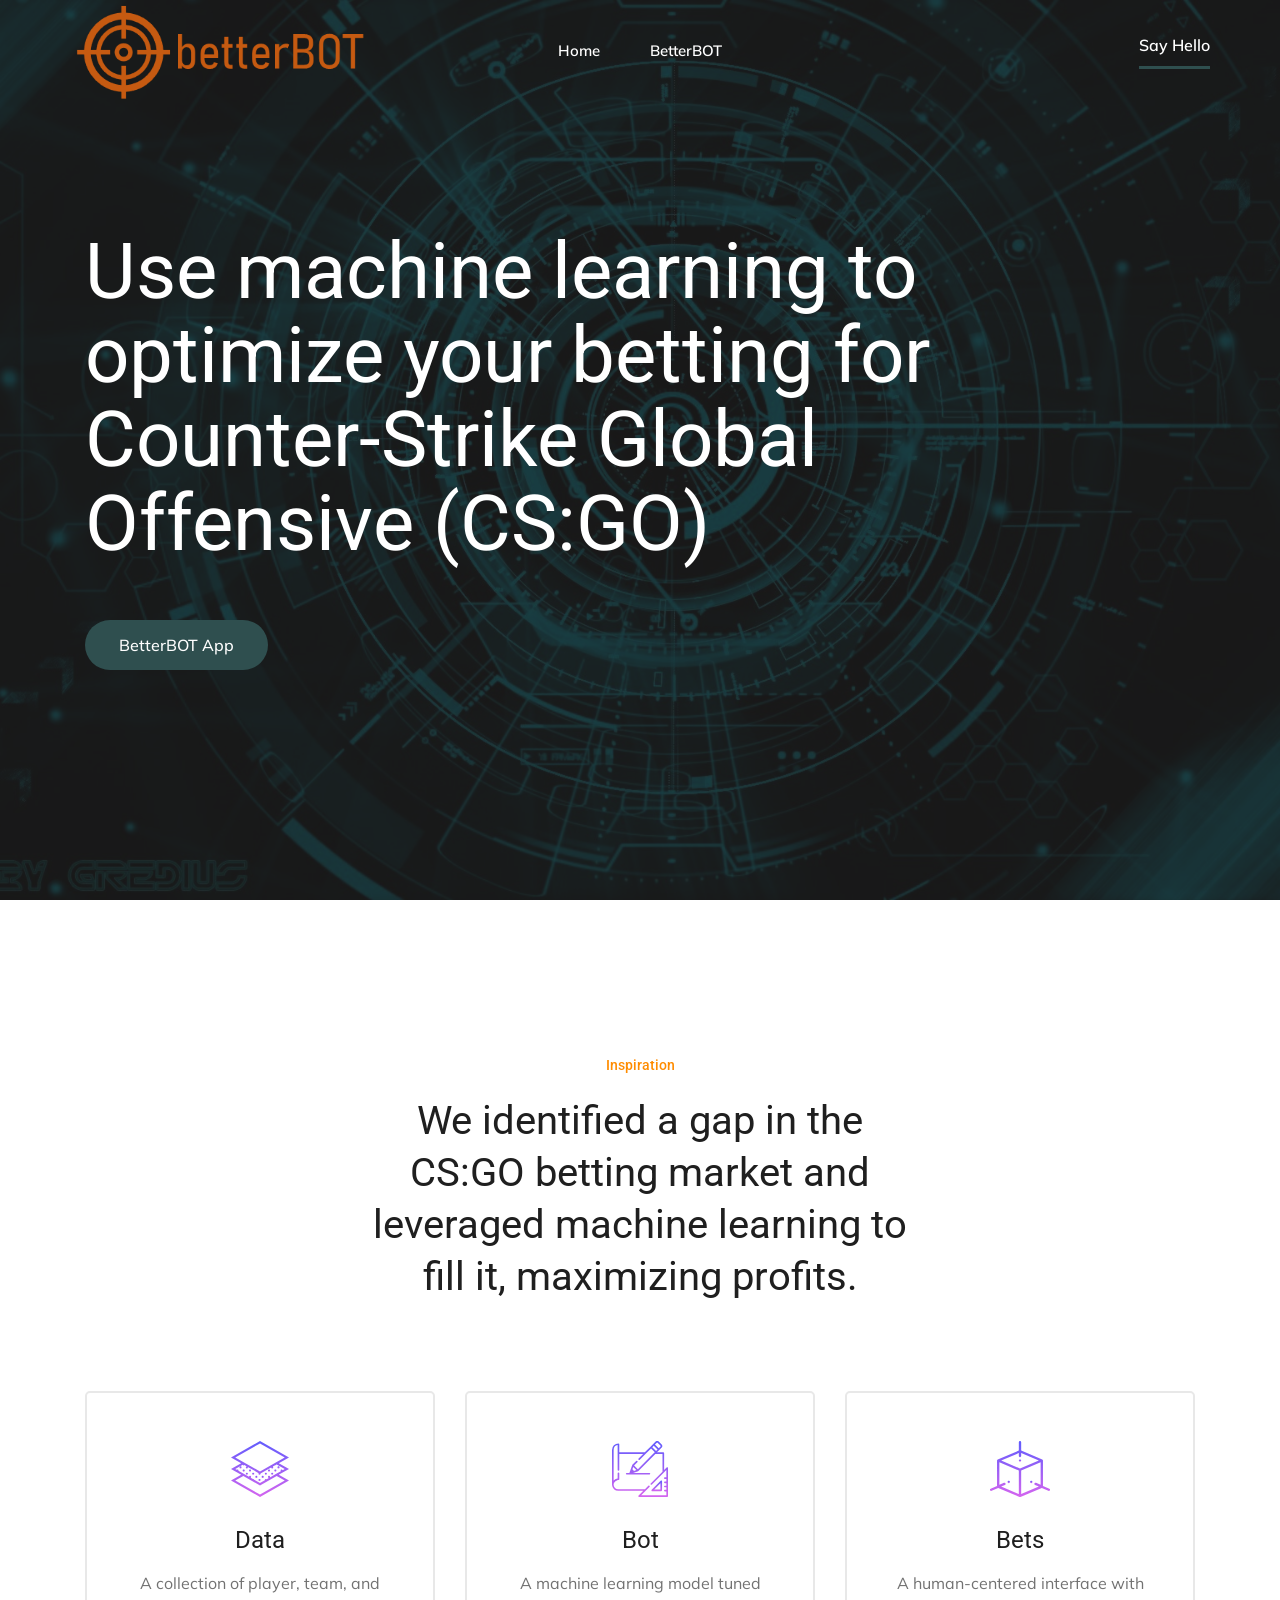
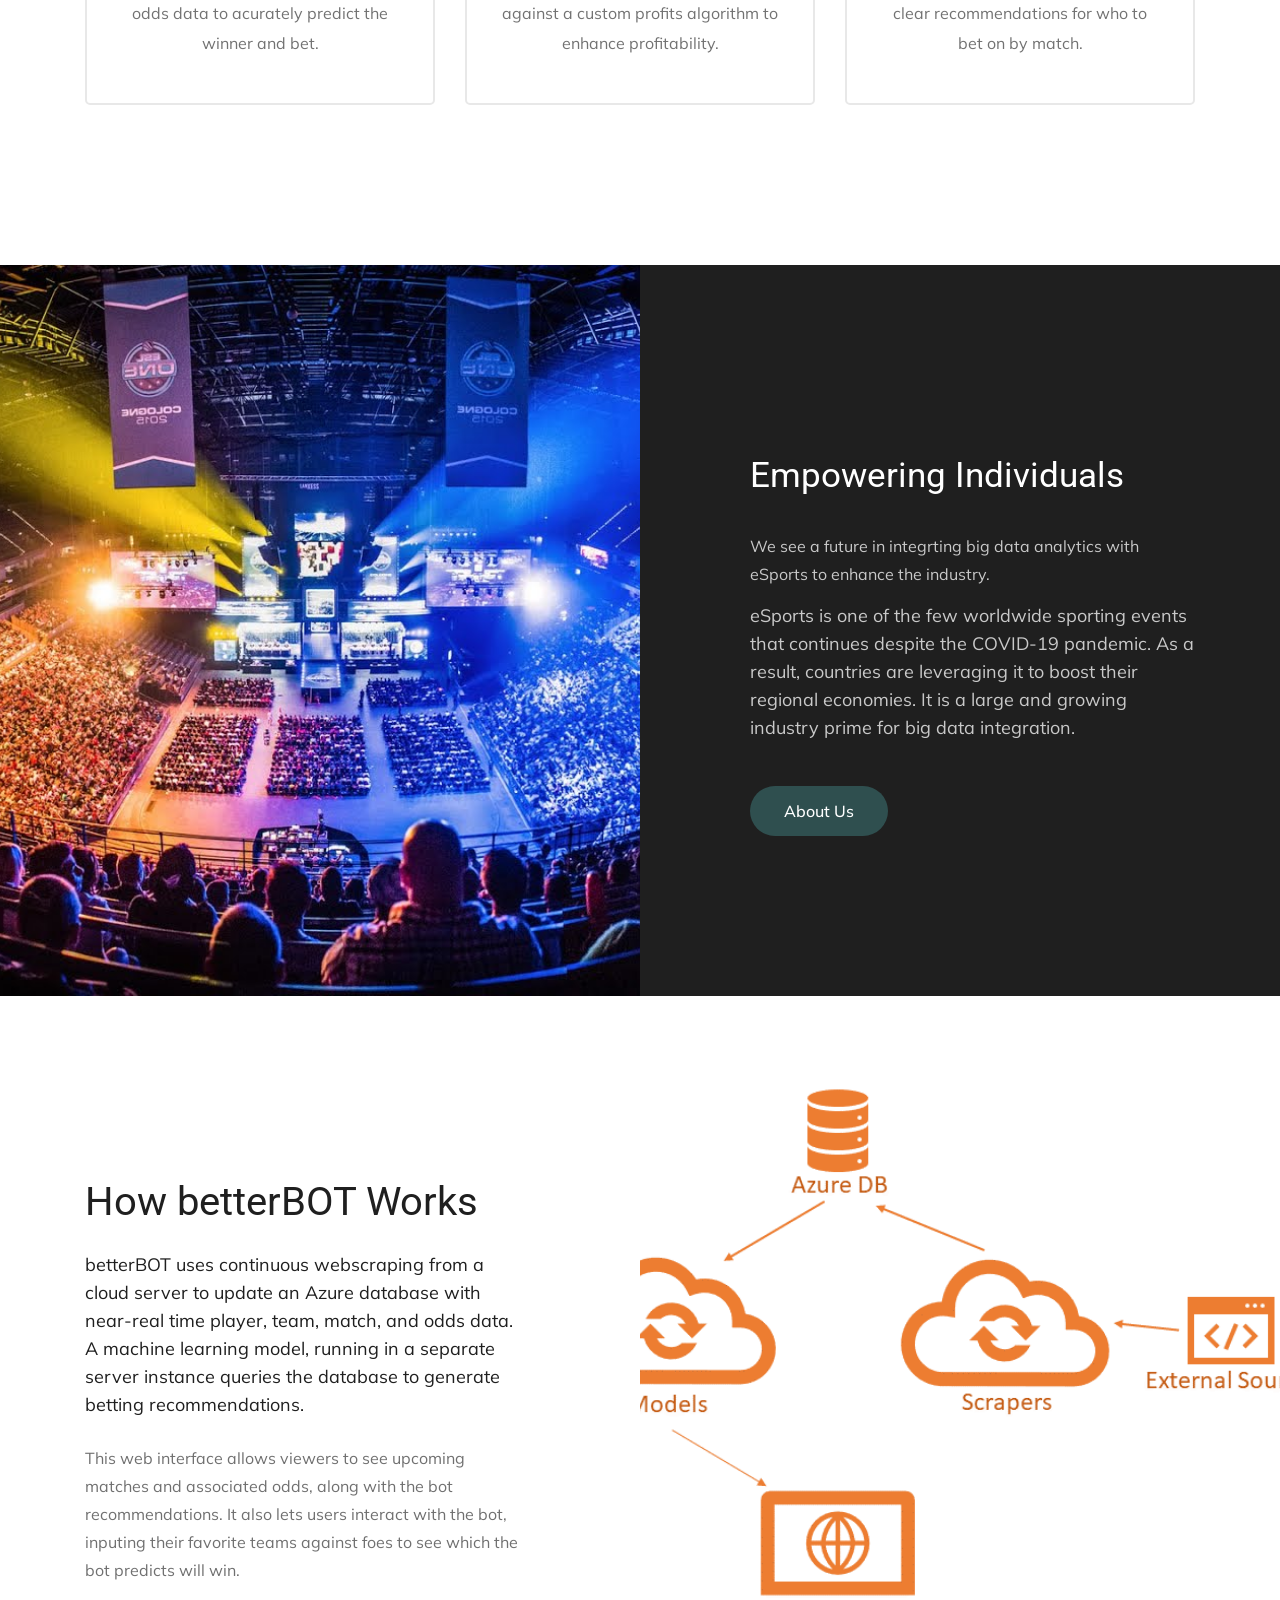
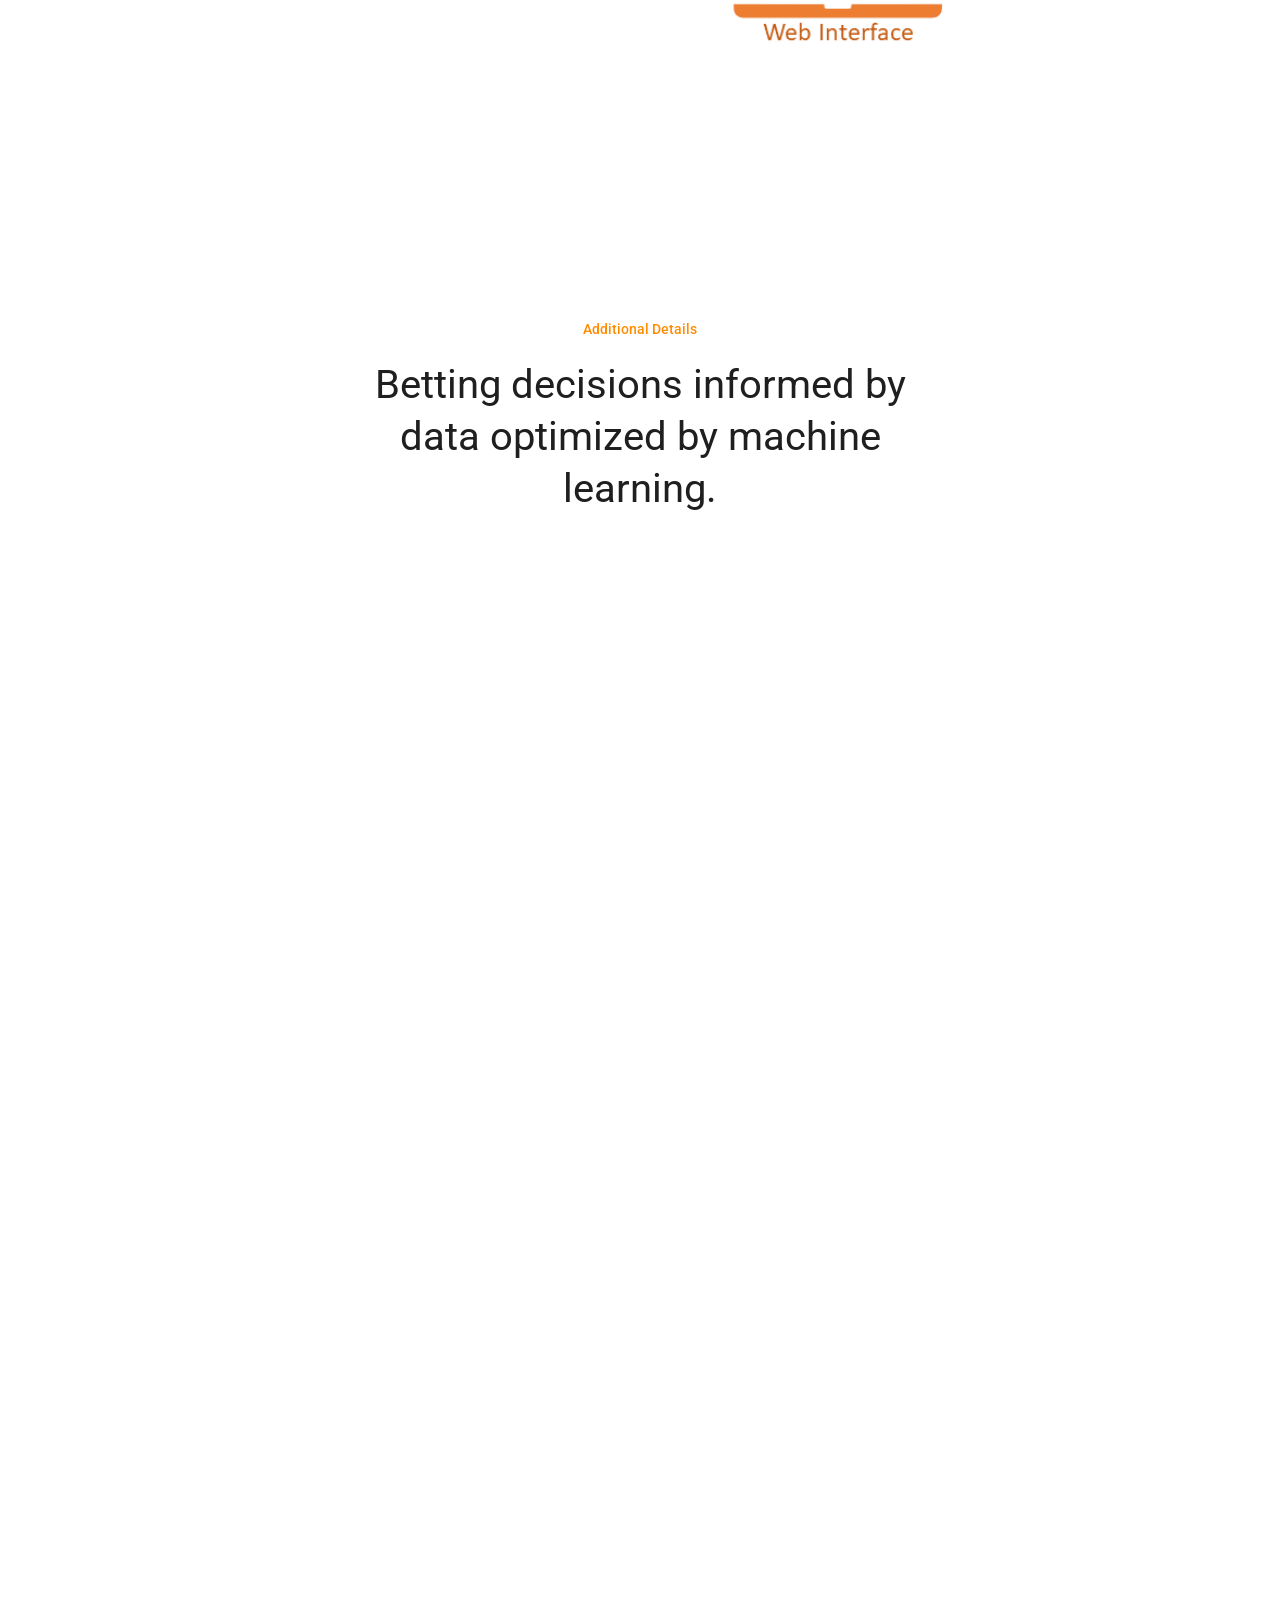
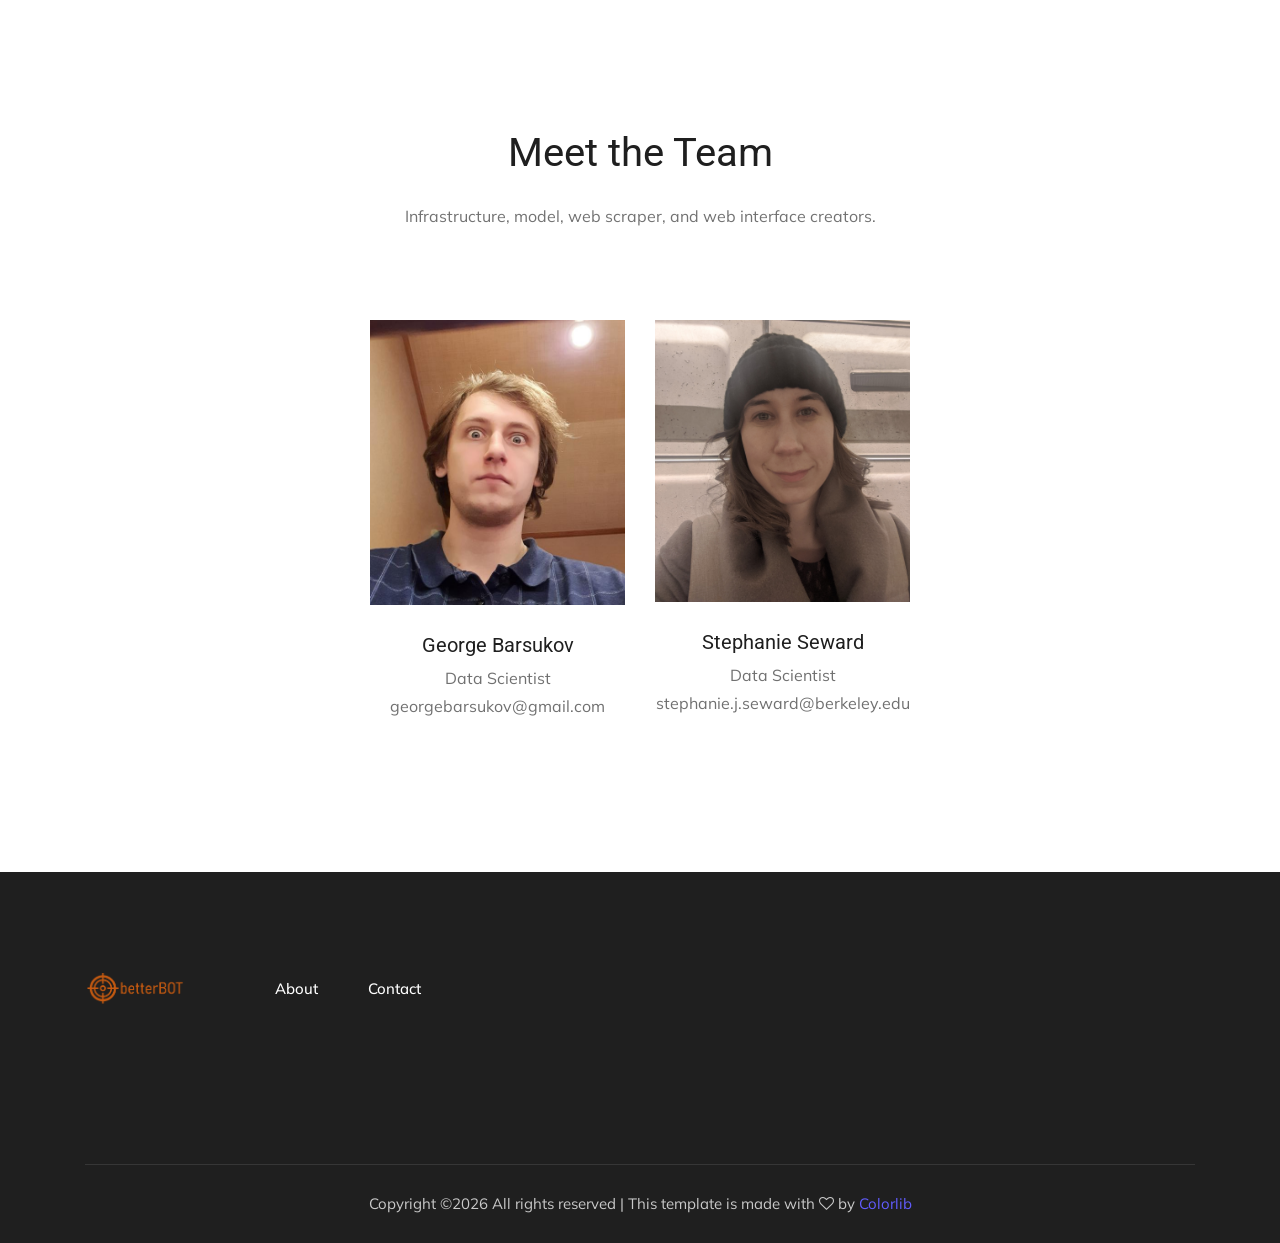
<file: DataViz/CapstoneStory_eSportsBetting/index.html>
<!doctype html>
<html class="no-js" lang="zxx">

<head>
    <meta charset="utf-8">
    <meta http-equiv="x-ua-compatible" content="ie=edge">
    <title>home</title>
    <meta name="description" content="">
    <meta name="viewport" content="width=device-width, initial-scale=1">

    <!-- <link rel="manifest" href="site.webmanifest"> -->
    <!-- Place favicon.ico in the root directory -->

    <!-- CSS here -->
    <link rel="stylesheet" href="css/bootstrap.min.css">
    <link rel="stylesheet" href="css/owl.carousel.min.css">
    <link rel="stylesheet" href="css/magnific-popup.css">
    <link rel="stylesheet" href="css/font-awesome.min.css">
    <link rel="stylesheet" href="css/themify-icons.css">
    <link rel="stylesheet" href="css/nice-select.css">
    <link rel="stylesheet" href="css/flaticon.css">
    <link rel="stylesheet" href="css/gijgo.css">
    <link rel="stylesheet" href="css/animate.min.css">
    <link rel="stylesheet" href="css/slick.css">
    <link rel="stylesheet" href="css/slicknav.css">
    <link rel="stylesheet" href="css/style.css">
    <!-- <link rel="stylesheet" href="css/responsive.css"> -->
</head>

<body>
    <!--[if lte IE 9]>
            <p class="browserupgrade">You are using an <strong>outdated</strong> browser. Please <a href="https://browsehappy.com/">upgrade your browser</a> to improve your experience and security.</p>
        <![endif]-->

    <!-- header-start -->
    <header>
        <div class="header-area ">
            <div id="sticky-header" class="main-header-area">
                <div class="container-fluid p-0">
                    <div class="row align-items-center no-gutters">
                        <div class="col-xl-2 col-lg-2">
                            <div class="logo-img">
                                <a href="index.html">
                                    <img src="img/logo.png" alt="" style="width: 300px">
                                </a>
                            </div>
                        </div>
                        <div class="col-xl-8 col-lg-8">
                            <div class="main-menu  d-none d-lg-block text-center">
                                <nav>
                                    <ul id="navigation">
                                        <li><a class="active" href="index.html">home</a></li>
                                        <li><a href="http://www.demo-betterbot.com/home/">betterBOT</a>
                                         
                                        </li>

                        
                                </nav>
                            </div>
                        </div>
                        <div class="col-lg-2 d-none d-lg-block">
                            <div class="log_chat_area d-flex align-items-end">
                                <a href="#contact_us"  class="say_hi">Say Hello</a>
                            </div>
                        </div>
                        <div class="col-12">
                            <div class="mobile_menu d-block d-lg-none"></div>
                        </div>
                    </div>
                </div>
            </div>
        </div>
    </header>
    <!-- header-end -->

    <!-- slider_area_start -->
    <div class="slider_area">
        <div class="single_slider  d-flex align-items-center slider_bg_1 overlay">
            <div class="container">
                <div class="row align-items-center justify-content-start">
                    <div class="col-lg-10 col-md-10">
                        <div class="slider_text">
                            <h3 class="wow fadeInLeft" data-wow-duration="1s" data-wow-delay=".1s">
                                Use machine learning to optimize your betting for Counter-Strike Global Offensive (CS:GO)

                            </h3>
                            <a class="boxed-btn3 wow fadeInLeft"  data-wow-duration="1s" data-wow-delay=".2s" href="http://www.demo-betterbot.com/home/">betterBOT App</a>
                        </div>
                    </div>
                </div>
            </div>
        </div>
    </div>
    <!-- slider_area_end -->

    <!-- service_area  -->
    <div class="service_area">
        <div class="container">
            <div class="row justify-content-center">
                <div class="col-lg-6">
                    <div class="section_title text-center mb-70">
                        <span class="wow fadeInUp" data-wow-duration="1s" data-wow-delay=".1s" >Inspiration</span>
                        <h3 class="wow fadeInUp" data-wow-duration="1.2s" data-wow-delay=".2s">We identified a gap in the CS:GO betting market and leveraged machine learning to fill it, maximizing profits.</h3>
                    </div>
                </div>
            </div>
            <div class="row">
                <div class="col-xl-4 col-md-4">
                    <div class="single_service text-center wow fadeInLeft" data-wow-duration="1.2s" data-wow-delay=".4s">
                        <div class="icon">
                            <img src="img/svg_icon/1.svg" alt="">
                        </div>
                        <h3>Data</h3>
                        <p>A collection of player, team, and odds data to acurately predict the winner and bet.</p>
                    </div>
                </div>
                <div class="col-xl-4 col-md-4">
                    <div class="single_service text-center wow fadeInUp" data-wow-duration="1s" data-wow-delay=".3s">
                        <div class="icon">
                            <img src="img/svg_icon/2.svg" alt="">
                        </div>
                        <h3>Bot</h3>
                        <p>A machine learning model tuned against a custom profits algorithm to enhance profitability.</p>
                    </div>
                </div>
                <div class="col-xl-4 col-md-4">
                    <div class="single_service text-center wow fadeInRight" data-wow-duration="1.2s" data-wow-delay=".4s">
                        <div class="icon">
                            <img src="img/svg_icon/3.svg" alt="">
                        </div>
                        <h3>Bets</h3>
                        <p>A human-centered interface with clear recommendations for who to bet on by match.</p>

                    </div>

                </div>
            </div>
        </div>
    </div>
    <!--/ service_area  -->
    <a name = 'about'></a>
    <div class="about_area">
        <div class="container">
            <div class="row justify-content-end">
                <div class="col-lg-5 offset-lg-1">
                    <div class="about_info">
                        <div class="section_title white_text">
                            
                            <h3 class="wow fadeInUp" data-wow-duration="1s" data-wow-delay=".4s">Empowering Individuals </h3>
                            <p class="mid_text wow fadeInUp" data-wow-duration="1s" data-wow-delay=".5s">We see a future in integrting big data analytics with eSports to enhance the industry.</p>
                            <p class="last_text wow fadeInUp" data-wow-duration="1s" data-wow-delay=".6s">eSports is one of the few worldwide sporting events that continues despite the COVID-19 pandemic. As a result, countries are leveraging it to boost their regional economies. It is a large and growing industry prime for big data integration.</p>
                            <a href="#" class="boxed-btn3 wow fadeInUp" data-wow-duration="1s" data-wow-delay=".7s">About Us</a>
                        </div>
                    </div>
                </div>
            </div>
        </div>
    </div>

   

    <div class="how_we_work_area">
        <div class="container">
            <div class="row">
                <div class="col-lg-5">
                    <div class="work_info">
                        <div class="section_title">
                            <h3 class="wow fadeInLeft" data-wow-duration="1s" data-wow-delay=".3s">How betterBOT Works</h3>
                            <p class="mid_text wow fadeInLeft" data-wow-duration="1s" data-wow-delay=".4s">betterBOT uses continuous webscraping from a cloud server to update an Azure database with near-real time player, team, match, and odds data. A machine learning model, running in a separate server instance queries the database to generate betting recommendations.</p>
                            <p class="last_p wow fadeInRight" data-wow-duration="1s" data-wow-delay=".5s">This web interface allows viewers to see upcoming matches and associated odds, along with the bot recommendations. It also lets users interact with the bot, inputing their favorite teams against foes to see which the bot predicts will win.</p>
                        </div>
                       
                           
                        </div>
                    </div>
                </div>
            </div>
        </div>

    </div>


    <!-- service_area  -->
    <div class="service_area">
        <div class="container">
            <div class="row justify-content-center">
                <div class="col-lg-6">
                    <div class="section_title text-center mb-70">
                        <span class="wow fadeInUp" data-wow-duration="1s" data-wow-delay=".1s" >Additional Details</span>
                        <h3 class="wow fadeInUp" data-wow-duration="1.2s" data-wow-delay=".2s">Betting decisions informed by data optimized by machine learning.</h3>
                    </div>
                </div>
            </div>
            <div class="row">
             <iframe src="https://docs.google.com/presentation/d/e/2PACX-1vR4RLeYkhO1Kbz8gFvRKHo7CrFOT2-aoZ_9g2Umi8-pqT7TdYdBlSFfY5HuIpTl_thK4xszQiEogYjL/embed?start=false&loop=false&delayms=60000" frameborder="0" width="1440" height="839" allowfullscreen="true" mozallowfullscreen="true" webkitallowfullscreen="true"></iframe>

    
            </div>
        </div>
    </div>
    <!--/ service_area  -->

    <!-- team_member_start -->
    
    
    <a name = contact_us>
    <div class="team_area ">
        
        <div class="container">
            <div class="row justify-content-center">
                <div class="col-lg-6">
                    <div class="section_title text-center mb-90">
                    	

                        <h3 class="wow fadeInUp" data-wow-duration="1s" data-wow-delay=".3s">Meet the Team</h3><a>
                        		
                        <p class="wow fadeInUp" data-wow-duration="1s" data-wow-delay=".6s">Infrastructure, model, web scraper, and web interface creators.</p>
                        
                    </div>
                </div>
            </div>
            <div class="row">
                <div class="col-lg-3 col-md-6">
                    <div class="single_team wow fadeInUp" data-wow-duration="1s" data-wow-delay=".2s">
                        <div class="team_thumb">
                            
                            <div class="team_hover">
                                <div class="hover_inner text-center">
                                    <ul>
                                        <li><a href="#"> <i class="fa fa-facebook"></i> </a></li>
                                        <li><a href="#"> <i class="fa fa-twitter"></i> </a></li>
                                        <li><a href="#"> <i class="fa fa-instagram"></i> </a></li>
                                    </ul>
                                </div>
                            </div>
                        </div>
                        <div class="team_title text-center">
                         
                        </div>
                    </div>
                </div>
                <div class="col-lg-3 col-md-6">
                    <div class="single_team wow fadeInUp" data-wow-duration="1s" data-wow-delay=".4s">
                        <div class="team_thumb">
                            <img src="img/team/2.png" alt="">
                            <div class="team_hover">
                                <div class="hover_inner text-center">
                                    <ul>
                                        
                                        <li><a href="https://www.linkedin.com/in/georgebarsukov/"> <i class="fa fa-linkedin"></i> </a></li>
                                        
                                    </ul>
                                </div>
                            </div>
                        </div>
                        <div class="team_title text-center">
                            <h3>George Barsukov</h3>
                            <p>Data Scientist</p>
                            <p>georgebarsukov@gmail.com</p>
                        </div>
                    </div>
                </div>
                <div class="col-lg-3 col-md-6">
                    <div class="single_team wow fadeInUp" data-wow-duration="1s" data-wow-delay=".6s">
                        <div class="team_thumb">
                            <img src="img/team/3.png" alt="">
                            <div class="team_hover">
                                <div class="hover_inner text-center">
                                    <ul>
                                       
                                        <li><a href="https://www.linkedin.com/in/stephanie-seward/"> <i class="fa fa-linkedin"></i> </a></li>
                                        
                                    </ul>
                                </div>
                            </div>
                        </div>
                        <div class="team_title text-center">
                            <h3>Stephanie Seward</h3>
                            <p>Data Scientist</p>
                            <p>stephanie.j.seward@berkeley.edu</p>
                        </div>
                    </div>
                </div>
               
            </div>

        </div>
    </div>
    <!--/ team_member_end -->

   

    


    <!-- footer start -->
    <footer class="footer">
        <div class="footer_top">
            <div class="container">
                <div class="row align-items-center">
                    <div class="col-lg-2 col-md-3">
                        <div class="footer_logo wow fadeInRight" data-wow-duration="1s" data-wow-delay=".3s">
                            <a href="index.html">
                                <img src="img/logo.png" alt="" style='width:100px'>
                            </a>
                        </div>
                    </div>
                    <div class="col-xl-7 col-lg-7 col-md-9">
                        <div class="menu_links">
                            <ul>
                                <li><a class="wow fadeInDown" data-wow-duration="1s" data-wow-delay=".2s" href="#about">About</a class="wow fadeInUp" data-wow-duration="1s" data-wow-delay=".3s"></li>
                                
                                <li><a class="wow fadeInDown" data-wow-duration="1s" data-wow-delay="1.1s" href="#contact_us">Contact</a></li>
                            </ul>
                        </div>
                    </div>
                    <div class="col-lg-3 col-md-12">
                        
                    </div>
                </div>
            </div>
        </div>
        <div class="copy-right_text">
            <div class="container">
                <div class="footer_border"></div>
                <div class="row">
                    <div class="col-xl-12">
                        <p class="copy_right text-center wow fadeInUp" data-wow-duration="1s" data-wow-delay="1.3s">
                            <!-- Link back to Colorlib can't be removed. Template is licensed under CC BY 3.0. -->
Copyright &copy;<script>document.write(new Date().getFullYear());</script> All rights reserved | This template is made with <i class="fa fa-heart-o" aria-hidden="true"></i> by <a href="https://colorlib.com" target="_blank">Colorlib</a>
<!-- Link back to Colorlib can't be removed. Template is licensed under CC BY 3.0. -->
                        </p>
                    </div>
                </div>
            </div>
        </div>
    </footer>
    <!--/ footer end  -->

    <!-- JS here -->
    <script src="js/vendor/modernizr-3.5.0.min.js"></script>
    <script src="js/vendor/jquery-1.12.4.min.js"></script>
    <script src="js/popper.min.js"></script>
    <script src="js/bootstrap.min.js"></script>
    <script src="js/owl.carousel.min.js"></script>
    <script src="js/isotope.pkgd.min.js"></script>
    <script src="js/ajax-form.js"></script>
    <script src="js/waypoints.min.js"></script>
    <script src="js/jquery.counterup.min.js"></script>
    <script src="js/imagesloaded.pkgd.min.js"></script>
    <script src="js/scrollIt.js"></script>
    <script src="js/jquery.scrollUp.min.js"></script>
    <script src="js/wow.min.js"></script>
    <script src="js/nice-select.min.js"></script>
    <script src="js/jquery.slicknav.min.js"></script>
    <script src="js/jquery.magnific-popup.min.js"></script>
    <script src="js/plugins.js"></script>
    <script src="js/gijgo.min.js"></script>

    <!--contact js-->
    <script src="js/contact.js"></script>
    <script src="js/jquery.ajaxchimp.min.js"></script>
    <script src="js/jquery.form.js"></script>
    <script src="js/jquery.validate.min.js"></script>
    <script src="js/mail-script.js"></script>

    <script src="js/main.js"></script>
</body>

</html>
</file>
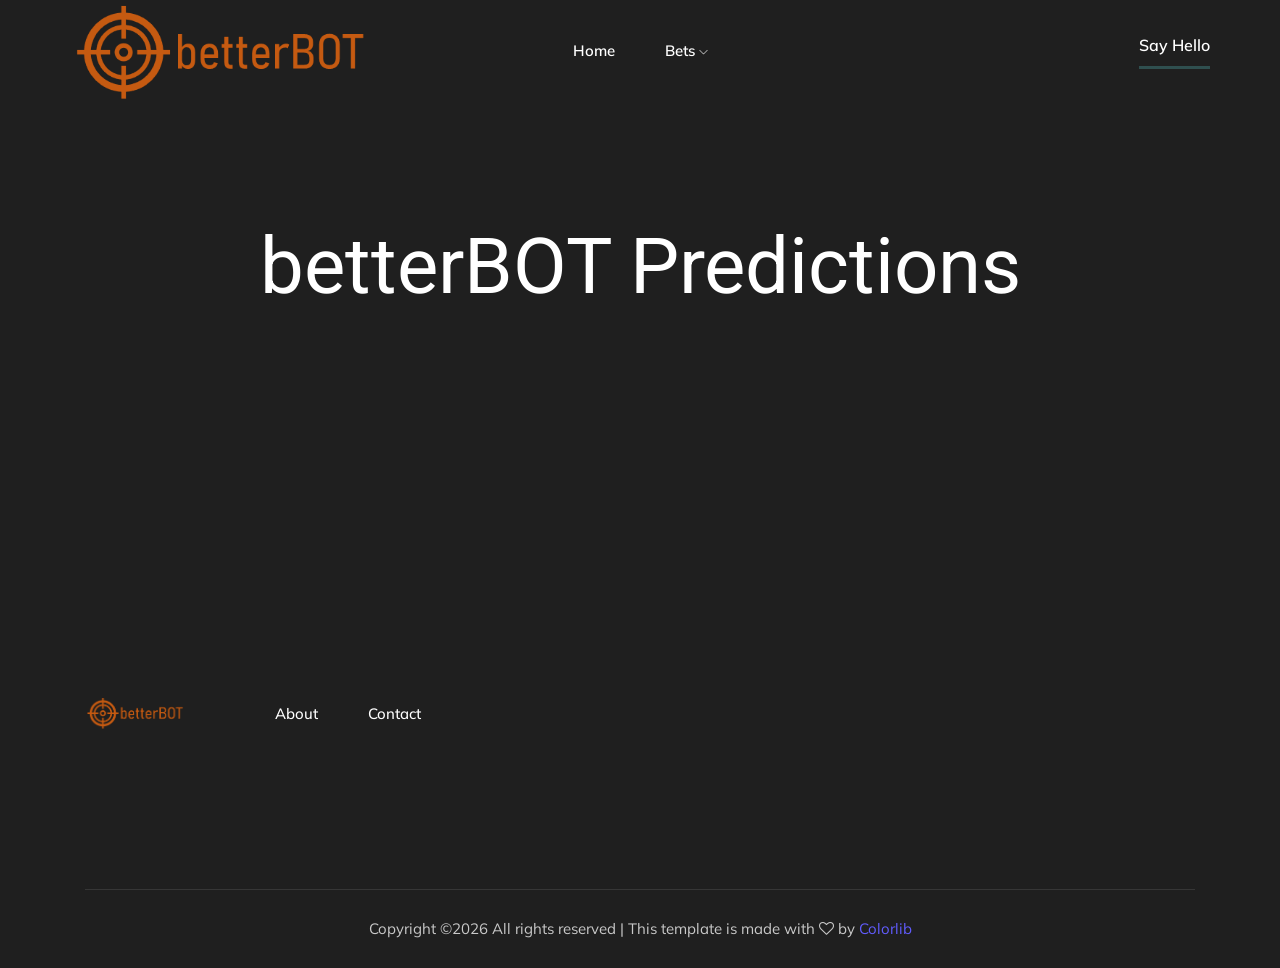
<file: DataViz/CapstoneStory_eSportsBetting/about.html>
<!doctype html>
<html class="no-js" lang="zxx">

<head>
    <meta charset="utf-8">
    <meta http-equiv="x-ua-compatible" content="ie=edge">
    <title>wildBOT</title>
    <meta name="description" content="">
    <meta name="viewport" content="width=device-width, initial-scale=1">

    <!-- <link rel="manifest" href="site.webmanifest"> -->
    <!-- Place favicon.ico in the root directory -->

    <!-- CSS here -->
    <link rel="stylesheet" href="css/bootstrap.min.css">
    <link rel="stylesheet" href="css/owl.carousel.min.css">
    <link rel="stylesheet" href="css/magnific-popup.css">
    <link rel="stylesheet" href="css/font-awesome.min.css">
    <link rel="stylesheet" href="css/themify-icons.css">
    <link rel="stylesheet" href="css/nice-select.css">
    <link rel="stylesheet" href="css/flaticon.css">
    <link rel="stylesheet" href="css/gijgo.css">
    <link rel="stylesheet" href="css/animate.min.css">
    <link rel="stylesheet" href="css/slick.css">
    <link rel="stylesheet" href="css/slicknav.css">
    <link rel="stylesheet" href="css/style.css">
    <!-- <link rel="stylesheet" href="css/responsive.css"> -->
</head>

<body>
    <!--[if lte IE 9]>
            <p class="browserupgrade">You are using an <strong>outdated</strong> browser. Please <a href="https://browsehappy.com/">upgrade your browser</a> to improve your experience and security.</p>
        <![endif]-->

    <!-- header-start -->
    <header>
        <div class="header-area ">
            <div id="sticky-header" class="main-header-area">
                <div class="container-fluid p-0">
                    <div class="row align-items-center no-gutters">
                        <div class="col-xl-2 col-lg-2">
                            <div class="logo-img">
                                <a href="index.html">
                                    <img src="img/logo.png" alt="" style="width: 300px">
                                </a>
                            </div>
                        </div>
                        <div class="col-xl-8 col-lg-8">
                            <div class="main-menu  d-none d-lg-block text-center">
                                <nav>
                                    <ul id="navigation">
                                        <li><a class="active" href="index.html">home</a></li>
                                        <li><a href="portfolio_details.html">Bets <i class="ti-angle-down"></i></a>
                                            <ul class="submenu">
                                                <li><a href="portfolio_details.html">Upcoming Matches</a></li>
                                                <li><a href="about.html">wildBOT-select your teams</a></li>
                                            </ul>
                                        </li>

                        
                                </nav>
                            </div>
                        </div>
                        <div class="col-lg-2 d-none d-lg-block">
                            <div class="log_chat_area d-flex align-items-end">
                                <a href="#" target="_black" class="say_hi">Say Hello</a>
                            </div>
                        </div>
                        <div class="col-12">
                            <div class="mobile_menu d-block d-lg-none"></div>
                        </div>
                    </div>
                </div>
            </div>
        </div>
    </header>
    <!-- header-end -->

    <!-- portfolio_details_banner_start  -->
    <div class="portfolio_details_banner">
        <div class="container">
            <div class="row justify-content-center">
                <div class="col-lg-10">
                    <div class="details_info ">
                        <h3 class="wow fadeInDown" data-wow-duration="1s" data-wow-delay=".3s">betterBOT Predictions</h3>
                        

                        </div>
                    </div>
                </div>
            </div>
        </div>
    </div>
    <!-- portfolio_details_banner_end  -->

    <div class="portfolio_details_wrap">
        <div class="container">
            <div class="row justify-content-center">
                <div class="col-lg-10">
                    <div class="banner wow fadeInUp" data-wow-duration="1.5s" data-wow-delay=".3s">
                        
                        </div>
                    </div>
                </div>
            </div>
        </div>
    </div>



    
                        </div>
                    </div>
                </div>
            </div>
        </div>
    </div>
    
    <!-- footer start -->
    <footer class="footer">
        <div class="footer_top">
            <div class="container">
                <div class="row align-items-center">
                    <div class="col-lg-2 col-md-3">
                        <div class="footer_logo wow fadeInRight" data-wow-duration="1s" data-wow-delay=".3s">
                            <a href="index.html">
                                <img src="img/logo.png" alt="" style='width:100px'>
                            </a>
                        </div>
                    </div>
                    <div class="col-xl-7 col-lg-7 col-md-9">
                        <div class="menu_links">
                            <ul>
                                <li><a class="wow fadeInDown" data-wow-duration="1s" data-wow-delay=".2s" href="#about">About</a class="wow fadeInUp" data-wow-duration="1s" data-wow-delay=".3s"></li>
                                
                                <li><a class="wow fadeInDown" data-wow-duration="1s" data-wow-delay="1.1s" href="#contact_us">Contact</a></li>
                            </ul>
                        </div>
                    </div>
                    <div class="col-lg-3 col-md-12">
                        
                    </div>
                </div>
            </div>
        </div>
        <div class="copy-right_text">
            <div class="container">
                <div class="footer_border"></div>
                <div class="row">
                    <div class="col-xl-12">
                        <p class="copy_right text-center wow fadeInUp" data-wow-duration="1s" data-wow-delay="1.3s">
                            <!-- Link back to Colorlib can't be removed. Template is licensed under CC BY 3.0. -->
Copyright &copy;<script>document.write(new Date().getFullYear());</script> All rights reserved | This template is made with <i class="fa fa-heart-o" aria-hidden="true"></i> by <a href="https://colorlib.com" target="_blank">Colorlib</a>
<!-- Link back to Colorlib can't be removed. Template is licensed under CC BY 3.0. -->
                        </p>
                    </div>
                </div>
            </div>
        </div>
    </footer>
    <!--/ footer end  -->

    <!-- JS here -->
    <script src="js/vendor/modernizr-3.5.0.min.js"></script>
    <script src="js/vendor/jquery-1.12.4.min.js"></script>
    <script src="js/popper.min.js"></script>
    <script src="js/bootstrap.min.js"></script>
    <script src="js/owl.carousel.min.js"></script>
    <script src="js/isotope.pkgd.min.js"></script>
    <script src="js/ajax-form.js"></script>
    <script src="js/waypoints.min.js"></script>
    <script src="js/jquery.counterup.min.js"></script>
    <script src="js/imagesloaded.pkgd.min.js"></script>
    <script src="js/scrollIt.js"></script>
    <script src="js/jquery.scrollUp.min.js"></script>
    <script src="js/wow.min.js"></script>
    <script src="js/nice-select.min.js"></script>
    <script src="js/jquery.slicknav.min.js"></script>
    <script src="js/jquery.magnific-popup.min.js"></script>
    <script src="js/plugins.js"></script>
    <script src="js/gijgo.min.js"></script>

    <!--contact js-->
    <script src="js/contact.js"></script>
    <script src="js/jquery.ajaxchimp.min.js"></script>
    <script src="js/jquery.form.js"></script>
    <script src="js/jquery.validate.min.js"></script>
    <script src="js/mail-script.js"></script>

    <script src="js/main.js"></script>
</body>

</html>
</file>
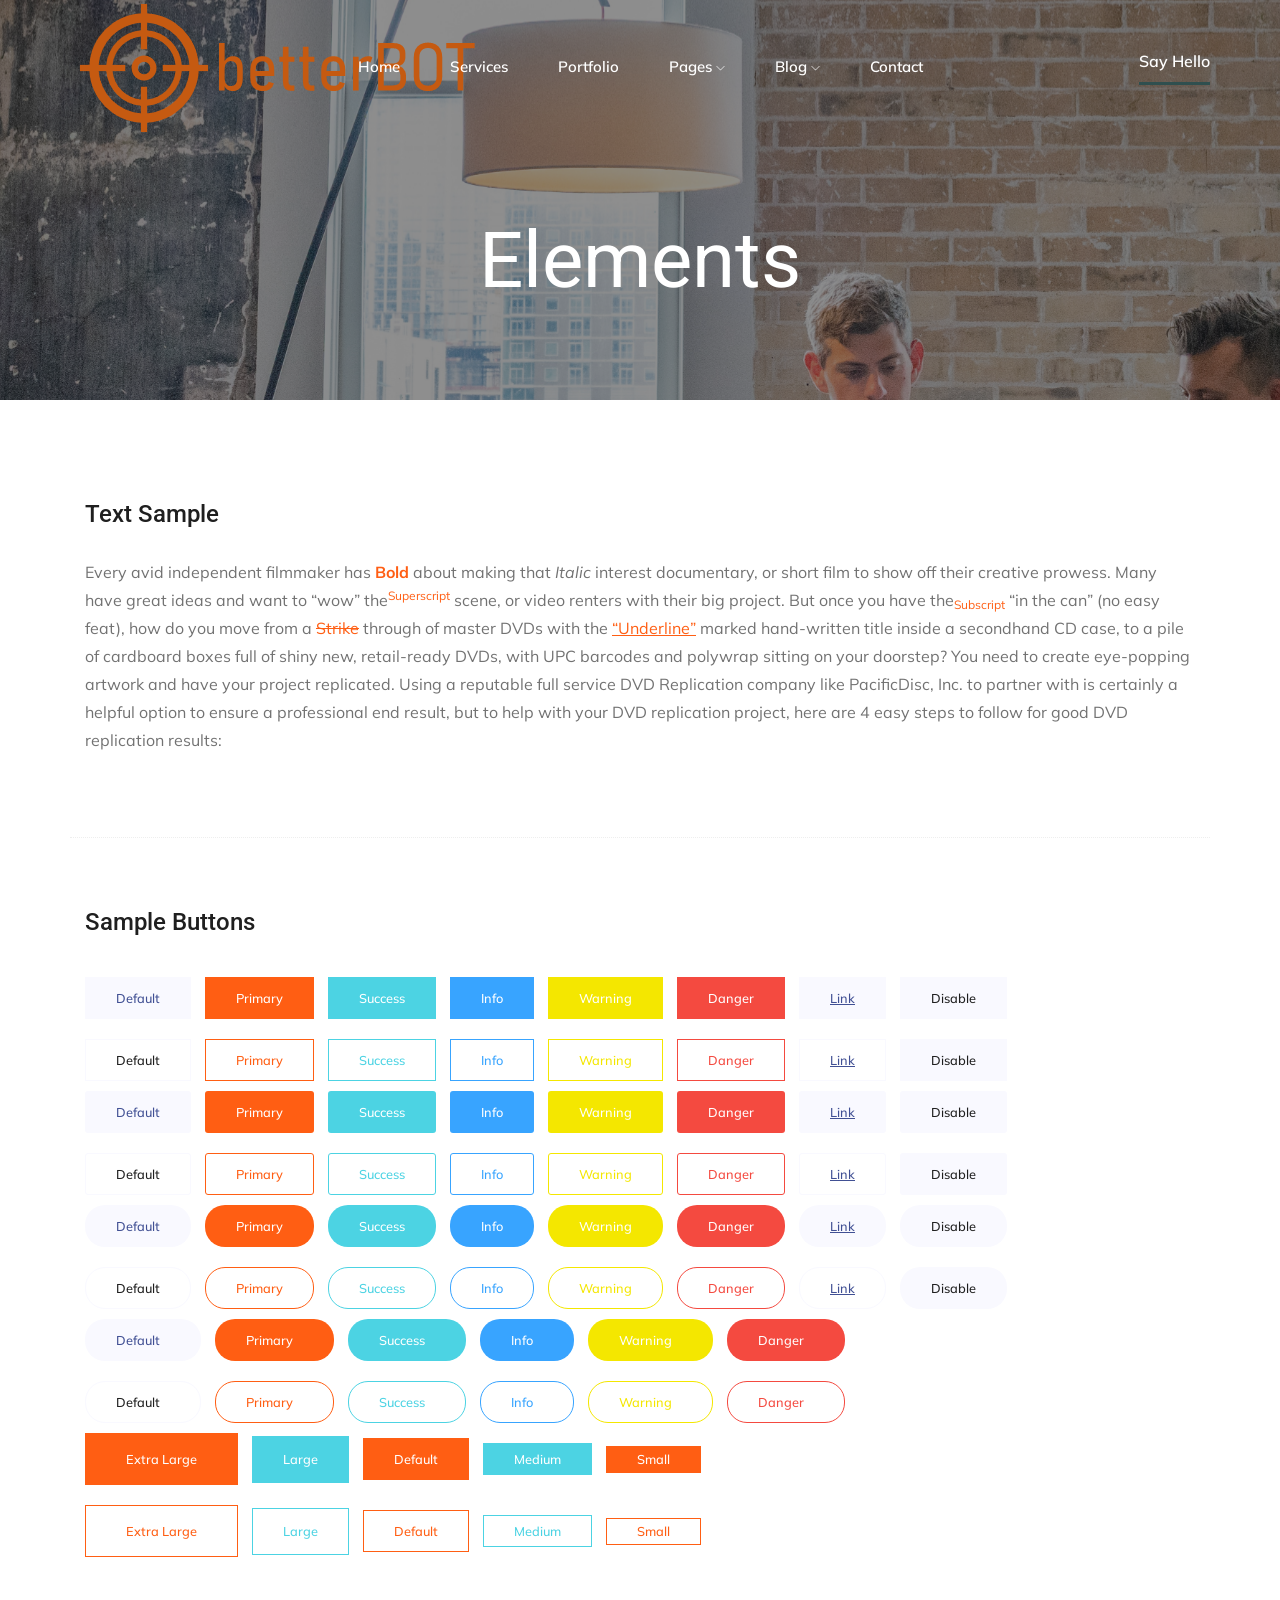
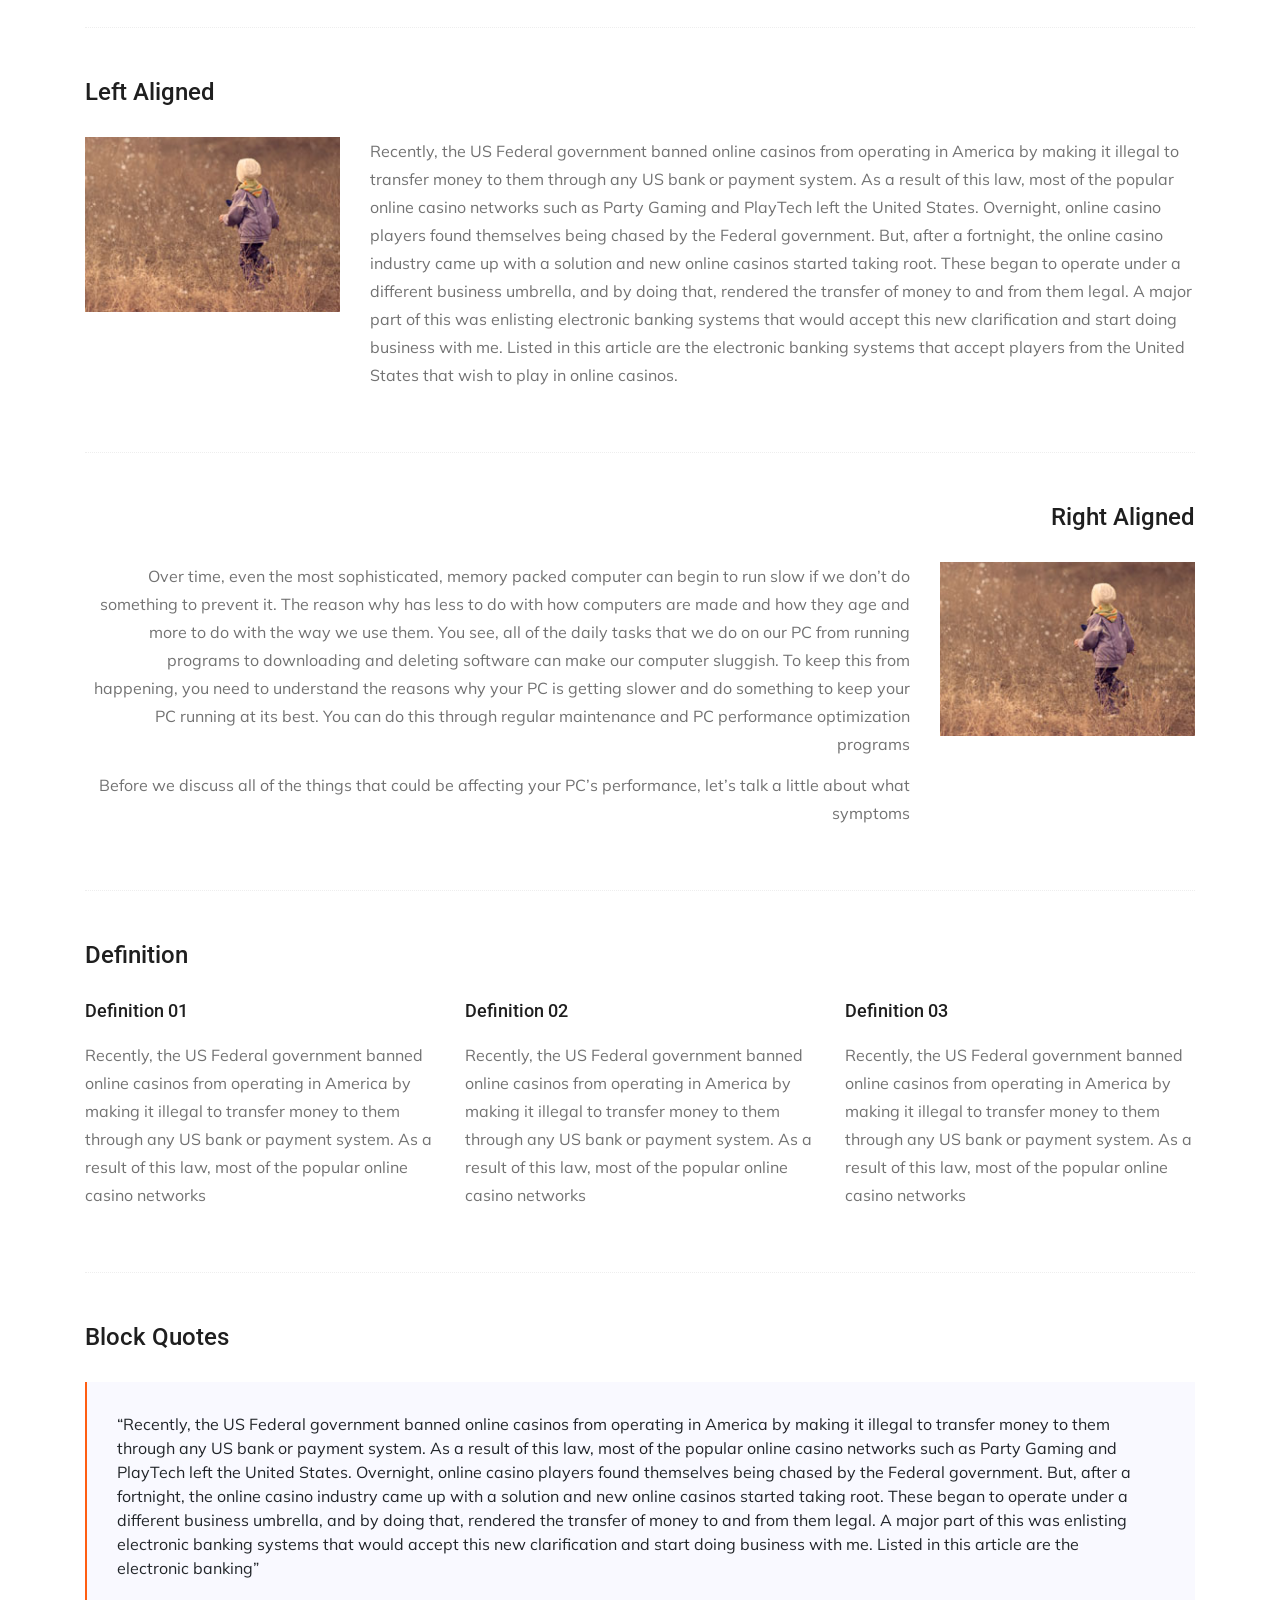
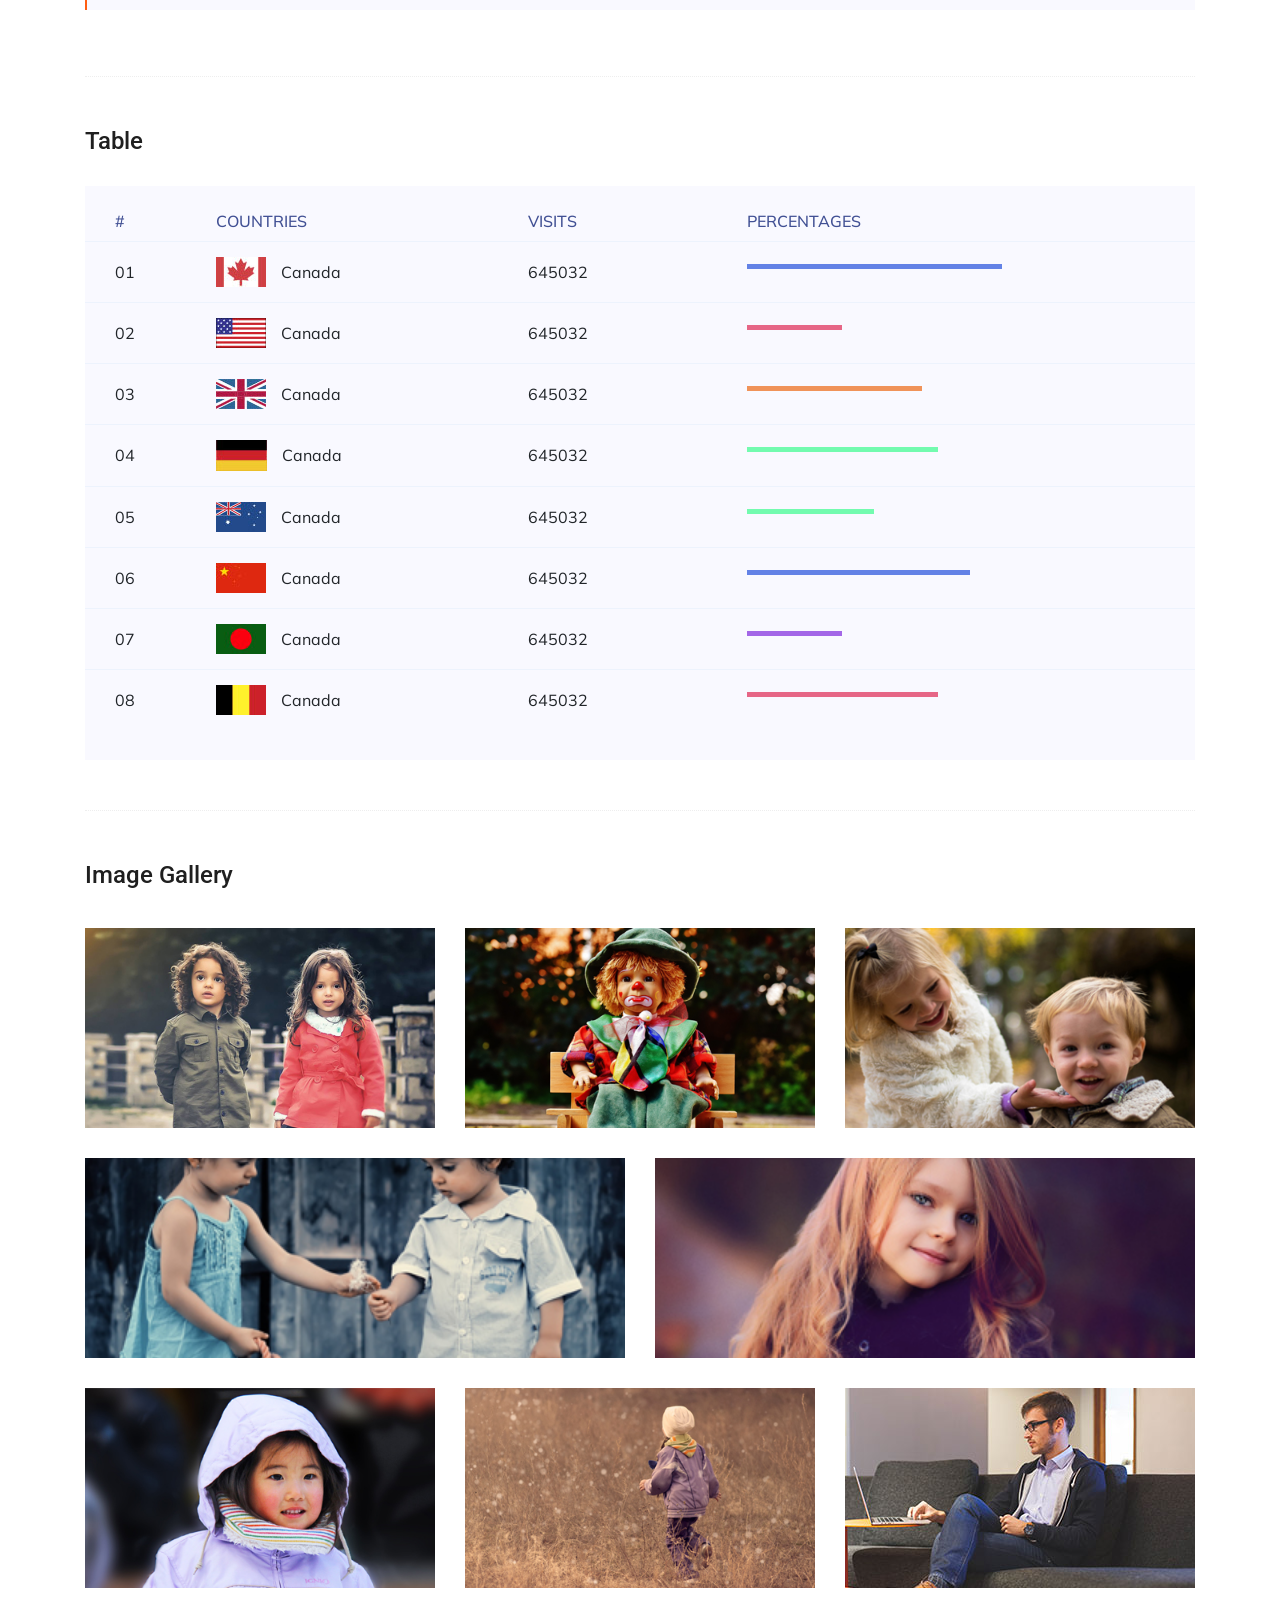
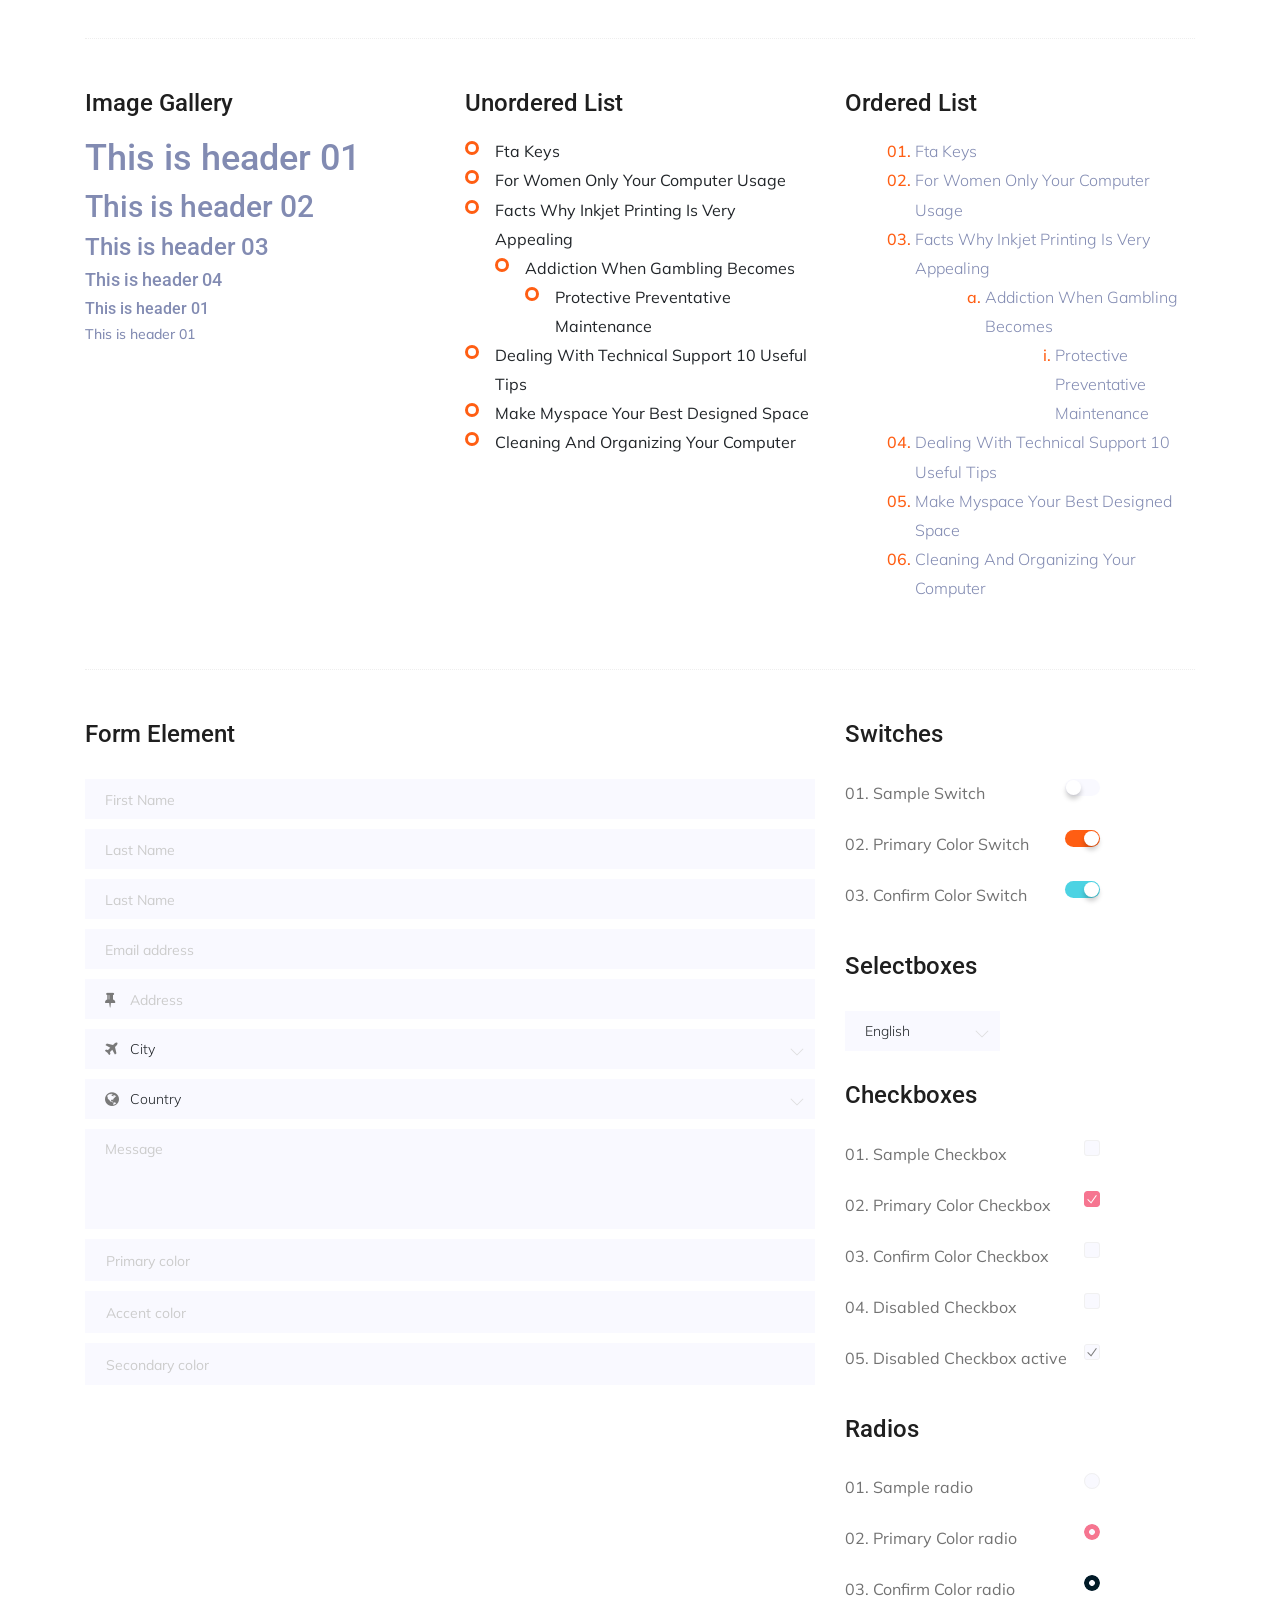
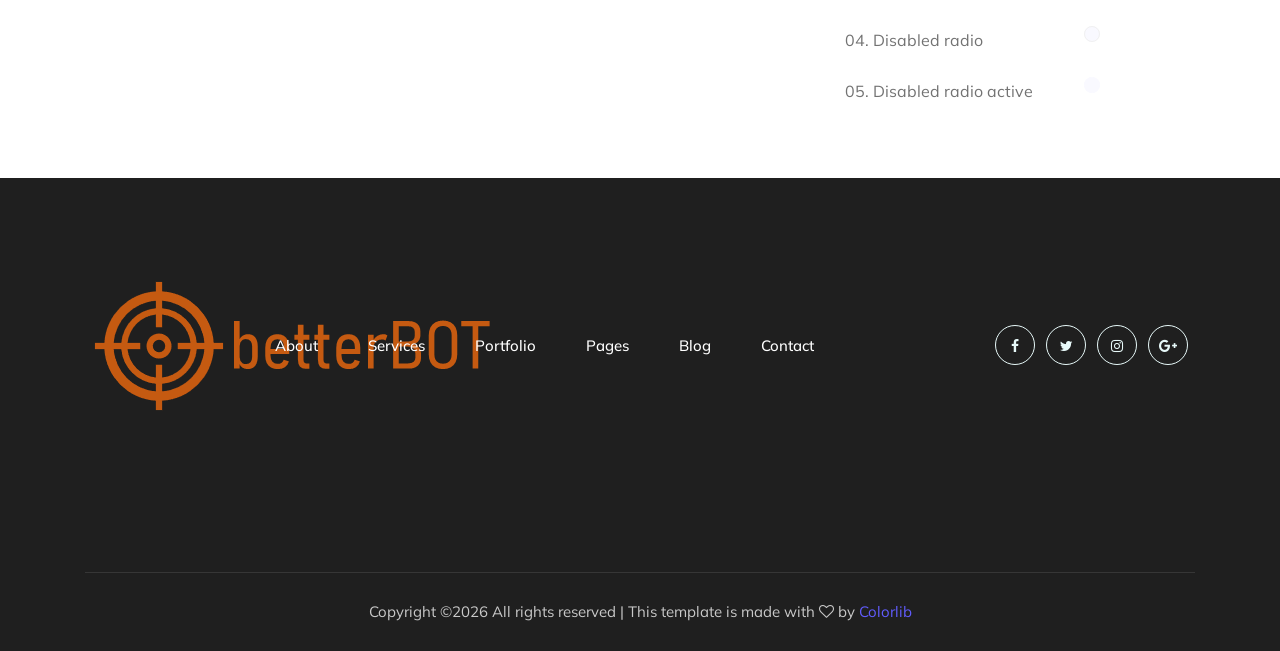
<file: DataViz/CapstoneStory_eSportsBetting/elements.html>
<!doctype html>
<html class="no-js" lang="zxx">

<head>
	<meta charset="utf-8">
	<meta http-equiv="x-ua-compatible" content="ie=edge">
	<title>StartUp</title>
	<meta name="description" content="">
	<meta name="viewport" content="width=device-width, initial-scale=1">

	<!-- <link rel="manifest" href="site.webmanifest"> -->
	<!-- Place favicon.ico in the root directory -->

	<!-- CSS here -->
	<link rel="stylesheet" href="css/bootstrap.min.css">
	<link rel="stylesheet" href="css/owl.carousel.min.css">
	<link rel="stylesheet" href="css/magnific-popup.css">
	<link rel="stylesheet" href="css/font-awesome.min.css">
	<link rel="stylesheet" href="css/themify-icons.css">
	<link rel="stylesheet" href="css/nice-select.css">
	<link rel="stylesheet" href="css/flaticon.css">
	<link rel="stylesheet" href="css/gijgo.css">
	<link rel="stylesheet" href="css/animate.min.css">
	<link rel="stylesheet" href="css/slicknav.css">
	<link rel="stylesheet" href="css/style.css">
	<!-- <link rel="stylesheet" href="css/responsive.css"> -->
</head>

<body>
	<!--[if lte IE 9]>
            <p class="browserupgrade">You are using an <strong>outdated</strong> browser. Please <a href="https://browsehappy.com/">upgrade your browser</a> to improve your experience and security.</p>
        <![endif]-->

    <!-- header-start -->
    <header>
        <div class="header-area ">
            <div id="sticky-header" class="main-header-area">
                <div class="container-fluid p-0">
                    <div class="row align-items-center no-gutters">
                        <div class="col-xl-2 col-lg-2">
                            <div class="logo-img">
                                <a href="index.html">
                                    <img src="img/logo.png" alt="">
                                </a>
                            </div>
                        </div>
                        <div class="col-xl-8 col-lg-8">
                            <div class="main-menu  d-none d-lg-block text-center">
                                <nav>
                                    <ul id="navigation">
                                        <li><a class="active" href="index.html">home</a></li>
                                        <li><a href="service.html">services</a></li>
                                        <li><a href="Portfolio.html">Portfolio</a></li>
                                        <li><a href="#">pages <i class="ti-angle-down"></i></a>
                                            <ul class="submenu">
                                                <li><a href="portfolio_details.html">Portfolio details</a></li>
                                                <li><a href="about.html">about</a></li>
                                                <li><a href="elements.html">elements</a></li>
                                            </ul>
                                        </li>

                                        <li><a href="#">blog <i class="ti-angle-down"></i></a>
                                            <ul class="submenu">
                                                <li><a href="blog.html">blog</a></li>
                                                <li><a href="single-blog.html">single-blog</a></li>
                                            </ul>
                                        </li>
                                        <li><a href="contact.html">Contact</a></li>
                                    </ul>
                                </nav>
                            </div>
                        </div>
                        <div class="col-lg-2 d-none d-lg-block">
                            <div class="log_chat_area d-flex align-items-end">
                                <a href="#" target="_black" class="say_hi">Say Hello</a>
                            </div>
                        </div>
                        <div class="col-12">
                            <div class="mobile_menu d-block d-lg-none"></div>
                        </div>
                    </div>
                </div>
            </div>
        </div>
    </header>
    <!-- header-end -->
	
		<!-- bradcam_area  -->
		<div class="bradcam_area bradcam_bg_1">
			<div class="container">
				<div class="row">
					<div class="col-xl-12">
						<div class="bradcam_text text-center">
							<h3>Elements</h3>
						</div>
					</div>
				</div>
			</div>
		</div>
		<!-- /bradcam_area  -->

	<!-- Start Sample Area -->
	<section class="sample-text-area">
		<div class="container box_1170">
			<h3 class="text-heading">Text Sample</h3>
			<p class="sample-text">
				Every avid independent filmmaker has <b>Bold</b> about making that <i>Italic</i> interest documentary,
				or short
				film to show off their creative prowess. Many have great ideas and want to “wow”
				the<sup>Superscript</sup> scene,
				or video renters with their big project. But once you have the<sub>Subscript</sub> “in the can” (no easy
				feat), how
				do you move from a <del>Strike</del> through of master DVDs with the <u>“Underline”</u> marked
				hand-written title
				inside a secondhand CD case, to a pile of cardboard boxes full of shiny new, retail-ready DVDs, with UPC
				barcodes
				and polywrap sitting on your doorstep? You need to create eye-popping artwork and have your project
				replicated.
				Using a reputable full service DVD Replication company like PacificDisc, Inc. to partner with is
				certainly a
				helpful option to ensure a professional end result, but to help with your DVD replication project, here
				are 4 easy
				steps to follow for good DVD replication results:

			</p>
		</div>
	</section>
	<!-- End Sample Area -->

	<!-- Start Button -->
	<section class="button-area">
		<div class="container box_1170 border-top-generic">
			<h3 class="text-heading">Sample Buttons</h3>
			<div class="button-group-area">
				<a href="#" class="genric-btn default">Default</a>
				<a href="#" class="genric-btn primary">Primary</a>
				<a href="#" class="genric-btn success">Success</a>
				<a href="#" class="genric-btn info">Info</a>
				<a href="#" class="genric-btn warning">Warning</a>
				<a href="#" class="genric-btn danger">Danger</a>
				<a href="#" class="genric-btn link">Link</a>
				<a href="#" class="genric-btn disable">Disable</a>
			</div>
			<div class="button-group-area mt-10">
				<a href="#" class="genric-btn default-border">Default</a>
				<a href="#" class="genric-btn primary-border">Primary</a>
				<a href="#" class="genric-btn success-border">Success</a>
				<a href="#" class="genric-btn info-border">Info</a>
				<a href="#" class="genric-btn warning-border">Warning</a>
				<a href="#" class="genric-btn danger-border">Danger</a>
				<a href="#" class="genric-btn link-border">Link</a>
				<a href="#" class="genric-btn disable">Disable</a>
			</div>
			<div class="button-group-area mt-40">
				<a href="#" class="genric-btn default radius">Default</a>
				<a href="#" class="genric-btn primary radius">Primary</a>
				<a href="#" class="genric-btn success radius">Success</a>
				<a href="#" class="genric-btn info radius">Info</a>
				<a href="#" class="genric-btn warning radius">Warning</a>
				<a href="#" class="genric-btn danger radius">Danger</a>
				<a href="#" class="genric-btn link radius">Link</a>
				<a href="#" class="genric-btn disable radius">Disable</a>
			</div>
			<div class="button-group-area mt-10">
				<a href="#" class="genric-btn default-border radius">Default</a>
				<a href="#" class="genric-btn primary-border radius">Primary</a>
				<a href="#" class="genric-btn success-border radius">Success</a>
				<a href="#" class="genric-btn info-border radius">Info</a>
				<a href="#" class="genric-btn warning-border radius">Warning</a>
				<a href="#" class="genric-btn danger-border radius">Danger</a>
				<a href="#" class="genric-btn link-border radius">Link</a>
				<a href="#" class="genric-btn disable radius">Disable</a>
			</div>
			<div class="button-group-area mt-40">
				<a href="#" class="genric-btn default circle">Default</a>
				<a href="#" class="genric-btn primary circle">Primary</a>
				<a href="#" class="genric-btn success circle">Success</a>
				<a href="#" class="genric-btn info circle">Info</a>
				<a href="#" class="genric-btn warning circle">Warning</a>
				<a href="#" class="genric-btn danger circle">Danger</a>
				<a href="#" class="genric-btn link circle">Link</a>
				<a href="#" class="genric-btn disable circle">Disable</a>
			</div>
			<div class="button-group-area mt-10">
				<a href="#" class="genric-btn default-border circle">Default</a>
				<a href="#" class="genric-btn primary-border circle">Primary</a>
				<a href="#" class="genric-btn success-border circle">Success</a>
				<a href="#" class="genric-btn info-border circle">Info</a>
				<a href="#" class="genric-btn warning-border circle">Warning</a>
				<a href="#" class="genric-btn danger-border circle">Danger</a>
				<a href="#" class="genric-btn link-border circle">Link</a>
				<a href="#" class="genric-btn disable circle">Disable</a>
			</div>
			<div class="button-group-area mt-40">
				<a href="#" class="genric-btn default circle arrow">Default<span class="lnr lnr-arrow-right"></span></a>
				<a href="#" class="genric-btn primary circle arrow">Primary<span class="lnr lnr-arrow-right"></span></a>
				<a href="#" class="genric-btn success circle arrow">Success<span class="lnr lnr-arrow-right"></span></a>
				<a href="#" class="genric-btn info circle arrow">Info<span class="lnr lnr-arrow-right"></span></a>
				<a href="#" class="genric-btn warning circle arrow">Warning<span class="lnr lnr-arrow-right"></span></a>
				<a href="#" class="genric-btn danger circle arrow">Danger<span class="lnr lnr-arrow-right"></span></a>
			</div>
			<div class="button-group-area mt-10">
				<a href="#" class="genric-btn default-border circle arrow">Default<span
						class="lnr lnr-arrow-right"></span></a>
				<a href="#" class="genric-btn primary-border circle arrow">Primary<span
						class="lnr lnr-arrow-right"></span></a>
				<a href="#" class="genric-btn success-border circle arrow">Success<span
						class="lnr lnr-arrow-right"></span></a>
				<a href="#" class="genric-btn info-border circle arrow">Info<span
						class="lnr lnr-arrow-right"></span></a>
				<a href="#" class="genric-btn warning-border circle arrow">Warning<span
						class="lnr lnr-arrow-right"></span></a>
				<a href="#" class="genric-btn danger-border circle arrow">Danger<span
						class="lnr lnr-arrow-right"></span></a>
			</div>
			<div class="button-group-area mt-40">
				<a href="#" class="genric-btn primary e-large">Extra Large</a>
				<a href="#" class="genric-btn success large">Large</a>
				<a href="#" class="genric-btn primary">Default</a>
				<a href="#" class="genric-btn success medium">Medium</a>
				<a href="#" class="genric-btn primary small">Small</a>
			</div>
			<div class="button-group-area mt-10">
				<a href="#" class="genric-btn primary-border e-large">Extra Large</a>
				<a href="#" class="genric-btn success-border large">Large</a>
				<a href="#" class="genric-btn primary-border">Default</a>
				<a href="#" class="genric-btn success-border medium">Medium</a>
				<a href="#" class="genric-btn primary-border small">Small</a>
			</div>
		</div>
	</section>
	<!-- End Button -->

	<!-- Start Align Area -->
	<div class="whole-wrap">
		<div class="container box_1170">
			<div class="section-top-border">
				<h3 class="mb-30">Left Aligned</h3>
				<div class="row">
					<div class="col-md-3">
						<img src="img/elements/d.jpg" alt="" class="img-fluid">
					</div>
					<div class="col-md-9 mt-sm-20">
						<p>Recently, the US Federal government banned online casinos from operating in America by making
							it illegal to
							transfer money to them through any US bank or payment system. As a result of this law, most
							of the popular
							online casino networks such as Party Gaming and PlayTech left the United States. Overnight,
							online casino
							players found themselves being chased by the Federal government. But, after a fortnight, the
							online casino
							industry came up with a solution and new online casinos started taking root. These began to
							operate under a
							different business umbrella, and by doing that, rendered the transfer of money to and from
							them legal. A major
							part of this was enlisting electronic banking systems that would accept this new
							clarification and start doing
							business with me. Listed in this article are the electronic banking systems that accept
							players from the United
							States that wish to play in online casinos.</p>
					</div>
				</div>
			</div>
			<div class="section-top-border text-right">
				<h3 class="mb-30">Right Aligned</h3>
				<div class="row">
					<div class="col-md-9">
						<p class="text-right">Over time, even the most sophisticated, memory packed computer can begin
							to run slow if we
							don’t do something to prevent it. The reason why has less to do with how computers are made
							and how they age and
							more to do with the way we use them. You see, all of the daily tasks that we do on our PC
							from running programs
							to downloading and deleting software can make our computer sluggish. To keep this from
							happening, you need to
							understand the reasons why your PC is getting slower and do something to keep your PC
							running at its best. You
							can do this through regular maintenance and PC performance optimization programs</p>
						<p class="text-right">Before we discuss all of the things that could be affecting your PC’s
							performance, let’s
							talk a little about what symptoms</p>
					</div>
					<div class="col-md-3">
						<img src="img/elements/d.jpg" alt="" class="img-fluid">
					</div>
				</div>
			</div>
			<div class="section-top-border">
				<h3 class="mb-30">Definition</h3>
				<div class="row">
					<div class="col-md-4">
						<div class="single-defination">
							<h4 class="mb-20">Definition 01</h4>
							<p>Recently, the US Federal government banned online casinos from operating in America by
								making it illegal to
								transfer money to them through any US bank or payment system. As a result of this law,
								most of the popular
								online casino networks</p>
						</div>
					</div>
					<div class="col-md-4">
						<div class="single-defination">
							<h4 class="mb-20">Definition 02</h4>
							<p>Recently, the US Federal government banned online casinos from operating in America by
								making it illegal to
								transfer money to them through any US bank or payment system. As a result of this law,
								most of the popular
								online casino networks</p>
						</div>
					</div>
					<div class="col-md-4">
						<div class="single-defination">
							<h4 class="mb-20">Definition 03</h4>
							<p>Recently, the US Federal government banned online casinos from operating in America by
								making it illegal to
								transfer money to them through any US bank or payment system. As a result of this law,
								most of the popular
								online casino networks</p>
						</div>
					</div>
				</div>
			</div>
			<div class="section-top-border">
				<h3 class="mb-30">Block Quotes</h3>
				<div class="row">
					<div class="col-lg-12">
						<blockquote class="generic-blockquote">
							“Recently, the US Federal government banned online casinos from operating in America by
							making it illegal to
							transfer money to them through any US bank or payment system. As a result of this law, most
							of the popular
							online casino networks such as Party Gaming and PlayTech left the United States. Overnight,
							online casino
							players found themselves being chased by the Federal government. But, after a fortnight, the
							online casino
							industry came up with a solution and new online casinos started taking root. These began to
							operate under a
							different business umbrella, and by doing that, rendered the transfer of money to and from
							them legal. A major
							part of this was enlisting electronic banking systems that would accept this new
							clarification and start doing
							business with me. Listed in this article are the electronic banking”
						</blockquote>
					</div>
				</div>
			</div>
			<div class="section-top-border">
				<h3 class="mb-30">Table</h3>
				<div class="progress-table-wrap">
					<div class="progress-table">
						<div class="table-head">
							<div class="serial">#</div>
							<div class="country">Countries</div>
							<div class="visit">Visits</div>
							<div class="percentage">Percentages</div>
						</div>
						<div class="table-row">
							<div class="serial">01</div>
							<div class="country"> <img src="img/elements/f1.jpg" alt="flag">Canada</div>
							<div class="visit">645032</div>
							<div class="percentage">
								<div class="progress">
									<div class="progress-bar color-1" role="progressbar" style="width: 80%"
										aria-valuenow="80" aria-valuemin="0" aria-valuemax="100"></div>
								</div>
							</div>
						</div>
						<div class="table-row">
							<div class="serial">02</div>
							<div class="country"> <img src="img/elements/f2.jpg" alt="flag">Canada</div>
							<div class="visit">645032</div>
							<div class="percentage">
								<div class="progress">
									<div class="progress-bar color-2" role="progressbar" style="width: 30%"
										aria-valuenow="30" aria-valuemin="0" aria-valuemax="100"></div>
								</div>
							</div>
						</div>
						<div class="table-row">
							<div class="serial">03</div>
							<div class="country"> <img src="img/elements/f3.jpg" alt="flag">Canada</div>
							<div class="visit">645032</div>
							<div class="percentage">
								<div class="progress">
									<div class="progress-bar color-3" role="progressbar" style="width: 55%"
										aria-valuenow="55" aria-valuemin="0" aria-valuemax="100"></div>
								</div>
							</div>
						</div>
						<div class="table-row">
							<div class="serial">04</div>
							<div class="country"> <img src="img/elements/f4.jpg" alt="flag">Canada</div>
							<div class="visit">645032</div>
							<div class="percentage">
								<div class="progress">
									<div class="progress-bar color-4" role="progressbar" style="width: 60%"
										aria-valuenow="60" aria-valuemin="0" aria-valuemax="100"></div>
								</div>
							</div>
						</div>
						<div class="table-row">
							<div class="serial">05</div>
							<div class="country"> <img src="img/elements/f5.jpg" alt="flag">Canada</div>
							<div class="visit">645032</div>
							<div class="percentage">
								<div class="progress">
									<div class="progress-bar color-5" role="progressbar" style="width: 40%"
										aria-valuenow="40" aria-valuemin="0" aria-valuemax="100"></div>
								</div>
							</div>
						</div>
						<div class="table-row">
							<div class="serial">06</div>
							<div class="country"> <img src="img/elements/f6.jpg" alt="flag">Canada</div>
							<div class="visit">645032</div>
							<div class="percentage">
								<div class="progress">
									<div class="progress-bar color-6" role="progressbar" style="width: 70%"
										aria-valuenow="70" aria-valuemin="0" aria-valuemax="100"></div>
								</div>
							</div>
						</div>
						<div class="table-row">
							<div class="serial">07</div>
							<div class="country"> <img src="img/elements/f7.jpg" alt="flag">Canada</div>
							<div class="visit">645032</div>
							<div class="percentage">
								<div class="progress">
									<div class="progress-bar color-7" role="progressbar" style="width: 30%"
										aria-valuenow="30" aria-valuemin="0" aria-valuemax="100"></div>
								</div>
							</div>
						</div>
						<div class="table-row">
							<div class="serial">08</div>
							<div class="country"> <img src="img/elements/f8.jpg" alt="flag">Canada</div>
							<div class="visit">645032</div>
							<div class="percentage">
								<div class="progress">
									<div class="progress-bar color-8" role="progressbar" style="width: 60%"
										aria-valuenow="60" aria-valuemin="0" aria-valuemax="100"></div>
								</div>
							</div>
						</div>
					</div>
				</div>
			</div>
			<div class="section-top-border">
				<h3>Image Gallery</h3>
				<div class="row gallery-item">
					<div class="col-md-4">
						<a href="img/elements/g1.jpg" class="img-pop-up">
							<div class="single-gallery-image" style="background: url(img/elements/g1.jpg);"></div>
						</a>
					</div>
					<div class="col-md-4">
						<a href="img/elements/g2.jpg" class="img-pop-up">
							<div class="single-gallery-image" style="background: url(img/elements/g2.jpg);"></div>
						</a>
					</div>
					<div class="col-md-4">
						<a href="img/elements/g3.jpg" class="img-pop-up">
							<div class="single-gallery-image" style="background: url(img/elements/g3.jpg);"></div>
						</a>
					</div>
					<div class="col-md-6">
						<a href="img/elements/g4.jpg" class="img-pop-up">
							<div class="single-gallery-image" style="background: url(img/elements/g4.jpg);"></div>
						</a>
					</div>
					<div class="col-md-6">
						<a href="img/elements/g5.jpg" class="img-pop-up">
							<div class="single-gallery-image" style="background: url(img/elements/g5.jpg);"></div>
						</a>
					</div>
					<div class="col-md-4">
						<a href="img/elements/g6.jpg" class="img-pop-up">
							<div class="single-gallery-image" style="background: url(img/elements/g6.jpg);"></div>
						</a>
					</div>
					<div class="col-md-4">
						<a href="img/elements/g7.jpg" class="img-pop-up">
							<div class="single-gallery-image" style="background: url(img/elements/g7.jpg);"></div>
						</a>
					</div>
					<div class="col-md-4">
						<a href="img/elements/g8.jpg" class="img-pop-up">
							<div class="single-gallery-image" style="background: url(img/elements/g8.jpg);"></div>
						</a>
					</div>
				</div>
			</div>
			<div class="section-top-border">
				<div class="row">
					<div class="col-md-4">
						<h3 class="mb-20">Image Gallery</h3>
						<div class="typography">
							<h1>This is header 01</h1>
							<h2>This is header 02</h2>
							<h3>This is header 03</h3>
							<h4>This is header 04</h4>
							<h5>This is header 01</h5>
							<h6>This is header 01</h6>
						</div>
					</div>
					<div class="col-md-4 mt-sm-30">
						<h3 class="mb-20">Unordered List</h3>
						<div class="">
							<ul class="unordered-list">
								<li>Fta Keys</li>
								<li>For Women Only Your Computer Usage</li>
								<li>Facts Why Inkjet Printing Is Very Appealing
									<ul>
										<li>Addiction When Gambling Becomes
											<ul>
												<li>Protective Preventative Maintenance</li>
											</ul>
										</li>
									</ul>
								</li>
								<li>Dealing With Technical Support 10 Useful Tips</li>
								<li>Make Myspace Your Best Designed Space</li>
								<li>Cleaning And Organizing Your Computer</li>
							</ul>
						</div>
					</div>
					<div class="col-md-4 mt-sm-30">
						<h3 class="mb-20">Ordered List</h3>
						<div class="">
							<ol class="ordered-list">
								<li><span>Fta Keys</span></li>
								<li><span>For Women Only Your Computer Usage</span></li>
								<li><span>Facts Why Inkjet Printing Is Very Appealing</span>
									<ol class="ordered-list-alpha">
										<li><span>Addiction When Gambling Becomes</span>
											<ol class="ordered-list-roman">
												<li><span>Protective Preventative Maintenance</span></li>
											</ol>
										</li>
									</ol>
								</li>
								<li><span>Dealing With Technical Support 10 Useful Tips</span></li>
								<li><span>Make Myspace Your Best Designed Space</span></li>
								<li><span>Cleaning And Organizing Your Computer</span></li>
							</ol>
						</div>
					</div>
				</div>
			</div>
			<div class="section-top-border">
				<div class="row">
					<div class="col-lg-8 col-md-8">
						<h3 class="mb-30">Form Element</h3>
						<form action="#">
							<div class="mt-10">
								<input type="text" name="first_name" placeholder="First Name"
									onfocus="this.placeholder = ''" onblur="this.placeholder = 'First Name'" required
									class="single-input">
							</div>
							<div class="mt-10">
								<input type="text" name="last_name" placeholder="Last Name"
									onfocus="this.placeholder = ''" onblur="this.placeholder = 'Last Name'" required
									class="single-input">
							</div>
							<div class="mt-10">
								<input type="text" name="last_name" placeholder="Last Name"
									onfocus="this.placeholder = ''" onblur="this.placeholder = 'Last Name'" required
									class="single-input">
							</div>
							<div class="mt-10">
								<input type="email" name="EMAIL" placeholder="Email address"
									onfocus="this.placeholder = ''" onblur="this.placeholder = 'Email address'" required
									class="single-input">
							</div>
							<div class="input-group-icon mt-10">
								<div class="icon"><i class="fa fa-thumb-tack" aria-hidden="true"></i></div>
								<input type="text" name="address" placeholder="Address" onfocus="this.placeholder = ''"
									onblur="this.placeholder = 'Address'" required class="single-input">
							</div>
							<div class="input-group-icon mt-10">
								<div class="icon"><i class="fa fa-plane" aria-hidden="true"></i></div>
								<div class="form-select" id="default-select"">
											<select>
												<option value=" 1">City</option>
									<option value="1">Dhaka</option>
									<option value="1">Dilli</option>
									<option value="1">Newyork</option>
									<option value="1">Islamabad</option>
									</select>
								</div>
							</div>
							<div class="input-group-icon mt-10">
								<div class="icon"><i class="fa fa-globe" aria-hidden="true"></i></div>
								<div class="form-select" id="default-select"">
											<select>
												<option value=" 1">Country</option>
									<option value="1">Bangladesh</option>
									<option value="1">India</option>
									<option value="1">England</option>
									<option value="1">Srilanka</option>
									</select>
								</div>
							</div>

							<div class="mt-10">
								<textarea class="single-textarea" placeholder="Message" onfocus="this.placeholder = ''"
									onblur="this.placeholder = 'Message'" required></textarea>
							</div>
							<!-- For Gradient Border Use -->
							<!-- <div class="mt-10">
										<div class="primary-input">
											<input id="primary-input" type="text" name="first_name" placeholder="Primary color" onfocus="this.placeholder = ''" onblur="this.placeholder = 'Primary color'">
											<label for="primary-input"></label>
										</div>
									</div> -->
							<div class="mt-10">
								<input type="text" name="first_name" placeholder="Primary color"
									onfocus="this.placeholder = ''" onblur="this.placeholder = 'Primary color'" required
									class="single-input-primary">
							</div>
							<div class="mt-10">
								<input type="text" name="first_name" placeholder="Accent color"
									onfocus="this.placeholder = ''" onblur="this.placeholder = 'Accent color'" required
									class="single-input-accent">
							</div>
							<div class="mt-10">
								<input type="text" name="first_name" placeholder="Secondary color"
									onfocus="this.placeholder = ''" onblur="this.placeholder = 'Secondary color'"
									required class="single-input-secondary">
							</div>
						</form>
					</div>
					<div class="col-lg-3 col-md-4 mt-sm-30">
						<div class="single-element-widget">
							<h3 class="mb-30">Switches</h3>
							<div class="switch-wrap d-flex justify-content-between">
								<p>01. Sample Switch</p>
								<div class="primary-switch">
									<input type="checkbox" id="default-switch">
									<label for="default-switch"></label>
								</div>
							</div>
							<div class="switch-wrap d-flex justify-content-between">
								<p>02. Primary Color Switch</p>
								<div class="primary-switch">
									<input type="checkbox" id="primary-switch" checked>
									<label for="primary-switch"></label>
								</div>
							</div>
							<div class="switch-wrap d-flex justify-content-between">
								<p>03. Confirm Color Switch</p>
								<div class="confirm-switch">
									<input type="checkbox" id="confirm-switch" checked>
									<label for="confirm-switch"></label>
								</div>
							</div>
						</div>
						<div class="single-element-widget mt-30">
							<h3 class="mb-30">Selectboxes</h3>
							<div class="default-select" id="default-select"">
										<select>
											<option value=" 1">English</option>
								<option value="1">Spanish</option>
								<option value="1">Arabic</option>
								<option value="1">Portuguise</option>
								<option value="1">Bengali</option>
								</select>
							</div>
						</div>
						<div class="single-element-widget mt-30">
							<h3 class="mb-30">Checkboxes</h3>
							<div class="switch-wrap d-flex justify-content-between">
								<p>01. Sample Checkbox</p>
								<div class="primary-checkbox">
									<input type="checkbox" id="default-checkbox">
									<label for="default-checkbox"></label>
								</div>
							</div>
							<div class="switch-wrap d-flex justify-content-between">
								<p>02. Primary Color Checkbox</p>
								<div class="primary-checkbox">
									<input type="checkbox" id="primary-checkbox" checked>
									<label for="primary-checkbox"></label>
								</div>
							</div>
							<div class="switch-wrap d-flex justify-content-between">
								<p>03. Confirm Color Checkbox</p>
								<div class="confirm-checkbox">
									<input type="checkbox" id="confirm-checkbox">
									<label for="confirm-checkbox"></label>
								</div>
							</div>
							<div class="switch-wrap d-flex justify-content-between">
								<p>04. Disabled Checkbox</p>
								<div class="disabled-checkbox">
									<input type="checkbox" id="disabled-checkbox" disabled>
									<label for="disabled-checkbox"></label>
								</div>
							</div>
							<div class="switch-wrap d-flex justify-content-between">
								<p>05. Disabled Checkbox active</p>
								<div class="disabled-checkbox">
									<input type="checkbox" id="disabled-checkbox-active" checked disabled>
									<label for="disabled-checkbox-active"></label>
								</div>
							</div>
						</div>
						<div class="single-element-widget mt-30">
							<h3 class="mb-30">Radios</h3>
							<div class="switch-wrap d-flex justify-content-between">
								<p>01. Sample radio</p>
								<div class="primary-radio">
									<input type="checkbox" id="default-radio">
									<label for="default-radio"></label>
								</div>
							</div>
							<div class="switch-wrap d-flex justify-content-between">
								<p>02. Primary Color radio</p>
								<div class="primary-radio">
									<input type="checkbox" id="primary-radio" checked>
									<label for="primary-radio"></label>
								</div>
							</div>
							<div class="switch-wrap d-flex justify-content-between">
								<p>03. Confirm Color radio</p>
								<div class="confirm-radio">
									<input type="checkbox" id="confirm-radio" checked>
									<label for="confirm-radio"></label>
								</div>
							</div>
							<div class="switch-wrap d-flex justify-content-between">
								<p>04. Disabled radio</p>
								<div class="disabled-radio">
									<input type="checkbox" id="disabled-radio" disabled>
									<label for="disabled-radio"></label>
								</div>
							</div>
							<div class="switch-wrap d-flex justify-content-between">
								<p>05. Disabled radio active</p>
								<div class="disabled-radio">
									<input type="checkbox" id="disabled-radio-active" checked disabled>
									<label for="disabled-radio-active"></label>
								</div>
							</div>
						</div>
					</div>
				</div>
			</div>
		</div>
	</div>
	<!-- End Align Area -->

    <!-- footer start -->
    <footer class="footer">
        <div class="footer_top">
            <div class="container">
                <div class="row align-items-center">
                    <div class="col-lg-2 col-md-3">
                        <div class="footer_logo wow fadeInRight" data-wow-duration="1s" data-wow-delay=".3s">
                            <a href="index.html">
                                <img src="img/logo.png" alt="">
                            </a>
                        </div>
                    </div>
                    <div class="col-xl-7 col-lg-7 col-md-9">
                        <div class="menu_links">
                            <ul>
                                <li><a class="wow fadeInDown" data-wow-duration="1s" data-wow-delay=".2s" href="#">About</a class="wow fadeInUp" data-wow-duration="1s" data-wow-delay=".3s"></li>
                                <li><a class="wow fadeInDown" data-wow-duration="1s" data-wow-delay=".4s" href="#">Services</a></li>
                                <li><a class="wow fadeInDown" data-wow-duration="1s" data-wow-delay=".6s" href="#">Portfolio</a></li>
                                <li><a class="wow fadeInDown" data-wow-duration="1s" data-wow-delay=".8s" href="#">Pages</a></li>
                                <li><a class="wow fadeInDown" data-wow-duration="1s" data-wow-delay="1s" href="#">Blog</a></li>
                                <li><a class="wow fadeInDown" data-wow-duration="1s" data-wow-delay="1.1s" href="#">Contact</a></li>
                            </ul>
                        </div>
                    </div>
                    <div class="col-lg-3 col-md-12">
                        <div class="socail_links">
                            <ul>
                                <li><a class="wow fadeInUp" data-wow-duration="1s" data-wow-delay=".3s" href="#"> <i class="fa fa-facebook"></i> </a></li>
                                <li><a class="wow fadeInUp" data-wow-duration="1s" data-wow-delay=".4s" href="#"> <i class="fa fa-twitter"></i> </a></li>
                                <li><a class="wow fadeInUp" data-wow-duration="1s" data-wow-delay=".5s" href="#"> <i class="fa fa-instagram"></i> </a></li>
                                <li><a class="wow fadeInUp" data-wow-duration="1s" data-wow-delay=".6s" href="#"> <i class="fa fa-google-plus"></i> </a></li>
                            </ul>
                        </div>
                    </div>
                </div>
            </div>
        </div>
        <div class="copy-right_text">
            <div class="container">
                <div class="footer_border"></div>
                <div class="row">
                    <div class="col-xl-12">
                        <p class="copy_right text-center wow fadeInUp" data-wow-duration="1s" data-wow-delay="1.3s">
                            <!-- Link back to Colorlib can't be removed. Template is licensed under CC BY 3.0. -->
Copyright &copy;<script>document.write(new Date().getFullYear());</script> All rights reserved | This template is made with <i class="fa fa-heart-o" aria-hidden="true"></i> by <a href="https://colorlib.com" target="_blank">Colorlib</a>
<!-- Link back to Colorlib can't be removed. Template is licensed under CC BY 3.0. -->
                        </p>
                    </div>
                </div>
            </div>
        </div>
    </footer>
    <!--/ footer end  -->

	<!-- JS here -->
	<script src="js/vendor/modernizr-3.5.0.min.js"></script>
	<script src="js/vendor/jquery-1.12.4.min.js"></script>
	<script src="js/popper.min.js"></script>
	<script src="js/bootstrap.min.js"></script>
	<script src="js/owl.carousel.min.js"></script>
	<script src="js/isotope.pkgd.min.js"></script>
	<script src="js/ajax-form.js"></script>
	<script src="js/waypoints.min.js"></script>
	<script src="js/jquery.counterup.min.js"></script>
	<script src="js/imagesloaded.pkgd.min.js"></script>
	<script src="js/scrollIt.js"></script>
	<script src="js/jquery.scrollUp.min.js"></script>
	<script src="js/wow.min.js"></script>
	<script src="js/nice-select.min.js"></script>
	<script src="js/jquery.slicknav.min.js"></script>
	<script src="js/jquery.magnific-popup.min.js"></script>
	<script src="js/plugins.js"></script>
	<script src="js/gijgo.min.js"></script>

	<!--contact js-->
	<script src="js/contact.js"></script>
	<script src="js/jquery.ajaxchimp.min.js"></script>
	<script src="js/jquery.form.js"></script>
	<script src="js/jquery.validate.min.js"></script>
	<script src="js/mail-script.js"></script>

	<script src="js/main.js"></script>
    <script>
        $('#datepicker').datepicker({
            iconsLibrary: 'fontawesome',
            icons: {
             rightIcon: '<span class="fa fa-caret-down"></span>'
         }
        });
        $('#datepicker2').datepicker({
            iconsLibrary: 'fontawesome',
            icons: {
             rightIcon: '<span class="fa fa-caret-down"></span>'
         }

        });
    </script>
</body>
</html>
</file>
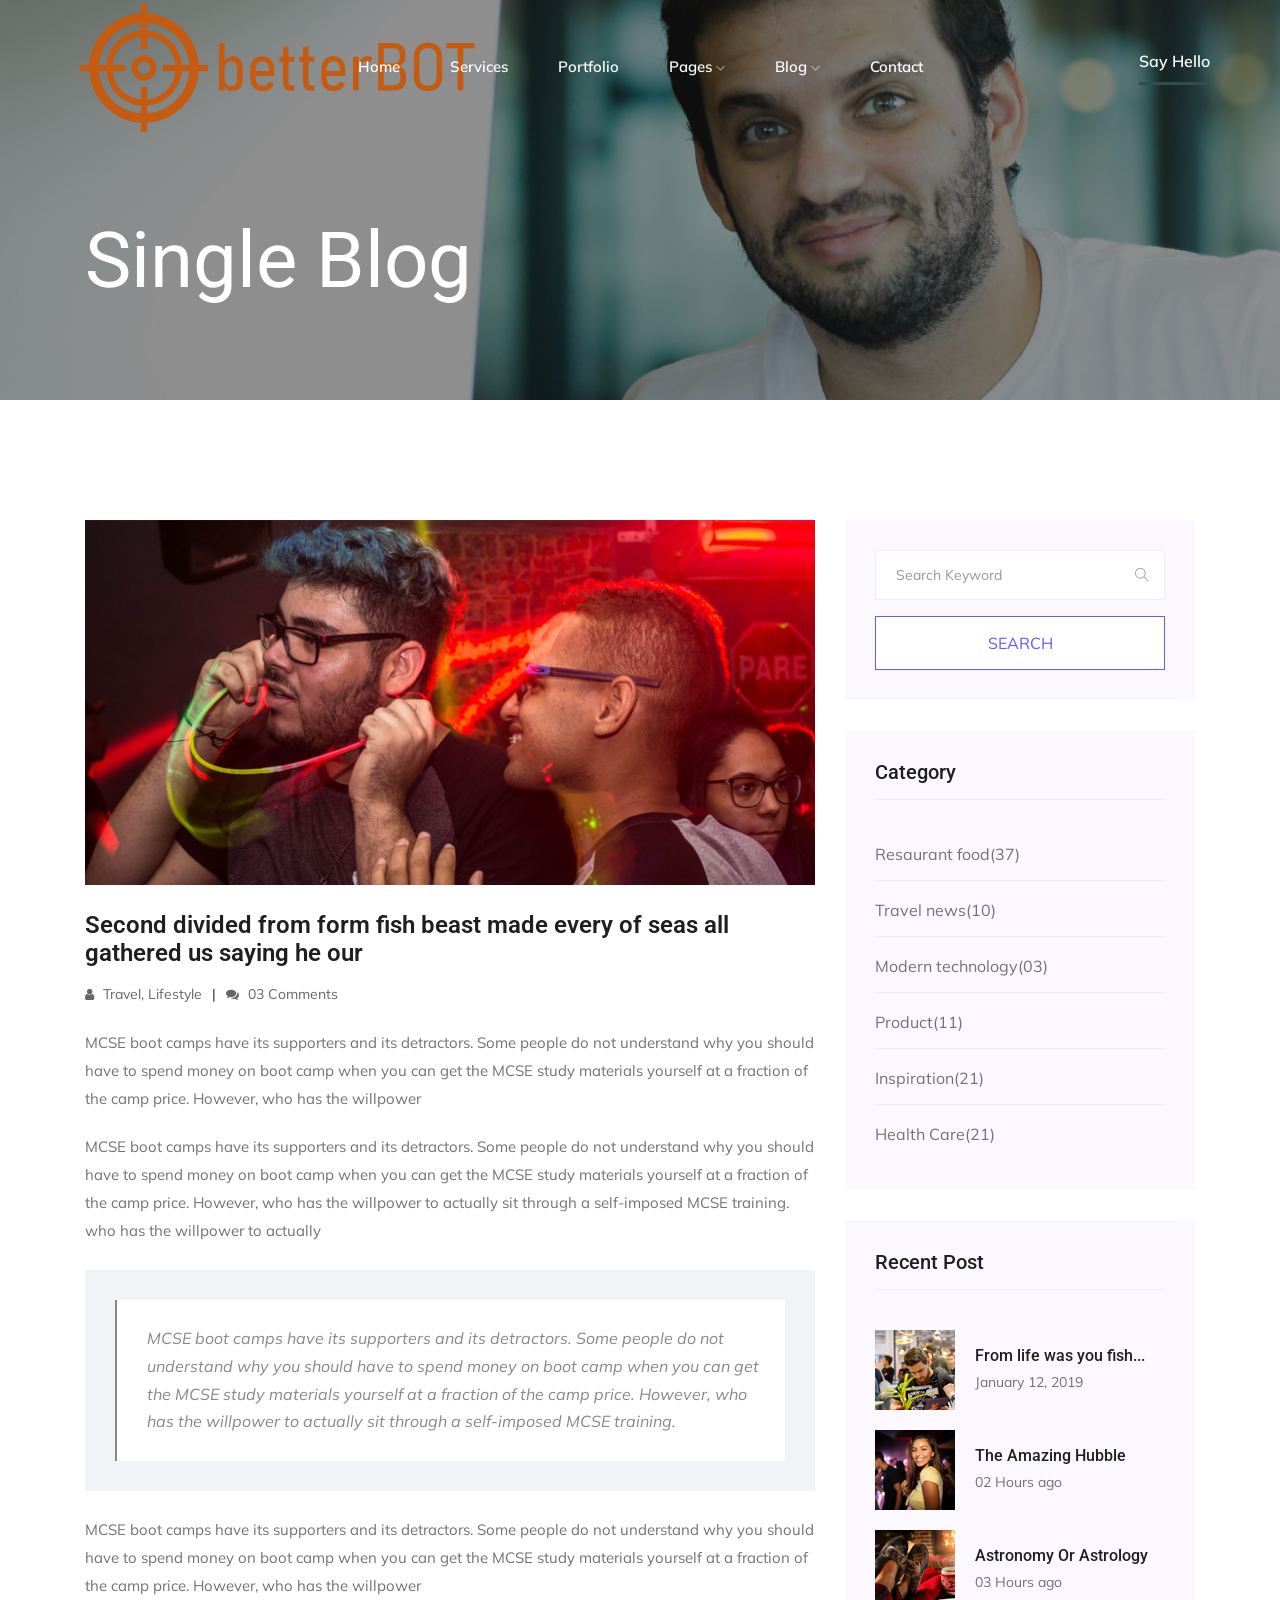
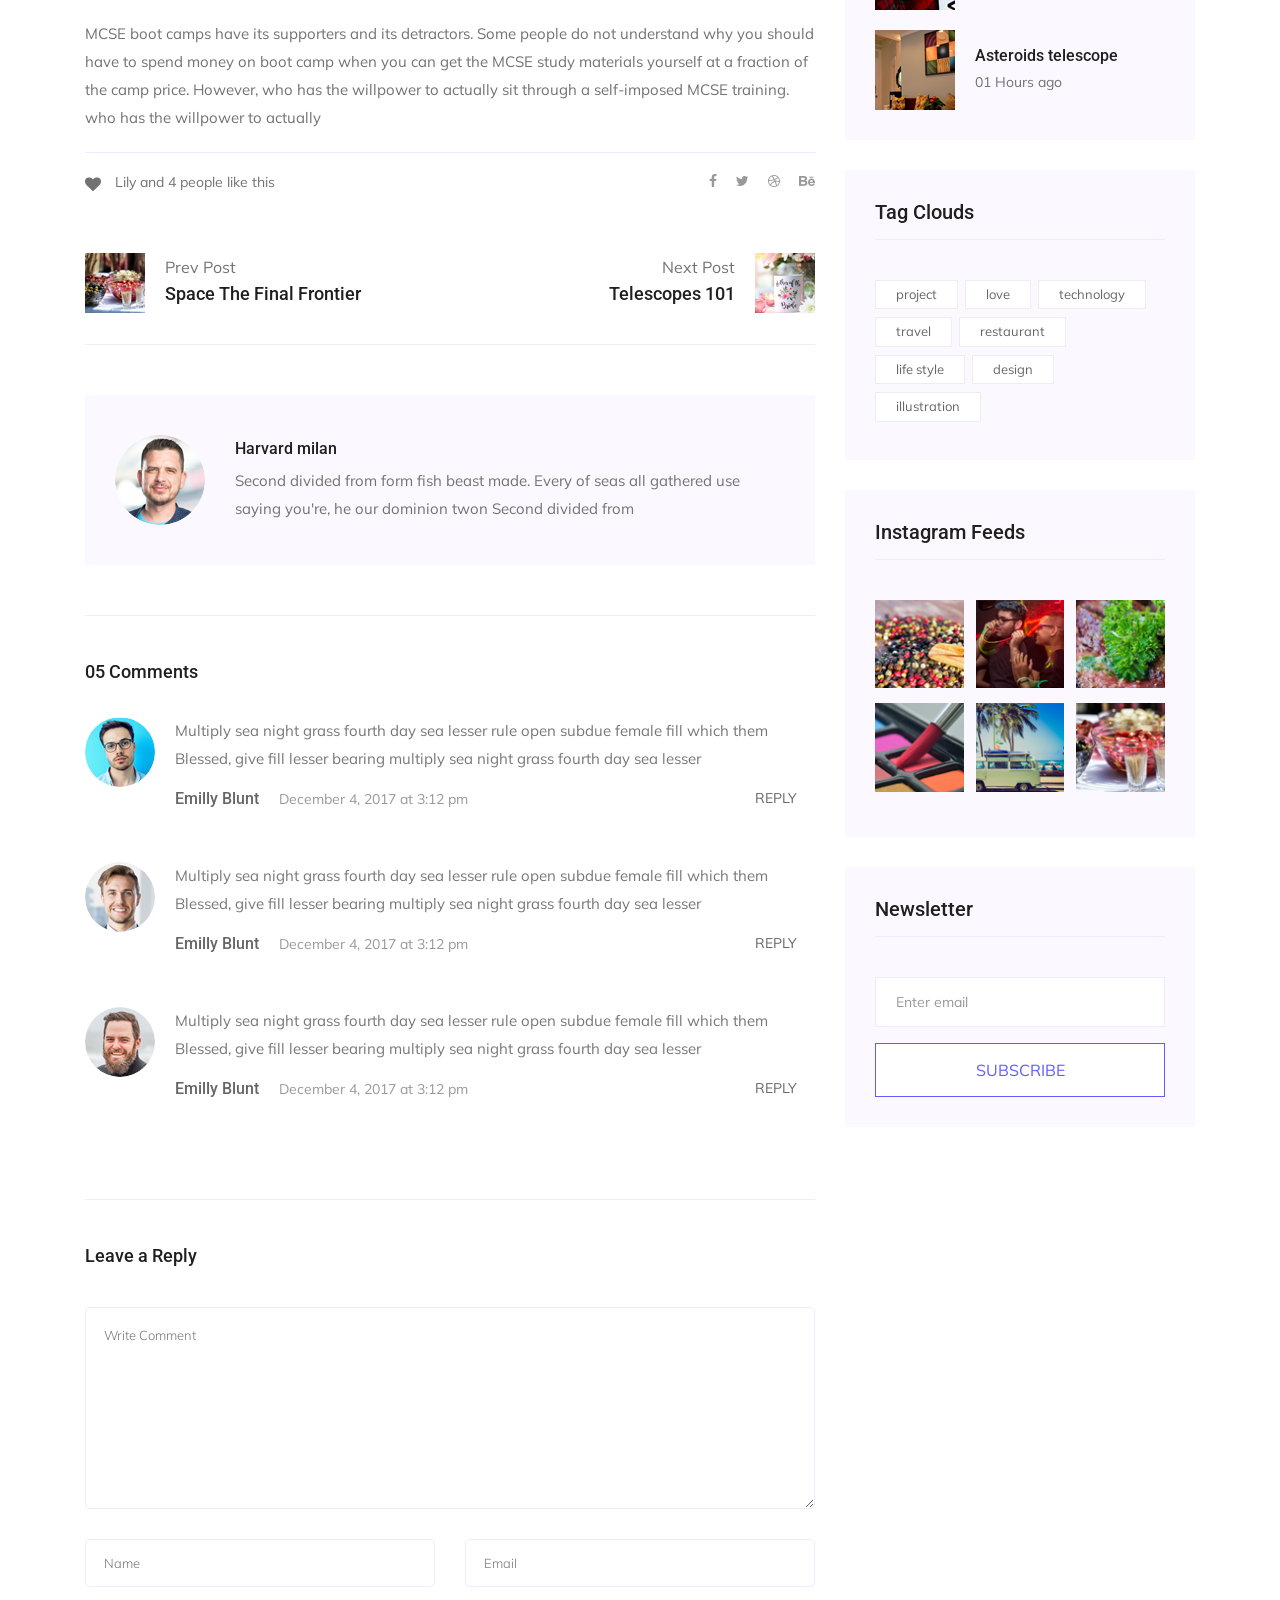
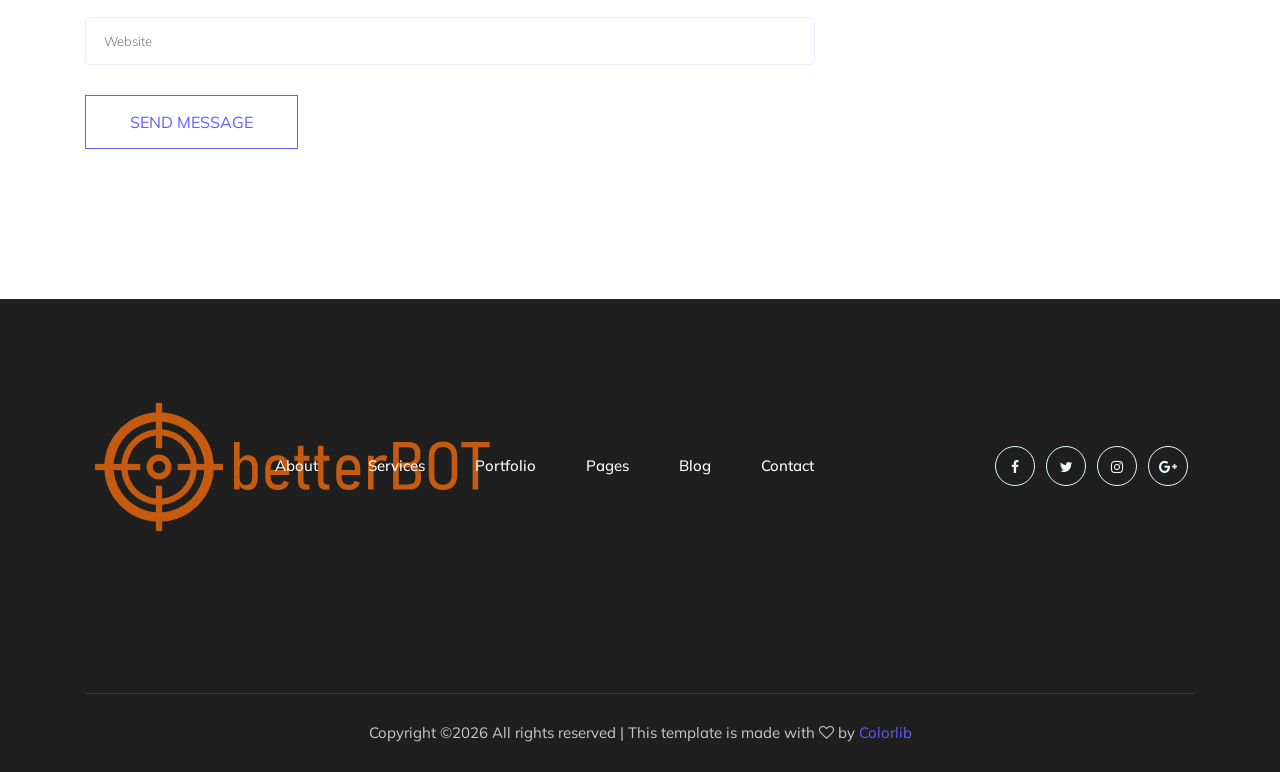
<file: DataViz/CapstoneStory_eSportsBetting/single-blog.html>
<!doctype html>
<html class="no-js" lang="zxx">

<head>
   <meta charset="utf-8">
   <meta http-equiv="x-ua-compatible" content="ie=edge">
   <title>StartUp</title>
   <meta name="description" content="">
   <meta name="viewport" content="width=device-width, initial-scale=1">

   <!-- <link rel="manifest" href="site.webmanifest"> -->
   <!-- Place favicon.ico in the root directory -->

   <!-- CSS here -->
   <link rel="stylesheet" href="css/bootstrap.min.css">
   <link rel="stylesheet" href="css/owl.carousel.min.css">
   <link rel="stylesheet" href="css/magnific-popup.css">
   <link rel="stylesheet" href="css/font-awesome.min.css">
   <link rel="stylesheet" href="css/themify-icons.css">
   <link rel="stylesheet" href="css/nice-select.css">
   <link rel="stylesheet" href="css/flaticon.css">
   <link rel="stylesheet" href="css/gijgo.css">
   <link rel="stylesheet" href="css/animate.min.css">
   <link rel="stylesheet" href="css/slicknav.css">
   <link rel="stylesheet" href="css/style.css">
   <!-- <link rel="stylesheet" href="css/responsive.css"> -->
</head>

<body>
   <!--[if lte IE 9]>
            <p class="browserupgrade">You are using an <strong>outdated</strong> browser. Please <a href="https://browsehappy.com/">upgrade your browser</a> to improve your experience and security.</p>
        <![endif]-->
    <!-- header-start -->
    <header>
      <div class="header-area ">
          <div id="sticky-header" class="main-header-area">
              <div class="container-fluid p-0">
                  <div class="row align-items-center no-gutters">
                      <div class="col-xl-2 col-lg-2">
                          <div class="logo-img">
                              <a href="index.html">
                                  <img src="img/logo.png" alt="">
                              </a>
                          </div>
                      </div>
                      <div class="col-xl-8 col-lg-8">
                          <div class="main-menu  d-none d-lg-block text-center">
                              <nav>
                                  <ul id="navigation">
                                      <li><a class="active" href="index.html">home</a></li>
                                      <li><a href="service.html">services</a></li>
                                      <li><a href="Portfolio.html">Portfolio</a></li>
                                      <li><a href="#">pages <i class="ti-angle-down"></i></a>
                                          <ul class="submenu">
                                              <li><a href="portfolio_details.html">Portfolio details</a></li>
                                              <li><a href="about.html">about</a></li>
                                              <li><a href="elements.html">elements</a></li>
                                          </ul>
                                      </li>

                                      <li><a href="#">blog <i class="ti-angle-down"></i></a>
                                          <ul class="submenu">
                                              <li><a href="blog.html">blog</a></li>
                                              <li><a href="single-blog.html">single-blog</a></li>
                                          </ul>
                                      </li>
                                      <li><a href="contact.html">Contact</a></li>
                                  </ul>
                              </nav>
                          </div>
                      </div>
                      <div class="col-lg-2 d-none d-lg-block">
                          <div class="log_chat_area d-flex align-items-end">
                              <a href="#" target="_black" class="say_hi">Say Hello</a>
                          </div>
                      </div>
                      <div class="col-12">
                          <div class="mobile_menu d-block d-lg-none"></div>
                      </div>
                  </div>
              </div>
          </div>
      </div>
  </header>
  <!-- header-end -->
 
  <!-- bradcam_area  -->
  <div class="bradcam_area breadcam_bg_3">
   <div class="container">
     <div class="row">
         <div class="col-xl-12">
             <div class="bradcam_text">
                 <h3>single blog</h3>
             </div>
         </div>
     </div>
   </div>
 </div>
 <!-- /bradcam_area  -->

   <!--================Blog Area =================-->
   <section class="blog_area single-post-area section-padding">
      <div class="container">
         <div class="row">
            <div class="col-lg-8 posts-list">
               <div class="single-post">
                  <div class="feature-img">
                     <img class="img-fluid" src="img/blog/single_blog_1.png" alt="">
                  </div>
                  <div class="blog_details">
                     <h2>Second divided from form fish beast made every of seas
                        all gathered us saying he our
                     </h2>
                     <ul class="blog-info-link mt-3 mb-4">
                        <li><a href="#"><i class="fa fa-user"></i> Travel, Lifestyle</a></li>
                        <li><a href="#"><i class="fa fa-comments"></i> 03 Comments</a></li>
                     </ul>
                     <p class="excert">
                        MCSE boot camps have its supporters and its detractors. Some people do not understand why you
                        should have to spend money on boot camp when you can get the MCSE study materials yourself at a
                        fraction of the camp price. However, who has the willpower
                     </p>
                     <p>
                        MCSE boot camps have its supporters and its detractors. Some people do not understand why you
                        should have to spend money on boot camp when you can get the MCSE study materials yourself at a
                        fraction of the camp price. However, who has the willpower to actually sit through a
                        self-imposed MCSE training. who has the willpower to actually
                     </p>
                     <div class="quote-wrapper">
                        <div class="quotes">
                           MCSE boot camps have its supporters and its detractors. Some people do not understand why you
                           should have to spend money on boot camp when you can get the MCSE study materials yourself at
                           a fraction of the camp price. However, who has the willpower to actually sit through a
                           self-imposed MCSE training.
                        </div>
                     </div>
                     <p>
                        MCSE boot camps have its supporters and its detractors. Some people do not understand why you
                        should have to spend money on boot camp when you can get the MCSE study materials yourself at a
                        fraction of the camp price. However, who has the willpower
                     </p>
                     <p>
                        MCSE boot camps have its supporters and its detractors. Some people do not understand why you
                        should have to spend money on boot camp when you can get the MCSE study materials yourself at a
                        fraction of the camp price. However, who has the willpower to actually sit through a
                        self-imposed MCSE training. who has the willpower to actually
                     </p>
                  </div>
               </div>
               <div class="navigation-top">
                  <div class="d-sm-flex justify-content-between text-center">
                     <p class="like-info"><span class="align-middle"><i class="fa fa-heart"></i></span> Lily and 4
                        people like this</p>
                     <div class="col-sm-4 text-center my-2 my-sm-0">
                        <!-- <p class="comment-count"><span class="align-middle"><i class="fa fa-comment"></i></span> 06 Comments</p> -->
                     </div>
                     <ul class="social-icons">
                        <li><a href="#"><i class="fa fa-facebook-f"></i></a></li>
                        <li><a href="#"><i class="fa fa-twitter"></i></a></li>
                        <li><a href="#"><i class="fa fa-dribbble"></i></a></li>
                        <li><a href="#"><i class="fa fa-behance"></i></a></li>
                     </ul>
                  </div>
                  <div class="navigation-area">
                     <div class="row">
                        <div
                           class="col-lg-6 col-md-6 col-12 nav-left flex-row d-flex justify-content-start align-items-center">
                           <div class="thumb">
                              <a href="#">
                                 <img class="img-fluid" src="img/post/preview.png" alt="">
                              </a>
                           </div>
                           <div class="arrow">
                              <a href="#">
                                 <span class="lnr text-white ti-arrow-left"></span>
                              </a>
                           </div>
                           <div class="detials">
                              <p>Prev Post</p>
                              <a href="#">
                                 <h4>Space The Final Frontier</h4>
                              </a>
                           </div>
                        </div>
                        <div
                           class="col-lg-6 col-md-6 col-12 nav-right flex-row d-flex justify-content-end align-items-center">
                           <div class="detials">
                              <p>Next Post</p>
                              <a href="#">
                                 <h4>Telescopes 101</h4>
                              </a>
                           </div>
                           <div class="arrow">
                              <a href="#">
                                 <span class="lnr text-white ti-arrow-right"></span>
                              </a>
                           </div>
                           <div class="thumb">
                              <a href="#">
                                 <img class="img-fluid" src="img/post/next.png" alt="">
                              </a>
                           </div>
                        </div>
                     </div>
                  </div>
               </div>
               <div class="blog-author">
                  <div class="media align-items-center">
                     <img src="img/blog/author.png" alt="">
                     <div class="media-body">
                        <a href="#">
                           <h4>Harvard milan</h4>
                        </a>
                        <p>Second divided from form fish beast made. Every of seas all gathered use saying you're, he
                           our dominion twon Second divided from</p>
                     </div>
                  </div>
               </div>
               <div class="comments-area">
                  <h4>05 Comments</h4>
                  <div class="comment-list">
                     <div class="single-comment justify-content-between d-flex">
                        <div class="user justify-content-between d-flex">
                           <div class="thumb">
                              <img src="img/comment/comment_1.png" alt="">
                           </div>
                           <div class="desc">
                              <p class="comment">
                                 Multiply sea night grass fourth day sea lesser rule open subdue female fill which them
                                 Blessed, give fill lesser bearing multiply sea night grass fourth day sea lesser
                              </p>
                              <div class="d-flex justify-content-between">
                                 <div class="d-flex align-items-center">
                                    <h5>
                                       <a href="#">Emilly Blunt</a>
                                    </h5>
                                    <p class="date">December 4, 2017 at 3:12 pm </p>
                                 </div>
                                 <div class="reply-btn">
                                    <a href="#" class="btn-reply text-uppercase">reply</a>
                                 </div>
                              </div>
                           </div>
                        </div>
                     </div>
                  </div>
                  <div class="comment-list">
                     <div class="single-comment justify-content-between d-flex">
                        <div class="user justify-content-between d-flex">
                           <div class="thumb">
                              <img src="img/comment/comment_2.png" alt="">
                           </div>
                           <div class="desc">
                              <p class="comment">
                                 Multiply sea night grass fourth day sea lesser rule open subdue female fill which them
                                 Blessed, give fill lesser bearing multiply sea night grass fourth day sea lesser
                              </p>
                              <div class="d-flex justify-content-between">
                                 <div class="d-flex align-items-center">
                                    <h5>
                                       <a href="#">Emilly Blunt</a>
                                    </h5>
                                    <p class="date">December 4, 2017 at 3:12 pm </p>
                                 </div>
                                 <div class="reply-btn">
                                    <a href="#" class="btn-reply text-uppercase">reply</a>
                                 </div>
                              </div>
                           </div>
                        </div>
                     </div>
                  </div>
                  <div class="comment-list">
                     <div class="single-comment justify-content-between d-flex">
                        <div class="user justify-content-between d-flex">
                           <div class="thumb">
                              <img src="img/comment/comment_3.png" alt="">
                           </div>
                           <div class="desc">
                              <p class="comment">
                                 Multiply sea night grass fourth day sea lesser rule open subdue female fill which them
                                 Blessed, give fill lesser bearing multiply sea night grass fourth day sea lesser
                              </p>
                              <div class="d-flex justify-content-between">
                                 <div class="d-flex align-items-center">
                                    <h5>
                                       <a href="#">Emilly Blunt</a>
                                    </h5>
                                    <p class="date">December 4, 2017 at 3:12 pm </p>
                                 </div>
                                 <div class="reply-btn">
                                    <a href="#" class="btn-reply text-uppercase">reply</a>
                                 </div>
                              </div>
                           </div>
                        </div>
                     </div>
                  </div>
               </div>
               <div class="comment-form">
                  <h4>Leave a Reply</h4>
                  <form class="form-contact comment_form" action="#" id="commentForm">
                     <div class="row">
                        <div class="col-12">
                           <div class="form-group">
                              <textarea class="form-control w-100" name="comment" id="comment" cols="30" rows="9"
                                 placeholder="Write Comment"></textarea>
                           </div>
                        </div>
                        <div class="col-sm-6">
                           <div class="form-group">
                              <input class="form-control" name="name" id="name" type="text" placeholder="Name">
                           </div>
                        </div>
                        <div class="col-sm-6">
                           <div class="form-group">
                              <input class="form-control" name="email" id="email" type="email" placeholder="Email">
                           </div>
                        </div>
                        <div class="col-12">
                           <div class="form-group">
                              <input class="form-control" name="website" id="website" type="text" placeholder="Website">
                           </div>
                        </div>
                     </div>
                     <div class="form-group">
                        <button type="submit" class="button button-contactForm btn_1 boxed-btn">Send Message</button>
                     </div>
                  </form>
               </div>
            </div>
            <div class="col-lg-4">
               <div class="blog_right_sidebar">
                  <aside class="single_sidebar_widget search_widget">
                     <form action="#">
                        <div class="form-group">
                           <div class="input-group mb-3">
                              <input type="text" class="form-control" placeholder='Search Keyword'
                                 onfocus="this.placeholder = ''" onblur="this.placeholder = 'Search Keyword'">
                              <div class="input-group-append">
                                 <button class="btn" type="button"><i class="ti-search"></i></button>
                              </div>
                           </div>
                        </div>
                        <button class="button rounded-0 primary-bg text-white w-100 btn_1 boxed-btn"
                           type="submit">Search</button>
                     </form>
                  </aside>
                  <aside class="single_sidebar_widget post_category_widget">
                     <h4 class="widget_title">Category</h4>
                     <ul class="list cat-list">
                        <li>
                           <a href="#" class="d-flex">
                              <p>Resaurant food</p>
                              <p>(37)</p>
                           </a>
                        </li>
                        <li>
                           <a href="#" class="d-flex">
                              <p>Travel news</p>
                              <p>(10)</p>
                           </a>
                        </li>
                        <li>
                           <a href="#" class="d-flex">
                              <p>Modern technology</p>
                              <p>(03)</p>
                           </a>
                        </li>
                        <li>
                           <a href="#" class="d-flex">
                              <p>Product</p>
                              <p>(11)</p>
                           </a>
                        </li>
                        <li>
                           <a href="#" class="d-flex">
                              <p>Inspiration</p>
                              <p>(21)</p>
                           </a>
                        </li>
                        <li>
                           <a href="#" class="d-flex">
                              <p>Health Care</p>
                              <p>(21)</p>
                           </a>
                        </li>
                     </ul>
                  </aside>
                  <aside class="single_sidebar_widget popular_post_widget">
                     <h3 class="widget_title">Recent Post</h3>
                     <div class="media post_item">
                        <img src="img/post/post_1.png" alt="post">
                        <div class="media-body">
                           <a href="single-blog.html">
                              <h3>From life was you fish...</h3>
                           </a>
                           <p>January 12, 2019</p>
                        </div>
                     </div>
                     <div class="media post_item">
                        <img src="img/post/post_2.png" alt="post">
                        <div class="media-body">
                           <a href="single-blog.html">
                              <h3>The Amazing Hubble</h3>
                           </a>
                           <p>02 Hours ago</p>
                        </div>
                     </div>
                     <div class="media post_item">
                        <img src="img/post/post_3.png" alt="post">
                        <div class="media-body">
                           <a href="single-blog.html">
                              <h3>Astronomy Or Astrology</h3>
                           </a>
                           <p>03 Hours ago</p>
                        </div>
                     </div>
                     <div class="media post_item">
                        <img src="img/post/post_4.png" alt="post">
                        <div class="media-body">
                           <a href="single-blog.html">
                              <h3>Asteroids telescope</h3>
                           </a>
                           <p>01 Hours ago</p>
                        </div>
                     </div>
                  </aside>
                  <aside class="single_sidebar_widget tag_cloud_widget">
                     <h4 class="widget_title">Tag Clouds</h4>
                     <ul class="list">
                        <li>
                           <a href="#">project</a>
                        </li>
                        <li>
                           <a href="#">love</a>
                        </li>
                        <li>
                           <a href="#">technology</a>
                        </li>
                        <li>
                           <a href="#">travel</a>
                        </li>
                        <li>
                           <a href="#">restaurant</a>
                        </li>
                        <li>
                           <a href="#">life style</a>
                        </li>
                        <li>
                           <a href="#">design</a>
                        </li>
                        <li>
                           <a href="#">illustration</a>
                        </li>
                     </ul>
                  </aside>
                  <aside class="single_sidebar_widget instagram_feeds">
                     <h4 class="widget_title">Instagram Feeds</h4>
                     <ul class="instagram_row flex-wrap">
                        <li>
                           <a href="#">
                              <img class="img-fluid" src="img/post/post_5.png" alt="">
                           </a>
                        </li>
                        <li>
                           <a href="#">
                              <img class="img-fluid" src="img/post/post_6.png" alt="">
                           </a>
                        </li>
                        <li>
                           <a href="#">
                              <img class="img-fluid" src="img/post/post_7.png" alt="">
                           </a>
                        </li>
                        <li>
                           <a href="#">
                              <img class="img-fluid" src="img/post/post_8.png" alt="">
                           </a>
                        </li>
                        <li>
                           <a href="#">
                              <img class="img-fluid" src="img/post/post_9.png" alt="">
                           </a>
                        </li>
                        <li>
                           <a href="#">
                              <img class="img-fluid" src="img/post/post_10.png" alt="">
                           </a>
                        </li>
                     </ul>
                  </aside>
                  <aside class="single_sidebar_widget newsletter_widget">
                     <h4 class="widget_title">Newsletter</h4>
                     <form action="#">
                        <div class="form-group">
                           <input type="email" class="form-control" onfocus="this.placeholder = ''"
                              onblur="this.placeholder = 'Enter email'" placeholder='Enter email' required>
                        </div>
                        <button class="button rounded-0 primary-bg text-white w-100 btn_1 boxed-btn"
                           type="submit">Subscribe</button>
                     </form>
                  </aside>
               </div>
            </div>
         </div>
      </div>
   </section>
   <!--================ Blog Area end =================-->

 
    <!-- footer start -->
    <footer class="footer">
      <div class="footer_top">
          <div class="container">
              <div class="row align-items-center">
                  <div class="col-lg-2 col-md-3">
                      <div class="footer_logo wow fadeInRight" data-wow-duration="1s" data-wow-delay=".3s">
                          <a href="index.html">
                              <img src="img/logo.png" alt="">
                          </a>
                      </div>
                  </div>
                  <div class="col-xl-7 col-lg-7 col-md-9">
                      <div class="menu_links">
                          <ul>
                              <li><a class="wow fadeInDown" data-wow-duration="1s" data-wow-delay=".2s" href="#">About</a class="wow fadeInUp" data-wow-duration="1s" data-wow-delay=".3s"></li>
                              <li><a class="wow fadeInDown" data-wow-duration="1s" data-wow-delay=".4s" href="#">Services</a></li>
                              <li><a class="wow fadeInDown" data-wow-duration="1s" data-wow-delay=".6s" href="#">Portfolio</a></li>
                              <li><a class="wow fadeInDown" data-wow-duration="1s" data-wow-delay=".8s" href="#">Pages</a></li>
                              <li><a class="wow fadeInDown" data-wow-duration="1s" data-wow-delay="1s" href="#">Blog</a></li>
                              <li><a class="wow fadeInDown" data-wow-duration="1s" data-wow-delay="1.1s" href="#">Contact</a></li>
                          </ul>
                      </div>
                  </div>
                  <div class="col-lg-3 col-md-12">
                      <div class="socail_links">
                          <ul>
                              <li><a class="wow fadeInUp" data-wow-duration="1s" data-wow-delay=".3s" href="#"> <i class="fa fa-facebook"></i> </a></li>
                              <li><a class="wow fadeInUp" data-wow-duration="1s" data-wow-delay=".4s" href="#"> <i class="fa fa-twitter"></i> </a></li>
                              <li><a class="wow fadeInUp" data-wow-duration="1s" data-wow-delay=".5s" href="#"> <i class="fa fa-instagram"></i> </a></li>
                              <li><a class="wow fadeInUp" data-wow-duration="1s" data-wow-delay=".6s" href="#"> <i class="fa fa-google-plus"></i> </a></li>
                          </ul>
                      </div>
                  </div>
              </div>
          </div>
      </div>
      <div class="copy-right_text">
          <div class="container">
              <div class="footer_border"></div>
              <div class="row">
                  <div class="col-xl-12">
                      <p class="copy_right text-center wow fadeInUp" data-wow-duration="1s" data-wow-delay="1.3s">
                          <!-- Link back to Colorlib can't be removed. Template is licensed under CC BY 3.0. -->
Copyright &copy;<script>document.write(new Date().getFullYear());</script> All rights reserved | This template is made with <i class="fa fa-heart-o" aria-hidden="true"></i> by <a href="https://colorlib.com" target="_blank">Colorlib</a>
<!-- Link back to Colorlib can't be removed. Template is licensed under CC BY 3.0. -->
                      </p>
                  </div>
              </div>
          </div>
      </div>
  </footer>
  <!--/ footer end  -->


   <!-- JS here -->
   <script src="js/vendor/modernizr-3.5.0.min.js"></script>
   <script src="js/vendor/jquery-1.12.4.min.js"></script>
   <script src="js/popper.min.js"></script>
   <script src="js/bootstrap.min.js"></script>
   <script src="js/owl.carousel.min.js"></script>
   <script src="js/isotope.pkgd.min.js"></script>
   <script src="js/ajax-form.js"></script>
   <script src="js/waypoints.min.js"></script>
   <script src="js/jquery.counterup.min.js"></script>
   <script src="js/imagesloaded.pkgd.min.js"></script>
   <script src="js/scrollIt.js"></script>
   <script src="js/jquery.scrollUp.min.js"></script>
   <script src="js/wow.min.js"></script>
   <script src="js/nice-select.min.js"></script>
   <script src="js/jquery.slicknav.min.js"></script>
   <script src="js/jquery.magnific-popup.min.js"></script>
   <script src="js/plugins.js"></script>
   <script src="js/gijgo.min.js"></script>

   <!--contact js-->
   <script src="js/contact.js"></script>
   <script src="js/jquery.ajaxchimp.min.js"></script>
   <script src="js/jquery.form.js"></script>
   <script src="js/jquery.validate.min.js"></script>
   <script src="js/mail-script.js"></script>

   <script src="js/main.js"></script>
</body>

</html>
</file>
<file: DataViz/CapstoneStory_eSportsBetting/css/themify-icons.css>
@font-face {
	font-family: 'themify';
	src:url('../fonts/themify.eot?-fvbane');
	src:url('../fonts/themify.eot?#iefix-fvbane') format('embedded-opentype'),
		url('../fonts/themify.woff?-fvbane') format('woff'),
		url('../fonts/themify.ttf?-fvbane') format('truetype'),
		url('../fonts/themify.svg?-fvbane#themify') format('svg');
	font-weight: normal;
	font-style: normal;
}

[class^="ti-"], [class*=" ti-"] {
	font-family: 'themify';
	/* speak: none; */
	font-style: normal;
	font-weight: normal;
	font-variant: normal;
	text-transform: none;
	line-height: 1;

	/* Better Font Rendering =========== */
	-webkit-font-smoothing: antialiased;
	-moz-osx-font-smoothing: grayscale;
}

.ti-wand:before {
	content: "\e600";
}
.ti-volume:before {
	content: "\e601";
}
.ti-user:before {
	content: "\e602";
}
.ti-unlock:before {
	content: "\e603";
}
.ti-unlink:before {
	content: "\e604";
}
.ti-trash:before {
	content: "\e605";
}
.ti-thought:before {
	content: "\e606";
}
.ti-target:before {
	content: "\e607";
}
.ti-tag:before {
	content: "\e608";
}
.ti-tablet:before {
	content: "\e609";
}
.ti-star:before {
	content: "\e60a";
}
.ti-spray:before {
	content: "\e60b";
}
.ti-signal:before {
	content: "\e60c";
}
.ti-shopping-cart:before {
	content: "\e60d";
}
.ti-shopping-cart-full:before {
	content: "\e60e";
}
.ti-settings:before {
	content: "\e60f";
}
.ti-search:before {
	content: "\e610";
}
.ti-zoom-in:before {
	content: "\e611";
}
.ti-zoom-out:before {
	content: "\e612";
}
.ti-cut:before {
	content: "\e613";
}
.ti-ruler:before {
	content: "\e614";
}
.ti-ruler-pencil:before {
	content: "\e615";
}
.ti-ruler-alt:before {
	content: "\e616";
}
.ti-bookmark:before {
	content: "\e617";
}
.ti-bookmark-alt:before {
	content: "\e618";
}
.ti-reload:before {
	content: "\e619";
}
.ti-plus:before {
	content: "\e61a";
}
.ti-pin:before {
	content: "\e61b";
}
.ti-pencil:before {
	content: "\e61c";
}
.ti-pencil-alt:before {
	content: "\e61d";
}
.ti-paint-roller:before {
	content: "\e61e";
}
.ti-paint-bucket:before {
	content: "\e61f";
}
.ti-na:before {
	content: "\e620";
}
.ti-mobile:before {
	content: "\e621";
}
.ti-minus:before {
	content: "\e622";
}
.ti-medall:before {
	content: "\e623";
}
.ti-medall-alt:before {
	content: "\e624";
}
.ti-marker:before {
	content: "\e625";
}
.ti-marker-alt:before {
	content: "\e626";
}
.ti-arrow-up:before {
	content: "\e627";
}
.ti-arrow-right:before {
	content: "\e628";
}
.ti-arrow-left:before {
	content: "\e629";
}
.ti-arrow-down:before {
	content: "\e62a";
}
.ti-lock:before {
	content: "\e62b";
}
.ti-location-arrow:before {
	content: "\e62c";
}
.ti-link:before {
	content: "\e62d";
}
.ti-layout:before {
	content: "\e62e";
}
.ti-layers:before {
	content: "\e62f";
}
.ti-layers-alt:before {
	content: "\e630";
}
.ti-key:before {
	content: "\e631";
}
.ti-import:before {
	content: "\e632";
}
.ti-image:before {
	content: "\e633";
}
.ti-heart:before {
	content: "\e634";
}
.ti-heart-broken:before {
	content: "\e635";
}
.ti-hand-stop:before {
	content: "\e636";
}
.ti-hand-open:before {
	content: "\e637";
}
.ti-hand-drag:before {
	content: "\e638";
}
.ti-folder:before {
	content: "\e639";
}
.ti-flag:before {
	content: "\e63a";
}
.ti-flag-alt:before {
	content: "\e63b";
}
.ti-flag-alt-2:before {
	content: "\e63c";
}
.ti-eye:before {
	content: "\e63d";
}
.ti-export:before {
	content: "\e63e";
}
.ti-exchange-vertical:before {
	content: "\e63f";
}
.ti-desktop:before {
	content: "\e640";
}
.ti-cup:before {
	content: "\e641";
}
.ti-crown:before {
	content: "\e642";
}
.ti-comments:before {
	content: "\e643";
}
.ti-comment:before {
	content: "\e644";
}
.ti-comment-alt:before {
	content: "\e645";
}
.ti-close:before {
	content: "\e646";
}
.ti-clip:before {
	content: "\e647";
}
.ti-angle-up:before {
	content: "\e648";
}
.ti-angle-right:before {
	content: "\e649";
}
.ti-angle-left:before {
	content: "\e64a";
}
.ti-angle-down:before {
	content: "\e64b";
}
.ti-check:before {
	content: "\e64c";
}
.ti-check-box:before {
	content: "\e64d";
}
.ti-camera:before {
	content: "\e64e";
}
.ti-announcement:before {
	content: "\e64f";
}
.ti-brush:before {
	content: "\e650";
}
.ti-briefcase:before {
	content: "\e651";
}
.ti-bolt:before {
	content: "\e652";
}
.ti-bolt-alt:before {
	content: "\e653";
}
.ti-blackboard:before {
	content: "\e654";
}
.ti-bag:before {
	content: "\e655";
}
.ti-move:before {
	content: "\e656";
}
.ti-arrows-vertical:before {
	content: "\e657";
}
.ti-arrows-horizontal:before {
	content: "\e658";
}
.ti-fullscreen:before {
	content: "\e659";
}
.ti-arrow-top-right:before {
	content: "\e65a";
}
.ti-arrow-top-left:before {
	content: "\e65b";
}
.ti-arrow-circle-up:before {
	content: "\e65c";
}
.ti-arrow-circle-right:before {
	content: "\e65d";
}
.ti-arrow-circle-left:before {
	content: "\e65e";
}
.ti-arrow-circle-down:before {
	content: "\e65f";
}
.ti-angle-double-up:before {
	content: "\e660";
}
.ti-angle-double-right:before {
	content: "\e661";
}
.ti-angle-double-left:before {
	content: "\e662";
}
.ti-angle-double-down:before {
	content: "\e663";
}
.ti-zip:before {
	content: "\e664";
}
.ti-world:before {
	content: "\e665";
}
.ti-wheelchair:before {
	content: "\e666";
}
.ti-view-list:before {
	content: "\e667";
}
.ti-view-list-alt:before {
	content: "\e668";
}
.ti-view-grid:before {
	content: "\e669";
}
.ti-uppercase:before {
	content: "\e66a";
}
.ti-upload:before {
	content: "\e66b";
}
.ti-underline:before {
	content: "\e66c";
}
.ti-truck:before {
	content: "\e66d";
}
.ti-timer:before {
	content: "\e66e";
}
.ti-ticket:before {
	content: "\e66f";
}
.ti-thumb-up:before {
	content: "\e670";
}
.ti-thumb-down:before {
	content: "\e671";
}
.ti-text:before {
	content: "\e672";
}
.ti-stats-up:before {
	content: "\e673";
}
.ti-stats-down:before {
	content: "\e674";
}
.ti-split-v:before {
	content: "\e675";
}
.ti-split-h:before {
	content: "\e676";
}
.ti-smallcap:before {
	content: "\e677";
}
.ti-shine:before {
	content: "\e678";
}
.ti-shift-right:before {
	content: "\e679";
}
.ti-shift-left:before {
	content: "\e67a";
}
.ti-shield:before {
	content: "\e67b";
}
.ti-notepad:before {
	content: "\e67c";
}
.ti-server:before {
	content: "\e67d";
}
.ti-quote-right:before {
	content: "\e67e";
}
.ti-quote-left:before {
	content: "\e67f";
}
.ti-pulse:before {
	content: "\e680";
}
.ti-printer:before {
	content: "\e681";
}
.ti-power-off:before {
	content: "\e682";
}
.ti-plug:before {
	content: "\e683";
}
.ti-pie-chart:before {
	content: "\e684";
}
.ti-paragraph:before {
	content: "\e685";
}
.ti-panel:before {
	content: "\e686";
}
.ti-package:before {
	content: "\e687";
}
.ti-music:before {
	content: "\e688";
}
.ti-music-alt:before {
	content: "\e689";
}
.ti-mouse:before {
	content: "\e68a";
}
.ti-mouse-alt:before {
	content: "\e68b";
}
.ti-money:before {
	content: "\e68c";
}
.ti-microphone:before {
	content: "\e68d";
}
.ti-menu:before {
	content: "\e68e";
}
.ti-menu-alt:before {
	content: "\e68f";
}
.ti-map:before {
	content: "\e690";
}
.ti-map-alt:before {
	content: "\e691";
}
.ti-loop:before {
	content: "\e692";
}
.ti-location-pin:before {
	content: "\e693";
}
.ti-list:before {
	content: "\e694";
}
.ti-light-bulb:before {
	content: "\e695";
}
.ti-Italic:before {
	content: "\e696";
}
.ti-info:before {
	content: "\e697";
}
.ti-infinite:before {
	content: "\e698";
}
.ti-id-badge:before {
	content: "\e699";
}
.ti-hummer:before {
	content: "\e69a";
}
.ti-home:before {
	content: "\e69b";
}
.ti-help:before {
	content: "\e69c";
}
.ti-headphone:before {
	content: "\e69d";
}
.ti-harddrives:before {
	content: "\e69e";
}
.ti-harddrive:before {
	content: "\e69f";
}
.ti-gift:before {
	content: "\e6a0";
}
.ti-game:before {
	content: "\e6a1";
}
.ti-filter:before {
	content: "\e6a2";
}
.ti-files:before {
	content: "\e6a3";
}
.ti-file:before {
	content: "\e6a4";
}
.ti-eraser:before {
	content: "\e6a5";
}
.ti-envelope:before {
	content: "\e6a6";
}
.ti-download:before {
	content: "\e6a7";
}
.ti-direction:before {
	content: "\e6a8";
}
.ti-direction-alt:before {
	content: "\e6a9";
}
.ti-dashboard:before {
	content: "\e6aa";
}
.ti-control-stop:before {
	content: "\e6ab";
}
.ti-control-shuffle:before {
	content: "\e6ac";
}
.ti-control-play:before {
	content: "\e6ad";
}
.ti-control-pause:before {
	content: "\e6ae";
}
.ti-control-forward:before {
	content: "\e6af";
}
.ti-control-backward:before {
	content: "\e6b0";
}
.ti-cloud:before {
	content: "\e6b1";
}
.ti-cloud-up:before {
	content: "\e6b2";
}
.ti-cloud-down:before {
	content: "\e6b3";
}
.ti-clipboard:before {
	content: "\e6b4";
}
.ti-car:before {
	content: "\e6b5";
}
.ti-calendar:before {
	content: "\e6b6";
}
.ti-book:before {
	content: "\e6b7";
}
.ti-bell:before {
	content: "\e6b8";
}
.ti-basketball:before {
	content: "\e6b9";
}
.ti-bar-chart:before {
	content: "\e6ba";
}
.ti-bar-chart-alt:before {
	content: "\e6bb";
}
.ti-back-right:before {
	content: "\e6bc";
}
.ti-back-left:before {
	content: "\e6bd";
}
.ti-arrows-corner:before {
	content: "\e6be";
}
.ti-archive:before {
	content: "\e6bf";
}
.ti-anchor:before {
	content: "\e6c0";
}
.ti-align-right:before {
	content: "\e6c1";
}
.ti-align-left:before {
	content: "\e6c2";
}
.ti-align-justify:before {
	content: "\e6c3";
}
.ti-align-center:before {
	content: "\e6c4";
}
.ti-alert:before {
	content: "\e6c5";
}
.ti-alarm-clock:before {
	content: "\e6c6";
}
.ti-agenda:before {
	content: "\e6c7";
}
.ti-write:before {
	content: "\e6c8";
}
.ti-window:before {
	content: "\e6c9";
}
.ti-widgetized:before {
	content: "\e6ca";
}
.ti-widget:before {
	content: "\e6cb";
}
.ti-widget-alt:before {
	content: "\e6cc";
}
.ti-wallet:before {
	content: "\e6cd";
}
.ti-video-clapper:before {
	content: "\e6ce";
}
.ti-video-camera:before {
	content: "\e6cf";
}
.ti-vector:before {
	content: "\e6d0";
}
.ti-themify-logo:before {
	content: "\e6d1";
}
.ti-themify-favicon:before {
	content: "\e6d2";
}
.ti-themify-favicon-alt:before {
	content: "\e6d3";
}
.ti-support:before {
	content: "\e6d4";
}
.ti-stamp:before {
	content: "\e6d5";
}
.ti-split-v-alt:before {
	content: "\e6d6";
}
.ti-slice:before {
	content: "\e6d7";
}
.ti-shortcode:before {
	content: "\e6d8";
}
.ti-shift-right-alt:before {
	content: "\e6d9";
}
.ti-shift-left-alt:before {
	content: "\e6da";
}
.ti-ruler-alt-2:before {
	content: "\e6db";
}
.ti-receipt:before {
	content: "\e6dc";
}
.ti-pin2:before {
	content: "\e6dd";
}
.ti-pin-alt:before {
	content: "\e6de";
}
.ti-pencil-alt2:before {
	content: "\e6df";
}
.ti-palette:before {
	content: "\e6e0";
}
.ti-more:before {
	content: "\e6e1";
}
.ti-more-alt:before {
	content: "\e6e2";
}
.ti-microphone-alt:before {
	content: "\e6e3";
}
.ti-magnet:before {
	content: "\e6e4";
}
.ti-line-double:before {
	content: "\e6e5";
}
.ti-line-dotted:before {
	content: "\e6e6";
}
.ti-line-dashed:before {
	content: "\e6e7";
}
.ti-layout-width-full:before {
	content: "\e6e8";
}
.ti-layout-width-default:before {
	content: "\e6e9";
}
.ti-layout-width-default-alt:before {
	content: "\e6ea";
}
.ti-layout-tab:before {
	content: "\e6eb";
}
.ti-layout-tab-window:before {
	content: "\e6ec";
}
.ti-layout-tab-v:before {
	content: "\e6ed";
}
.ti-layout-tab-min:before {
	content: "\e6ee";
}
.ti-layout-slider:before {
	content: "\e6ef";
}
.ti-layout-slider-alt:before {
	content: "\e6f0";
}
.ti-layout-sidebar-right:before {
	content: "\e6f1";
}
.ti-layout-sidebar-none:before {
	content: "\e6f2";
}
.ti-layout-sidebar-left:before {
	content: "\e6f3";
}
.ti-layout-placeholder:before {
	content: "\e6f4";
}
.ti-layout-menu:before {
	content: "\e6f5";
}
.ti-layout-menu-v:before {
	content: "\e6f6";
}
.ti-layout-menu-separated:before {
	content: "\e6f7";
}
.ti-layout-menu-full:before {
	content: "\e6f8";
}
.ti-layout-media-right-alt:before {
	content: "\e6f9";
}
.ti-layout-media-right:before {
	content: "\e6fa";
}
.ti-layout-media-overlay:before {
	content: "\e6fb";
}
.ti-layout-media-overlay-alt:before {
	content: "\e6fc";
}
.ti-layout-media-overlay-alt-2:before {
	content: "\e6fd";
}
.ti-layout-media-left-alt:before {
	content: "\e6fe";
}
.ti-layout-media-left:before {
	content: "\e6ff";
}
.ti-layout-media-center-alt:before {
	content: "\e700";
}
.ti-layout-media-center:before {
	content: "\e701";
}
.ti-layout-list-thumb:before {
	content: "\e702";
}
.ti-layout-list-thumb-alt:before {
	content: "\e703";
}
.ti-layout-list-post:before {
	content: "\e704";
}
.ti-layout-list-large-image:before {
	content: "\e705";
}
.ti-layout-line-solid:before {
	content: "\e706";
}
.ti-layout-grid4:before {
	content: "\e707";
}
.ti-layout-grid3:before {
	content: "\e708";
}
.ti-layout-grid2:before {
	content: "\e709";
}
.ti-layout-grid2-thumb:before {
	content: "\e70a";
}
.ti-layout-cta-right:before {
	content: "\e70b";
}
.ti-layout-cta-left:before {
	content: "\e70c";
}
.ti-layout-cta-center:before {
	content: "\e70d";
}
.ti-layout-cta-btn-right:before {
	content: "\e70e";
}
.ti-layout-cta-btn-left:before {
	content: "\e70f";
}
.ti-layout-column4:before {
	content: "\e710";
}
.ti-layout-column3:before {
	content: "\e711";
}
.ti-layout-column2:before {
	content: "\e712";
}
.ti-layout-accordion-separated:before {
	content: "\e713";
}
.ti-layout-accordion-merged:before {
	content: "\e714";
}
.ti-layout-accordion-list:before {
	content: "\e715";
}
.ti-ink-pen:before {
	content: "\e716";
}
.ti-info-alt:before {
	content: "\e717";
}
.ti-help-alt:before {
	content: "\e718";
}
.ti-headphone-alt:before {
	content: "\e719";
}
.ti-hand-point-up:before {
	content: "\e71a";
}
.ti-hand-point-right:before {
	content: "\e71b";
}
.ti-hand-point-left:before {
	content: "\e71c";
}
.ti-hand-point-down:before {
	content: "\e71d";
}
.ti-gallery:before {
	content: "\e71e";
}
.ti-face-smile:before {
	content: "\e71f";
}
.ti-face-sad:before {
	content: "\e720";
}
.ti-credit-card:before {
	content: "\e721";
}
.ti-control-skip-forward:before {
	content: "\e722";
}
.ti-control-skip-backward:before {
	content: "\e723";
}
.ti-control-record:before {
	content: "\e724";
}
.ti-control-eject:before {
	content: "\e725";
}
.ti-comments-smiley:before {
	content: "\e726";
}
.ti-brush-alt:before {
	content: "\e727";
}
.ti-youtube:before {
	content: "\e728";
}
.ti-vimeo:before {
	content: "\e729";
}
.ti-twitter:before {
	content: "\e72a";
}
.ti-time:before {
	content: "\e72b";
}
.ti-tumblr:before {
	content: "\e72c";
}
.ti-skype:before {
	content: "\e72d";
}
.ti-share:before {
	content: "\e72e";
}
.ti-share-alt:before {
	content: "\e72f";
}
.ti-rocket:before {
	content: "\e730";
}
.ti-pinterest:before {
	content: "\e731";
}
.ti-new-window:before {
	content: "\e732";
}
.ti-microsoft:before {
	content: "\e733";
}
.ti-list-ol:before {
	content: "\e734";
}
.ti-linkedin:before {
	content: "\e735";
}
.ti-layout-sidebar-2:before {
	content: "\e736";
}
.ti-layout-grid4-alt:before {
	content: "\e737";
}
.ti-layout-grid3-alt:before {
	content: "\e738";
}
.ti-layout-grid2-alt:before {
	content: "\e739";
}
.ti-layout-column4-alt:before {
	content: "\e73a";
}
.ti-layout-column3-alt:before {
	content: "\e73b";
}
.ti-layout-column2-alt:before {
	content: "\e73c";
}
.ti-instagram:before {
	content: "\e73d";
}
.ti-google:before {
	content: "\e73e";
}
.ti-github:before {
	content: "\e73f";
}
.ti-flickr:before {
	content: "\e740";
}
.ti-facebook:before {
	content: "\e741";
}
.ti-dropbox:before {
	content: "\e742";
}
.ti-dribbble:before {
	content: "\e743";
}
.ti-apple:before {
	content: "\e744";
}
.ti-android:before {
	content: "\e745";
}
.ti-save:before {
	content: "\e746";
}
.ti-save-alt:before {
	content: "\e747";
}
.ti-yahoo:before {
	content: "\e748";
}
.ti-wordpress:before {
	content: "\e749";
}
.ti-vimeo-alt:before {
	content: "\e74a";
}
.ti-twitter-alt:before {
	content: "\e74b";
}
.ti-tumblr-alt:before {
	content: "\e74c";
}
.ti-trello:before {
	content: "\e74d";
}
.ti-stack-overflow:before {
	content: "\e74e";
}
.ti-soundcloud:before {
	content: "\e74f";
}
.ti-sharethis:before {
	content: "\e750";
}
.ti-sharethis-alt:before {
	content: "\e751";
}
.ti-reddit:before {
	content: "\e752";
}
.ti-pinterest-alt:before {
	content: "\e753";
}
.ti-microsoft-alt:before {
	content: "\e754";
}
.ti-linux:before {
	content: "\e755";
}
.ti-jsfiddle:before {
	content: "\e756";
}
.ti-joomla:before {
	content: "\e757";
}
.ti-html5:before {
	content: "\e758";
}
.ti-flickr-alt:before {
	content: "\e759";
}
.ti-email:before {
	content: "\e75a";
}
.ti-drupal:before {
	content: "\e75b";
}
.ti-dropbox-alt:before {
	content: "\e75c";
}
.ti-css3:before {
	content: "\e75d";
}
.ti-rss:before {
	content: "\e75e";
}
.ti-rss-alt:before {
	content: "\e75f";
}
</file>
<file: DataViz/CapstoneStory_eSportsBetting/css/nice-select.css>
.nice-select {
  -webkit-tap-highlight-color: transparent;
  background-color: #fff;
  border-radius: 5px;
  border: solid 1px #e8e8e8;
  box-sizing: border-box;
  clear: both;
  cursor: pointer;
  display: block;
  float: left;
  font-family: inherit;
  font-size: 14px;
  font-weight: normal;
  height: 42px;
  line-height: 40px;
  outline: none;
  padding-left: 18px;
  padding-right: 30px;
  position: relative;
  text-align: left !important;
  -webkit-transition: all 0.2s ease-in-out;
  transition: all 0.2s ease-in-out;
  -webkit-user-select: none;
     -moz-user-select: none;
      -ms-user-select: none;
          user-select: none;
  white-space: nowrap;
  width: auto; }
  .nice-select:hover {
    border-color: #dbdbdb; }
  .nice-select:active, .nice-select.open, .nice-select:focus {
    border-color: #999; }


  .nice-select.disabled {
    border-color: #ededed;
    color: #999;
    pointer-events: none; }
    .nice-select.disabled:after {
      border-color: #cccccc; }
  .nice-select.wide {
    width: 100%; }
    .nice-select.wide .list {
      left: 0 !important;
      right: 0 !important; }
  .nice-select.right {
    float: right; }
    .nice-select.right .list {
      left: auto;
      right: 0; }
  .nice-select.small {
    font-size: 12px;
    height: 36px;
    line-height: 34px; }
    .nice-select.small:after {
      height: 4px;
      width: 4px; }
    .nice-select.small .option {
      line-height: 34px;
      min-height: 34px; }
  .nice-select .list {
    background-color: #fff;
    border-radius: 5px;
    box-shadow: 0 0 0 1px rgba(68, 68, 68, 0.11);
    box-sizing: border-box;
    margin-top: 4px;
    opacity: 0;
    overflow: hidden;
    padding: 0;
    pointer-events: none;
    position: absolute;
    top: 100%;
    left: 0;
    -webkit-transform-origin: 50% 0;
        -ms-transform-origin: 50% 0;
            transform-origin: 50% 0;
    -webkit-transform: scale(0.75) translateY(-21px);
        -ms-transform: scale(0.75) translateY(-21px);
            transform: scale(0.75) translateY(-21px);
    -webkit-transition: all 0.2s cubic-bezier(0.5, 0, 0, 1.25), opacity 0.15s ease-out;
    transition: all 0.2s cubic-bezier(0.5, 0, 0, 1.25), opacity 0.15s ease-out;
    z-index: 9; }
    .nice-select .list:hover .option:not(:hover) {
      background-color: transparent !important; }
  .nice-select .option {
    cursor: pointer;
    font-weight: 400;
    line-height: 40px;
    list-style: none;
    min-height: 40px;
    outline: none;
    padding-left: 18px;
    padding-right: 29px;
    text-align: left;
    -webkit-transition: all 0.2s;
    transition: all 0.2s; }
    .nice-select .option:hover, .nice-select .option.focus, .nice-select .option.selected.focus {
      background-color: #f6f6f6; }
    .nice-select .option.selected {
      font-weight: bold; }
    .nice-select .option.disabled {
      background-color: transparent;
      color: #999;
      cursor: default; }

.no-csspointerevents .nice-select .list {
  display: none; }

.no-csspointerevents .nice-select.open .list {
  display: block; }





  /* ,,,,,,,,,,,,,,,, */


  .nice-select:after {
    content: "\e64b";
    display: block;
    height: 5px;
    margin-top: -5px;
    pointer-events: none;
    position: absolute;
    right: 30px;
    top: 8px;
    transition: all 0.15s ease-in-out;
    width: 5px;
    font-family: 'themify';
    color: #ddd; }

    .nice-select.open:after {
 }
    .nice-select.open .list {
      opacity: 1;
      pointer-events: auto;
      -webkit-transform: scale(1) translateY(0);
          -ms-transform: scale(1) translateY(0);
              transform: scale(1) translateY(0); }
</file>
<file: DataViz/CapstoneStory_eSportsBetting/css/flaticon.css>
/*
  	Flaticon icon font: Flaticon
  	Creation date: 07/09/2019 08:07
  	*/

	  @font-face {
		font-family: "Flaticon";
		src: url("../fonts/Flaticon.eot");
		src: url("../fonts/Flaticon.eot");
		src: url("../fonts/Flaticon.eot?#iefix") format("embedded-opentype"),
			 url("../fonts/Flaticon.woff2") format("woff2"),
			 url("../fonts/Flaticon.woff") format("woff"),
			 url("../fonts/Flaticon.ttf") format("truetype"),
			 url("../fonts/Flaticon.svg#Flaticon") format("svg");
		font-weight: normal;
		font-style: normal;
	  }
	  
	  @media screen and (-webkit-min-device-pixel-ratio:0) {
		@font-face {
		  font-family: "Flaticon";
		  src: url("./Flaticon.svg#Flaticon") format("svg");
		}
	  }
	  
	  [class^="flaticon-"]:before, [class*=" flaticon-"]:before,
	  [class^="flaticon-"]:after, [class*=" flaticon-"]:after {   
		font-family: Flaticon;
			  font-size: 20px;
	  font-style: normal;
	  margin-left: 20px;
	  }
	  
	.flaticon-legal-paper:before {
		content: "\e001";
	}
	.flaticon-case:before {
		content: "\e002";
	}
	.flaticon-survey:before {
		content: "\e003";
	}
	.flaticon-bar-chart:before {
		content: "\e004";
	}
	.flaticon-controls:before {
		content: "\e005";
	}
	.flaticon-puzzle:before {
		content: "\e006";
	}
	.flaticon-right:before {
		content: "\e007";
	}
</file>
<file: DataViz/CapstoneStory_eSportsBetting/css/gijgo.css>
.gj-button {
    background-color: #f5f5f5;
    border: 1px solid #ddd;
    color: #000;
    border-radius: 3px;
    padding: 6px 10px;
    cursor: pointer;
}

.gj-unselectable {
    -webkit-touch-callout: none;
    -webkit-user-select: none;
    -khtml-user-select: none;
    -moz-user-select: none;
    -ms-user-select: none;
    user-select: none;
}

.gj-row {
    display: -webkit-box;
    display: -ms-flexbox;
    display: flex;
    -ms-flex-wrap: wrap;
    flex-wrap: wrap;
}

.gj-margin-left-5 {
    margin-left: 5px;
}

.gj-margin-left-10 {
    margin-left: 10px;
}

.gj-width-full {
    width: 100%;
}

.gj-cursor-pointer {
    cursor: pointer;
}

.gj-text-align-center {
    text-align: center;
}

.gj-font-size-16 {
    font-size: 16px;
}

.gj-hidden {
    display: none;
}

/** Material Design */
.gj-button-md {
    background: 0 0;
    border: none;
    border-radius: 2px;
    color: rgba(0, 0, 0, 0.87);
    position: relative;
    height: 36px;
    margin: 0;
    min-width: 64px;
    padding: 0 16px;
    display: inline-block;
    font-family: "Roboto","Helvetica","Arial",sans-serif;
    font-size: 1rem;
    font-weight: 500;
    text-transform: uppercase;
    letter-spacing: 0;
    overflow: hidden;
    will-change: box-shadow;
    transition: box-shadow .2s cubic-bezier(.4,0,1,1),background-color .2s cubic-bezier(.4,0,.2,1),color .2s cubic-bezier(.4,0,.2,1);
    outline: none;
    cursor: pointer;
    text-decoration: none;
    text-align: center;
    line-height: 36px;
    vertical-align: middle;
    overflow: hidden;
    -webkit-user-select: none;
    -moz-user-select: none;
    -ms-user-select: none;
    user-select: none;
}

.gj-button-md:hover {
    background-color: rgba(158,158,158,.2);
}

.gj-button-md:disabled {
    color: rgba(0,0,0,.26);
    background: 0 0;
}

.gj-button-md .material-icons,
.gj-button-md .gj-icon {
    vertical-align: middle;
    /*font-size: 1.3rem;
    margin-right: 4px;*/
}

.gj-button-md.gj-button-md-icon {
    width: 24px;
    height: 31px;
    min-width: 24px;
    padding: 0px;
    display: table;
}

.gj-button-md.gj-button-md-icon .material-icons,
.gj-button-md.gj-button-md-icon .gj-icon {
    display: table-cell;
    margin-right: 0px;
    width: 24px;
    height: 24px;
}

.gj-button-md.active {
    background-color: rgba(158,158,158,.4);
}

.gj-button-md-group {
    position: relative;
    display: inline-block;
    vertical-align: middle;
}

.gj-textbox-md {
    border: none;
    border-bottom: 1px solid rgba(0,0,0,.42);
    display: block;
    font-family: "Helvetica","Arial",sans-serif;
    font-size: 16px;
    line-height: 16px;
    padding: 4px 0px;
    margin: 0;
    width: 100%;
    background: 0 0;
    text-align: left;
    color: rgba(0,0,0,.87);
}

.gj-textbox-md:focus,
.gj-textbox-md:active {
    border-bottom: 2px solid rgba(0,0,0,.42);
    outline: none;
}

.gj-textbox-md::placeholder {
    color: #8e8e8e;
}

.gj-textbox-md:-ms-input-placeholder {
    color: #8e8e8e;
}

.gj-textbox-md::-ms-input-placeholder {
    color: #8e8e8e;
}

.gj-md-spacer-24 {
    min-width: 24px;
    width: 24px;
    display: inline-block;
}

.gj-md-spacer-32 {
    min-width: 32px;
    width: 32px;
    display: inline-block;
}

.gj-modal {
    position: fixed;
    top: 0;
    right: 0;
    bottom: 0;
    left: 0;
    z-index: 1203;
    display: none;
    overflow: hidden;
    -webkit-overflow-scrolling: touch;
    outline: 0;
    background-color: rgba(0, 0, 0, 0.54118);
    transition: 200ms ease opacity;
    will-change: opacity;
}

/* List */
ul.gj-list li [data-role="wrapper"] {
    display: table;
    width: 100%;
}

ul.gj-list li [data-role="checkbox"] {
    display: table-cell;
    vertical-align:middle;
    text-align:center;
}

ul.gj-list li [data-role="image"] {
    display: table-cell;
    vertical-align:middle;
    text-align:center;
}

ul.gj-list li [data-role="display"] {
    display: table-cell;
    vertical-align:middle;
    cursor: pointer;
}

ul.gj-list li [data-role="display"]:empty:before {
  content: "\200b"; /* unicode zero width space character */
}

/* List - Bootstrap */
ul.gj-list-bootstrap {
    padding-left: 0px;
    margin-bottom: 0px;
}

ul.gj-list-bootstrap li {
    padding: 0px;
}

ul.gj-list-bootstrap li [data-role="wrapper"] {
    padding: 0px 10px;
}

ul.gj-list-bootstrap li [data-role="checkbox"] {
    width: 24px;
    padding: 3px;
}

ul.gj-list-bootstrap li [data-role="image"] {
    width: 24px;
    height: 24px;
}

ul.gj-list-bootstrap li [data-role="display"] {
    padding: 8px 0px 8px 4px;
}

.list-group-item.active ul li, .list-group-item.active:focus ul li, .list-group-item.active:hover ul li {
    text-shadow: none;
    color:initial;
}

/* List - Material Design */
ul.gj-list-md {
    padding: 0px;
    list-style: none;
    list-style-type: none;
    line-height: 24px;
    letter-spacing: 0;
    color: #616161; /* Gray 700 */
}

ul.gj-list-md li {
    display: list-item;
    list-style-type: none;
    padding: 0px;
    min-height: unset;
    box-sizing: border-box;
    align-items: center;
    cursor: default;
    overflow: hidden;

    font-family: "Roboto","Helvetica","Arial",sans-serif;
    font-size: 16px;
    font-weight: 400;
    letter-spacing: .04em;
    line-height: 1;
    
    -webkit-flex-direction: row;
    -ms-flex-direction: row;
    flex-direction: row;
    -webkit-flex-wrap: nowrap;
    -ms-flex-wrap: nowrap;
    flex-wrap: nowrap;
}

ul.gj-list-md li [data-role="checkbox"] {
    height: 24px;
    width: 24px;
}

ul.gj-list-md li [data-role="image"] {
    height: 24px;
    width: 24px;
}

ul.gj-list-md li [data-role="display"] {
    padding: 8px 0px 8px 5px;
    order: 0;
    flex-grow: 2;
    text-decoration: none;
    box-sizing: border-box;
    align-items: center;
    text-align: left;
    color: rgba(0,0,0,.87);
}

ul.gj-list-md li.disabled>[data-role="wrapper"]>[data-role="display"] {
    color: #9E9E9E; /* Gray 500 */
}

.gj-list-md-active {
    background: #e0e0e0;
    color: #3f51b5;
}


/* Picker */
.gj-picker {
    position: absolute;
    z-index: 1203;
    background-color: #fff;
}

.gj-picker .selected {
    color: #fff;
}

/* Material Design */
.gj-picker-md {
    font-family: "Roboto","Helvetica","Arial",sans-serif;
    font-size: 16px;
    font-weight: 400;
    letter-spacing: .04em;
    line-height: 1;
    color: rgba(0,0,0,.87);
    border: 1px solid #E0E0E0;
}

.gj-modal .gj-picker-md {
    border: 0px;
}

.gj-picker-md [role="header"] {
    color: rgba(255, 255, 255, 0.54);
    display: flex;
    background: #2196f3;
    align-items: baseline;
    user-select: none;
    justify-content: center;
}

.gj-picker-md [role="footer"] {
    float: right;
    padding: 10px;
}

.gj-picker-md [role="footer"] button.gj-button-md {
    color: #2196f3;
    font-weight: bold;
    font-size: 13px;
}

/* Bootstrap */
.gj-picker-bootstrap {
    border-radius: 4px;
    border: 1px solid #E0E0E0;
}

.gj-picker-bootstrap .selected {
    color: #888;
}

.gj-picker-bootstrap [role="header"] {
    background: #eee;
    color: #AAA;
}
@font-face {
    font-family: 'gijgo-material';
    src: url('../fonts/gijgo-material.eot?235541');
    src: url('../fonts/gijgo-material.eot?235541#iefix') format('embedded-opentype'), url('../fonts/gijgo-material.ttf?235541') format('truetype'), url('../fonts/gijgo-material.woff?235541') format('woff'), url('../fonts/gijgo-material.svg?235541#gijgo-material') format('svg');
    font-weight: normal;
    font-style: normal;
}

.gj-icon {
    /* use !important to prevent issues with browser extensions that change fonts */
    font-family: 'gijgo-material' !important;
    font-size: 24px;
    speak: none;
    font-style: normal;
    font-weight: normal;
    font-variant: normal;
    text-transform: none;
    line-height: 1;
    /* Enable Ligatures ================ */
    letter-spacing: 0;
    -webkit-font-feature-settings: "liga";
    -moz-font-feature-settings: "liga=1";
    -moz-font-feature-settings: "liga";
    -ms-font-feature-settings: "liga" 1;
    font-feature-settings: "liga";
    -webkit-font-variant-ligatures: discretionary-ligatures;
    font-variant-ligatures: discretionary-ligatures;
    /* Better Font Rendering =========== */
    -webkit-font-smoothing: antialiased;
    -moz-osx-font-smoothing: grayscale;
}

.gj-icon.undo:before {
    content: "\e900";
}

.gj-icon.vertical-align-top:before {
    content: "\e901";
}

.gj-icon.vertical-align-center:before {
    content: "\e902";
}

.gj-icon.vertical-align-bottom:before {
    content: "\e903";
}

.gj-icon.arrow-dropup:before {
    content: "\e904";
}

.gj-icon.clock:before {
    content: "\e905";
}

.gj-icon.refresh:before {
    content: "\e906";
}

.gj-icon.last-page:before {
    content: "\e907";
}

.gj-icon.first-page:before {
    content: "\e908";
}

.gj-icon.cancel:before {
    content: "\e909";
}

.gj-icon.clear:before {
    content: "\e90a";
}

.gj-icon.check-circle:before {
    content: "\e90b";
}

.gj-icon.delete:before {
    content: "\e90c";
}

.gj-icon.arrow-upward:before {
    content: "\e90d";
}

.gj-icon.arrow-forward:before {
    content: "\e90e";
}

.gj-icon.arrow-downward:before {
    content: "\e90f";
}

.gj-icon.arrow-back:before {
    content: "\e910";
}

.gj-icon.list-numbered:before {
    content: "\e911";
}

.gj-icon.list-bulleted:before {
    content: "\e912";
}

.gj-icon.indent-increase:before {
    content: "\e913";
}

.gj-icon.indent-decrease:before {
    content: "\e914";
}

.gj-icon.redo:before {
    content: "\e915";
}

.gj-icon.align-right:before {
    content: "\e916";
}

.gj-icon.align-left:before {
    content: "\e917";
}

.gj-icon.align-justify:before {
    content: "\e918";
}

.gj-icon.align-center:before {
    content: "\e919";
}

.gj-icon.strikethrough:before {
    content: "\e91a";
}

.gj-icon.italic:before {
    content: "\e91b";
}

.gj-icon.underlined:before {
    content: "\e91c";
}

.gj-icon.bold:before {
    content: "\e91d";
}

.gj-icon.arrow-dropdown:before {
    content: "\e91e";
}

.gj-icon.done:before {
    content: "\e91f";
}

.gj-icon.pencil:before {
    content: "\e920";
}

.gj-icon.minus:before {
    content: "\e921";
}

.gj-icon.plus:before {
    content: "\e922";
}

.gj-icon.chevron-up:before {
    content: "\e923";
}

.gj-icon.chevron-right:before {
    content: "\e924";
}

.gj-icon.chevron-down:before {
    content: "\e925";
}

.gj-icon.chevron-left:before {
    content: "\e926";
}

.gj-icon.event:before {
    content: "\e927";
}
.gj-draggable {
    cursor: move;
}
.gj-resizable-handle {
    position: absolute;
    font-size: 0.1px;
    display: block;
    -ms-touch-action: none;
    touch-action: none;
    z-index: 1203;
}

.gj-resizable-n {
    cursor: n-resize;
    height: 7px;
    width: 100%;
    top: -5px;
    left: 0;
}
.gj-resizable-e {
    cursor: e-resize;
    width: 7px;
    right: -5px;
    top: 0;
    height: 100%;
}
.gj-resizable-s {
    cursor: s-resize;
    height: 7px;
    width: 100%;
    bottom: -5px;
    left: 0;
}
.gj-resizable-w {
	cursor: w-resize;
	width: 7px;
	left: -5px;
	top: 0;
	height: 100%;
}
.gj-resizable-se {
	cursor: se-resize;
	width: 12px;
	height: 12px;
	right: 1px;
	bottom: 1px;
}
.gj-resizable-sw {
	cursor: sw-resize;
	width: 9px;
	height: 9px;
	left: -5px;
	bottom: -5px;
}
.gj-resizable-nw {
	cursor: nw-resize;
	width: 9px;
	height: 9px;
	left: -5px;
	top: -5px;
}
.gj-resizable-ne {
	cursor: ne-resize;
	width: 9px;
	height: 9px;
	right: -5px;
	top: -5px;
}

.gj-dialog-footer {
    position: absolute;
    bottom: 0px;
    width: 100%;
    margin-top: 0px;
}

.gj-dialog-scrollable [data-role="body"] {
    overflow-x: hidden;
    overflow-y: scroll;
}

/** Bootstrap 3 **/
.gj-dialog-bootstrap {
    overflow: hidden;
    z-index: 1202;
}

.gj-dialog-bootstrap [data-role="title"] {
    display: inline;
}
.gj-dialog-bootstrap [data-role="close"] {
    line-height: 1.42857143;
}

/** Bootstrap 4 **/
.gj-dialog-bootstrap4 {
    overflow: hidden;
    z-index: 1202;
}

.gj-dialog-bootstrap4 [data-role="title"] {
    display: inline;
}
.gj-dialog-bootstrap4 [data-role="close"] {
    line-height: 1.5;
}

/** Material Design **/
.gj-dialog-md {
    background-color: #FFF;
    overflow: hidden;
    border: none;
    box-shadow: 0 11px 15px -7px rgba(0,0,0,.2), 0 24px 38px 3px rgba(0,0,0,.14), 0 9px 46px 8px rgba(0,0,0,.12);
    box-sizing: border-box;
    position: relative;
    display: -webkit-box;
    display: -webkit-flex;
    display: -ms-flexbox;
    display: flex;
    -webkit-box-orient: vertical;
    -webkit-box-direction: normal;
    -webkit-flex-direction: column;
    -ms-flex-direction: column;
    flex-direction: column;
    -webkit-background-clip: padding-box;
    background-clip: padding-box;
    outline: 0;
    z-index: 1202;
}

.gj-dialog-md-header {
    padding: 24px 24px 0px 24px;
    font-family: "Roboto","Helvetica","Arial",sans-serif;
}

.gj-dialog-md-title {
    margin: 0;
    font-weight: 400;
    display: inline;
    line-height: 28px;
    font-size: 20px;
}

.gj-dialog-md-close {
    -webkit-appearance: none;
    padding: 0;
    cursor: pointer;
    background: 0 0;
    border: 0;
    float: right;
    line-height: 28px;
    font-size: 28px;
}

.gj-dialog-md-body {
    padding: 20px 24px 24px 24px;
    color: rgba(0,0,0,.54);
    font-family: "Helvetica","Arial",sans-serif;
    font-size: 14px;
    font-weight: 400;
    line-height: 20px;
}

.gj-dialog-md-footer {
    padding: 8px 8px 8px 24px;
    display: -webkit-flex;
    display: -ms-flexbox;
    display: flex;
    -webkit-flex-direction: row-reverse;
    -ms-flex-direction: row-reverse;
    flex-direction: row-reverse;
    -webkit-flex-wrap: wrap;
    -ms-flex-wrap: wrap;
    flex-wrap: wrap;

    box-sizing: border-box;
}

.gj-dialog-md-footer>*:first-child {
    margin-right: 0;
}

.gj-dialog-md-footer>* {
    margin-right: 8px;
    height: 36px;
}
DIV.gj-grid-wrapper {
    margin: auto;
    position: relative;
    clear:both;
    z-index: 1;
}

TABLE.gj-grid {
    margin: auto;    
    border-collapse: collapse;
    width: 100%;
    table-layout: fixed;
}

TABLE.gj-grid THEAD TH [data-role="selectAll"] {
    margin: auto;
}

TABLE.gj-grid THEAD TH [data-role="title"] {
    display: inline-block;
}

TABLE.gj-grid THEAD TH [data-role="sorticon"] {
    display: inline-block;
}

TABLE.gj-grid THEAD TH {
    overflow: hidden;
    text-overflow: ellipsis;
}

TABLE.gj-grid.autogrow-header-row THEAD TH {
    overflow: auto;
    text-overflow: initial;
    white-space: pre-wrap;
    -ms-word-break: break-word;
    word-break: break-word;
}

TABLE.gj-grid > tbody > tr > td {
    overflow: hidden;
    position: relative;
}

table.gj-grid tbody div[data-role="display"] {
    vertical-align: middle;
    text-indent: 0;
    white-space: pre-wrap;
    -ms-word-break: break-word;
    word-break: break-word;
}

table.gj-grid.fixed-body-rows tbody div[data-role="display"] {
    overflow: hidden;
    text-overflow: ellipsis;
    white-space: nowrap;
    -ms-word-break: initial;
    word-break: initial;
}

table.gj-grid tfoot DIV[data-role="display"] {
    vertical-align: middle;
    text-indent: 0;
    display: flex;
}

TABLE.gj-grid .fa {
    padding: 2px;
}

TABLE.gj-grid > tbody > tr > td > div {
    padding: 2px;
    overflow: hidden;
}

DIV.gj-grid-wrapper DIV.gj-grid-loading-cover
{
    background: #BBBBBB;
    opacity: 0.5;
    position: absolute;
    vertical-align: middle;
}

DIV.gj-grid-wrapper DIV.gj-grid-loading-text
{
    position: absolute;
    font-weight: bold;
}

/* Bootstrap Theme */
table.gj-grid-bootstrap thead th {
    background-color: #f5f5f5;
    vertical-align:middle;
}

table.gj-grid-bootstrap thead th [data-role="sorticon"] {
    margin-left: 5px;
}

table.gj-grid-bootstrap thead th [data-role="sorticon"] i.gj-icon,
table.gj-grid-bootstrap thead th [data-role="sorticon"] i.material-icons {
    position: absolute;
    font-size: 20px;
    top: 15px;
}

table.gj-grid-bootstrap tbody tr td div[data-role="display"] {
    padding: 0px;
}

.gj-grid-bootstrap-4 .gj-checkbox-bootstrap {
    display: inline-block;
    padding-top: 2px;
}

.gj-grid-bootstrap-4 tbody tr.active {
    background-color: rgba(0,0,0,.075);
}

/* Material Design Theme */
.gj-grid-md {
    position: relative;
    border: 1px solid #e0e0e0;
    border-collapse: collapse;
    white-space: nowrap;
    font-size: 13px;
    font-family: "Roboto","Helvetica","Arial",sans-serif;
    background-color: #fff;
}

.gj-grid-md td:first-of-type, .gj-grid-md th:first-of-type {
    padding-left: 24px;
}

.gj-grid-md th {
    position: relative;
    vertical-align: bottom;
    font-weight: 700;
    line-height: 31px;
    letter-spacing: 0;
    height: 56px;
    font-size: 12px;
    color: rgba(0,0,0,.54);
    padding-bottom: 8px;
    box-sizing: border-box;
    padding: 12px 18px;
    text-align: right;
}

.gj-grid-md td {
    position: relative;
    height: 48px;
    border-top: 1px solid #e0e0e0;
    border-bottom: 1px solid #e0e0e0;
    padding: 12px 18px;
    box-sizing: border-box;
    text-align: left;
    color: rgba(0,0,0,.87);
}

.gj-grid-md tbody tr {
    position: relative;
    height: 48px;
    transition-duration: .28s;
    transition-timing-function: cubic-bezier(.4,0,.2,1);
    transition-property: background-color;
}

.gj-grid-md tbody tr:hover {
    background-color: #EEEEEE; /* Gray 200 */
}

.gj-grid-md tbody tr.gj-grid-md-select {
    background-color: #F5F5F5; /* Grey 100 */
}


table.gj-grid-md thead th [data-role="sorticon"] {
    margin-left: 5px;
}

table.gj-grid-md thead th [data-role="sorticon"] i.gj-icon,
table.gj-grid-md thead th [data-role="sorticon"] i.material-icons {
    position: absolute;
    font-size: 16px;
    top: 19px;
}

table.gj-grid-md thead th.gj-grid-select-all {
    padding-bottom: 3px;
}
/* Hide all prioritized columns by default */
@media only all {
	th.display-1120,
	td.display-1120,
	th.display-960,
	td.display-960,
	th.display-800,
	td.display-800,
	th.display-640,
	td.display-640,
	th.display-480,
	td.display-480,
	th.display-320,
	td.display-320 {
		display: none;
	}
}

/* Show at 320px (20em x 16px) */
@media screen and (min-width: 20em) {
	TABLE.gj-grid-bootstrap th.display-320,
	TABLE.gj-grid-bootstrap td.display-320 {
		display: table-cell;
	}
}
/* Show at 480px (30em x 16px) */
@media screen and (min-width: 30em) {
	TABLE.gj-grid-bootstrap th.display-480,
	TABLE.gj-grid-bootstrap td.display-480 {
		display: table-cell;
	}
}
/* Show at 640px (40em x 16px) */
@media screen and (min-width: 40em) {
	TABLE.gj-grid-bootstrap th.display-640,
	TABLE.gj-grid-bootstrap td.display-640 {
		display: table-cell;
	}
}
/* Show at 800px (50em x 16px) */
@media screen and (min-width: 50em) {
	TABLE.gj-grid-bootstrap th.display-800,
	TABLE.gj-grid-bootstrap td.display-800 {
		display: table-cell;
	}
}
/* Show at 960px (60em x 16px) */
@media screen and (min-width: 60em) {
	TABLE.gj-grid-bootstrap th.display-960,
	TABLE.gj-grid-bootstrap td.display-960 {
		display: table-cell;
	}
}
/* Show at 1,120px (70em x 16px) */
@media screen and (min-width: 70em) {
	TABLE.gj-grid-bootstrap th.display-1120,
	TABLE.gj-grid-bootstrap td.display-1120 {
		display: table-cell;
	}
}

/* Material Design Theme */
.gj-grid-md tfoot tr th {
    padding-right: 14px;
}

.gj-grid-md tfoot tr[data-role="pager"] .gj-grid-mdl-pager-label {
    padding-left: 5px;
    padding-right: 5px;
}

.gj-grid-md tfoot tr[data-role="pager"] .gj-dropdown-md {
    margin-left: 12px;
}

.gj-grid-md tfoot tr[data-role="pager"] .gj-dropdown-md [role="presenter"] {
    font-size: 12px;
    font-weight: bold;
    color: rgba(0,0,0,.54);
}

.gj-grid-md tfoot tr[data-role="pager"] .gj-dropdown-md [role="presenter"] [role="display"] {
    text-align: right;
}

.gj-grid-md tfoot tr[data-role="pager"] .gj-grid-md-limit-select {
    margin-left: 10px;
    font-size: 12px;
    font-weight: bold;
    color: rgba(0,0,0,.54);
}

/* Bootstrap */
.gj-grid-bootstrap tfoot tr[data-role="pager"] th {
    line-height: 30px;
    background-color: #f5f5f5;
}

.gj-grid-bootstrap tfoot tr[data-role="pager"] th > div > div {
    margin-right: 5px;
}

.gj-grid-bootstrap tfoot tr[data-role="pager"] th > div > button {
    margin-right: 5px;
}

.gj-grid-bootstrap-4 tfoot tr[data-role="pager"] th > div button {
    height: 34px;
}

.gj-grid-bootstrap-4 tfoot tr[data-role="pager"] th div .gj-dropdown-bootstrap-4 .gj-dropdown-expander-mi .gj-icon {
    top: 5px;
}

.gj-grid-bootstrap-3 tfoot tr[data-role="pager"] th > div > input {
    margin-right: 5px;
    width: 40px;
    text-align: right;
    display: inline-block;
    font-weight: bold;
}

.gj-grid-bootstrap-4 tfoot tr[data-role="pager"] th > div > div.input-group {
    width: 40px;
}

.gj-grid-bootstrap-4 tfoot tr[data-role="pager"] th > div > div.input-group input {
    text-align: right;
    font-weight: bold;
    height: 34px;
    padding-top: 2px;
    padding-bottom: 6px;
}

.gj-grid-bootstrap tfoot tr[data-role="pager"] th > div > select {
    display: inline-block;
    margin-right: 5px;
    width: 60px;
}

.gj-grid-bootstrap tfoot tr[data-role="pager"] th .gj-dropdown-bootstrap .gj-list-bootstrap [data-role="display"] {
    line-height: 14px;
}

.gj-grid-bootstrap tfoot tr[data-role="pager"] th .gj-dropdown-bootstrap [role="presenter"] [role="display"] {
    font-weight: bold;
}

.gj-grid-bootstrap tfoot tr[data-role="pager"] th .gj-dropdown-bootstrap-3 [role="presenter"] {
    padding: 2px 8px;
}

.gj-grid-bootstrap tfoot tr[data-role="pager"] th .gj-dropdown-bootstrap-4 [role="presenter"] {
    padding: 1px 8px;
}
.gj-grid thead tr th div.gj-grid-column-resizer-wrapper {
    position: relative;
    width: 100%;
    height: 0px; 
    top: 0px; 
    left: 0px; 
    padding: 0px;
}

span.gj-grid-column-resizer {
    position: absolute;
    right: 0px;
    width: 10px;
    top: -100px;
    height: 300px;
    z-index: 1203;
    cursor: e-resize;
}

.gj-grid-resize-cursor {
    cursor: e-resize;
}
.gj-grid-md tbody tr.gj-grid-top-border td {
  border-top: 2px solid #777;
}
.gj-grid-md tbody tr.gj-grid-bottom-border td {
  border-bottom: 2px solid #777;
}

.gj-grid-bootstrap tbody tr.gj-grid-top-border td {
  border-top: 2px solid #777;
}
.gj-grid-bootstrap tbody tr.gj-grid-bottom-border td {
  border-bottom: 2px solid #777;
}
.gj-grid-md thead tr th.gj-grid-left-border,
.gj-grid-md tbody tr td.gj-grid-left-border
{
    border-left: 3px solid #777;
}
.gj-grid-md thead tr th.gj-grid-right-border,
.gj-grid-md tbody tr td.gj-grid-right-border
{
    border-right: 3px solid #777;
}

.gj-grid-bootstrap thead tr th.gj-grid-left-border,
.gj-grid-bootstrap tbody tr td.gj-grid-left-border
{
    border-left: 5px solid #ddd;
}
.gj-grid-bootstrap thead tr th.gj-grid-right-border,
.gj-grid-bootstrap tbody tr td.gj-grid-right-border
{
    border-right: 5px solid #ddd;
}
.gj-dirty {
    position: absolute;
    top: 0px;
    left: 0px;
    border-style: solid;
    border-width: 3px;
    border-color: #f00 transparent transparent #f00;
    padding: 0;
    overflow: hidden;
    vertical-align: top;
}

/* Material Design */
.gj-grid-md tbody tr td.gj-grid-management-column {
    padding: 3px;
}

.gj-grid-md tbody tr td[data-mode="edit"] {
    padding: 0px 18px;
}

.gj-grid-md tbody .gj-dropdown-md [role="presenter"] [role="display"] {
    padding: 0px;
}

/* Bootstrap */
.gj-grid-bootstrap tbody tr td[data-mode="edit"] {
    padding: 0px;
}

.gj-grid-bootstrap tbody tr td[data-mode="edit"] [data-role="edit"] {
    padding: 0px;
}

/* Bootstrap 3 */
.gj-grid-bootstrap-3 tbody tr td.gj-grid-management-column {
    padding: 3px;
}

.gj-grid-bootstrap-3 tbody tr td[data-mode="edit"] {
    height: 38px;
}

.gj-grid-bootstrap-3 tbody tr td[data-mode="edit"] [data-role="edit"] input[type="text"] {
    height: 37px;
    padding: 8px;
}

.gj-grid-bootstrap-3 tbody tr td[data-mode="edit"] .gj-dropdown-bootstrap [role="presenter"] {
    border: 0px;
    border-radius: 0px;
    height: 37px;
    padding-left: 8px;
}

.gj-grid-bootstrap-3 tbody tr td[data-mode="edit"] .gj-datepicker-bootstrap {
    height: 37px;
}

.gj-grid-bootstrap-3 tbody tr td[data-mode="edit"] .gj-datepicker-bootstrap [role="input"] {
    height: 37px;
    border:0px;
    border-radius: 0px;
}

.gj-grid-bootstrap-3 tbody tr td[data-mode="edit"] .gj-datepicker-bootstrap [role="right-icon"] {
    border:0px;
    border-radius: 0px;
}

.gj-grid-bootstrap-3 tbody tr td[data-mode="edit"] .gj-checkbox-bootstrap {
    display: inline-block;
    padding-top: 10px;
    height: 32px;
}

/* Bootstrap 4 */
.gj-grid-bootstrap-4 tbody tr td.gj-grid-management-column {
    padding: 6px;
}

.gj-grid-bootstrap-4 tbody tr td[data-mode="edit"] [data-role="edit"] input[type="text"] {
    height: 48px;
    padding-left: 12px;
}

.gj-grid-bootstrap-4 tbody tr td[data-mode="edit"] .gj-dropdown-bootstrap [role="presenter"] {
    border: 0px;
    border-radius: 0px;
    height: 48px;
    padding-left: 12px;
    font-family: -apple-system,system-ui,BlinkMacSystemFont,"Segoe UI",Roboto,"Helvetica Neue",Arial,sans-serif;
}

.gj-grid-bootstrap-4 tbody tr td[data-mode="edit"] .gj-dropdown-bootstrap-4 [role="expander"].gj-dropdown-expander-mi .gj-icon,
.gj-grid-bootstrap-4 tbody tr td[data-mode="edit"] .gj-dropdown-bootstrap-4 [role="expander"].gj-dropdown-expander-mi .material-icons {
    top: 13px;
}

.gj-grid-bootstrap-4 tbody tr td[data-mode="edit"] .gj-datepicker-bootstrap {
    height: 48px;
}

.gj-grid-bootstrap-4 tbody tr td[data-mode="edit"] .gj-datepicker-bootstrap [role="input"] {
    height: 48px;
    border:0px;
    border-radius: 0px;
}

.gj-grid-bootstrap-4 tbody tr td[data-mode="edit"] .gj-datepicker-bootstrap [role="right-icon"] {
    background-color: #fff;
}

.gj-grid-bootstrap-4 tbody tr td[data-mode="edit"] .gj-datepicker-bootstrap [role="right-icon"] button {
    border: 0px;
    border-radius: 0px;
    width: 43px;
    position: relative;
}

.gj-grid-bootstrap-4 tbody tr td[data-mode="edit"] .gj-datepicker-bootstrap [role="right-icon"] .gj-icon,
.gj-grid-bootstrap-4 tbody tr td[data-mode="edit"] .gj-datepicker-bootstrap [role="right-icon"] .material-icons {
    top: 13px;
    left: 10px;
    font-size: 24px;
}

.gj-grid-bootstrap-4 tbody tr td[data-mode="edit"] .gj-checkbox-bootstrap {
    display: inline-block;
    padding-top: 15px;
    height: 42px;
}
.gj-grid-md thead tr[data-role="filter"] th {
    border-top: 1px solid #e0e0e0;
}

div.gj-grid-wrapper div.gj-grid-bootstrap-toolbar {
    background-color: #f5f5f5;
    padding: 8px;
    font-weight: bold;
    border: 1px solid #ddd;
}

div.gj-grid-wrapper div.gj-grid-bootstrap-4-toolbar {
    background-color: #f5f5f5;
    padding: 12px;
    font-weight: bold;
    border: 1px solid #ddd;
}

div.gj-grid-wrapper div.gj-grid-md-toolbar {
    font-weight: bold;
    font-size: 24px;
    font-family: "Helvetica","Arial",sans-serif;
    background-color: rgb(255, 255, 255);
    
    border-top: 1px solid #e0e0e0;
    border-left: 1px solid #e0e0e0;
    border-right: 1px solid #e0e0e0;
    border-bottom: 0px;
    border-collapse: collapse;

    padding: 0 18px 0px 18px;
    line-height: 56px;
}
table.gj-grid-scrollable tbody {
    overflow-y: auto;
    overflow-x: hidden;
    display: block;
}

/* Material Design */
table.gj-grid-md.gj-grid-scrollable {
    border-bottom: 0px;
}

table.gj-grid-md.gj-grid-scrollable tbody {
    border-right: 1px solid #e0e0e0;
    border-bottom: 1px solid #e0e0e0;
}

table.gj-grid-md.gj-grid-scrollable tfoot {
    border-bottom: 1px solid #e0e0e0;
}

/* Bootstrap 3 */
table.gj-grid-bootstrap.gj-grid-scrollable {
    border-bottom: 0px;
}

table.gj-grid-bootstrap.gj-grid-scrollable tbody {
    border-right: 1px solid #ddd;
    border-bottom: 1px solid #ddd;
}

table.gj-grid-bootstrap.gj-grid-scrollable tbody tr[data-role="row"]:first-child td {
    border-top: 0px;
}

table.gj-grid-bootstrap.gj-grid-scrollable tbody tr[data-role="row"] td:first-child {
    border-left: 0px;
}

table.gj-grid-bootstrap.gj-grid-scrollable tbody tr[data-role="row"] td:last-child {
    border-right: 0px;
}

table.gj-grid-bootstrap.gj-grid-scrollable tfoot {
    border-bottom: 1px solid #ddd;
}

ul.gj-list li [data-role="spacer"] {
    display: table-cell;
}

ul.gj-list li [data-role="expander"] {
    display: table-cell;
    vertical-align:middle;
    text-align:center;
    cursor: pointer;
}

[data-type="tree"] ul li [data-role="expander"].gj-tree-material-icons-expander {
    width: 24px;
}

[data-type="tree"] ul li [data-role="expander"].gj-tree-font-awesome-expander {
    width: 24px;
}

[data-type="tree"] ul li [data-role="expander"].gj-tree-glyphicons-expander {
    width: 24px;
}

[data-type="tree"] ul li [data-role="expander"].gj-tree-glyphicons-expander .glyphicon {
    top: 4px;
    height: 24px;
}

/* Bootstrap Theme */
.gj-tree-bootstrap-3 ul.gj-list-bootstrap li {
    border: 0px;
    border-radius: 0px;
    color: #333;
}

.gj-tree-bootstrap-3 ul.gj-list-bootstrap li.active {
    color: #fff;
}

.gj-tree-bootstrap-3 ul.gj-list-bootstrap li.disabled {
    color: #777;
    background-color: #eee;
}

.gj-tree-bootstrap-4 ul.gj-list-bootstrap li {
    border: 0px;
    border-radius: 0px;
    color: #212529;
}

.gj-tree-bootstrap-4 ul.gj-list-bootstrap li.active {
    color: #fff;
}

.gj-tree-bootstrap-4 ul.gj-list-bootstrap li.disabled {
    color: #868e96;
}

.gj-tree-bootstrap-4 ul.gj-list-bootstrap li ul.gj-list-bootstrap {
    width: 100%;
}

.gj-tree-bootstrap-border ul.gj-list-bootstrap li {
    border: 1px solid #ddd;
}

.gj-tree-bootstrap-border ul.gj-list-bootstrap li ul.gj-list-bootstrap li {
    border-left: 0px;
    border-right: 0px;
}

.gj-tree-bootstrap-border ul.gj-list-bootstrap li:first-child {
    border-top-left-radius: 4px;
    border-top-right-radius: 4px;
}

.gj-tree-bootstrap-border ul.gj-list-bootstrap li:last-child {
    border-bottom-left-radius: 4px;
    border-bottom-right-radius: 4px;
}

.gj-tree-bootstrap-border ul.gj-list-bootstrap li ul.gj-list-bootstrap li:first-child {
    border-top-left-radius: 0px;
    border-top-right-radius: 0px;
}

.gj-tree-bootstrap-border ul.gj-list-bootstrap li ul.gj-list-bootstrap li:last-child {
    border-bottom: 0px;
    border-bottom-left-radius: 0px;
    border-bottom-right-radius: 0px;
}

ul.gj-list-bootstrap li [data-role="expander"].gj-tree-material-icons-expander {
    padding-top: 8px;
    padding-bottom: 4px;
}

ul.gj-list-bootstrap li [data-role="expander"].gj-tree-material-icons-expander .gj-icon {
    width: 24px;
    height: 24px;
}

/* Material Design Theme */
ul.gj-list-md li.disabled > [data-role="wrapper"] > [data-role="expander"] {
    color: #9E9E9E; /* Gray 500 */
}

.gj-tree-md-border ul.gj-list-md li {
    border: 1px solid #616161; /* Gray 700 */
    margin-bottom: -1px;
}

.gj-tree-md-border ul.gj-list-md li ul.gj-list-md li {
    border-left: 0px;
    border-right: 0px;
}

.gj-tree-md-border ul.gj-list-md li ul.gj-list-md li:last-child {
    border-bottom: 0px;
}
.gj-tree-drop-above {    
    border-top: 1px solid #000;
}

.gj-tree-drop-below {
    border-bottom: 1px solid #000;
}

.gj-tree-bootstrap-3 ul.gj-list-bootstrap li [data-role="wrapper"].drop-above {
    border-top: 2px solid #000;
}

.gj-tree-bootstrap-3 ul.gj-list-bootstrap li [data-role="wrapper"].drop-below {
    border-bottom: 2px solid #000;
}

.gj-tree-bootstrap-4 ul.gj-list-bootstrap li [data-role="wrapper"].drop-above {
    border-top: 2px solid #000;
}

.gj-tree-bootstrap-4 ul.gj-list-bootstrap li [data-role="wrapper"].drop-below {
    border-bottom: 2px solid #000;
}

.gj-tree-drag-el {
    padding: 0px;
    margin: 0px;
    z-index: 1203;
}

.gj-tree-drag-el li {
    padding: 0px;
    margin: 0px;
}

.gj-tree-drag-el [data-role="wrapper"] {
    cursor: move;
    display: table;
}

.gj-tree-drag-el [data-role="indicator"] {
    width: 14px;
    padding: 0px 3px;
    display: table-cell;
    vertical-align: middle;
    text-align: center;
}

.gj-tree-bootstrap-drag-el li.list-group-item {
    border: 0px;
    background: unset;
}

.gj-tree-bootstrap-drag-el [data-role="indicator"] {
    width: 24px;
    height: 24px;
    padding: 0px;
}

.gj-tree-md-drag-el [data-role="indicator"] {
    width: 24px;
    height: 24px;
    padding: 0px;
}
/* Bootstrap */
.gj-checkbox-bootstrap {
    min-width: 0;
    font-size: 0;
    font-weight: normal;
    margin: 0px;
    text-align: center;
    width: 18px;
    height: 18px;
    position: relative;
    display: inline;
}

.gj-checkbox-bootstrap input[type="checkbox"] {
    display: none;
    margin-bottom: -12px;
}

.gj-checkbox-bootstrap span {
    background: #fff;
    display: block;
    content: " ";
    width: 18px;
    height: 18px;
    line-height: 11px;
    font-size: 11px;
    padding: 2px;
    color: #555555;
    border: 1px solid #CCCCCC;
    border-radius: 3px;
    transition: box-shadow 0.2s linear, border-color 0.2s linear;
    cursor: pointer;
    margin: auto;
}

.gj-checkbox-bootstrap input[type="checkbox"]:focus + span:before {
    outline: 0;
    box-shadow: 0 0 0 0 #66afe9, 0 0 6px rgba(102, 175, 233, .6);
    border-color: #66afe9;
}

.gj-checkbox-bootstrap input[type="checkbox"][disabled] + span {
    opacity: 0.6;
    cursor: not-allowed;
}

/* Bootstrap 4 */
.gj-checkbox-bootstrap.gj-checkbox-bootstrap-4 span {
    line-height: 16px;
    padding: 0px;
}

.gj-checkbox-bootstrap-4.gj-checkbox-material-icons input[type="checkbox"]:checked + span:after {
    font-size: 16px;
}

.gj-checkbox-bootstrap-4.gj-checkbox-material-icons input[type="checkbox"]:indeterminate + span:after {
    font-size: 16px;
}

/* Material Design */
.gj-checkbox-md {
    min-width: 0;
    font-size: 0;
    font-weight: normal;
    margin: 0px;
    text-align: center;
    width: 16px;
    height: 16px;
    position: relative;
}

.gj-checkbox-md input[type="checkbox"] {
    display: none;
    margin-bottom: -12px;
}

.gj-checkbox-md span {
    display: inline-block;
    box-sizing: border-box;
    width: 16px;
    height: 16px;
    margin: 0;
    cursor: pointer;
    overflow: hidden;
    border: 2px solid #616161; /* Gray 700 */
    border-radius: 2px;
    z-index: 2;
}

.gj-checkbox-md input[type="checkbox"]:checked + span {
    border: 2px solid #536DFE; /* Indigo A200 */
}

.gj-checkbox-md input[type="checkbox"]:checked + span:after {
    color: #FFF;
    background-color: #536DFE; /* Indigo A200 */
    position: absolute;
    left: 1px;
    top: -15px;
}

.gj-checkbox-md input[type="checkbox"]:indeterminate + span {
    border: 2px solid #616161; /* Gray 700 */
}

.gj-checkbox-md input[type="checkbox"]:indeterminate + span:after {    
    color: #616161;/*color: rgba(0, 0, 0, 1);*/
    position: absolute;
    left: 1px;
    top: -15px;
}

.gj-checkbox-md input[type="checkbox"][disabled] + span {
    border: 2px solid #9E9E9E;
}

.gj-checkbox-md input[type="checkbox"][disabled] + span:after {
    background-color: #9E9E9E;
}

.gj-checkbox-md input[type="checkbox"][disabled]:indeterminate + span:after {
    color: #FFFFFF;
}

/* Material Icons */
.gj-checkbox-material-icons input[type="checkbox"]:checked + span:after {
    content: "\e91f";
    font-size: 14px;
    font-weight: bold;
    white-space: pre;
}

.gj-checkbox-material-icons input[type="checkbox"]:indeterminate + span:after {
    content: "\e921";
    font-size: 14px;
    font-weight: bold;
    white-space: pre;
}

/* Glyphicons */
.gj-checkbox-glyphicons input[type="checkbox"]:checked + span:after {
    display: inline-block;
    font-family: 'Glyphicons Halflings';
    content: "\e013 ";
}

.gj-checkbox-glyphicons input[type="checkbox"]:indeterminate + span:after {
    display: inline-block;
    font-family: 'Glyphicons Halflings';
    content: "\2212 ";
    padding-right: 1px;
}

/* fontawesome */
.gj-checkbox-fontawesome .fa {
    font-size: 14px;
}
.gj-checkbox-bootstrap.gj-checkbox-fontawesome .fa {
    line-height: 18px;
}

.gj-checkbox-fontawesome input[type="checkbox"]:checked + span:before {
    content: "\f00c ";
}

.gj-checkbox-fontawesome input[type="checkbox"]:indeterminate + span:before {
    content: "\f068 ";
}
.gj-editor [role="body"] {
    overflow: auto;
    outline: 0px solid transparent;
    box-sizing: border-box;
}

/* Material Design */
.gj-editor-md {
    padding: 7px;
    font-family: "Roboto","Helvetica","Arial",sans-serif;
    font-size: 14px;
    font-weight: 500;
    letter-spacing: 0;
    border: 1px solid rgba(158,158,158,.2);
}

.gj-editor-md [role="toolbar"] {
    margin-bottom: 7px;
}

.gj-editor-md [role="toolbar"] .gj-button-md {
    min-width: 54px;
    margin-right: 5px;
}

.gj-editor-md [role="toolbar"] .gj-button-md .gj-icon {
    width: 24px;
    height: 24px;
}

.gj-editor-md [role="body"] {
    border: 1px solid rgba(158,158,158,.2);
}

.gj-editor-md p {
    margin: 0;
    padding: 0;
}

.gj-editor-md blockquote {
    font-size: 14px;
}

/* Bootstrap */
.gj-editor-bootstrap {
    padding: 7px;
    border: 1px solid #eceeef;
}

.gj-editor-bootstrap [role="toolbar"] {
    margin-bottom: 7px;
}

.gj-editor-bootstrap [role="toolbar"] .btn-group {
    margin-right: 10px;
}

.gj-editor-bootstrap [role="toolbar"] button {
    height: 36px;
}

.gj-editor-bootstrap [role="body"] {
    border: 1px solid #eceeef;
}

.gj-editor-bootstrap p {
    margin: 0;
    padding: 0;
}

.gj-editor-bootstrap blockquote {
    font-size: 14px;
}
.gj-dropdown {
    position: relative;
    border-collapse: separate;
}

.gj-dropdown [role="presenter"] {
    display: table;
    cursor: pointer;
    outline: none;
    position: relative;
}

.gj-dropdown [role="presenter"] [role="display"] {
    display: table-cell;
    text-align: left;
    width: 100%;
}

.gj-dropdown [role="presenter"] [role="expander"] {
    display: table-cell;
    vertical-align:middle;
    text-align:center;
    width: 24px;
    height: 24px;
}

/* Material Design */
.gj-dropdown-md [role="presenter"] {
    font-family: "Roboto","Helvetica","Arial",sans-serif;
    font-size: 16px;
    font-weight: 400;
    letter-spacing: .04em;
    line-height: 1;
    color: rgba(0,0,0,.87);
    padding: 0px;
    border: 0px;
    border-bottom: 1px solid rgba(0,0,0,.42);
    background: transparent;
}

.gj-dropdown-md [role="presenter"]:focus,
.gj-dropdown-md [role="presenter"]:active {
    border-bottom: 2px solid rgba(0,0,0,.42);
}

.gj-dropdown-md [role="presenter"] [role="display"] {
    padding: 4px 0px;
    line-height: 18px;
}

.gj-dropdown-md [role="presenter"] [role="display"] .placeholder {
    color: #8e8e8e;
}

.gj-dropdown-list-md {
    position: absolute;
    top: 0px;
    left: 0px;
    background-color: #f5f5f5;
    color: #000;
    margin: 0px;
    z-index: 1203;
}

.gj-dropdown-list-md li:hover, .gj-dropdown-list-md li.active {
    background-color: #eee;
}

/* Bootstrap */
.gj-dropdown-bootstrap [role="presenter"] [role="display"] {
    padding-right: 5px;
}

.gj-dropdown-bootstrap [role="presenter"] [role="expander"] {
    padding-left: 5px;
}

.gj-dropdown-bootstrap [role="presenter"] [role="expander"].gj-dropdown-expander-mi {
    width: 24px;
}

.gj-dropdown-bootstrap-3 [role="presenter"] [role="display"] {
    line-height: 20px;
}

.gj-dropdown-bootstrap-3 [role="presenter"] [role="display"] .placeholder {
    color: #9999b3;
}

.gj-dropdown-bootstrap-3 [role="presenter"] [role="expander"] {
    width: 20px;
    height: 20px;
}

.gj-dropdown-bootstrap-3 [role="presenter"] [role="expander"].gj-dropdown-expander-mi .gj-icon,
.gj-dropdown-bootstrap-3 [role="presenter"] [role="expander"].gj-dropdown-expander-mi .material-icons {
    top: 5px;
    right: 10px;
    position: absolute;
}

.gj-dropdown-bootstrap-4 [role="presenter"] {
    border: 1px solid #ced4da;
}

.gj-dropdown-bootstrap-4 [role="presenter"] [role="display"] {
    line-height: 24px;
}

.gj-dropdown-bootstrap-4 [role="presenter"] [role="expander"].gj-dropdown-expander-mi .gj-icon,
.gj-dropdown-bootstrap-4 [role="presenter"] [role="expander"].gj-dropdown-expander-mi .material-icons {
    top: 7px;
    right: 10px;
    position: absolute;
}

.gj-dropdown-list-bootstrap {
    position: absolute;
    top: 32px;
    left: 0px;
    margin: 0px;
    z-index: 1203;
}
.gj-datepicker [role="input"]::-ms-clear {
    display: none;
}

.gj-datepicker [role="right-icon"] {
    cursor: pointer;
}

.gj-picker div[role="navigator"] {
    display: -webkit-box;
    display: -ms-flexbox;
    display: flex;
    -ms-flex-wrap: wrap;
    flex-wrap: wrap;
}

.gj-picker div[role="navigator"] div {
    cursor: pointer;
    position: relative;
    flex-basis: 0;
    -webkit-box-flex: 1;
    -ms-flex-positive: 1;
    flex-grow: 1;
    max-width: 100%;
}

.gj-picker div[role="navigator"] div[role="period"] {
    width: 100%;
    text-align: center;
}

/* Material Design */
.gj-datepicker-md {
    font-family: "Roboto","Helvetica","Arial",sans-serif;
    font-size: 16px;
    font-weight: 400;
    letter-spacing: .04em;
    line-height: 1;
    color: rgba(0,0,0,.87);
    position: relative;
}

.gj-datepicker-md [role="right-icon"] {
    position: absolute;
    right: 0px;
    top: 0px;
    font-size: 24px;
}

.gj-datepicker-md.small .gj-textbox-md {
    font-size: 14px;
}

.gj-datepicker-md.small .gj-icon {
    font-size: 22px;
}

.gj-datepicker-md.large .gj-textbox-md {
    font-size: 18px;
}

.gj-datepicker-md.large .gj-icon {
    font-size: 28px;
}

.gj-picker-md.datepicker [role="header"] {
    padding: 20px 20px;
    display: block;
}

.gj-picker-md.datepicker [role="header"] [role="year"] {
    font-size: 17px;
    padding-bottom: 5px;
    cursor: pointer;
}

.gj-picker-md.datepicker [role="header"] [role="date"] {
    font-size: 36px;
    cursor: pointer;
}

.gj-picker-md div[role="navigator"] {
    height: 42px;
    line-height: 42px;
}

.gj-picker div[role="navigator"] div[role="period"] {
    font-weight: bold;
    font-size: 15px;
}

.gj-picker-md div[role="navigator"] div:first-child {
    max-width: 42px;
}

.gj-picker-md div[role="navigator"] div:last-child {
    max-width: 42px;
}

.gj-picker-md div[role="navigator"] div i.gj-icon,
.gj-picker-md div[role="navigator"] div i.material-icons {
    position: absolute;
    top: 8px;
}

.gj-picker-md div[role="navigator"] div:first-child i.gj-icon,
.gj-picker-md div[role="navigator"] div:first-child i.material-icons {
    left: 10px;
}

.gj-picker-md div[role="navigator"] div:last-child i.gj-icon,
.gj-picker-md div[role="navigator"] div:last-child i.material-icons {
    right: 11px;
}

.gj-picker-md table thead {
    color: #9E9E9E; /* Gray 500 */
}

.gj-picker-md table tr th div,
.gj-picker-md table tr td div {
    display: block;
    width: 40px;
    height: 40px;
    line-height: 40px;
    font-size: 13px;
    text-align: center;
    vertical-align: middle;
}

[type="year"].gj-picker-md table tr td div,
[type="decade"].gj-picker-md table tr td div,
[type="century"].gj-picker-md table tr td div {
    width: 73px;
    height: 73px;
    line-height: 73px;
    cursor: pointer;
}

.gj-picker-md table tr td.gj-cursor-pointer div:hover {
    background: #EEEEEE;
    border-radius: 50%;
    color: rgba(0,0,0,.87);
}

.gj-picker-md table tr td.other-month div,
.gj-picker-md table tr td.disabled div {
    color: #BDBDBD; /* Gray 400 */
}

.gj-picker-md table tr td.focused div {
    background: #E0E0E0; /* Gray 300 */
    border-radius: 50%;
}

.gj-picker-md table tr td.today div {
    color: #1976D2;
}

.gj-picker-md table tr td.selected.gj-cursor-pointer div {
    color: #FFFFFF;
    background: #1976D2; /* Blue 700 */
    border-radius: 50%;
}

.gj-picker-md table tr td.calendar-week div {
    font-weight: bold;
}

/* Bootstrap */
.gj-datepicker-bootstrap :focus,
.gj-datepicker-bootstrap :active {
    box-shadow: none;
}

.gj-picker-bootstrap {
    border: 1px solid rgba(0,0,0,0.15);
    border-radius: 4px;
    padding: 4px;
}

.gj-modal .gj-picker-bootstrap {
    padding: 0px;
}

.gj-picker-bootstrap.datepicker [role="header"] {
    padding: 10px 20px;
    display: block;
}

.gj-picker-bootstrap.datepicker [role="header"] [role="year"] {
    font-size: 15px;
    cursor: pointer;
}

.gj-picker-bootstrap [role="header"] [role="date"] {
    font-size: 24px;
    cursor: pointer;
}

.gj-modal .gj-picker-bootstrap.datepicker [role="body"] {
    padding: 15px;
}

.gj-picker-bootstrap div[role="navigator"] {
    height: 30px;
    line-height: 30px;
    text-align: center;
}

.gj-picker-bootstrap div[role="navigator"] div:first-child {
    max-width: 30px;
}

.gj-picker-bootstrap div[role="navigator"] div:last-child {
    max-width: 30px;
}

.gj-picker-bootstrap table tr td div,
.gj-picker-bootstrap table tr th div {
    display: block;
    width: 30px;
    height: 30px;
    line-height: 30px;
    text-align: center;
    vertical-align: middle;
}

[type="year"].gj-picker-bootstrap table tr td div,
[type="decade"].gj-picker-bootstrap table tr td div,
[type="century"].gj-picker-bootstrap table tr td div {
    width: 53px;
    height: 53px;
    line-height: 53px;
    cursor: pointer;
}

.gj-picker-bootstrap table tr th div i,
.gj-picker-bootstrap table tr th div span {
    line-height: 30px;
}

.gj-picker-bootstrap div[role="navigator"] .gj-icon,
.gj-picker-bootstrap div[role="navigator"] .material-icons {
    margin: 3px;
}

.gj-picker-bootstrap table tr td.focused div,
.gj-picker-bootstrap table tr td.gj-cursor-pointer div:hover {
    background: #EEEEEE;
    border-radius: 4px;
    color: #212529;
}

.gj-picker-bootstrap table tr td.today div {
    color: #204d74;
    font-weight: bold;
}

.gj-picker-bootstrap table tr td.selected.gj-cursor-pointer div {
    color: #fff;
    background-color: #204d74;
    border-color: #122b40;
    border-radius: 4px;
}

.gj-picker-bootstrap table tr td.other-month div,
.gj-picker-bootstrap table tr td.disabled div {
    color: #777;
}

/* Bootstrap 3 */
.gj-datepicker-bootstrap span[role="right-icon"].input-group-addon {
    border-top-left-radius: 0px;
    border-bottom-left-radius: 0px;
    border-top-right-radius: 4px;
    border-bottom-right-radius: 4px;
    border-left: 0px;
    position: relative;
    /*width: 38px;*/
}

.gj-datepicker-bootstrap span[role="right-icon"].input-group-addon .gj-icon,
.gj-datepicker-bootstrap span[role="right-icon"].input-group-addon .material-icons {
    position: absolute;
    top: 7px;
    left: 7px;
}

/* Bootstrap 4 */
.gj-datepicker-bootstrap [role="right-icon"] button {
    width: 38px;
    position: relative;
    border: 1px solid #ced4da;
}

.gj-datepicker-bootstrap [role="right-icon"] button:hover {
    color: #6c757d;
    background-color: transparent;
}

.gj-datepicker-bootstrap.input-group-sm [role="right-icon"] button {
    width: 30px;
}

.gj-datepicker-bootstrap.input-group-lg [role="right-icon"] button {
    width: 48px;
}

.gj-datepicker-bootstrap [role="right-icon"] button .gj-icon,
.gj-datepicker-bootstrap [role="right-icon"] button .material-icons {
    position: absolute;
    font-size: 21px;
    top: 9px;
    left: 9px;
}

.gj-datepicker-bootstrap.input-group-sm [role="right-icon"] button .gj-icon,
.gj-datepicker-bootstrap.input-group-sm [role="right-icon"] button .material-icons {
    top: 6px;
    left: 6px;
    font-size: 19px;
}

.gj-datepicker-bootstrap.input-group-lg [role="right-icon"] button .gj-icon,
.gj-datepicker-bootstrap.input-group-lg [role="right-icon"] button .material-icons {
    font-size: 27px;
    top: 10px;
    left: 10px;
}
.gj-timepicker [role="input"]::-ms-clear {
    display: none;
}

.gj-timepicker [role="right-icon"] {
    cursor: pointer;
}

.gj-picker.timepicker [role="header"] {
    font-size: 58px;
    padding: 20px 0;
    line-height: 58px;

    display: flex;
    align-items: baseline;
    user-select: none;
    justify-content: center;
}

.gj-picker.timepicker [role="header"] div {
    cursor: pointer;
    width: 66px;
    text-align: right;
}

.gj-picker [role="header"] [role="mode"] {
    position: relative;
    width: 0px;
}

.gj-picker [role="header"] [role="mode"] span {
    position: absolute;
    left: 7px;
    line-height: 18px;
    font-size: 18px;
}

.gj-picker [role="header"] [role="mode"] span[role="am"] {
    top: 7px;
}

.gj-picker [role="header"] [role="mode"] span[role="pm"] {
    bottom: 7px;
}

.gj-picker [role="body"] [role="dial"] {
    width: 256px;
    color: rgba(0, 0, 0, 0.87);
    height: 256px;
    position: relative;
    background: #eeeeee;
    border-radius: 50%;
    margin: 10px;
}

.gj-picker [role="body"] [role="hour"] {
    top: calc(50% - 16px);
    left: calc(50% - 16px);
    width: 32px;
    height: 32px;
    cursor: pointer;
    position: absolute;
    font-size: 14px;
    text-align: center;
    line-height: 32px;
    user-select: none;
    pointer-events: none;
}

.gj-picker [role="body"] [role="hour"].selected {
    color: rgba(255, 255, 255, 1);
}

.gj-picker [role="body"] [role="arrow"] {
    top: calc(50% - 1px);
    left: 50%;
    width: calc(50% - 20px);
    height: 2px;
    position: absolute;
    pointer-events: none;
    transform-origin: left center;
    transition: all 250ms cubic-bezier(0.4, 0, 0.2, 1);
    width: calc(50% - 52px);
}

.gj-picker .arrow-begin {
    top: -3px;
    left: -4px;
    width: 8px;
    height: 8px;
    position: absolute;
    border-radius: 50%;
}

.gj-picker .arrow-end {
    top: -15px;
    right: -16px;
    width: 0;
    height: 0;
    position: absolute;
    box-sizing: content-box;
    border-width: 16px;
    border-radius: 50%;
}

/* Material Design */
.gj-timepicker-md {
    font-family: "Roboto","Helvetica","Arial",sans-serif;
    font-size: 16px;
    font-weight: 400;
    letter-spacing: .04em;
    line-height: 1;
    color: rgba(0,0,0,.87);
    position: relative;
}

.gj-timepicker-md.small .gj-textbox-md {
    font-size: 14px;
}

.gj-timepicker-md.small .gj-icon {
    font-size: 22px;
}

.gj-timepicker-md.large .gj-textbox-md {
    font-size: 18px;
}

.gj-timepicker-md.large .gj-icon {
    font-size: 28px;
}

.gj-timepicker-md [role="right-icon"] {
    cursor: pointer;
    position: absolute;
    right: 0px;
    top: 0px;
    font-size: 24px;
}

.gj-picker-md .arrow-begin {
    background-color: #2196f3;
}
.gj-picker-md .arrow-end {
    border: 16px solid #2196f3;
}

.gj-picker-md [role="body"] [role="arrow"] {
    background-color: #2196f3;
}

/* Bootstrap */
.gj-timepicker-bootstrap :focus,
.gj-timepicker-bootstrap :active {
    box-shadow: none;
}

.gj-picker-bootstrap [role="body"] [role="arrow"] {
    background-color: #888;
}

.gj-picker-bootstrap .arrow-begin {
    background-color: #888;
}

.gj-picker-bootstrap .arrow-end {
    border: 16px solid #888;
}

/* Bootstrap 3 */
.gj-timepicker-bootstrap .input-group-addon {
    border-top-left-radius: 0px;
    border-bottom-left-radius: 0px;
    border-top-right-radius: 4px;
    border-bottom-right-radius: 4px;
    border-left: 0px;
    position: relative;
    width: 38px;
}

.gj-timepicker-bootstrap.input-group-sm .input-group-addon {
    width: 30px;
}

.gj-timepicker-bootstrap.input-group-lg .input-group-addon {
    width: 46px;
}

.gj-timepicker-bootstrap .input-group-addon .gj-icon,
.gj-timepicker-bootstrap .input-group-addon .material-icons {
    position: absolute;
    font-size: 21px;
    top: 6px;
    left: 8px;
}

.gj-timepicker-bootstrap.input-group-sm .input-group-addon .gj-icon,
.gj-timepicker-bootstrap.input-group-sm .input-group-addon .material-icons {
    font-size: 19px;
    top: 5px;
    left: 5px;
}

.gj-timepicker-bootstrap.input-group-lg .input-group-addon .gj-icon,
.gj-timepicker-bootstrap.input-group-lg .input-group-addon .material-icons {
    font-size: 27px;
    top: 10px;
    left: 10px;
}

/* Bootstrap 4 */
.gj-timepicker-bootstrap [role="right-icon"] button {
    width: 38px;
    position: relative;
}

.gj-timepicker-bootstrap.input-group-sm [role="right-icon"] button {
    width: 30px;
}

.gj-timepicker-bootstrap.input-group-lg [role="right-icon"] button {
    width: 48px;
}

.gj-timepicker-bootstrap [role="right-icon"] button .gj-icon,
.gj-timepicker-bootstrap [role="right-icon"] button .material-icons {
    position: absolute;
    font-size: 21px;
    top: 7px;
    left: 9px;
}

.gj-timepicker-bootstrap.input-group-sm [role="right-icon"] button .gj-icon,
.gj-timepicker-bootstrap.input-group-sm [role="right-icon"] button .material-icons {
    top: 4px;
    left: 6px;
    font-size: 19px;
}

.gj-timepicker-bootstrap.input-group-lg [role="right-icon"] button .gj-icon,
.gj-timepicker-bootstrap.input-group-lg [role="right-icon"] button .material-icons {
    font-size: 27px;
    top: 8px;
    left: 10px;
}
.gj-picker.datetimepicker [role="header"] [role="date"] {
    padding-bottom: 5px;
    text-align: center;
    cursor: pointer;
}

.gj-picker [role="switch"] {
    align-items: baseline;
    user-select: none;
    position: relative;
}

.gj-picker [role="switch"] [role="calendarMode"] {
    cursor: pointer;
    position: absolute;
    bottom: 2px;
    left: 0px;
}

.gj-picker [role="switch"] [role="time"] {
    width: 100%;
    text-align: center;
}

.gj-picker [role="switch"] [role="time"] div {
    display: inline;
    cursor: pointer;
}

.gj-picker [role="switch"] [role="calendarMode"] {
    cursor: pointer;
}

.gj-picker [role="switch"] [role="clockMode"] {
    position: absolute;
    right: 0px;
    bottom: 3px;
    cursor: pointer;
}

/* Material Design */
.gj-picker-md.datetimepicker [role="header"] {
    font-size: 36px;
    padding: 10px 20px;
    display: block;
}

.gj-picker-md [role="switch"] {
    color: rgba(255, 255, 255, 0.54);
    background: #2196f3;
    font-size: 32px;
}

/* Bootstrap */
.gj-picker-bootstrap.datetimepicker [role="header"] {
    font-size: 36px;
    padding: 10px 20px;
    display: block;
}

.gj-picker-bootstrap.datetimepicker [role="header"] [role="time"] {
    font-size: 22px;
}

.gj-slider {
    position: relative;
    padding: 8px 6px;
}

.gj-slider [role="track"] {
    width: 100%;
}

.gj-slider [role="progress"] {
    position: absolute;
    z-index: 1203;
}

.gj-slider [role="handle"] {
    position: absolute;
}

.gj-slider-md [role="track"] {
    display: -webkit-box;
    display: -ms-flexbox;
    display: flex;
    -webkit-box-orient: vertical;
    -webkit-box-direction: normal;
    -ms-flex-direction: column;
    flex-direction: column;
    -webkit-box-pack: center;
    -ms-flex-pack: center;
    justify-content: center;
    color: #fff;
    text-align: center;
    background-color: #e9ecef;
    height: 2px;
    background-color: rgba(0,0,0,.26);
}

.gj-slider-md [role="progress"] {
    display: -webkit-box;
    display: -ms-flexbox;
    display: flex;
    -webkit-box-orient: vertical;
    -webkit-box-direction: normal;
    -ms-flex-direction: column;
    flex-direction: column;
    -webkit-box-pack: center;
    -ms-flex-pack: center;
    justify-content: center;
    color: #fff;
    text-align: center;
    height: 2px;
    background-color: #536DFE; /* Indigo A200 */
    top: 8px;
    left: 6px;
}

.gj-slider-md [role="handle"] {
    top: 3px;
    left: 0px;
    width: 12px;
    height: 12px;
    background-color: #536DFE; /* Indigo A200 */
    filter: progid:DXImageTransform.Microsoft.gradient(startColorstr='#ff337ab7', endColorstr='#ff2e6da4', GradientType=0);
    filter: none;
    -webkit-box-shadow: inset 0 1px 0 rgba(255,255,255,.2), 0 1px 2px rgba(0,0,0,.05);
    box-shadow: inset 0 1px 0 rgba(255,255,255,.2), 0 1px 2px rgba(0,0,0,.05);
    border: 0px solid transparent;
    border-radius: 50%;
    cursor: pointer;
    z-index: 1204;
}

/* Bootstrap */
.gj-slider-bootstrap [role="track"] {
    border-radius: 4px;
    height: 10px;
}

.gj-slider-bootstrap [role="progress"] {
    height: 10px;
    border-radius: 4px;
    top: 8px;
    left: 6px;
    transition: none;
}

.gj-slider-bootstrap [role="handle"] {
    top: 2px;
    left: 0px;
    width: 20px;
    height: 20px;
    filter: progid:DXImageTransform.Microsoft.gradient(startColorstr='#ff337ab7', endColorstr='#ff2e6da4', GradientType=0);
    filter: none;
    -webkit-box-shadow: inset 0 1px 0 rgba(255,255,255,.2), 0 1px 2px rgba(0,0,0,.05);
    box-shadow: inset 0 1px 0 rgba(255,255,255,.2), 0 1px 2px rgba(0,0,0,.05);
    border: 0px solid transparent;
    border-radius: 50%;
    cursor: pointer;
    z-index: 1204;
}

.gj-slider-bootstrap-3 [role="handle"] {
    background-color: #337ab7;
    background-image: -webkit-linear-gradient(top, #337ab7 0%, #2e6da4 100%);
    background-image: -o-linear-gradient(top, #337ab7 0%, #2e6da4 100%);
    background-image: linear-gradient(to bottom, #337ab7 0%, #2e6da4 100%);
    background-repeat: repeat-x;
}

.gj-slider-bootstrap-4 [role="handle"] {
    background-color: #007bff;
    background-image: -webkit-linear-gradient(top, #007bff 0%, #2e6da4 100%);
    background-image: -o-linear-gradient(top, #007bff 0%, #2e6da4 100%);
    background-image: linear-gradient(to bottom, #007bff 0%, #2e6da4 100%);
    background-repeat: repeat-x;
}


.gj-colorpicker [role="right-icon"] {
    cursor: pointer;
}


/* Material Design */
.gj-colorpicker-md {
    font-family: "Roboto","Helvetica","Arial",sans-serif;
    font-size: 16px;
    font-weight: 400;
    letter-spacing: .04em;
    line-height: 1;
    color: rgba(0,0,0,.87);
    position: relative;
}

.gj-colorpicker-md [role="right-icon"] {
    position: absolute;
    right: 0px;
    top: 0px;
    font-size: 24px;
}

/* ...........
 */
 .gj-datepicker-md [role="right-icon"] {
    position: absolute;
    right: 0px;
    top: 0px;
    font-size: 16px;
    color: #919191;
    margin-right: 15px;
}
</file>
<file: DataViz/CapstoneStory_eSportsBetting/css/style.css>
@import url("https://fonts.googleapis.com/css?family=Muli:200,200i,300,300i,400,400i,500,500i,600,600i,700,700i,800,800i,900,900i|Roboto:100,100i,300,300i,400,400i,500,500i,700,700i,900,900i&display=swap");
/* Normal desktop :1200px. */
/* Normal desktop :992px. */
/* Tablet desktop :768px. */
/* small mobile :320px. */
/* Large Mobile :480px. */
/* 1. Theme default css */
@import url("https://fonts.googleapis.com/css?family=Muli:200,200i,300,300i,400,400i,500,500i,600,600i,700,700i,800,800i,900,900i|Roboto:100,100i,300,300i,400,400i,500,500i,700,700i,900,900i&display=swap");
/* line 5, ../../Arafath/CL/December/233. Startup/HTML/scss/theme-default.scss */
body {
  font-family: "Muli", sans-serif;
  font-weight: normal;
  font-style: normal;
}

td, th {
  padding: 1px 4px;
  color: white;
}

/* line 12, ../../Arafath/CL/December/233. Startup/HTML/scss/theme-default.scss */
.img {
  max-width: 100%;
  -webkit-transition: 0.3s;
  -moz-transition: 0.3s;
  -o-transition: 0.3s;
  transition: 0.3s;
}

/* line 16, ../../Arafath/CL/December/233. Startup/HTML/scss/theme-default.scss */
a,
.button {
  -webkit-transition: 0.3s;
  -moz-transition: 0.3s;
  -o-transition: 0.3s;
  transition: 0.3s;
}

/* line 20, ../../Arafath/CL/December/233. Startup/HTML/scss/theme-default.scss */
a:focus,
.button:focus, button:focus {
  text-decoration: none;
  outline: none;
}

/* line 25, ../../Arafath/CL/December/233. Startup/HTML/scss/theme-default.scss */
a:focus {
  text-decoration: none;
}

/* line 28, ../../Arafath/CL/December/233. Startup/HTML/scss/theme-default.scss */
a:focus,
a:hover,
.portfolio-cat a:hover,
.footer -menu li a:hover {
  text-decoration: none;
}

/* line 34, ../../Arafath/CL/December/233. Startup/HTML/scss/theme-default.scss */
a,
button {
  color: #1F1F1F;
  outline: medium none;
}

/* line 39, ../../Arafath/CL/December/233. Startup/HTML/scss/theme-default.scss */
h1, h2, h3, h4, h5 {
  font-family: "Roboto", sans-serif;
  color: #1F1F1F;
}

/* line 43, ../../Arafath/CL/December/233. Startup/HTML/scss/theme-default.scss */
h1 a,
h2 a,
h3 a,
h4 a,
h5 a,
h6 a {
  color: inherit;
}

/* line 52, ../../Arafath/CL/December/233. Startup/HTML/scss/theme-default.scss */
ul {
  margin: 0px;
  padding: 0px;
}

/* line 56, ../../Arafath/CL/December/233. Startup/HTML/scss/theme-default.scss */
li {
  list-style: none;
}

/* line 59, ../../Arafath/CL/December/233. Startup/HTML/scss/theme-default.scss */
p {
  font-size: 16px;
  font-weight: 400;
  line-height: 28px;
  color: #727272;
  margin-bottom: 13px;
  font-family: "Muli", sans-serif;
}

/* line 68, ../../Arafath/CL/December/233. Startup/HTML/scss/theme-default.scss */
label {
  color: #7e7e7e;
  cursor: pointer;
  font-size: 14px;
  font-weight: 400;
}

/* line 74, ../../Arafath/CL/December/233. Startup/HTML/scss/theme-default.scss */
*::-moz-selection {
  background: #444;
  color: #fff;
  text-shadow: none;
}

/* line 79, ../../Arafath/CL/December/233. Startup/HTML/scss/theme-default.scss */
::-moz-selection {
  background: #444;
  color: #fff;
  text-shadow: none;
}

/* line 84, ../../Arafath/CL/December/233. Startup/HTML/scss/theme-default.scss */
::selection {
  background: #444;
  color: #fff;
  text-shadow: none;
}

/* line 89, ../../Arafath/CL/December/233. Startup/HTML/scss/theme-default.scss */
*::-webkit-input-placeholder {
  color: #cccccc;
  font-size: 14px;
  opacity: 1;
}

/* line 94, ../../Arafath/CL/December/233. Startup/HTML/scss/theme-default.scss */
*:-ms-input-placeholder {
  color: #cccccc;
  font-size: 14px;
  opacity: 1;
}

/* line 99, ../../Arafath/CL/December/233. Startup/HTML/scss/theme-default.scss */
*::-ms-input-placeholder {
  color: #cccccc;
  font-size: 14px;
  opacity: 1;
}

/* line 104, ../../Arafath/CL/December/233. Startup/HTML/scss/theme-default.scss */
*::placeholder {
  color: #cccccc;
  font-size: 14px;
  opacity: 1;
}

/* line 110, ../../Arafath/CL/December/233. Startup/HTML/scss/theme-default.scss */
h3 {
  font-size: 24px;
}

/* line 114, ../../Arafath/CL/December/233. Startup/HTML/scss/theme-default.scss */
.mb-70 {
  margin-bottom: 73px;
}

@media (max-width: 767px) {
  /* line 114, ../../Arafath/CL/December/233. Startup/HTML/scss/theme-default.scss */
  .mb-70 {
    margin-bottom: 30px;
  }
}

/* line 121, ../../Arafath/CL/December/233. Startup/HTML/scss/theme-default.scss */
.black-bg {
  background: #020c26 !important;
}

/* line 125, ../../Arafath/CL/December/233. Startup/HTML/scss/theme-default.scss */
.white-bg {
  background: #ffffff;
}

/* line 128, ../../Arafath/CL/December/233. Startup/HTML/scss/theme-default.scss */
.gray-bg {
  background: #f5f5f5;
}

/* line 133, ../../Arafath/CL/December/233. Startup/HTML/scss/theme-default.scss */
.bg-img-1 {
  background-image: url(../img/slider/slider-img-1.jpg);
}

/* line 136, ../../Arafath/CL/December/233. Startup/HTML/scss/theme-default.scss */
.bg-img-2 {
  background-image: url(../img/background-img/bg-img-2.jpg);
}

/* line 139, ../../Arafath/CL/December/233. Startup/HTML/scss/theme-default.scss */
.cta-bg-1 {
  background-image: url(../img/background-img/bg-img-3.jpg);
}

/* line 144, ../../Arafath/CL/December/233. Startup/HTML/scss/theme-default.scss */
.overlay {
  position: relative;
  z-index: 0;
}

/* line 148, ../../Arafath/CL/December/233. Startup/HTML/scss/theme-default.scss */
.overlay::before {
  position: absolute;
  content: "";
  background-color: #1F1F1F;
  top: 0;
  left: 0;
  width: 100%;
  height: 100%;
  z-index: -1;
  opacity: .8;
}

/* line 160, ../../Arafath/CL/December/233. Startup/HTML/scss/theme-default.scss */
.overlay2 {
  position: relative;
  z-index: 0;
}

/* line 164, ../../Arafath/CL/December/233. Startup/HTML/scss/theme-default.scss */
.overlay2::before {
  position: absolute;
  content: "";
  background-color: #2C2C2C;
  top: 0;
  left: 0;
  width: 100%;
  height: 100%;
  z-index: -1;
  opacity: 0.6;
}

/* line 176, ../../Arafath/CL/December/233. Startup/HTML/scss/theme-default.scss */
.overlay_03 {
  position: relative;
  z-index: 0;
}

/* line 180, ../../Arafath/CL/December/233. Startup/HTML/scss/theme-default.scss */
.overlay_03::before {
  position: absolute;
  width: 100%;
  height: 100%;
  left: 0;
  top: 0;
  background: #2C2C2C;
  opacity: .6;
  content: '';
  z-index: -1;
}

/* line 193, ../../Arafath/CL/December/233. Startup/HTML/scss/theme-default.scss */
.bradcam_overlay {
  position: relative;
  z-index: 0;
}

/* line 197, ../../Arafath/CL/December/233. Startup/HTML/scss/theme-default.scss */
.bradcam_overlay::before {
  position: absolute;
  content: "";
  /* Permalink - use to edit and share this gradient: https://colorzilla.com/gradient-editor/#5db2ff+0,7db9e8+100&1+24,0+96 */
  background: -moz-linear-gradient(left, #5db2ff 0%, #65b4f9 24%, rgba(124, 185, 233, 0) 96%, rgba(125, 185, 232, 0) 100%);
  /* FF3.6-15 */
  background: -webkit-linear-gradient(left, #5db2ff 0%, #65b4f9 24%, rgba(124, 185, 233, 0) 96%, rgba(125, 185, 232, 0) 100%);
  /* Chrome10-25,Safari5.1-6 */
  background: linear-gradient(to right, #5db2ff 0%, #65b4f9 24%, rgba(124, 185, 233, 0) 96%, rgba(125, 185, 232, 0) 100%);
  /* W3C, IE10+, FF16+, Chrome26+, Opera12+, Safari7+ */
  filter: progid:DXImageTransform.Microsoft.gradient( startColorstr='#5db2ff', endColorstr='#007db9e8',GradientType=1 );
  /* IE6-9 */
  top: 0;
  left: 0;
  width: 100%;
  height: 100%;
  z-index: -1;
  opacity: 1;
}

/* line 213, ../../Arafath/CL/December/233. Startup/HTML/scss/theme-default.scss */
.section-padding {
  padding-top: 120px;
  padding-bottom: 120px;
}

/* line 217, ../../Arafath/CL/December/233. Startup/HTML/scss/theme-default.scss */
.pt-120 {
  padding-top: 120px;
}

/* button style */
/* line 223, ../../Arafath/CL/December/233. Startup/HTML/scss/theme-default.scss */
.owl-carousel .owl-nav div {
  background: transparent;
  height: 40px;
  left: 0px;
  position: absolute;
  text-align: center;
  top: 50%;
  -webkit-transform: translateY(-50%);
  -ms-transform: translateY(-50%);
  transform: translateY(-50%);
  -webkit-transition: all 0.3s ease 0s;
  -o-transition: all 0.3s ease 0s;
  transition: all 0.3s ease 0s;
  width: 40px;
  color: #FFFFFF;
  background-color: transparent;
  -webkit-border-radius: 50%;
  -moz-border-radius: 50%;
  border-radius: 50%;
  left: 50px;
  font-size: 15px;
  line-height: 40px;
  border: 1px solid #8E8B8B;
  left: 150px;
}

/* line 250, ../../Arafath/CL/December/233. Startup/HTML/scss/theme-default.scss */
.owl-carousel .owl-nav div.owl-next {
  left: auto;
  right: 150px;
}

/* line 255, ../../Arafath/CL/December/233. Startup/HTML/scss/theme-default.scss */
.owl-carousel .owl-nav div.owl-next i {
  position: relative;
  right: 0;
}

/* line 262, ../../Arafath/CL/December/233. Startup/HTML/scss/theme-default.scss */
.owl-carousel .owl-nav div.owl-prev i {
  position: relative;
  top: 0px;
}

/* line 272, ../../Arafath/CL/December/233. Startup/HTML/scss/theme-default.scss */
.owl-carousel:hover .owl-nav div {
  opacity: 1;
  visibility: visible;
}

/* line 275, ../../Arafath/CL/December/233. Startup/HTML/scss/theme-default.scss */
.owl-carousel:hover .owl-nav div:hover {
  color: #fff;
  background: #615CFD;
  border: 1px solid transparent;
}

/* line 285, ../../Arafath/CL/December/233. Startup/HTML/scss/theme-default.scss */
.mb-20px {
  margin-bottom: 20px;
}

/* line 289, ../../Arafath/CL/December/233. Startup/HTML/scss/theme-default.scss */
.mb-55 {
  margin-bottom: 55px;
}

/* line 292, ../../Arafath/CL/December/233. Startup/HTML/scss/theme-default.scss */
.mb-40 {
  margin-bottom: 40px;
}

/* line 295, ../../Arafath/CL/December/233. Startup/HTML/scss/theme-default.scss */
.mb-20 {
  margin-bottom: 20px;
}

/* line 1, ../../Arafath/CL/December/233. Startup/HTML/scss/_btn.scss */
.boxed-btn {
  background: #fff;
  color: #131313;
  display: inline-block;
  padding: 14px 44px;
  font-family: "Muli", sans-serif;
  font-size: 16px;
  font-weight: 400;
  border: 0;
  border: 1px solid #615CFD;
  text-align: center;
  color: #615CFD !important;
  text-transform: uppercase;
  cursor: pointer;
}

/* line 16, ../../Arafath/CL/December/233. Startup/HTML/scss/_btn.scss */
.boxed-btn:hover {
  background: #615CFD;
  color: #fff !important;
  border: 1px solid #615CFD;
}

/* line 21, ../../Arafath/CL/December/233. Startup/HTML/scss/_btn.scss */
.boxed-btn:focus {
  outline: none;
}

/* line 24, ../../Arafath/CL/December/233. Startup/HTML/scss/_btn.scss */
.boxed-btn.large-width {
  width: 220px;
}

/* line 28, ../../Arafath/CL/December/233. Startup/HTML/scss/_btn.scss */
.boxed-btn3 {
  /* Permalink - use to edit and share this gradient: https://colorzilla.com/gradient-editor/#0181f5+0,5db2ff+100 */
  background: #2F4F4F;
  color: #fff;
  display: inline-block;
  padding: 12px 33px;
  font-family: "Muli", sans-serif;
  font-size: 16px;
  font-weight: 500;
  border: 0;
  border: 1px solid transparent;
  -webkit-border-radius: 30px;
  -moz-border-radius: 30px;
  border-radius: 30px;
  text-align: center;
  color: #fff !important;
  text-transform: capitalize;
  -webkit-transition: 0.5s;
  -moz-transition: 0.5s;
  -o-transition: 0.5s;
  transition: 0.5s;
  cursor: pointer;
}

/* line 45, ../../Arafath/CL/December/233. Startup/HTML/scss/_btn.scss */
.boxed-btn3:hover {
  border: 1px solid #615CFD;
  color: #615CFD !important;
  background: transparent;
}

/* line 50, ../../Arafath/CL/December/233. Startup/HTML/scss/_btn.scss */
.boxed-btn3:focus {
  outline: none;
}

/* line 53, ../../Arafath/CL/December/233. Startup/HTML/scss/_btn.scss */
.boxed-btn3.large-width {
  width: 220px;
}

/* line 57, ../../Arafath/CL/December/233. Startup/HTML/scss/_btn.scss */
.boxed-btn4 {
  /* Permalink - use to edit and share this gradient: https://colorzilla.com/gradient-editor/#0181f5+0,5db2ff+100 */
  background: #615CFD;
  color: #fff;
  display: inline-block;
  padding: 14px 27px;
  font-family: "Muli", sans-serif;
  font-size: 16px;
  font-weight: 500;
  border: 0;
  -webkit-border-radius: 0px;
  -moz-border-radius: 0px;
  border-radius: 0px;
  text-align: center;
  color: #fff !important;
  text-transform: capitalize;
  -webkit-transition: 0.5s;
  -moz-transition: 0.5s;
  -o-transition: 0.5s;
  transition: 0.5s;
  cursor: pointer;
  letter-spacing: 2px;
}

/* line 76, ../../Arafath/CL/December/233. Startup/HTML/scss/_btn.scss */
.boxed-btn4:hover {
  background: #615CFD;
  color: #fff !important;
}

/* line 81, ../../Arafath/CL/December/233. Startup/HTML/scss/_btn.scss */
.boxed-btn4:focus {
  outline: none;
}

/* line 84, ../../Arafath/CL/December/233. Startup/HTML/scss/_btn.scss */
.boxed-btn4.large-width {
  width: 220px;
}

/* line 89, ../../Arafath/CL/December/233. Startup/HTML/scss/_btn.scss */
.boxed-btn3-white {
  color: #fff;
  display: inline-block;
  padding: 13px 27px;
  font-family: "Muli", sans-serif;
  font-size: 14px;
  font-weight: 400;
  border: 0;
  border: 1px solid #fff;
  -webkit-border-radius: 5px;
  -moz-border-radius: 5px;
  border-radius: 5px;
  text-align: center;
  color: #fff !important;
  text-transform: capitalize;
  -webkit-transition: 0.5s;
  -moz-transition: 0.5s;
  -o-transition: 0.5s;
  transition: 0.5s;
  cursor: pointer;
  letter-spacing: 2px;
}

/* line 106, ../../Arafath/CL/December/233. Startup/HTML/scss/_btn.scss */
.boxed-btn3-white:hover {
  background: #28AE61;
  color: #fff !important;
  border: 1px solid transparent;
}

/* line 111, ../../Arafath/CL/December/233. Startup/HTML/scss/_btn.scss */
.boxed-btn3-white i {
  margin-right: 2px;
}

/* line 114, ../../Arafath/CL/December/233. Startup/HTML/scss/_btn.scss */
.boxed-btn3-white:focus {
  outline: none;
}

/* line 117, ../../Arafath/CL/December/233. Startup/HTML/scss/_btn.scss */
.boxed-btn3-white.large-width {
  width: 220px;
}

/* line 122, ../../Arafath/CL/December/233. Startup/HTML/scss/_btn.scss */
.boxed-btn3-green-2 {
  color: #615CFD !important;
  display: inline-block;
  padding: 14px 31px;
  font-family: "Muli", sans-serif;
  font-size: 14px;
  font-weight: 400;
  border: 0;
  border: 1px solid #615CFD;
  -webkit-border-radius: 5px;
  -moz-border-radius: 5px;
  border-radius: 5px;
  text-align: center;
  text-transform: capitalize;
  -webkit-transition: 0.5s;
  -moz-transition: 0.5s;
  -o-transition: 0.5s;
  transition: 0.5s;
  cursor: pointer;
  letter-spacing: 2px;
}

/* line 138, ../../Arafath/CL/December/233. Startup/HTML/scss/_btn.scss */
.boxed-btn3-green-2:hover {
  background: #615CFD;
  color: #fff !important;
  border: 1px solid transparent;
}

/* line 143, ../../Arafath/CL/December/233. Startup/HTML/scss/_btn.scss */
.boxed-btn3-green-2:focus {
  outline: none;
}

/* line 146, ../../Arafath/CL/December/233. Startup/HTML/scss/_btn.scss */
.boxed-btn3-green-2.large-width {
  width: 220px;
}

/* line 150, ../../Arafath/CL/December/233. Startup/HTML/scss/_btn.scss */
.boxed-btn2 {
  background: transparent;
  color: #fff;
  display: inline-block;
  padding: 18px 24px;
  font-family: "Muli", sans-serif;
  font-size: 14px;
  font-weight: 400;
  border: 0;
  border: 1px solid #fff;
  letter-spacing: 2px;
  text-transform: uppercase;
}

/* line 162, ../../Arafath/CL/December/233. Startup/HTML/scss/_btn.scss */
.boxed-btn2:hover {
  background: #fff;
  color: #131313 !important;
}

/* line 166, ../../Arafath/CL/December/233. Startup/HTML/scss/_btn.scss */
.boxed-btn2:focus {
  outline: none;
}

/* line 170, ../../Arafath/CL/December/233. Startup/HTML/scss/_btn.scss */
.line-button {
  color: #919191;
  font-size: 16px;
  font-weight: 400;
  display: inline-block;
  position: relative;
  padding-right: 5px;
  padding-bottom: 2px;
}

/* line 178, ../../Arafath/CL/December/233. Startup/HTML/scss/_btn.scss */
.line-button::before {
  position: absolute;
  content: "";
  background: #919191;
  width: 100%;
  height: 1px;
  bottom: 0;
  left: 0;
}

/* line 187, ../../Arafath/CL/December/233. Startup/HTML/scss/_btn.scss */
.line-button:hover {
  color: #009DFF;
}

/* line 190, ../../Arafath/CL/December/233. Startup/HTML/scss/_btn.scss */
.line-button:hover::before {
  background: #009DFF;
}

/* line 194, ../../Arafath/CL/December/233. Startup/HTML/scss/_btn.scss */
.line_btn {
  display: inline-block;
  font-size: 15px;
  color: #615CFD;
  border: 1px solid #615CFD;
  text-transform: capitalize;
  padding: 13px 34px;
  font-weight: 600;
}

/* line 202, ../../Arafath/CL/December/233. Startup/HTML/scss/_btn.scss */
.line_btn:hover {
  background: #615CFD;
  color: #fff;
}

/* line 3, ../../Arafath/CL/December/233. Startup/HTML/scss/_section_title.scss */
.section_title span {
  position: relative;
  z-index: 3;
  font-size: 14px;
  font-weight: 500;
  color: #FF8C00;
  text-transform: capitalize;
  margin-bottom: 19px;
  display: block;
  font-family: "Roboto", sans-serif;
}

/* line 14, ../../Arafath/CL/December/233. Startup/HTML/scss/_section_title.scss */
.section_title h3 {
  font-size: 40px;
  line-height: 52px;
  font-weight: 400;
  color: #1F1F1F;
  position: relative;
  z-index: 0;
  padding-bottom: 15px;
}

@media (max-width: 767px) {
  /* line 14, ../../Arafath/CL/December/233. Startup/HTML/scss/_section_title.scss */
  .section_title h3 {
    font-size: 30px;
    line-height: 36px;
  }
}

@media (min-width: 768px) and (max-width: 991px) {
  /* line 14, ../../Arafath/CL/December/233. Startup/HTML/scss/_section_title.scss */
  .section_title h3 {
    font-size: 36px;
    line-height: 42px;
  }
}

@media (max-width: 767px) {
  /* line 31, ../../Arafath/CL/December/233. Startup/HTML/scss/_section_title.scss */
  .section_title h3 br {
    display: none;
  }
}

/* line 37, ../../Arafath/CL/December/233. Startup/HTML/scss/_section_title.scss */
.section_title p {
  font-size: 16px;
  color: #727272;
  line-height: 28px;
  margin-bottom: 0;
  font-weight: 400;
}

@media (max-width: 767px) {
  /* line 43, ../../Arafath/CL/December/233. Startup/HTML/scss/_section_title.scss */
  .section_title p br {
    display: none;
  }
}

/* line 51, ../../Arafath/CL/December/233. Startup/HTML/scss/_section_title.scss */
.section_title.white_text h3 {
  color: #fff;
}

/* line 54, ../../Arafath/CL/December/233. Startup/HTML/scss/_section_title.scss */
.section_title.white_text span {
  color: #fff;
  padding-top: 0;
}

/* line 57, ../../Arafath/CL/December/233. Startup/HTML/scss/_section_title.scss */
.section_title.white_text span:before {
  display: none;
}

/* line 63, ../../Arafath/CL/December/233. Startup/HTML/scss/_section_title.scss */
.mb-50 {
  margin-bottom: 50px;
}

@media (max-width: 767px) {
  /* line 63, ../../Arafath/CL/December/233. Startup/HTML/scss/_section_title.scss */
  .mb-50 {
    margin-bottom: 40px;
  }
}

/* line 69, ../../Arafath/CL/December/233. Startup/HTML/scss/_section_title.scss */
.mb-90 {
  margin-bottom: 90px;
}

@media (max-width: 767px) {
  /* line 69, ../../Arafath/CL/December/233. Startup/HTML/scss/_section_title.scss */
  .mb-90 {
    margin-bottom: 40px;
  }
}

@media (max-width: 767px) {
  /* line 4, ../../Arafath/CL/December/233. Startup/HTML/scss/_slick-nav.scss */
  .mobile_menu {
    position: absolute;
    right: 0px;
    width: 100%;
    z-index: 9;
  }
}

/* line 13, ../../Arafath/CL/December/233. Startup/HTML/scss/_slick-nav.scss */
.slicknav_menu .slicknav_nav {
  background: #fff;
  float: right;
  margin-top: 0;
  padding: 0;
  width: 95%;
  padding: 0;
  border-radius: 0px;
  margin-top: 5px;
  position: absolute;
  left: 0;
  right: 0;
  margin: auto;
  top: 11px;
}

/* line 28, ../../Arafath/CL/December/233. Startup/HTML/scss/_slick-nav.scss */
.slicknav_menu .slicknav_nav a:hover {
  background: transparent;
  color: #5DB2FF;
}

/* line 32, ../../Arafath/CL/December/233. Startup/HTML/scss/_slick-nav.scss */
.slicknav_menu .slicknav_nav a.active {
  color: #5DB2FF;
}

@media (max-width: 767px) {
  /* line 35, ../../Arafath/CL/December/233. Startup/HTML/scss/_slick-nav.scss */
  .slicknav_menu .slicknav_nav a i {
    display: none;
  }
}

@media (min-width: 768px) and (max-width: 991px) {
  /* line 35, ../../Arafath/CL/December/233. Startup/HTML/scss/_slick-nav.scss */
  .slicknav_menu .slicknav_nav a i {
    display: none;
  }
}

/* line 44, ../../Arafath/CL/December/233. Startup/HTML/scss/_slick-nav.scss */
.slicknav_menu .slicknav_nav .slicknav_btn {
  background-color: transparent;
  cursor: pointer;
  margin-bottom: 10px;
  margin-top: -40px;
  position: relative;
  z-index: 99;
  border: 1px solid #ddd;
  top: 3px;
  right: 5px;
  top: -36px;
}

/* line 55, ../../Arafath/CL/December/233. Startup/HTML/scss/_slick-nav.scss */
.slicknav_menu .slicknav_nav .slicknav_btn .slicknav_icon {
  margin-right: 6px;
  margin-top: 3px;
  position: relative;
  padding-bottom: 3px;
  top: -11px;
  right: -5px;
}

@media (max-width: 767px) {
  /* line 12, ../../Arafath/CL/December/233. Startup/HTML/scss/_slick-nav.scss */
  .slicknav_menu {
    margin-right: 0px;
  }
}

/* line 72, ../../Arafath/CL/December/233. Startup/HTML/scss/_slick-nav.scss */
.slicknav_nav .slicknav_arrow {
  float: right;
  font-size: 22px;
  position: relative;
  top: -9px;
}

/* line 78, ../../Arafath/CL/December/233. Startup/HTML/scss/_slick-nav.scss */
.slicknav_btn {
  background-color: transparent;
  cursor: pointer;
  margin-bottom: 10px;
  position: relative;
  z-index: 99;
  border: none;
  border-radius: 3px;
  top: 5px;
  padding: 5px;
  right: 0;
  margin-top: -5px;
  top: -29px;
  right: 5px;
}

/* line 1, ../../Arafath/CL/December/233. Startup/HTML/scss/_header.scss */
.header-area {
  position: absolute;
  left: 0;
  right: 0;
  width: 100%;
  top: 0;
  z-index: 99;
}

@media (max-width: 767px) {
  /* line 1, ../../Arafath/CL/December/233. Startup/HTML/scss/_header.scss */
  .header-area {
    padding-top: 0;
  }
}

@media (min-width: 768px) and (max-width: 991px) {
  /* line 1, ../../Arafath/CL/December/233. Startup/HTML/scss/_header.scss */
  .header-area {
    padding-top: 0;
  }
}

/* line 14, ../../Arafath/CL/December/233. Startup/HTML/scss/_header.scss */
.header-area .main-header-area {
  padding: 0 200px;
}

@media (max-width: 767px) {
  /* line 14, ../../Arafath/CL/December/233. Startup/HTML/scss/_header.scss */
  .header-area .main-header-area {
    padding: 10px 10px;
    background: #1F1F1F;
  }
}

@media (min-width: 768px) and (max-width: 991px) {
  /* line 14, ../../Arafath/CL/December/233. Startup/HTML/scss/_header.scss */
  .header-area .main-header-area {
    padding: 10px 10px;
    background: #1F1F1F;
  }
}

@media (min-width: 992px) and (max-width: 1200px) {
  /* line 14, ../../Arafath/CL/December/233. Startup/HTML/scss/_header.scss */
  .header-area .main-header-area {
    padding: 0 30px;
  }
}

@media (min-width: 1200px) and (max-width: 1500px) {
  /* line 14, ../../Arafath/CL/December/233. Startup/HTML/scss/_header.scss */
  .header-area .main-header-area {
    padding: 0 70px;
  }
}

/* line 30, ../../Arafath/CL/December/233. Startup/HTML/scss/_header.scss */
.header-area .main-header-area .logo-img {
  text-align: left;
}

@media (max-width: 767px) {
  /* line 30, ../../Arafath/CL/December/233. Startup/HTML/scss/_header.scss */
  .header-area .main-header-area .logo-img {
    text-align: left;
  }
}

@media (min-width: 768px) and (max-width: 991px) {
  /* line 30, ../../Arafath/CL/December/233. Startup/HTML/scss/_header.scss */
  .header-area .main-header-area .logo-img {
    text-align: left;
  }
}

@media (min-width: 992px) and (max-width: 1200px) {
  /* line 30, ../../Arafath/CL/December/233. Startup/HTML/scss/_header.scss */
  .header-area .main-header-area .logo-img {
    text-align: left;
  }
}

/* line 44, ../../Arafath/CL/December/233. Startup/HTML/scss/_header.scss */
.header-area .main-header-area .main-menu {
  text-align: center;
}

/* line 47, ../../Arafath/CL/December/233. Startup/HTML/scss/_header.scss */
.header-area .main-header-area .main-menu ul li {
  display: inline-block;
  position: relative;
  margin: 0 23px;
}

/* line 57, ../../Arafath/CL/December/233. Startup/HTML/scss/_header.scss */
.header-area .main-header-area .main-menu ul li a {
  color: #fff;
  font-size: 16px;
  text-transform: capitalize;
  font-weight: 600;
  display: inline-block;
  padding: 40px 0;
  font-family: "Muli", sans-serif;
  position: relative;
}

@media (min-width: 992px) and (max-width: 1200px) {
  /* line 57, ../../Arafath/CL/December/233. Startup/HTML/scss/_header.scss */
  .header-area .main-header-area .main-menu ul li a {
    font-size: 15px;
  }
}

@media (min-width: 1200px) and (max-width: 1500px) {
  /* line 57, ../../Arafath/CL/December/233. Startup/HTML/scss/_header.scss */
  .header-area .main-header-area .main-menu ul li a {
    font-size: 15px;
  }
}

/* line 75, ../../Arafath/CL/December/233. Startup/HTML/scss/_header.scss */
.header-area .main-header-area .main-menu ul li a i {
  font-size: 9px;
}

@media (max-width: 767px) {
  /* line 75, ../../Arafath/CL/December/233. Startup/HTML/scss/_header.scss */
  .header-area .main-header-area .main-menu ul li a i {
    display: none !important;
  }
}

@media (min-width: 768px) and (max-width: 991px) {
  /* line 75, ../../Arafath/CL/December/233. Startup/HTML/scss/_header.scss */
  .header-area .main-header-area .main-menu ul li a i {
    display: none !important;
  }
}

/* line 85, ../../Arafath/CL/December/233. Startup/HTML/scss/_header.scss */
.header-area .main-header-area .main-menu ul li a.active::before {
  opacity: 1;
  transform: scaleX(1);
}

/* line 90, ../../Arafath/CL/December/233. Startup/HTML/scss/_header.scss */
.header-area .main-header-area .main-menu ul li a:hover {
  color: #615CFD;
}

/* line 94, ../../Arafath/CL/December/233. Startup/HTML/scss/_header.scss */
.header-area .main-header-area .main-menu ul li .submenu {
  position: absolute;
  left: 0;
  top: 100%;
  background: rgb(47,79,79);
  width: 200px;
  z-index: 2;
  box-shadow: 0 0 10px rgba(0, 0, 0, 0.02);
  opacity: 0;
  visibility: hidden;
  text-align: left;
  -webkit-transition: 0.6s;
  -moz-transition: 0.6s;
  -o-transition: 0.6s;
  transition: 0.6s;
  border-radius:25px;
}

/* line 106, ../../Arafath/CL/December/233. Startup/HTML/scss/_header.scss */
.header-area .main-header-area .main-menu ul li .submenu li {
  display: block;
  margin: 0;
}

/* line 109, ../../Arafath/CL/December/233. Startup/HTML/scss/_header.scss */
.header-area .main-header-area .main-menu ul li .submenu li a {
  padding: 10px 15px;
  position: inherit;
  -webkit-transition: 0.3s;
  -moz-transition: 0.3s;
  -o-transition: 0.3s;
  transition: 0.3s;
  display: block;
  color: #000;
}

/* line 115, ../../Arafath/CL/December/233. Startup/HTML/scss/_header.scss */
.header-area .main-header-area .main-menu ul li .submenu li a::before {
  display: none;
}

/* line 119, ../../Arafath/CL/December/233. Startup/HTML/scss/_header.scss */
.header-area .main-header-area .main-menu ul li .submenu li:hover a {
  color: #615CFD;
}

/* line 124, ../../Arafath/CL/December/233. Startup/HTML/scss/_header.scss */
.header-area .main-header-area .main-menu ul li:hover > .submenu {
  opacity: 1;
  visibility: visible;
  top: 100%;
}

/* line 129, ../../Arafath/CL/December/233. Startup/HTML/scss/_header.scss */
.header-area .main-header-area .main-menu ul li:hover > a::before {
  opacity: 1;
  transform: scaleX(1);
}

/* line 133, ../../Arafath/CL/December/233. Startup/HTML/scss/_header.scss */
.header-area .main-header-area .main-menu ul li:first-child a {
  padding-left: 0;
}

/* line 139, ../../Arafath/CL/December/233. Startup/HTML/scss/_header.scss */
.header-area .main-header-area.sticky {
  box-shadow: 0px 3px 16px 0px rgba(0, 0, 0, 0.1);
  position: fixed;
  width: 100%;
  top: -70px;
  left: 0;
  right: 0;
  z-index: 999;
  transform: translateY(70px);
  transition: transform 500ms ease, background 500ms ease;
  -webkit-transition: transform 500ms ease, background 500ms ease;
  box-shadow: 0px 3px 16px 0px rgba(0, 0, 0, 0.1);
  background: #1F1F1F;
}

/* line 165, ../../Arafath/CL/December/233. Startup/HTML/scss/_header.scss */
.header-area .main-header-area.sticky .main-menu {
  padding: 0;
}

/* line 169, ../../Arafath/CL/December/233. Startup/HTML/scss/_header.scss */
.header-area .main-header-area.sticky .main-menu ul li a {
  color: #fff;
}

/* line 176, ../../Arafath/CL/December/233. Startup/HTML/scss/_header.scss */
.header-area .main-header-area.sticky .log_chat_area .say_hi {
  color: #fff;
}

/* line 184, ../../Arafath/CL/December/233. Startup/HTML/scss/_header.scss */
.header-area .log_chat_area {
  -webkit-justify-content: flex-end;
  -moz-justify-content: flex-end;
  -ms-justify-content: flex-end;
  justify-content: flex-end;
  -ms-flex-pack: flex-end;
}

/* line 186, ../../Arafath/CL/December/233. Startup/HTML/scss/_header.scss */
.header-area .log_chat_area .say_hi {
  font-size: 16px;
  color: #fff;
  font-weight: 600;
  position: relative;
  z-index: 0;
  padding: 0 0 12px 0;
  margin-right: 0px;
  font-family: "Muli", sans-serif;
}

/* line 195, ../../Arafath/CL/December/233. Startup/HTML/scss/_header.scss */
.header-area .log_chat_area .say_hi:before {
  position: absolute;
  content: "";
  height: 3px;
  width: 100%;
  background: #2F4F4F;
  bottom: 0;
  left: 0;
}

/* line 1, ../../Arafath/CL/December/233. Startup/HTML/scss/_slider.scss */
.slider_bg_1 {
  background-image: url(../img/banner/banner.png);
}

/* line 4, ../../Arafath/CL/December/233. Startup/HTML/scss/_slider.scss */
.slider_bg_2 {
  background-image: url(../img/banner/banner2.png);
}

/* line 9, ../../Arafath/CL/December/233. Startup/HTML/scss/_slider.scss */
.slider_area .single_slider {
  position: relative;
  z-index: 0;
  height: 900px;
  background-size: cover;
  background-repeat: no-repeat;
  background-position: center center;
}

@media (max-width: 767px) {
  /* line 9, ../../Arafath/CL/December/233. Startup/HTML/scss/_slider.scss */
  .slider_area .single_slider {
    height: 500px;
  }
}

@media (min-width: 768px) and (max-width: 991px) {
  /* line 9, ../../Arafath/CL/December/233. Startup/HTML/scss/_slider.scss */
  .slider_area .single_slider {
    height: 620px;
  }
}

/* line 23, ../../Arafath/CL/December/233. Startup/HTML/scss/_slider.scss */
.slider_area .single_slider.about_banner.overlay::before {
  opacity: .5;
}

/* line 27, ../../Arafath/CL/December/233. Startup/HTML/scss/_slider.scss */
.slider_area .single_slider .slider_text h3 {
  color: #FFF;
  font-family: "Roboto", sans-serif;
  font-size: 78px;
  font-weight: 400;
  line-height: 84px;
  margin-bottom: 54px;
}

/* line 34, ../../Arafath/CL/December/233. Startup/HTML/scss/_slider.scss */
.slider_area .single_slider .slider_text h3 span {
  font-weight: 700;
}

@media (max-width: 767px) {
  /* line 27, ../../Arafath/CL/December/233. Startup/HTML/scss/_slider.scss */
  .slider_area .single_slider .slider_text h3 {
    font-size: 30px;
    line-height: 35px;
  }
}

@media (min-width: 768px) and (max-width: 991px) {
  /* line 27, ../../Arafath/CL/December/233. Startup/HTML/scss/_slider.scss */
  .slider_area .single_slider .slider_text h3 {
    font-size: 50px;
    line-height: 62px;
  }
}

@media (min-width: 992px) and (max-width: 1200px) {
  /* line 27, ../../Arafath/CL/December/233. Startup/HTML/scss/_slider.scss */
  .slider_area .single_slider .slider_text h3 {
    font-size: 45px;
    line-height: 55px;
  }
}

/* line 53, ../../Arafath/CL/December/233. Startup/HTML/scss/_slider.scss */
.slider_area .single_slider .slider_text span {
  font-size: 30px;
  font-weight: 400;
  color: #FFFFFF;
  position: relative;
  z-index: 1;
}

/* line 59, ../../Arafath/CL/December/233. Startup/HTML/scss/_slider.scss */
.slider_area .single_slider .slider_text span::before {
  position: absolute;
  background: #fff;
  width: 50px;
  height: 2px;
  content: '';
  left: -67px;
  top: 50%;
  margin-bottom: -1px;
}

@media (min-width: 992px) and (max-width: 1200px) {
  /* line 53, ../../Arafath/CL/December/233. Startup/HTML/scss/_slider.scss */
  .slider_area .single_slider .slider_text span {
    font-size: 16px;
  }
}

@media (max-width: 767px) {
  /* line 53, ../../Arafath/CL/December/233. Startup/HTML/scss/_slider.scss */
  .slider_area .single_slider .slider_text span {
    font-size: 16px;
  }
}

/* line 76, ../../Arafath/CL/December/233. Startup/HTML/scss/_slider.scss */
.slider_area .single_slider .slider_text .video_service_btn > a {
  margin-right: 15px;
}

@media (max-width: 767px) {
  /* line 76, ../../Arafath/CL/December/233. Startup/HTML/scss/_slider.scss */
  .slider_area .single_slider .slider_text .video_service_btn > a {
    margin-bottom: 20px;
  }
}

/* line 1, ../../Arafath/CL/December/233. Startup/HTML/scss/_features.scss */
.features_area {
  padding: 77px 0 90px 0;
}

@media (max-width: 767px) {
  /* line 1, ../../Arafath/CL/December/233. Startup/HTML/scss/_features.scss */
  .features_area {
    padding: 30px 0 40px 0;
  }
}

@media (min-width: 768px) and (max-width: 991px) {
  /* line 1, ../../Arafath/CL/December/233. Startup/HTML/scss/_features.scss */
  .features_area {
    padding: 30px 0 40px 0;
  }
}

/* line 10, ../../Arafath/CL/December/233. Startup/HTML/scss/_features.scss */
.features_area .about_image img {
  width: auto;
}

/* line 15, ../../Arafath/CL/December/233. Startup/HTML/scss/_features.scss */
.features_area .about_draw img {
  width: 100%;
}

/* line 19, ../../Arafath/CL/December/233. Startup/HTML/scss/_features.scss */
.features_area .features_main_wrap {
  padding: 90px 0;
}

@media (max-width: 767px) {
  /* line 19, ../../Arafath/CL/December/233. Startup/HTML/scss/_features.scss */
  .features_area .features_main_wrap {
    padding: 30px 0;
  }
}

@media (max-width: 767px) {
  /* line 25, ../../Arafath/CL/December/233. Startup/HTML/scss/_features.scss */
  .features_area .features_main_wrap .about_image img {
    width: 100%;
  }
}

@media (max-width: 767px) {
  /* line 32, ../../Arafath/CL/December/233. Startup/HTML/scss/_features.scss */
  .features_area .features_info2 {
    margin-bottom: 30px;
  }
}

/* line 36, ../../Arafath/CL/December/233. Startup/HTML/scss/_features.scss */
.features_area .features_info2 h3 {
  font-size: 46px;
  line-height: 60px;
  font-weight: 300;
  color: #2C2C2C;
}

@media (max-width: 767px) {
  /* line 36, ../../Arafath/CL/December/233. Startup/HTML/scss/_features.scss */
  .features_area .features_info2 h3 {
    font-size: 30px;
    line-height: 40px;
  }
}

@media (min-width: 768px) and (max-width: 991px) {
  /* line 36, ../../Arafath/CL/December/233. Startup/HTML/scss/_features.scss */
  .features_area .features_info2 h3 {
    font-size: 35px;
    line-height: 45px;
  }
}

@media (min-width: 992px) and (max-width: 1200px) {
  /* line 36, ../../Arafath/CL/December/233. Startup/HTML/scss/_features.scss */
  .features_area .features_info2 h3 {
    font-size: 30px;
    line-height: 40px;
  }
}

/* line 54, ../../Arafath/CL/December/233. Startup/HTML/scss/_features.scss */
.features_area .features_info2 p {
  font-size: 16px;
  line-height: 28px;
  color: #727272;
  margin-bottom: 22px;
  line-height: 30px;
  margin-top: 20px;
  margin-bottom: 32px;
}

@media (min-width: 992px) and (max-width: 1200px) {
  /* line 62, ../../Arafath/CL/December/233. Startup/HTML/scss/_features.scss */
  .features_area .features_info2 p br {
    display: none;
  }
}

/* line 69, ../../Arafath/CL/December/233. Startup/HTML/scss/_features.scss */
.features_area .features_info {
  padding-left: 68px;
}

@media (max-width: 767px) {
  /* line 69, ../../Arafath/CL/December/233. Startup/HTML/scss/_features.scss */
  .features_area .features_info {
    padding-top: 50px;
    padding-bottom: 50px;
    padding-left: 10px;
    padding-right: 10px;
  }
}

@media (min-width: 768px) and (max-width: 991px) {
  /* line 69, ../../Arafath/CL/December/233. Startup/HTML/scss/_features.scss */
  .features_area .features_info {
    padding-left: 30px;
    padding-top: 100px;
    padding-bottom: 50px;
  }
}

@media (min-width: 992px) and (max-width: 1200px) {
  /* line 69, ../../Arafath/CL/December/233. Startup/HTML/scss/_features.scss */
  .features_area .features_info {
    padding-left: 30px;
    padding-top: 0;
    padding-bottom: 40px;
  }
}

@media (min-width: 1200px) and (max-width: 1500px) {
  /* line 69, ../../Arafath/CL/December/233. Startup/HTML/scss/_features.scss */
  .features_area .features_info {
    padding-left: 30px;
    padding-top: 0;
  }
}

/* line 93, ../../Arafath/CL/December/233. Startup/HTML/scss/_features.scss */
.features_area .features_info h3 {
  font-size: 46px;
  line-height: 60px;
  font-weight: 300;
  color: #2C2C2C;
}

@media (max-width: 767px) {
  /* line 93, ../../Arafath/CL/December/233. Startup/HTML/scss/_features.scss */
  .features_area .features_info h3 {
    font-size: 30px;
    line-height: 40px;
  }
}

@media (min-width: 768px) and (max-width: 991px) {
  /* line 93, ../../Arafath/CL/December/233. Startup/HTML/scss/_features.scss */
  .features_area .features_info h3 {
    font-size: 38px;
    line-height: 50px;
  }
}

@media (min-width: 992px) and (max-width: 1200px) {
  /* line 93, ../../Arafath/CL/December/233. Startup/HTML/scss/_features.scss */
  .features_area .features_info h3 {
    font-size: 30px;
    line-height: 40px;
  }
}

@media (max-width: 767px) {
  /* line 110, ../../Arafath/CL/December/233. Startup/HTML/scss/_features.scss */
  .features_area .features_info h3 br {
    display: none;
  }
}

@media (min-width: 768px) and (max-width: 991px) {
  /* line 110, ../../Arafath/CL/December/233. Startup/HTML/scss/_features.scss */
  .features_area .features_info h3 br {
    display: none;
  }
}

@media (min-width: 992px) and (max-width: 1200px) {
  /* line 110, ../../Arafath/CL/December/233. Startup/HTML/scss/_features.scss */
  .features_area .features_info h3 br {
    display: none;
  }
}

/* line 122, ../../Arafath/CL/December/233. Startup/HTML/scss/_features.scss */
.features_area .features_info p {
  font-size: 16px;
  line-height: 28px;
  color: #727272;
  margin-bottom: 22px;
  margin-top: 28px;
}

@media (min-width: 992px) and (max-width: 1200px) {
  /* line 128, ../../Arafath/CL/December/233. Startup/HTML/scss/_features.scss */
  .features_area .features_info p br {
    display: none;
  }
}

/* line 134, ../../Arafath/CL/December/233. Startup/HTML/scss/_features.scss */
.features_area .features_info ul {
  margin-bottom: 56px;
}

@media (max-width: 767px) {
  /* line 134, ../../Arafath/CL/December/233. Startup/HTML/scss/_features.scss */
  .features_area .features_info ul {
    margin-bottom: 30px;
  }
}

/* line 139, ../../Arafath/CL/December/233. Startup/HTML/scss/_features.scss */
.features_area .features_info ul li {
  font-size: 16px;
  line-height: 28px;
  color: #727272;
  position: relative;
  padding-left: 28px;
  margin-bottom: 5px;
  font-weight: 400;
  z-index: 1;
}

/* line 148, ../../Arafath/CL/December/233. Startup/HTML/scss/_features.scss */
.features_area .features_info ul li::before {
  position: absolute;
  left: 0;
  background-image: url(../img/ilstrator_img/check.svg);
  width: 16px;
  height: 16px;
  content: '';
  top: 50%;
  -webkit-transform: translateY(-50%);
  -moz-transform: translateY(-50%);
  -ms-transform: translateY(-50%);
  transform: translateY(-50%);
}

/* line 160, ../../Arafath/CL/December/233. Startup/HTML/scss/_features.scss */
.features_area .features_info .boxed-btn3 {
  padding: 13px 46px 14px 46px;
}

/* line 168, ../../Arafath/CL/December/233. Startup/HTML/scss/_features.scss */
.productivity_area {
  background-image: url(../img/banner/product.png);
  background-size: cover;
  background-position: center center;
  padding: 164px 0;
  background-repeat: no-repeat;
}

@media (max-width: 767px) {
  /* line 168, ../../Arafath/CL/December/233. Startup/HTML/scss/_features.scss */
  .productivity_area {
    padding: 100px 0;
  }
}

/* line 177, ../../Arafath/CL/December/233. Startup/HTML/scss/_features.scss */
.productivity_area h3 {
  font-size: 46px;
  font-weight: 300;
  color: #FFFFFF;
  line-height: 60px;
}

@media (max-width: 767px) {
  /* line 177, ../../Arafath/CL/December/233. Startup/HTML/scss/_features.scss */
  .productivity_area h3 {
    font-size: 30px;
    line-height: 35px;
    margin-bottom: 10px;
    text-align: center;
  }
}

@media (min-width: 768px) and (max-width: 991px) {
  /* line 177, ../../Arafath/CL/December/233. Startup/HTML/scss/_features.scss */
  .productivity_area h3 {
    margin-bottom: 30px;
  }
}

/* line 192, ../../Arafath/CL/December/233. Startup/HTML/scss/_features.scss */
.productivity_area .app_download {
  text-align: right;
}

@media (max-width: 767px) {
  /* line 192, ../../Arafath/CL/December/233. Startup/HTML/scss/_features.scss */
  .productivity_area .app_download {
    text-align: center;
  }
}

@media (min-width: 768px) and (max-width: 991px) {
  /* line 192, ../../Arafath/CL/December/233. Startup/HTML/scss/_features.scss */
  .productivity_area .app_download {
    text-align: center;
  }
}

/* line 200, ../../Arafath/CL/December/233. Startup/HTML/scss/_features.scss */
.productivity_area .app_download img {
  margin-left: 9px;
}

@media (max-width: 767px) {
  /* line 200, ../../Arafath/CL/December/233. Startup/HTML/scss/_features.scss */
  .productivity_area .app_download img {
    margin: 5px 0;
  }
}

/* line 1, ../../Arafath/CL/December/233. Startup/HTML/scss/_counter.scss */
.counter_area {
  padding-bottom: 120px;
  padding-top: 75px;
}

@media (max-width: 767px) {
  /* line 1, ../../Arafath/CL/December/233. Startup/HTML/scss/_counter.scss */
  .counter_area {
    padding-bottom: 30px;
    padding-top: 60px;
  }
}

/* line 8, ../../Arafath/CL/December/233. Startup/HTML/scss/_counter.scss */
.counter_area .single_counter {
  border: 1px solid #E8E8E8;
  padding: 50px 0 43px 0;
  margin-bottom: 30px;
  -webkit-transition: 0.3s;
  -moz-transition: 0.3s;
  -o-transition: 0.3s;
  transition: 0.3s;
}

/* line 13, ../../Arafath/CL/December/233. Startup/HTML/scss/_counter.scss */
.counter_area .single_counter h3 {
  margin-bottom: 16px;
}

/* line 15, ../../Arafath/CL/December/233. Startup/HTML/scss/_counter.scss */
.counter_area .single_counter h3 span {
  color: #615CFD;
  font-size: 50px;
  font-weight: 700;
}

@media (max-width: 767px) {
  /* line 15, ../../Arafath/CL/December/233. Startup/HTML/scss/_counter.scss */
  .counter_area .single_counter h3 span {
    font-size: 35px;
  }
}

/* line 22, ../../Arafath/CL/December/233. Startup/HTML/scss/_counter.scss */
.counter_area .single_counter h3 span span {
  position: relative;
  top: -2px;
}

/* line 29, ../../Arafath/CL/December/233. Startup/HTML/scss/_counter.scss */
.counter_area .single_counter p {
  font-size: 15px;
  color: #001D38;
  font-weight: 400;
  margin-bottom: 0;
}

/* line 35, ../../Arafath/CL/December/233. Startup/HTML/scss/_counter.scss */
.counter_area .single_counter:hover {
  border: 1px solid #615CFD;
}

/* line 1, ../../Arafath/CL/December/233. Startup/HTML/scss/_about.scss */
.about_area {
  background: #1F1F1F;
  position: relative;
}

/* line 4, ../../Arafath/CL/December/233. Startup/HTML/scss/_about.scss */
.about_area::before {
  content: '';
  background-image: url(../img/about/about.png);
  left: 0;
  top: 0;
  height: 100%;
  width: 50%;
  z-index: 9;
  background-size: cover;
  position: absolute;
  background-size: cover;
  background-position: center center;
}

@media (max-width: 767px) {
  /* line 4, ../../Arafath/CL/December/233. Startup/HTML/scss/_about.scss */
  .about_area::before {
    display: none;
  }
}

@media (min-width: 768px) and (max-width: 991px) {
  /* line 4, ../../Arafath/CL/December/233. Startup/HTML/scss/_about.scss */
  .about_area::before {
    display: none;
  }
}

/* line 23, ../../Arafath/CL/December/233. Startup/HTML/scss/_about.scss */
.about_area .about_thumb {
  position: absolute;
  left: 0;
  top: 0;
  height: 100%;
  width: 50%;
}

/* line 29, ../../Arafath/CL/December/233. Startup/HTML/scss/_about.scss */
.about_area .about_thumb img {
  width: 100%;
}

/* line 33, ../../Arafath/CL/December/233. Startup/HTML/scss/_about.scss */
.about_area .about_info {
  padding: 160px 0;
}

@media (max-width: 767px) {
  /* line 33, ../../Arafath/CL/December/233. Startup/HTML/scss/_about.scss */
  .about_area .about_info {
    padding: 80px 0;
  }
}

@media (min-width: 768px) and (max-width: 991px) {
  /* line 33, ../../Arafath/CL/December/233. Startup/HTML/scss/_about.scss */
  .about_area .about_info {
    padding: 100px 0;
  }
}

@media (min-width: 992px) and (max-width: 1200px) {
  /* line 33, ../../Arafath/CL/December/233. Startup/HTML/scss/_about.scss */
  .about_area .about_info {
    padding: 100px 0;
  }
}

/* line 46, ../../Arafath/CL/December/233. Startup/HTML/scss/_about.scss */
.about_area .section_title h3 {
  margin-top: 25px;
  margin-bottom: 54px;
}

@media (min-width: 992px) and (max-width: 1200px) {
  /* line 46, ../../Arafath/CL/December/233. Startup/HTML/scss/_about.scss */
  .about_area .section_title h3 {
    font-size: 35px;
    margin-bottom: 20px;
  }
}

@media (min-width: 1200px) and (max-width: 1500px) {
  /* line 46, ../../Arafath/CL/December/233. Startup/HTML/scss/_about.scss */
  .about_area .section_title h3 {
    font-size: 35px;
    margin-bottom: 15px;
  }
}

/* line 58, ../../Arafath/CL/December/233. Startup/HTML/scss/_about.scss */
.about_area .section_title .mid_text {
  color: #C9C9C9;
  font-size: 16px;
  font-weight: 400;
  margin-bottom: 14px;
}

/* line 64, ../../Arafath/CL/December/233. Startup/HTML/scss/_about.scss */
.about_area .section_title .last_text {
  color: #C9C9C9;
  font-size: 18px;
  font-weight: 400;
  margin-bottom: 44px;
}

/* line 1, ../../Arafath/CL/December/233. Startup/HTML/scss/_gallery.scss */
.gallery_area {
  padding-top: 150px;
  padding-bottom: 150px;
}

@media (max-width: 767px) {
  /* line 1, ../../Arafath/CL/December/233. Startup/HTML/scss/_gallery.scss */
  .gallery_area {
    padding-top: 50px;
    padding-bottom: 50px;
  }
}

@media (min-width: 768px) and (max-width: 991px) {
  /* line 1, ../../Arafath/CL/December/233. Startup/HTML/scss/_gallery.scss */
  .gallery_area {
    padding-top: 100px;
    padding-bottom: 100px;
  }
}

/* line 12, ../../Arafath/CL/December/233. Startup/HTML/scss/_gallery.scss */
.gallery_area .single-gallery {
  overflow: hidden;
  position: relative;
}

/* line 15, ../../Arafath/CL/December/233. Startup/HTML/scss/_gallery.scss */
.gallery_area .single-gallery img {
  width: 100%;
  -webkit-transform: scale(1);
  -moz-transform: scale(1);
  -ms-transform: scale(1);
  transform: scale(1);
  -webkit-transition: 0.5s;
  -moz-transition: 0.5s;
  -o-transition: 0.5s;
  transition: 0.5s;
}

/* line 20, ../../Arafath/CL/December/233. Startup/HTML/scss/_gallery.scss */
.gallery_area .single-gallery .gallery_hover {
  position: absolute;
  left: 0;
  top: 0;
  width: 100%;
  height: 100%;
  display: table;
  text-align: center;
  background: rgba(40, 174, 96, 0.7);
  -webkit-transform: translateX(-50%);
  -moz-transform: translateX(-50%);
  -ms-transform: translateX(-50%);
  transform: translateX(-50%);
  opacity: 0;
  -webkit-transition: 0.5s;
  -moz-transition: 0.5s;
  -o-transition: 0.5s;
  transition: 0.5s;
  visibility: hidden;
}

/* line 33, ../../Arafath/CL/December/233. Startup/HTML/scss/_gallery.scss */
.gallery_area .single-gallery .gallery_hover .hover_inner {
  display: table-cell;
  vertical-align: middle;
}

/* line 36, ../../Arafath/CL/December/233. Startup/HTML/scss/_gallery.scss */
.gallery_area .single-gallery .gallery_hover .hover_inner h3 {
  font-size: 22px;
  color: #fff;
  font-weight: 400;
}

/* line 41, ../../Arafath/CL/December/233. Startup/HTML/scss/_gallery.scss */
.gallery_area .single-gallery .gallery_hover .hover_inner span {
  color: #fff;
  font-size: 14px;
  font-weight: 300;
}

/* line 49, ../../Arafath/CL/December/233. Startup/HTML/scss/_gallery.scss */
.gallery_area .single-gallery:hover .gallery_hover {
  -webkit-transform: translateX(0%);
  -moz-transform: translateX(0%);
  -ms-transform: translateX(0%);
  transform: translateX(0%);
  visibility: visible;
  opacity: 1;
}

/* line 54, ../../Arafath/CL/December/233. Startup/HTML/scss/_gallery.scss */
.gallery_area .single-gallery:hover img {
  -webkit-transform: scale(1.05);
  -moz-transform: scale(1.05);
  -ms-transform: scale(1.05);
  transform: scale(1.05);
}

/* line 59, ../../Arafath/CL/December/233. Startup/HTML/scss/_gallery.scss */
.gallery_area .More_Works_btn {
  margin-top: 40px;
}

/* line 64, ../../Arafath/CL/December/233. Startup/HTML/scss/_gallery.scss */
.portfolio_details_area {
  padding-top: 280px;
  padding-bottom: 150px;
}

@media (max-width: 767px) {
  /* line 64, ../../Arafath/CL/December/233. Startup/HTML/scss/_gallery.scss */
  .portfolio_details_area {
    padding-top: 100px;
    padding-bottom: 50px;
  }
}

@media (min-width: 768px) and (max-width: 991px) {
  /* line 64, ../../Arafath/CL/December/233. Startup/HTML/scss/_gallery.scss */
  .portfolio_details_area {
    padding-top: 100px;
    padding-bottom: 100px;
  }
}

/* line 76, ../../Arafath/CL/December/233. Startup/HTML/scss/_gallery.scss */
.portfolio_details_area .portfolio_details_thumb img {
  width: 100%;
}

/* line 81, ../../Arafath/CL/December/233. Startup/HTML/scss/_gallery.scss */
.portfolio_details_area .portfolio_details_content span {
  font-size: 14px;
  font-weight: 300;
  color: #919191;
}

/* line 86, ../../Arafath/CL/December/233. Startup/HTML/scss/_gallery.scss */
.portfolio_details_area .portfolio_details_content h3 {
  color: #2C2C2C;
  font-size: 36px;
  font-weight: 400;
  line-height: 55px;
  margin-top: 15px;
  margin-bottom: 25px;
}

@media (max-width: 767px) {
  /* line 86, ../../Arafath/CL/December/233. Startup/HTML/scss/_gallery.scss */
  .portfolio_details_area .portfolio_details_content h3 {
    font-size: 25px;
    line-height: 40px;
  }
}

/* line 98, ../../Arafath/CL/December/233. Startup/HTML/scss/_gallery.scss */
.portfolio_details_area .portfolio_details_content h4 {
  font-size: 20px;
  font-weight: 400;
  color: #2C2C2C;
}

/* line 103, ../../Arafath/CL/December/233. Startup/HTML/scss/_gallery.scss */
.portfolio_details_area .portfolio_details_content p {
  font-size: 16px;
  font-family: "Muli", sans-serif;
  color: #727272;
  line-height: 28px;
}

/* line 112, ../../Arafath/CL/December/233. Startup/HTML/scss/_gallery.scss */
.mt-50 {
  margin-top: 50px;
}

@media (max-width: 767px) {
  /* line 112, ../../Arafath/CL/December/233. Startup/HTML/scss/_gallery.scss */
  .mt-50 {
    margin-top: 30px;
  }
}

/* line 118, ../../Arafath/CL/December/233. Startup/HTML/scss/_gallery.scss */
.mb-50 {
  margin-bottom: 50px;
}

@media (max-width: 767px) {
  /* line 118, ../../Arafath/CL/December/233. Startup/HTML/scss/_gallery.scss */
  .mb-50 {
    margin-bottom: 30px;
  }
}

/* line 1, ../../Arafath/CL/December/233. Startup/HTML/scss/_footer.scss */
.footer {
  background-repeat: no-repeat;
  background-position: center center;
  background-repeat: no-repeat;
  background-size: cover;
}

/* line 6, ../../Arafath/CL/December/233. Startup/HTML/scss/_footer.scss */
.footer .footer_top {
  padding-top: 100px;
  padding-bottom: 160px;
  background: #1F1F1F;
}

@media (max-width: 767px) {
  /* line 6, ../../Arafath/CL/December/233. Startup/HTML/scss/_footer.scss */
  .footer .footer_top {
    padding-top: 50px;
    padding-bottom: 30px;
  }
}

@media (min-width: 768px) and (max-width: 991px) {
  /* line 6, ../../Arafath/CL/December/233. Startup/HTML/scss/_footer.scss */
  .footer .footer_top {
    padding-top: 50px;
    padding-bottom: 60px;
  }
}

@media (min-width: 992px) and (max-width: 1200px) {
  /* line 6, ../../Arafath/CL/December/233. Startup/HTML/scss/_footer.scss */
  .footer .footer_top {
    padding-top: 100px;
    padding-bottom: 100px;
  }
}

@media (max-width: 767px) {
  /* line 22, ../../Arafath/CL/December/233. Startup/HTML/scss/_footer.scss */
  .footer .footer_top .menu_links {
    margin-top: 15px;
  }
}

/* line 27, ../../Arafath/CL/December/233. Startup/HTML/scss/_footer.scss */
.footer .footer_top .menu_links ul li {
  display: inline-block;
  margin-right: 46px;
}

@media (max-width: 767px) {
  /* line 27, ../../Arafath/CL/December/233. Startup/HTML/scss/_footer.scss */
  .footer .footer_top .menu_links ul li {
    margin-right: 10px;
  }
}

@media (min-width: 992px) and (max-width: 1200px) {
  /* line 27, ../../Arafath/CL/December/233. Startup/HTML/scss/_footer.scss */
  .footer .footer_top .menu_links ul li {
    margin-right: 30px;
  }
}

@media (min-width: 768px) and (max-width: 991px) {
  /* line 27, ../../Arafath/CL/December/233. Startup/HTML/scss/_footer.scss */
  .footer .footer_top .menu_links ul li {
    margin-right: 30px;
  }
}

/* line 39, ../../Arafath/CL/December/233. Startup/HTML/scss/_footer.scss */
.footer .footer_top .menu_links ul li a {
  color: #fff;
  font-size: 15px;
  font-weight: 500;
}

/* line 43, ../../Arafath/CL/December/233. Startup/HTML/scss/_footer.scss */
.footer .footer_top .menu_links ul li a:hover {
  color: #615CFD;
}

/* line 51, ../../Arafath/CL/December/233. Startup/HTML/scss/_footer.scss */
.footer .copy-right_text {
  padding-bottom: 25px;
  background: #1F1F1F;
}

/* line 54, ../../Arafath/CL/December/233. Startup/HTML/scss/_footer.scss */
.footer .copy-right_text .footer_border {
  padding-bottom: 25px;
  border-top: 1px solid #363636;
}

/* line 58, ../../Arafath/CL/December/233. Startup/HTML/scss/_footer.scss */
.footer .copy-right_text .copy_right {
  font-size: 15px;
  color: #C9C9C9;
  margin-bottom: 0;
  font-weight: 400;
}

@media (max-width: 767px) {
  /* line 58, ../../Arafath/CL/December/233. Startup/HTML/scss/_footer.scss */
  .footer .copy-right_text .copy_right {
    font-size: 13px;
  }
}

/* line 66, ../../Arafath/CL/December/233. Startup/HTML/scss/_footer.scss */
.footer .copy-right_text .copy_right a {
  color: #615CFD;
}

/* line 71, ../../Arafath/CL/December/233. Startup/HTML/scss/_footer.scss */
.footer .socail_links {
  text-align: right;
}

@media (max-width: 767px) {
  /* line 71, ../../Arafath/CL/December/233. Startup/HTML/scss/_footer.scss */
  .footer .socail_links {
    text-align: left;
    margin-top: 30px;
  }
}

@media (min-width: 768px) and (max-width: 991px) {
  /* line 71, ../../Arafath/CL/December/233. Startup/HTML/scss/_footer.scss */
  .footer .socail_links {
    text-align: center;
    margin-top: 30px;
  }
}

/* line 85, ../../Arafath/CL/December/233. Startup/HTML/scss/_footer.scss */
.footer .socail_links ul li {
  display: inline-block;
}

/* line 88, ../../Arafath/CL/December/233. Startup/HTML/scss/_footer.scss */
.footer .socail_links ul li a {
  color: #fff;
  width: 40px;
  height: 40px;
  display: inline-block;
  text-align: center;
  background: transparent;
  -webkit-border-radius: 50%;
  -moz-border-radius: 50%;
  border-radius: 50%;
  line-height: 40px !important;
  margin-right: 7px;
  color: #E7F9F9;
  line-height: 40px !important;
  border: 1px solid #E7F9F9;
  font-size: 14px;
}

/* line 102, ../../Arafath/CL/December/233. Startup/HTML/scss/_footer.scss */
.footer .socail_links ul li a:hover {
  color: #fff !important;
  background: #615CFD;
  border: 1px solid #615CFD;
}

/* line 1, ../../Arafath/CL/December/233. Startup/HTML/scss/_bradcam.scss */
.bradcam_bg_1 {
  background-image: url(../img/banner/bradcam.png);
}

/* line 4, ../../Arafath/CL/December/233. Startup/HTML/scss/_bradcam.scss */
.breadcam_bg_2 {
  background-image: url(../img/banner/bradcam_2.png);
}

/* line 7, ../../Arafath/CL/December/233. Startup/HTML/scss/_bradcam.scss */
.breadcam_bg_3 {
  background-image: url(../img/banner/bradcam_3.png);
}

/* line 10, ../../Arafath/CL/December/233. Startup/HTML/scss/_bradcam.scss */
.breadcam_bg_4 {
  background-image: url(../img/banner/bradcam_4.png);
}

/* line 13, ../../Arafath/CL/December/233. Startup/HTML/scss/_bradcam.scss */
.bradcam_area {
  background-size: cover;
  background-position: bottom;
  padding: 214px 0 92px 0;
  background-repeat: no-repeat;
  position: relative;
  z-index: 0;
}

/* line 21, ../../Arafath/CL/December/233. Startup/HTML/scss/_bradcam.scss */
.bradcam_area::before {
  position: absolute;
  left: 0;
  top: 0;
  width: 100%;
  height: 100%;
  background: #1F1F1F;
  opacity: .5;
  z-index: -1;
  content: '';
}

@media (max-width: 767px) {
  /* line 13, ../../Arafath/CL/December/233. Startup/HTML/scss/_bradcam.scss */
  .bradcam_area {
    padding: 140px 0 90px 0;
  }
}

/* line 35, ../../Arafath/CL/December/233. Startup/HTML/scss/_bradcam.scss */
.bradcam_area h3 {
  font-size: 78px;
  color: #fff;
  font-weight: 400;
  margin-bottom: 0;
  text-transform: capitalize;
  font-family: "Roboto", sans-serif;
}

@media (max-width: 767px) {
  /* line 35, ../../Arafath/CL/December/233. Startup/HTML/scss/_bradcam.scss */
  .bradcam_area h3 {
    font-size: 30px;
  }
}

/* line 46, ../../Arafath/CL/December/233. Startup/HTML/scss/_bradcam.scss */
.bradcam_area p {
  font-size: 18px;
  color: #fff;
  font-weight: 400;
  text-transform: capitalize;
}

/* line 51, ../../Arafath/CL/December/233. Startup/HTML/scss/_bradcam.scss */
.bradcam_area p a {
  color: #fff;
}

/* line 53, ../../Arafath/CL/December/233. Startup/HTML/scss/_bradcam.scss */
.bradcam_area p a:hover {
  color: #fff;
}

/* line 60, ../../Arafath/CL/December/233. Startup/HTML/scss/_bradcam.scss */
.popup_box {
  background: #fff;
  display: inline-block;
  z-index: 9;
  width: 558px;
}

/* line 67, ../../Arafath/CL/December/233. Startup/HTML/scss/_bradcam.scss */
.popup_box .boxed-btn3 {
  width: 100%;
  text-transform: capitalize;
}

/* line 71, ../../Arafath/CL/December/233. Startup/HTML/scss/_bradcam.scss */
.popup_box .popup_header {
  background: #F5FBFF;
  padding: 28px 0;
  display: block;
}

/* line 75, ../../Arafath/CL/December/233. Startup/HTML/scss/_bradcam.scss */
.popup_box .popup_header h3 {
  text-align: center;
  font-size: 20px;
  color: #2C2C2C;
  margin-bottom: 0;
  font-weight: 400;
}

/* line 83, ../../Arafath/CL/December/233. Startup/HTML/scss/_bradcam.scss */
.popup_box .custom_form {
  padding: 60px 68px;
}

/* line 87, ../../Arafath/CL/December/233. Startup/HTML/scss/_bradcam.scss */
.popup_box input {
  width: 100%;
  height: 50px;
  border: none;
  border-bottom: 1px solid #C7C7C7;
  padding: 15px 0;
  margin-bottom: 20px;
}

/* line 94, ../../Arafath/CL/December/233. Startup/HTML/scss/_bradcam.scss */
.popup_box input::placeholder {
  color: #919191;
  font-weight: 400;
}

/* line 98, ../../Arafath/CL/December/233. Startup/HTML/scss/_bradcam.scss */
.popup_box input:focus {
  outline: none;
}

/* line 102, ../../Arafath/CL/December/233. Startup/HTML/scss/_bradcam.scss */
.popup_box textarea {
  width: 100%;
  border: none;
  margin-top: 112px;
  border-bottom: 1px solid #C7C7C7;
  padding: 15px 0;
  margin-bottom: 20px;
  height: 55px;
  resize: none;
  margin-bottom: 40px;
}

/* line 113, ../../Arafath/CL/December/233. Startup/HTML/scss/_bradcam.scss */
.popup_box textarea::placeholder {
  color: #919191;
  font-weight: 400;
}

/* line 117, ../../Arafath/CL/December/233. Startup/HTML/scss/_bradcam.scss */
.popup_box textarea:focus {
  outline: none;
}

/* line 121, ../../Arafath/CL/December/233. Startup/HTML/scss/_bradcam.scss */
.popup_box .nice-select {
  -webkit-tap-highlight-color: transparent;
  background-color: #fff;
  /* border-radius: 5px; */
  border: solid 1px #E2E2E2;
  box-sizing: border-box;
  clear: both;
  cursor: pointer;
  display: block;
  float: left;
  font-family: "Muli", sans-serif;
  font-weight: normal;
  width: 100% !important;
  /* height: 42px; */
  line-height: 50px;
  outline: none;
  padding-left: 18px;
  padding-right: 30px;
  position: relative;
  text-align: left !important;
  -webkit-transition: all 0.2s ease-in-out;
  transition: all 0.2s ease-in-out;
  -webkit-user-select: none;
  -moz-user-select: none;
  -ms-user-select: none;
  user-select: none;
  white-space: nowrap;
  width: auto;
  border-radius: 0;
  margin-bottom: 30px;
  height: 50px !important;
  font-size: 16px;
  font-weight: 400;
  color: #919191;
}

/* line 155, ../../Arafath/CL/December/233. Startup/HTML/scss/_bradcam.scss */
.popup_box .nice-select::after {
  content: "\f0d7";
  display: block;
  height: 5px;
  margin-top: -5px;
  pointer-events: none;
  position: absolute;
  right: 17px;
  top: 3px;
  transition: all 0.15s ease-in-out;
  width: 5px;
  font-family: fontawesome;
  color: #919191;
  font-size: 15px;
}

/* line 170, ../../Arafath/CL/December/233. Startup/HTML/scss/_bradcam.scss */
.popup_box .nice-select.open .list {
  opacity: 1;
  pointer-events: auto;
  -webkit-transform: scale(1) translateY(0);
  -ms-transform: scale(1) translateY(0);
  transform: scale(1) translateY(0);
  height: 200px;
  overflow-y: scroll;
}

/* line 179, ../../Arafath/CL/December/233. Startup/HTML/scss/_bradcam.scss */
.popup_box .nice-select.list {
  height: 200px;
  overflow-y: scroll;
}

/* line 185, ../../Arafath/CL/December/233. Startup/HTML/scss/_bradcam.scss */
#test-form {
  display: inline-block;
  margin: auto;
  text-align: center;
  position: absolute;
  left: 50%;
  top: 50%;
  -webkit-transform: translate(-50%, -50%);
  -moz-transform: translate(-50%, -50%);
  -ms-transform: translate(-50%, -50%);
  transform: translate(-50%, -50%);
}

/* line 193, ../../Arafath/CL/December/233. Startup/HTML/scss/_bradcam.scss */
#test-form .mfp-close-btn-in .mfp-close {
  color: #333;
  display: none !important;
}

/* line 198, ../../Arafath/CL/December/233. Startup/HTML/scss/_bradcam.scss */
#test-form button.mfp-close {
  display: none !important;
}

/* line 203, ../../Arafath/CL/December/233. Startup/HTML/scss/_bradcam.scss */
.mfp-bg {
  top: 0;
  left: 0;
  width: 100%;
  height: 100%;
  z-index: 1042;
  overflow: hidden;
  position: fixed;
  background: #000000;
  opacity: .7;
}

/* line 1, ../../Arafath/CL/December/233. Startup/HTML/scss/_department.scss */
.our_department_area {
  background: #F5FBFF;
  padding-top: 120px;
  padding-bottom: 90px;
}

/* line 5, ../../Arafath/CL/December/233. Startup/HTML/scss/_department.scss */
.our_department_area .single_department {
  background: #fff;
  margin-bottom: 30px;
  -webkit-box-shadow: 0 6px 10px rgba(0, 0, 0, 0.04);
  -moz-box-shadow: 0 6px 10px rgba(0, 0, 0, 0.04);
  box-shadow: 0 6px 10px rgba(0, 0, 0, 0.04);
}

/* line 9, ../../Arafath/CL/December/233. Startup/HTML/scss/_department.scss */
.our_department_area .single_department .department_thumb {
  overflow: hidden;
  border-top-right-radius: 5px;
  border-top-left-radius: 5px;
}

/* line 13, ../../Arafath/CL/December/233. Startup/HTML/scss/_department.scss */
.our_department_area .single_department .department_thumb img {
  width: 100%;
  -webkit-transform: scale(1);
  -moz-transform: scale(1);
  -ms-transform: scale(1);
  transform: scale(1);
  -webkit-transition: 0.3s;
  -moz-transition: 0.3s;
  -o-transition: 0.3s;
  transition: 0.3s;
}

/* line 19, ../../Arafath/CL/December/233. Startup/HTML/scss/_department.scss */
.our_department_area .single_department .department_content {
  padding: 22px 30px 24px 30px;
}

/* line 21, ../../Arafath/CL/December/233. Startup/HTML/scss/_department.scss */
.our_department_area .single_department .department_content h3 {
  margin-bottom: 0;
}

/* line 23, ../../Arafath/CL/December/233. Startup/HTML/scss/_department.scss */
.our_department_area .single_department .department_content h3 a {
  font-size: 22px;
  color: #1F1F1F;
  line-height: 33px;
  font-weight: 500;
}

/* line 28, ../../Arafath/CL/December/233. Startup/HTML/scss/_department.scss */
.our_department_area .single_department .department_content h3 a:hover {
  color: #5DB2FF;
}

/* line 33, ../../Arafath/CL/December/233. Startup/HTML/scss/_department.scss */
.our_department_area .single_department .department_content p {
  font-size: 16px;
  line-height: 28px;
  color: #727272;
  margin-top: 5px;
  margin-bottom: 10px;
}

/* line 40, ../../Arafath/CL/December/233. Startup/HTML/scss/_department.scss */
.our_department_area .single_department .department_content a.learn_more {
  color: #5DB2FF;
  font-size: 16px;
}

/* line 43, ../../Arafath/CL/December/233. Startup/HTML/scss/_department.scss */
.our_department_area .single_department .department_content a.learn_more:hover {
  text-decoration: underline;
}

/* line 50, ../../Arafath/CL/December/233. Startup/HTML/scss/_department.scss */
.our_department_area .single_department:hover .department_thumb img {
  -webkit-transform: scale(1.2);
  -moz-transform: scale(1.2);
  -ms-transform: scale(1.2);
  transform: scale(1.2);
}

/* line 2, ../../Arafath/CL/December/233. Startup/HTML/scss/_tesmonial.scss */
.testimonial_area {
  padding: 160px 0;
  background-image: url(../img/testmonial/banner.png);
  position: relative;
  z-index: 0;
  background-size: cover;
  background-position: center center;
}

/* line 9, ../../Arafath/CL/December/233. Startup/HTML/scss/_tesmonial.scss */
.testimonial_area:before {
  position: absolute;
  width: 100%;
  height: 100%;
  left: 0;
  top: 0;
  z-index: -1;
  content: '';
  background: #1F1F1F;
  opacity: .6;
}

@media (max-width: 767px) {
  /* line 2, ../../Arafath/CL/December/233. Startup/HTML/scss/_tesmonial.scss */
  .testimonial_area {
    padding: 50px 0;
  }
}

/* line 24, ../../Arafath/CL/December/233. Startup/HTML/scss/_tesmonial.scss */
.testimonial_area .single_testmonial p {
  color: #fff;
  font-weight: 400;
  font-size: 24px;
  line-height: 32px;
  margin: 35px 0 25px 0;
}

@media (min-width: 320px) and (max-width: 1500px) {
  /* line 30, ../../Arafath/CL/December/233. Startup/HTML/scss/_tesmonial.scss */
  .testimonial_area .single_testmonial p br {
    display: none;
  }
}

/* line 38, ../../Arafath/CL/December/233. Startup/HTML/scss/_tesmonial.scss */
.testimonial_area .single_testmonial .testmonial_author .thumb {
  width: 42px;
  height: 42px;
  -webkit-border-radius: 50%;
  -moz-border-radius: 50%;
  border-radius: 50%;
  margin: auto;
  margin: auto auto 12px auto;
}

/* line 45, ../../Arafath/CL/December/233. Startup/HTML/scss/_tesmonial.scss */
.testimonial_area .single_testmonial .testmonial_author h3 {
  color: #fff;
  font-size: 16px;
  font-weight: 400;
  margin-bottom: 4px;
  font-family: "Roboto", sans-serif;
  color: #FFFFFF;
}

/* line 53, ../../Arafath/CL/December/233. Startup/HTML/scss/_tesmonial.scss */
.testimonial_area .single_testmonial .testmonial_author span {
  font-size: 14px;
  font-weight: 400;
  color: #fff;
  font-family: "Roboto", sans-serif;
}

/* line 61, ../../Arafath/CL/December/233. Startup/HTML/scss/_tesmonial.scss */
.testimonial_area .owl-carousel .owl-item img {
  display: inline-block;
  width: auto;
}

/* line 65, ../../Arafath/CL/December/233. Startup/HTML/scss/_tesmonial.scss */
.testimonial_area .owl-carousel .owl-nav div.owl-next {
  left: auto;
  right: 0;
}

/* line 69, ../../Arafath/CL/December/233. Startup/HTML/scss/_tesmonial.scss */
.testimonial_area .owl-carousel .owl-nav div {
  left: 0;
}

/* line 1, ../../Arafath/CL/December/233. Startup/HTML/scss/_discuss.scss */
.discuss_projects {
  background: #001D38;
  padding: 150px 0 50px 0;
}

@media (max-width: 767px) {
  /* line 1, ../../Arafath/CL/December/233. Startup/HTML/scss/_discuss.scss */
  .discuss_projects {
    padding: 50px 0 50px 0;
  }
}

@media (min-width: 768px) and (max-width: 991px) {
  /* line 1, ../../Arafath/CL/December/233. Startup/HTML/scss/_discuss.scss */
  .discuss_projects {
    padding: 100px 0 50px 0;
  }
}

/* line 11, ../../Arafath/CL/December/233. Startup/HTML/scss/_discuss.scss */
.discuss_projects .project_text h3 {
  color: #fff;
  font-size: 50px;
  font-weight: 700;
}

@media (max-width: 767px) {
  /* line 11, ../../Arafath/CL/December/233. Startup/HTML/scss/_discuss.scss */
  .discuss_projects .project_text h3 {
    font-size: 38px;
  }
}

/* line 19, ../../Arafath/CL/December/233. Startup/HTML/scss/_discuss.scss */
.discuss_projects .project_text p {
  color: #fff;
  font-size: 15px;
  line-height: 28px;
  margin-bottom: 30px;
  margin-top: 12px;
}

/* line 1, ../../Arafath/CL/December/233. Startup/HTML/scss/_service.scss */
.service_area {
  padding-top: 155px;
  padding-bottom: 130px;
}

@media (max-width: 767px) {
  /* line 1, ../../Arafath/CL/December/233. Startup/HTML/scss/_service.scss */
  .service_area {
    padding-bottom: 40px;
    padding-top: 70px;
  }
}

@media (min-width: 768px) and (max-width: 991px) {
  /* line 1, ../../Arafath/CL/December/233. Startup/HTML/scss/_service.scss */
  .service_area {
    padding-bottom: 50px;
  }
}

/* line 11, ../../Arafath/CL/December/233. Startup/HTML/scss/_service.scss */
.service_area .single_service {
  padding: 48px 35px 45px 35px;
  border: 2px solid #E8E8E8;
  -webkit-transition: 0.3s;
  -moz-transition: 0.3s;
  -o-transition: 0.3s;
  transition: 0.3s;
  margin-bottom: 30px;
  -webkit-border-radius: 5px;
  -moz-border-radius: 5px;
  border-radius: 5px;
}

@media (min-width: 768px) and (max-width: 991px) {
  /* line 11, ../../Arafath/CL/December/233. Startup/HTML/scss/_service.scss */
  .service_area .single_service {
    padding: 30px 20px;
  }
}

/* line 23, ../../Arafath/CL/December/233. Startup/HTML/scss/_service.scss */
.service_area .single_service h3 {
  font-size: 24px;
  font-weight: 400;
  color: #1F1F1F;
  margin-top: 29px;
  margin-bottom: 13px;
}

@media (min-width: 768px) and (max-width: 991px) {
  /* line 23, ../../Arafath/CL/December/233. Startup/HTML/scss/_service.scss */
  .service_area .single_service h3 {
    font-size: 22px;
  }
}

/* line 33, ../../Arafath/CL/December/233. Startup/HTML/scss/_service.scss */
.service_area .single_service p {
  color: #727272;
  font-size: 16px;
  font-weight: 400;
  line-height: 30px;
  margin-bottom: 0;
}

/* line 40, ../../Arafath/CL/December/233. Startup/HTML/scss/_service.scss */
.service_area .single_service:hover {
  border: 2px solid #615CFD;
}

/* line 1, ../../Arafath/CL/December/233. Startup/HTML/scss/_video.scss */
.video_area {
  padding-bottom: 60px;
  padding-top: 150px;
}

@media (max-width: 767px) {
  /* line 1, ../../Arafath/CL/December/233. Startup/HTML/scss/_video.scss */
  .video_area {
    padding-top: 50px;
  }
}

/* line 8, ../../Arafath/CL/December/233. Startup/HTML/scss/_video.scss */
.video_area .video_wrap .thumb {
  margin-bottom: 70px;
  position: relative;
}

/* line 11, ../../Arafath/CL/December/233. Startup/HTML/scss/_video.scss */
.video_area .video_wrap .thumb img {
  width: 100%;
}

/* line 14, ../../Arafath/CL/December/233. Startup/HTML/scss/_video.scss */
.video_area .video_wrap .thumb .video_icon a {
  width: 90px;
  height: 90px;
  background: #615CFD;
  display: inline-block;
  text-align: center;
  line-height: 90px;
  border-radius: 50%;
  color: #fff;
  position: absolute;
  top: 50%;
  left: 50%;
  -webkit-transform: translate(-50%, -50%);
  -moz-transform: translate(-50%, -50%);
  -ms-transform: translate(-50%, -50%);
  transform: translate(-50%, -50%);
}

@media (max-width: 767px) {
  /* line 14, ../../Arafath/CL/December/233. Startup/HTML/scss/_video.scss */
  .video_area .video_wrap .thumb .video_icon a {
    width: 50px;
    height: 50px;
    line-height: 47px;
  }
}

/* line 32, ../../Arafath/CL/December/233. Startup/HTML/scss/_video.scss */
.video_area .video_wrap .thumb .video_icon a i {
  font-size: 16px;
}

@media (max-width: 767px) {
  /* line 32, ../../Arafath/CL/December/233. Startup/HTML/scss/_video.scss */
  .video_area .video_wrap .thumb .video_icon a i {
    font-size: 13px;
  }
}

/* line 42, ../../Arafath/CL/December/233. Startup/HTML/scss/_video.scss */
.video_area .video_wrap .video_text p {
  font-size: 30px;
  font-weight: 600;
  line-height: 42px;
  color: #001D38;
}

@media (max-width: 767px) {
  /* line 42, ../../Arafath/CL/December/233. Startup/HTML/scss/_video.scss */
  .video_area .video_wrap .video_text p {
    font-size: 18px;
    line-height: 25px;
  }
}

@media (min-width: 320px) and (max-width: 991px) {
  /* line 51, ../../Arafath/CL/December/233. Startup/HTML/scss/_video.scss */
  .video_area .video_wrap .video_text p br {
    display: none;
  }
}

/* line 2, ../../Arafath/CL/December/233. Startup/HTML/scss/_portfolio.scss */
.portfolio_image_area {
  padding-top: 147px;
  padding-bottom: 130px;
  position: relative;
}

@media (max-width: 767px) {
  /* line 2, ../../Arafath/CL/December/233. Startup/HTML/scss/_portfolio.scss */
  .portfolio_image_area {
    padding-top: 70px;
    padding-bottom: 40px;
  }
}

/* line 10, ../../Arafath/CL/December/233. Startup/HTML/scss/_portfolio.scss */
.portfolio_image_area.dec_margin {
  margin-top: 0;
  padding-top: 150px;
  padding-bottom: 150px;
}

@media (max-width: 767px) {
  /* line 10, ../../Arafath/CL/December/233. Startup/HTML/scss/_portfolio.scss */
  .portfolio_image_area.dec_margin {
    padding: 50px 0;
  }
}

@media (min-width: 768px) and (max-width: 991px) {
  /* line 10, ../../Arafath/CL/December/233. Startup/HTML/scss/_portfolio.scss */
  .portfolio_image_area.dec_margin {
    padding: 70px 0;
  }
}

@media (min-width: 992px) and (max-width: 1200px) {
  /* line 10, ../../Arafath/CL/December/233. Startup/HTML/scss/_portfolio.scss */
  .portfolio_image_area.dec_margin {
    padding: 100px 0;
  }
}

/* line 24, ../../Arafath/CL/December/233. Startup/HTML/scss/_portfolio.scss */
.portfolio_image_area .single_Portfolio {
  position: relative;
  margin-bottom: 30px;
  overflow: hidden;
  -webkit-border-radius: 5px;
  -moz-border-radius: 5px;
  border-radius: 5px;
}

/* line 29, ../../Arafath/CL/December/233. Startup/HTML/scss/_portfolio.scss */
.portfolio_image_area .single_Portfolio .portfolio_thumb {
  height: 350px;
  -webkit-border-radius: 5px;
  -moz-border-radius: 5px;
  border-radius: 5px;
  overflow: hidden;
}

@media (max-width: 767px) {
  /* line 29, ../../Arafath/CL/December/233. Startup/HTML/scss/_portfolio.scss */
  .portfolio_image_area .single_Portfolio .portfolio_thumb {
    height: auto;
  }
}

/* line 36, ../../Arafath/CL/December/233. Startup/HTML/scss/_portfolio.scss */
.portfolio_image_area .single_Portfolio .portfolio_thumb img {
  width: 100%;
  height: 100%;
  -webkit-border-radius: 5px;
  -moz-border-radius: 5px;
  border-radius: 5px;
}

/* line 42, ../../Arafath/CL/December/233. Startup/HTML/scss/_portfolio.scss */
.portfolio_image_area .single_Portfolio .portfolio_hover {
  position: absolute;
  left: 0;
  top: 0;
  width: 100%;
  height: 100%;
  text-align: center;
  background: #fff;
  border: 0;
  -webkit-transform: scale(0.9);
  -moz-transform: scale(0.9);
  -ms-transform: scale(0.9);
  transform: scale(0.9);
  -webkit-transition: 0.5s;
  -moz-transition: 0.5s;
  -o-transition: 0.5s;
  transition: 0.5s;
  opacity: 0;
  overflow: hidden;
  -webkit-border-radius: 5px;
  -moz-border-radius: 5px;
  border-radius: 5px;
}

/* line 56, ../../Arafath/CL/December/233. Startup/HTML/scss/_portfolio.scss */
.portfolio_image_area .single_Portfolio .portfolio_hover .title {
  position: absolute;
  top: 50%;
  left: 0;
  right: 0;
  text-align: center;
  -webkit-transform: translateY(-50%);
  -moz-transform: translateY(-50%);
  -ms-transform: translateY(-50%);
  transform: translateY(-50%);
}

/* line 64, ../../Arafath/CL/December/233. Startup/HTML/scss/_portfolio.scss */
.portfolio_image_area .single_Portfolio .portfolio_hover span {
  font-size: 14px;
  color: #615CFD;
  font-weight: 400;
  font-family: "Roboto", sans-serif;
}

/* line 70, ../../Arafath/CL/December/233. Startup/HTML/scss/_portfolio.scss */
.portfolio_image_area .single_Portfolio .portfolio_hover h3 {
  color: #1F1F1F;
  font-size: 24px;
  font-weight: 700;
  margin-top: 11px;
  margin-bottom: 25px;
}

/* line 78, ../../Arafath/CL/December/233. Startup/HTML/scss/_portfolio.scss */
.portfolio_image_area .single_Portfolio .portfolio_hover .boxed-btn3:hover {
  border: 1px solid #615CFD !important;
  color: #615CFD !important;
  background: #fff !important;
}

/* line 85, ../../Arafath/CL/December/233. Startup/HTML/scss/_portfolio.scss */
.portfolio_image_area .single_Portfolio:hover .portfolio_hover {
  -webkit-transform: scale(1);
  -moz-transform: scale(1);
  -ms-transform: scale(1);
  transform: scale(1);
  opacity: 1;
}

/* line 90, ../../Arafath/CL/December/233. Startup/HTML/scss/_portfolio.scss */
.portfolio_image_area .more_portfolio {
  margin-top: 60px;
}

/* line 93, ../../Arafath/CL/December/233. Startup/HTML/scss/_portfolio.scss */
.portfolio_image_area .popup {
  position: absolute;
  left: 0;
  top: 0;
  width: 100%;
  height: 100%;
  z-index: 9;
}

/* line 1, ../../Arafath/CL/December/233. Startup/HTML/scss/_experts.scss */
.expert_doctors_area {
  padding-top: 120px;
  padding-bottom: 120px;
}

/* line 4, ../../Arafath/CL/December/233. Startup/HTML/scss/_experts.scss */
.expert_doctors_area.doctor_page {
  padding-bottom: 80px;
}

@media (max-width: 767px) {
  /* line 1, ../../Arafath/CL/December/233. Startup/HTML/scss/_experts.scss */
  .expert_doctors_area {
    padding-top: 80px;
    padding-bottom: 80px;
  }
}

/* line 12, ../../Arafath/CL/December/233. Startup/HTML/scss/_experts.scss */
.expert_doctors_area .doctors_title h3 {
  font-size: 36px;
  font-weight: 500;
  color: #1F1F1F;
}

@media (max-width: 767px) {
  /* line 12, ../../Arafath/CL/December/233. Startup/HTML/scss/_experts.scss */
  .expert_doctors_area .doctors_title h3 {
    font-size: 24px;
  }
}

/* line 22, ../../Arafath/CL/December/233. Startup/HTML/scss/_experts.scss */
.expert_doctors_area .single_expert .expert_thumb {
  border-top-left-radius: 5px;
  border-top-right-radius: 5px;
  overflow: hidden;
}

/* line 26, ../../Arafath/CL/December/233. Startup/HTML/scss/_experts.scss */
.expert_doctors_area .single_expert .expert_thumb img {
  -webkit-transition: 0.3s;
  -moz-transition: 0.3s;
  -o-transition: 0.3s;
  transition: 0.3s;
  -webkit-transform: scale(1);
  -moz-transform: scale(1);
  -ms-transform: scale(1);
  transform: scale(1);
  width: 100%;
}

/* line 32, ../../Arafath/CL/December/233. Startup/HTML/scss/_experts.scss */
.expert_doctors_area .single_expert .experts_name {
  -webkit-transition: 0.3s;
  -moz-transition: 0.3s;
  -o-transition: 0.3s;
  transition: 0.3s;
  background: #F5FBFF;
  padding-top: 16px;
  padding-bottom: 18px;
}

/* line 37, ../../Arafath/CL/December/233. Startup/HTML/scss/_experts.scss */
.expert_doctors_area .single_expert .experts_name h3 {
  font-size: 20px;
  font-weight: 500;
  margin-bottom: 1px;
  -webkit-transition: 0.3s;
  -moz-transition: 0.3s;
  -o-transition: 0.3s;
  transition: 0.3s;
}

/* line 43, ../../Arafath/CL/December/233. Startup/HTML/scss/_experts.scss */
.expert_doctors_area .single_expert .experts_name span {
  color: #919191;
  font-size: 13px;
  -webkit-transition: 0.3s;
  -moz-transition: 0.3s;
  -o-transition: 0.3s;
  transition: 0.3s;
}

/* line 51, ../../Arafath/CL/December/233. Startup/HTML/scss/_experts.scss */
.expert_doctors_area .single_expert:hover .expert_thumb img {
  -webkit-transform: scale(1.03);
  -moz-transform: scale(1.03);
  -ms-transform: scale(1.03);
  transform: scale(1.03);
}

/* line 55, ../../Arafath/CL/December/233. Startup/HTML/scss/_experts.scss */
.expert_doctors_area .single_expert:hover .experts_name {
  background: #5DB2FF;
}

/* line 57, ../../Arafath/CL/December/233. Startup/HTML/scss/_experts.scss */
.expert_doctors_area .single_expert:hover .experts_name h3 {
  color: #fff;
}

/* line 60, ../../Arafath/CL/December/233. Startup/HTML/scss/_experts.scss */
.expert_doctors_area .single_expert:hover .experts_name span {
  color: #fff;
}

/* line 67, ../../Arafath/CL/December/233. Startup/HTML/scss/_experts.scss */
.expert_doctors_area .owl-carousel .owl-nav div {
  background: transparent;
  height: 40px;
  left: 0px;
  text-align: center;
  -webkit-transform: translateY(0%);
  -ms-transform: translateY(0%);
  transform: translateY(0%);
  width: 40px;
  color: #919191;
  background-color: transparent;
  -webkit-border-radius: 5px;
  -moz-border-radius: 5px;
  border-radius: 5px;
  font-size: 15px;
  line-height: 40px;
  border: 1px solid #EEEEEE;
  left: auto;
  left: auto;
  top: -100px;
  right: 55px;
}

/* line 89, ../../Arafath/CL/December/233. Startup/HTML/scss/_experts.scss */
.expert_doctors_area .owl-carousel .owl-nav div.owl-next {
  left: auto;
  right: 0;
}

/* line 94, ../../Arafath/CL/December/233. Startup/HTML/scss/_experts.scss */
.expert_doctors_area .owl-carousel .owl-nav div.owl-next i {
  position: relative;
  right: 0;
}

/* line 101, ../../Arafath/CL/December/233. Startup/HTML/scss/_experts.scss */
.expert_doctors_area .owl-carousel .owl-nav div.owl-prev i {
  position: relative;
  top: 0px;
}

/* line 3, ../../Arafath/CL/December/233. Startup/HTML/scss/_emergency_contact.scss */
.Emergency_contact .single_emergency {
  padding: 91px 0;
  background-size: cover;
  background-position: center;
  background-repeat: no-repeat;
}

@media (max-width: 767px) {
  /* line 3, ../../Arafath/CL/December/233. Startup/HTML/scss/_emergency_contact.scss */
  .Emergency_contact .single_emergency {
    padding: 40px;
    display: block !important;
  }
}

/* line 12, ../../Arafath/CL/December/233. Startup/HTML/scss/_emergency_contact.scss */
.Emergency_contact .single_emergency .info {
  margin-right: 30px;
}

/* line 14, ../../Arafath/CL/December/233. Startup/HTML/scss/_emergency_contact.scss */
.Emergency_contact .single_emergency .info h3 {
  font-size: 26px;
  font-weight: 500;
  color: #fff;
}

@media (min-width: 1200px) and (max-width: 1500px) {
  /* line 14, ../../Arafath/CL/December/233. Startup/HTML/scss/_emergency_contact.scss */
  .Emergency_contact .single_emergency .info h3 {
    font-size: 20px;
  }
}

/* line 22, ../../Arafath/CL/December/233. Startup/HTML/scss/_emergency_contact.scss */
.Emergency_contact .single_emergency .info p {
  color: #fff;
  font-size: 13px;
  font-weight: 400;
  margin-bottom: 0;
}

/* line 30, ../../Arafath/CL/December/233. Startup/HTML/scss/_emergency_contact.scss */
.Emergency_contact .single_emergency .info_button a {
  -webkit-border-radius: 30px;
  -moz-border-radius: 30px;
  border-radius: 30px;
}

/* line 36, ../../Arafath/CL/December/233. Startup/HTML/scss/_emergency_contact.scss */
.emergency_bg_1 {
  background-image: url(../img/banner/emergency-1.png);
}

/* line 39, ../../Arafath/CL/December/233. Startup/HTML/scss/_emergency_contact.scss */
.emergency_bg_2 {
  background-image: url(../img/banner/emergency-2.png);
}

/* line 1, ../../Arafath/CL/December/233. Startup/HTML/scss/_prising.scss */
.prising_area {
  padding-top: 170px;
  padding-bottom: 150px;
}

/* line 4, ../../Arafath/CL/December/233. Startup/HTML/scss/_prising.scss */
.prising_area.minus_padding {
  padding-bottom: 0;
}

@media (max-width: 767px) {
  /* line 1, ../../Arafath/CL/December/233. Startup/HTML/scss/_prising.scss */
  .prising_area {
    padding: 50px 0 20px 0;
  }
}

/* line 10, ../../Arafath/CL/December/233. Startup/HTML/scss/_prising.scss */
.prising_area .section_title {
  padding-bottom: 90px;
}

@media (max-width: 767px) {
  /* line 10, ../../Arafath/CL/December/233. Startup/HTML/scss/_prising.scss */
  .prising_area .section_title {
    padding-bottom: 30px;
  }
}

@media (min-width: 768px) and (max-width: 991px) {
  /* line 10, ../../Arafath/CL/December/233. Startup/HTML/scss/_prising.scss */
  .prising_area .section_title {
    padding-bottom: 50px;
  }
}

/* line 25, ../../Arafath/CL/December/233. Startup/HTML/scss/_prising.scss */
.prising_area .single_prising {
  margin-bottom: 30px;
  -webkit-box-shadow: 0 10px 30px rgba(0, 0, 0, 0.05);
  -moz-box-shadow: 0 10px 30px rgba(0, 0, 0, 0.05);
  box-shadow: 0 10px 30px rgba(0, 0, 0, 0.05);
  padding-bottom: 40px;
}

/* line 29, ../../Arafath/CL/December/233. Startup/HTML/scss/_prising.scss */
.prising_area .single_prising .prising_header {
  background: #E9F4FE;
  padding: 28px 35px;
}

/* line 32, ../../Arafath/CL/December/233. Startup/HTML/scss/_prising.scss */
.prising_area .single_prising .prising_header h3 {
  font-size: 18px;
  font-weight: 500;
  margin-bottom: 0;
}

/* line 37, ../../Arafath/CL/December/233. Startup/HTML/scss/_prising.scss */
.prising_area .single_prising .prising_header span {
  font-size: 20px;
  font-weight: 500;
  color: #0181F5;
  line-height: 20px;
}

/* line 44, ../../Arafath/CL/December/233. Startup/HTML/scss/_prising.scss */
.prising_area .single_prising .prising_header.green_header {
  background: #E8FCF1;
}

/* line 46, ../../Arafath/CL/December/233. Startup/HTML/scss/_prising.scss */
.prising_area .single_prising .prising_header.green_header span {
  color: #00D363;
}

/* line 50, ../../Arafath/CL/December/233. Startup/HTML/scss/_prising.scss */
.prising_area .single_prising .prising_header.pink_header {
  background: #FEF4EE;
}

/* line 52, ../../Arafath/CL/December/233. Startup/HTML/scss/_prising.scss */
.prising_area .single_prising .prising_header.pink_header span {
  color: #FDAE5C;
}

/* line 57, ../../Arafath/CL/December/233. Startup/HTML/scss/_prising.scss */
.prising_area .single_prising ul {
  margin-top: 30px;
  margin-bottom: 30px;
}

/* line 60, ../../Arafath/CL/December/233. Startup/HTML/scss/_prising.scss */
.prising_area .single_prising ul li {
  font-size: 16px;
  line-height: 30px;
  color: #727272;
  margin-bottom: 30px;
}

/* line 65, ../../Arafath/CL/December/233. Startup/HTML/scss/_prising.scss */
.prising_area .single_prising ul li:last-child {
  margin-bottom: 0;
}

/* line 2, ../../Arafath/CL/December/233. Startup/HTML/scss/_team.scss */
.team_area {
  padding-top: 155px;
  padding-bottom: 122px;
}

@media (max-width: 767px) {
  /* line 2, ../../Arafath/CL/December/233. Startup/HTML/scss/_team.scss */
  .team_area {
    padding-top: 50px;
    padding-bottom: 20px;
  }
}

@media (min-width: 768px) and (max-width: 991px) {
  /* line 2, ../../Arafath/CL/December/233. Startup/HTML/scss/_team.scss */
  .team_area {
    padding-top: 100px;
    padding-bottom: 70px;
  }
}

/* line 13, ../../Arafath/CL/December/233. Startup/HTML/scss/_team.scss */
.team_area.overlay2::before {
  opacity: 0.85;
}

/* line 16, ../../Arafath/CL/December/233. Startup/HTML/scss/_team.scss */
.team_area .single_team {
  margin-bottom: 30px;
}

/* line 18, ../../Arafath/CL/December/233. Startup/HTML/scss/_team.scss */
.team_area .single_team .team_thumb {
  -webkit-border-radius: 0px;
  -moz-border-radius: 0px;
  border-radius: 0px;
  overflow: hidden;
  position: relative;
}

/* line 22, ../../Arafath/CL/December/233. Startup/HTML/scss/_team.scss */
.team_area .single_team .team_thumb img {
  width: 100%;
  -webkit-border-radius: 0px;
  -moz-border-radius: 0px;
  border-radius: 0px;
}

/* line 26, ../../Arafath/CL/December/233. Startup/HTML/scss/_team.scss */
.team_area .single_team .team_thumb .team_hover {
  position: absolute;
  left: 0;
  top: 0;
  width: 100%;
  height: 100%;
  background: transparent;
  -webkit-transform: translateY(10%);
  -moz-transform: translateY(10%);
  -ms-transform: translateY(10%);
  transform: translateY(10%);
  -webkit-transition: 0.3s;
  -moz-transition: 0.3s;
  -o-transition: 0.3s;
  transition: 0.3s;
  opacity: 0;
}

/* line 36, ../../Arafath/CL/December/233. Startup/HTML/scss/_team.scss */
.team_area .single_team .team_thumb .team_hover .hover_inner {
  position: absolute;
  left: 0;
  right: 0;
  margin: auto;
  bottom: 20px;
}

/* line 43, ../../Arafath/CL/December/233. Startup/HTML/scss/_team.scss */
.team_area .single_team .team_thumb .team_hover .hover_inner ul li {
  display: inline-block;
  margin: 0 4px;
}

/* line 46, ../../Arafath/CL/December/233. Startup/HTML/scss/_team.scss */
.team_area .single_team .team_thumb .team_hover .hover_inner ul li a {
  width: 40px;
  height: 40px;
  -webkit-border-radius: 50%;
  -moz-border-radius: 50%;
  border-radius: 50%;
  line-height: 37px !important;
  text-align: center;
  font-size: 14px;
  color: #fff;
  border: 1px solid #615CFD;
  display: inline-block;
  background: #615CFD;
}

/* line 57, ../../Arafath/CL/December/233. Startup/HTML/scss/_team.scss */
.team_area .single_team .team_thumb .team_hover .hover_inner ul li a:hover {
  background: #615CFD;
  border: 1px solid #615CFD;
  color: #fff;
}

/* line 68, ../../Arafath/CL/December/233. Startup/HTML/scss/_team.scss */
.team_area .single_team .team_title {
  padding-top: 28px;
}

/* line 70, ../../Arafath/CL/December/233. Startup/HTML/scss/_team.scss */
.team_area .single_team .team_title h3 {
  font-size: 20px;
  font-family: "Roboto", sans-serif;
  color: #1F1F1F;
  font-weight: 400;
  margin-bottom: 7px;
}

/* line 77, ../../Arafath/CL/December/233. Startup/HTML/scss/_team.scss */
.team_area .single_team .team_title p {
  font-size: 16px;
  margin-bottom: 0;
  font-weight: 400;
  color: #707070;
  font-family: "Muli", sans-serif;
}

/* line 86, ../../Arafath/CL/December/233. Startup/HTML/scss/_team.scss */
.team_area .single_team:hover .team_hover {
  -webkit-transform: translateY(0px);
  -moz-transform: translateY(0px);
  -ms-transform: translateY(0px);
  transform: translateY(0px);
  opacity: 1;
}

/* line 1, ../../Arafath/CL/December/233. Startup/HTML/scss/_getIn_tauch.scss */
.get_in_tauch_area {
  padding-top: 146px;
  padding-bottom: 160px;
}

@media (max-width: 767px) {
  /* line 1, ../../Arafath/CL/December/233. Startup/HTML/scss/_getIn_tauch.scss */
  .get_in_tauch_area {
    padding-top: 70px;
    padding-bottom: 70px;
  }
}

/* line 10, ../../Arafath/CL/December/233. Startup/HTML/scss/_getIn_tauch.scss */
.get_in_tauch_area .touch_form .single_input input, .get_in_tauch_area .touch_form .single_input textarea {
  width: 100%;
  border: 1px solid #C9C9C9;
  height: 50px;
  -webkit-border-radius: 30px;
  -moz-border-radius: 30px;
  border-radius: 30px;
  padding: 20px 16px;
  margin-bottom: 25px;
  font-family: "Roboto", sans-serif;
  font-size: 14px;
  color: #000;
  font-weight: 400;
}

/* line 21, ../../Arafath/CL/December/233. Startup/HTML/scss/_getIn_tauch.scss */
.get_in_tauch_area .touch_form .single_input input::placeholder, .get_in_tauch_area .touch_form .single_input textarea::placeholder {
  color: #707070;
  font-size: 14px;
  font-family: "Roboto", sans-serif;
  font-weight: 400;
}

/* line 27, ../../Arafath/CL/December/233. Startup/HTML/scss/_getIn_tauch.scss */
.get_in_tauch_area .touch_form .single_input input:focus, .get_in_tauch_area .touch_form .single_input textarea:focus {
  outline: none;
}

/* line 31, ../../Arafath/CL/December/233. Startup/HTML/scss/_getIn_tauch.scss */
.get_in_tauch_area .touch_form .single_input textarea {
  height: 148px;
  resize: none;
}

/* line 37, ../../Arafath/CL/December/233. Startup/HTML/scss/_getIn_tauch.scss */
.get_in_tauch_area .touch_form .submit_btn .boxed-btn3 {
  width: 100%;
  text-align: center;
}

/* line 1, ../../Arafath/CL/December/233. Startup/HTML/scss/_work.scss */
.how_we_work_area {
  position: relative;
}

/* line 3, ../../Arafath/CL/December/233. Startup/HTML/scss/_work.scss */
.how_we_work_area.extra_margin_bottom {
  margin-bottom: 160px;
}

@media (max-width: 767px) {
  /* line 3, ../../Arafath/CL/December/233. Startup/HTML/scss/_work.scss */
  .how_we_work_area.extra_margin_bottom {
    margin-bottom: 70px;
  }
}

@media (min-width: 768px) and (max-width: 991px) {
  /* line 3, ../../Arafath/CL/December/233. Startup/HTML/scss/_work.scss */
  .how_we_work_area.extra_margin_bottom {
    margin-bottom: 100px;
  }
}

/* line 12, ../../Arafath/CL/December/233. Startup/HTML/scss/_work.scss */
.how_we_work_area.extra_margin {
  margin-top: 160px;
}

@media (max-width: 767px) {
  /* line 12, ../../Arafath/CL/December/233. Startup/HTML/scss/_work.scss */
  .how_we_work_area.extra_margin {
    margin-top: 70px;
  }
}

@media (min-width: 768px) and (max-width: 991px) {
  /* line 12, ../../Arafath/CL/December/233. Startup/HTML/scss/_work.scss */
  .how_we_work_area.extra_margin {
    margin-top: 100px;
  }
}

/* line 21, ../../Arafath/CL/December/233. Startup/HTML/scss/_work.scss */
.how_we_work_area::before {
  position: absolute;
  content: '';
  width: 50%;
  right: 0;
  top: 0;
  height: 100%;
  background-image: url(../img/work/work.png);
  background-size: cover;
  background-position: center center;
  -webkit-border-radius: 20px 0 0 20px;
  -moz-border-radius: 20px 0 0 20px;
  border-radius: 20px 0 0 20px;
}

@media (max-width: 767px) {
  /* line 21, ../../Arafath/CL/December/233. Startup/HTML/scss/_work.scss */
  .how_we_work_area::before {
    display: none;
  }
}

@media (min-width: 768px) and (max-width: 991px) {
  /* line 21, ../../Arafath/CL/December/233. Startup/HTML/scss/_work.scss */
  .how_we_work_area::before {
    display: none;
  }
}

/* line 39, ../../Arafath/CL/December/233. Startup/HTML/scss/_work.scss */
.how_we_work_area .work_info {
  padding: 180px 0;
}

@media (max-width: 767px) {
  /* line 39, ../../Arafath/CL/December/233. Startup/HTML/scss/_work.scss */
  .how_we_work_area .work_info {
    padding: 80px 0;
  }
}

@media (min-width: 768px) and (max-width: 991px) {
  /* line 39, ../../Arafath/CL/December/233. Startup/HTML/scss/_work.scss */
  .how_we_work_area .work_info {
    padding: 100px 0;
  }
}

/* line 48, ../../Arafath/CL/December/233. Startup/HTML/scss/_work.scss */
.how_we_work_area .work_info .section_title .mid_text {
  font-size: 18px;
  font-family: "Muli", sans-serif;
  color: #1F1F1F;
  font-weight: 400;
  margin-bottom: 25px;
}

/* line 55, ../../Arafath/CL/December/233. Startup/HTML/scss/_work.scss */
.how_we_work_area .work_info .section_title .last_p {
  font-size: 16px;
  color: #707070;
  font-weight: 400;
}

/* line 61, ../../Arafath/CL/December/233. Startup/HTML/scss/_work.scss */
.how_we_work_area .work_info .video_watch {
  margin-top: 37px;
}

/* line 64, ../../Arafath/CL/December/233. Startup/HTML/scss/_work.scss */
.how_we_work_area .work_info .video_watch .play_btn a {
  width: 60px;
  height: 60px;
  -webkit-border-radius: 50%;
  -moz-border-radius: 50%;
  border-radius: 50%;
  background: rgb(255, 140, 0);
  font-size: 14px;
  text-align: center;
  line-height: 60px;
  color: #fff;
  display: inline-block;
}

/* line 76, ../../Arafath/CL/December/233. Startup/HTML/scss/_work.scss */
.how_we_work_area .work_info .video_watch span {
  font-size: 20px;
  color: #1F1F1F;
  font-weight: 400;
  font-family: "Roboto", sans-serif;
  margin-left: 20px;
}

/* line 1, ../../Arafath/CL/December/233. Startup/HTML/scss/_mission.scss */
.our_mission_area {
  padding-top: 150px;
  padding-bottom: 137px;
}

@media (max-width: 767px) {
  /* line 1, ../../Arafath/CL/December/233. Startup/HTML/scss/_mission.scss */
  .our_mission_area {
    padding-top: 60px;
    padding-bottom: 30px;
  }
}

@media (min-width: 768px) and (max-width: 991px) {
  /* line 1, ../../Arafath/CL/December/233. Startup/HTML/scss/_mission.scss */
  .our_mission_area {
    padding-top: 100px;
    padding-bottom: 70px;
  }
}

/* line 13, ../../Arafath/CL/December/233. Startup/HTML/scss/_mission.scss */
.our_mission_area .mission_text h4 {
  font-size: 24px;
  color: #615CFD;
  font-weight: 400;
  font-family: "Roboto", sans-serif;
}

/* line 21, ../../Arafath/CL/December/233. Startup/HTML/scss/_mission.scss */
.our_mission_area .mision_info .single_mission {
  margin-bottom: 15px;
}

/* line 23, ../../Arafath/CL/December/233. Startup/HTML/scss/_mission.scss */
.our_mission_area .mision_info .single_mission p {
  color: #707070;
  font-size: 16px;
}

/* line 1, ../../Arafath/CL/December/233. Startup/HTML/scss/_portfolio_details.scss */
.portfolio_details_banner {
  background: #1F1F1F;
  padding-top: 220px;
  padding-bottom: 470px;
}

@media (max-width: 767px) {
  /* line 1, ../../Arafath/CL/December/233. Startup/HTML/scss/_portfolio_details.scss */
  .portfolio_details_banner {
    padding: 100px 0;
  }
}

/* line 9, ../../Arafath/CL/December/233. Startup/HTML/scss/_portfolio_details.scss */
.portfolio_details_banner .details_info h3 {
  font-size: 78px;
  font-weight: 400;
  color: #fff;
  text-align: center;
  margin-bottom: 62px;
}

@media (max-width: 767px) {
  /* line 9, ../../Arafath/CL/December/233. Startup/HTML/scss/_portfolio_details.scss */
  .portfolio_details_banner .details_info h3 {
    font-size: 30px;
    margin-bottom: 30px;
  }
}

@media (max-width: 767px) {
  /* line 20, ../../Arafath/CL/December/233. Startup/HTML/scss/_portfolio_details.scss */
  .portfolio_details_banner .details_info .details_links {
    display: block !important;
    text-align: center;
  }
}

@media (max-width: 767px) {
  /* line 25, ../../Arafath/CL/December/233. Startup/HTML/scss/_portfolio_details.scss */
  .portfolio_details_banner .details_info .details_links .single_details {
    margin-bottom: 30px;
  }
}

/* line 29, ../../Arafath/CL/December/233. Startup/HTML/scss/_portfolio_details.scss */
.portfolio_details_banner .details_info .details_links .single_details span {
  color: #C9C9C9;
  font-size: 12px;
  font-weight: 400;
  display: block;
  margin-bottom: 9px;
  font-family: "Roboto", sans-serif;
}

/* line 37, ../../Arafath/CL/December/233. Startup/HTML/scss/_portfolio_details.scss */
.portfolio_details_banner .details_info .details_links .single_details h4 {
  font-family: "Roboto", sans-serif;
  font-size: 16px;
  font-weight: 400;
  color: #fff;
}

/* line 45, ../../Arafath/CL/December/233. Startup/HTML/scss/_portfolio_details.scss */
.portfolio_details_banner .details_info .details_links .single_details .social_links ul li {
  display: inline-block;
  margin-right: 21px;
}

@media (max-width: 767px) {
  /* line 45, ../../Arafath/CL/December/233. Startup/HTML/scss/_portfolio_details.scss */
  .portfolio_details_banner .details_info .details_links .single_details .social_links ul li {
    margin: 0 5px;
  }
}

/* line 51, ../../Arafath/CL/December/233. Startup/HTML/scss/_portfolio_details.scss */
.portfolio_details_banner .details_info .details_links .single_details .social_links ul li a {
  color: #fff;
  font-size: 16px;
}

/* line 55, ../../Arafath/CL/December/233. Startup/HTML/scss/_portfolio_details.scss */
.portfolio_details_banner .details_info .details_links .single_details .social_links ul li a:hover {
  color: #615CFD;
}

/* line 67, ../../Arafath/CL/December/233. Startup/HTML/scss/_portfolio_details.scss */
.portfolio_details_wrap {
  padding-bottom: 130px;
  position: relative;
  margin-top: -380px;
}

@media (max-width: 767px) {
  /* line 67, ../../Arafath/CL/December/233. Startup/HTML/scss/_portfolio_details.scss */
  .portfolio_details_wrap {
    padding-bottom: 60px;
  }
}

@media (max-width: 767px) {
  /* line 67, ../../Arafath/CL/December/233. Startup/HTML/scss/_portfolio_details.scss */
  .portfolio_details_wrap {
    margin-top: 60px;
  }
}

/* line 78, ../../Arafath/CL/December/233. Startup/HTML/scss/_portfolio_details.scss */
.portfolio_details_wrap .banner img {
  width: 100%;
}

/* line 82, ../../Arafath/CL/December/233. Startup/HTML/scss/_portfolio_details.scss */
.portfolio_details_wrap .details_text {
  margin-bottom: 70px;
  margin-top: 80px;
}

@media (max-width: 767px) {
  /* line 82, ../../Arafath/CL/December/233. Startup/HTML/scss/_portfolio_details.scss */
  .portfolio_details_wrap .details_text {
    margin: 30px 0;
  }
}

/* line 93, ../../Arafath/CL/December/233. Startup/HTML/scss/_portfolio_details.scss */
.portfolio_details_wrap .thumbs .single_thumb {
  margin-bottom: 30px;
}

/* line 95, ../../Arafath/CL/December/233. Startup/HTML/scss/_portfolio_details.scss */
.portfolio_details_wrap .thumbs .single_thumb img {
  width: 100%;
}

/*=================== contact banner start ====================*/
/* line 3, ../../Arafath/CL/December/233. Startup/HTML/scss/_contact.scss */
.dropdown .dropdown-menu {
  -webkit-transition: all 0.3s;
  -moz-transition: all 0.3s;
  -ms-transition: all 0.3s;
  -o-transition: all 0.3s;
  transition: all 0.3s;
}

/* line 10, ../../Arafath/CL/December/233. Startup/HTML/scss/_contact.scss */
.contact-info {
  margin-bottom: 25px;
}

/* line 13, ../../Arafath/CL/December/233. Startup/HTML/scss/_contact.scss */
.contact-info__icon {
  margin-right: 20px;
}

/* line 16, ../../Arafath/CL/December/233. Startup/HTML/scss/_contact.scss */
.contact-info__icon i, .contact-info__icon span {
  color: #8f9195;
  font-size: 27px;
}

/* line 24, ../../Arafath/CL/December/233. Startup/HTML/scss/_contact.scss */
.contact-info .media-body h3 {
  font-size: 16px;
  margin-bottom: 0;
  font-size: 16px;
  color: #2a2a2a;
}

/* line 30, ../../Arafath/CL/December/233. Startup/HTML/scss/_contact.scss */
.contact-info .media-body h3 a:hover {
  color: #ff5e13;
}

/* line 36, ../../Arafath/CL/December/233. Startup/HTML/scss/_contact.scss */
.contact-info .media-body p {
  color: #8a8a8a;
}

/*=================== contact banner end ====================*/
/*=================== contact form start ====================*/
/* line 45, ../../Arafath/CL/December/233. Startup/HTML/scss/_contact.scss */
.contact-title {
  font-size: 27px;
  font-weight: 600;
  margin-bottom: 20px;
}

/* line 53, ../../Arafath/CL/December/233. Startup/HTML/scss/_contact.scss */
.form-contact label {
  font-size: 14px;
}

/* line 57, ../../Arafath/CL/December/233. Startup/HTML/scss/_contact.scss */
.form-contact .form-group {
  margin-bottom: 30px;
}

/* line 61, ../../Arafath/CL/December/233. Startup/HTML/scss/_contact.scss */
.form-contact .form-control {
  border: 1px solid #e5e6e9;
  border-radius: 0px;
  height: 48px;
  padding-left: 18px;
  font-size: 13px;
  background: transparent;
}

/* line 69, ../../Arafath/CL/December/233. Startup/HTML/scss/_contact.scss */
.form-contact .form-control:focus {
  outline: 0;
  box-shadow: none;
}

/* line 74, ../../Arafath/CL/December/233. Startup/HTML/scss/_contact.scss */
.form-contact .form-control::placeholder {
  font-weight: 300;
  color: #999999;
}

/* line 80, ../../Arafath/CL/December/233. Startup/HTML/scss/_contact.scss */
.form-contact textarea {
  border-radius: 0px;
  height: 100% !important;
}

/*=================== contact form end ====================*/
/* Contact Success and error Area css
============================================================================================ */
/* line 97, ../../Arafath/CL/December/233. Startup/HTML/scss/_contact.scss */
.modal-message .modal-dialog {
  position: absolute;
  top: 36%;
  left: 50%;
  transform: translateX(-50%) translateY(-50%) !important;
  margin: 0px;
  max-width: 500px;
  width: 100%;
}

/* line 106, ../../Arafath/CL/December/233. Startup/HTML/scss/_contact.scss */
.modal-message .modal-dialog .modal-content .modal-header {
  text-align: center;
  display: block;
  border-bottom: none;
  padding-top: 50px;
  padding-bottom: 50px;
}

/* line 112, ../../Arafath/CL/December/233. Startup/HTML/scss/_contact.scss */
.modal-message .modal-dialog .modal-content .modal-header .close {
  position: absolute;
  right: -15px;
  top: -15px;
  padding: 0px;
  color: #fff;
  opacity: 1;
  cursor: pointer;
}

/* line 121, ../../Arafath/CL/December/233. Startup/HTML/scss/_contact.scss */
.modal-message .modal-dialog .modal-content .modal-header h2 {
  display: block;
  text-align: center;
  padding-bottom: 10px;
}

/* line 126, ../../Arafath/CL/December/233. Startup/HTML/scss/_contact.scss */
.modal-message .modal-dialog .modal-content .modal-header p {
  display: block;
}

/* line 133, ../../Arafath/CL/December/233. Startup/HTML/scss/_contact.scss */
.contact-section {
  padding: 130px 0 100px;
}

@media (max-width: 991px) {
  /* line 133, ../../Arafath/CL/December/233. Startup/HTML/scss/_contact.scss */
  .contact-section {
    padding: 70px 0 40px;
  }
}

@media only screen and (min-width: 992px) and (max-width: 1200px) {
  /* line 133, ../../Arafath/CL/December/233. Startup/HTML/scss/_contact.scss */
  .contact-section {
    padding: 80px 0 50px;
  }
}

/* line 141, ../../Arafath/CL/December/233. Startup/HTML/scss/_contact.scss */
.contact-section .btn_2 {
  background-color: #191d34;
  padding: 18px 60px;
  border-radius: 50px;
  margin-top: 0;
}

/* line 146, ../../Arafath/CL/December/233. Startup/HTML/scss/_contact.scss */
.contact-section .btn_2:hover {
  background-color: #ff5e13;
}

/* line 75, ../../Arafath/CL/December/233. Startup/HTML/scss/_elements.scss */
.sample-text-area {
  background: #fff;
  padding: 100px 0 70px 0;
}

/* line 80, ../../Arafath/CL/December/233. Startup/HTML/scss/_elements.scss */
.text-heading {
  margin-bottom: 30px;
  font-size: 24px;
}

/* line 85, ../../Arafath/CL/December/233. Startup/HTML/scss/_elements.scss */
b,
sup,
sub,
u,
del {
  color: #ff5e13;
}

/* line 93, ../../Arafath/CL/December/233. Startup/HTML/scss/_elements.scss */
h1 {
  font-size: 36px;
}

/* line 97, ../../Arafath/CL/December/233. Startup/HTML/scss/_elements.scss */
h2 {
  font-size: 30px;
}

/* line 101, ../../Arafath/CL/December/233. Startup/HTML/scss/_elements.scss */
h3 {
  font-size: 24px;
}

/* line 105, ../../Arafath/CL/December/233. Startup/HTML/scss/_elements.scss */
h4 {
  font-size: 18px;
}

/* line 109, ../../Arafath/CL/December/233. Startup/HTML/scss/_elements.scss */
h5 {
  font-size: 16px;
}

/* line 113, ../../Arafath/CL/December/233. Startup/HTML/scss/_elements.scss */
h6 {
  font-size: 14px;
}

/* line 117, ../../Arafath/CL/December/233. Startup/HTML/scss/_elements.scss */
h1,
h2,
h3,
h4,
h5,
h6 {
  line-height: 1.2em;
}

/* line 127, ../../Arafath/CL/December/233. Startup/HTML/scss/_elements.scss */
.typography h1,
.typography h2,
.typography h3,
.typography h4,
.typography h5,
.typography h6 {
  color: #828bb2;
}

/* line 137, ../../Arafath/CL/December/233. Startup/HTML/scss/_elements.scss */
.button-area {
  background: #fff;
}

/* line 138, ../../Arafath/CL/December/233. Startup/HTML/scss/_elements.scss */
.button-area .border-top-generic {
  padding: 70px 15px;
  border-top: 1px dotted #eee;
}

/* line 146, ../../Arafath/CL/December/233. Startup/HTML/scss/_elements.scss */
.button-group-area .genric-btn {
  margin-right: 10px;
  margin-top: 10px;
}

/* line 149, ../../Arafath/CL/December/233. Startup/HTML/scss/_elements.scss */
.button-group-area .genric-btn:last-child {
  margin-right: 0;
}

/* line 155, ../../Arafath/CL/December/233. Startup/HTML/scss/_elements.scss */
.genric-btn {
  display: inline-block;
  outline: none;
  line-height: 40px;
  padding: 0 30px;
  font-size: .8em;
  text-align: center;
  text-decoration: none;
  font-weight: 500;
  cursor: pointer;
  -webkit-transition: all 0.3s ease 0s;
  -moz-transition: all 0.3s ease 0s;
  -o-transition: all 0.3s ease 0s;
  transition: all 0.3s ease 0s;
}

/* line 166, ../../Arafath/CL/December/233. Startup/HTML/scss/_elements.scss */
.genric-btn:focus {
  outline: none;
}

/* line 169, ../../Arafath/CL/December/233. Startup/HTML/scss/_elements.scss */
.genric-btn.e-large {
  padding: 0 40px;
  line-height: 50px;
}

/* line 173, ../../Arafath/CL/December/233. Startup/HTML/scss/_elements.scss */
.genric-btn.large {
  line-height: 45px;
}

/* line 176, ../../Arafath/CL/December/233. Startup/HTML/scss/_elements.scss */
.genric-btn.medium {
  line-height: 30px;
}

/* line 179, ../../Arafath/CL/December/233. Startup/HTML/scss/_elements.scss */
.genric-btn.small {
  line-height: 25px;
}

/* line 182, ../../Arafath/CL/December/233. Startup/HTML/scss/_elements.scss */
.genric-btn.radius {
  border-radius: 3px;
}

/* line 185, ../../Arafath/CL/December/233. Startup/HTML/scss/_elements.scss */
.genric-btn.circle {
  border-radius: 20px;
}

/* line 188, ../../Arafath/CL/December/233. Startup/HTML/scss/_elements.scss */
.genric-btn.arrow {
  display: -webkit-inline-box;
  display: -ms-inline-flexbox;
  display: inline-flex;
  -webkit-box-align: center;
  -ms-flex-align: center;
  align-items: center;
}

/* line 195, ../../Arafath/CL/December/233. Startup/HTML/scss/_elements.scss */
.genric-btn.arrow span {
  margin-left: 10px;
}

/* line 199, ../../Arafath/CL/December/233. Startup/HTML/scss/_elements.scss */
.genric-btn.default {
  color: #415094;
  background: #f9f9ff;
  border: 1px solid transparent;
}

/* line 203, ../../Arafath/CL/December/233. Startup/HTML/scss/_elements.scss */
.genric-btn.default:hover {
  border: 1px solid #f9f9ff;
  background: #fff;
}

/* line 208, ../../Arafath/CL/December/233. Startup/HTML/scss/_elements.scss */
.genric-btn.default-border {
  border: 1px solid #f9f9ff;
  background: #fff;
}

/* line 211, ../../Arafath/CL/December/233. Startup/HTML/scss/_elements.scss */
.genric-btn.default-border:hover {
  color: #415094;
  background: #f9f9ff;
  border: 1px solid transparent;
}

/* line 217, ../../Arafath/CL/December/233. Startup/HTML/scss/_elements.scss */
.genric-btn.primary {
  color: #fff;
  background: #ff5e13;
  border: 1px solid transparent;
}

/* line 221, ../../Arafath/CL/December/233. Startup/HTML/scss/_elements.scss */
.genric-btn.primary:hover {
  color: #ff5e13;
  border: 1px solid #ff5e13;
  background: #fff;
}

/* line 227, ../../Arafath/CL/December/233. Startup/HTML/scss/_elements.scss */
.genric-btn.primary-border {
  color: #ff5e13;
  border: 1px solid #ff5e13;
  background: #fff;
}

/* line 231, ../../Arafath/CL/December/233. Startup/HTML/scss/_elements.scss */
.genric-btn.primary-border:hover {
  color: #fff;
  background: #ff5e13;
  border: 1px solid transparent;
}

/* line 237, ../../Arafath/CL/December/233. Startup/HTML/scss/_elements.scss */
.genric-btn.success {
  color: #fff;
  background: #4cd3e3;
  border: 1px solid transparent;
}

/* line 241, ../../Arafath/CL/December/233. Startup/HTML/scss/_elements.scss */
.genric-btn.success:hover {
  color: #4cd3e3;
  border: 1px solid #4cd3e3;
  background: #fff;
}

/* line 247, ../../Arafath/CL/December/233. Startup/HTML/scss/_elements.scss */
.genric-btn.success-border {
  color: #4cd3e3;
  border: 1px solid #4cd3e3;
  background: #fff;
}

/* line 251, ../../Arafath/CL/December/233. Startup/HTML/scss/_elements.scss */
.genric-btn.success-border:hover {
  color: #fff;
  background: #4cd3e3;
  border: 1px solid transparent;
}

/* line 257, ../../Arafath/CL/December/233. Startup/HTML/scss/_elements.scss */
.genric-btn.info {
  color: #fff;
  background: #38a4ff;
  border: 1px solid transparent;
}

/* line 261, ../../Arafath/CL/December/233. Startup/HTML/scss/_elements.scss */
.genric-btn.info:hover {
  color: #38a4ff;
  border: 1px solid #38a4ff;
  background: #fff;
}

/* line 267, ../../Arafath/CL/December/233. Startup/HTML/scss/_elements.scss */
.genric-btn.info-border {
  color: #38a4ff;
  border: 1px solid #38a4ff;
  background: #fff;
}

/* line 271, ../../Arafath/CL/December/233. Startup/HTML/scss/_elements.scss */
.genric-btn.info-border:hover {
  color: #fff;
  background: #38a4ff;
  border: 1px solid transparent;
}

/* line 277, ../../Arafath/CL/December/233. Startup/HTML/scss/_elements.scss */
.genric-btn.warning {
  color: #fff;
  background: #f4e700;
  border: 1px solid transparent;
}

/* line 281, ../../Arafath/CL/December/233. Startup/HTML/scss/_elements.scss */
.genric-btn.warning:hover {
  color: #f4e700;
  border: 1px solid #f4e700;
  background: #fff;
}

/* line 287, ../../Arafath/CL/December/233. Startup/HTML/scss/_elements.scss */
.genric-btn.warning-border {
  color: #f4e700;
  border: 1px solid #f4e700;
  background: #fff;
}

/* line 291, ../../Arafath/CL/December/233. Startup/HTML/scss/_elements.scss */
.genric-btn.warning-border:hover {
  color: #fff;
  background: #f4e700;
  border: 1px solid transparent;
}

/* line 297, ../../Arafath/CL/December/233. Startup/HTML/scss/_elements.scss */
.genric-btn.danger {
  color: #fff;
  background: #f44a40;
  border: 1px solid transparent;
}

/* line 301, ../../Arafath/CL/December/233. Startup/HTML/scss/_elements.scss */
.genric-btn.danger:hover {
  color: #f44a40;
  border: 1px solid #f44a40;
  background: #fff;
}

/* line 307, ../../Arafath/CL/December/233. Startup/HTML/scss/_elements.scss */
.genric-btn.danger-border {
  color: #f44a40;
  border: 1px solid #f44a40;
  background: #fff;
}

/* line 311, ../../Arafath/CL/December/233. Startup/HTML/scss/_elements.scss */
.genric-btn.danger-border:hover {
  color: #fff;
  background: #f44a40;
  border: 1px solid transparent;
}

/* line 317, ../../Arafath/CL/December/233. Startup/HTML/scss/_elements.scss */
.genric-btn.link {
  color: #415094;
  background: #f9f9ff;
  text-decoration: underline;
  border: 1px solid transparent;
}

/* line 322, ../../Arafath/CL/December/233. Startup/HTML/scss/_elements.scss */
.genric-btn.link:hover {
  color: #415094;
  border: 1px solid #f9f9ff;
  background: #fff;
}

/* line 328, ../../Arafath/CL/December/233. Startup/HTML/scss/_elements.scss */
.genric-btn.link-border {
  color: #415094;
  border: 1px solid #f9f9ff;
  background: #fff;
  text-decoration: underline;
}

/* line 333, ../../Arafath/CL/December/233. Startup/HTML/scss/_elements.scss */
.genric-btn.link-border:hover {
  color: #415094;
  background: #f9f9ff;
  border: 1px solid transparent;
}

/* line 339, ../../Arafath/CL/December/233. Startup/HTML/scss/_elements.scss */
.genric-btn.disable {
  color: #222222, 0.3;
  background: #f9f9ff;
  border: 1px solid transparent;
  cursor: not-allowed;
}

/* line 347, ../../Arafath/CL/December/233. Startup/HTML/scss/_elements.scss */
.generic-blockquote {
  padding: 30px 50px 30px 30px;
  background: #f9f9ff;
  border-left: 2px solid #ff5e13;
}

/* line 353, ../../Arafath/CL/December/233. Startup/HTML/scss/_elements.scss */
.progress-table-wrap {
  overflow-x: scroll;
}

/* line 357, ../../Arafath/CL/December/233. Startup/HTML/scss/_elements.scss */
.progress-table {
  background: #f9f9ff;
  padding: 15px 0px 30px 0px;
  min-width: 800px;
}

/* line 361, ../../Arafath/CL/December/233. Startup/HTML/scss/_elements.scss */
.progress-table .serial {
  width: 11.83%;
  padding-left: 30px;
}

/* line 365, ../../Arafath/CL/December/233. Startup/HTML/scss/_elements.scss */
.progress-table .country {
  width: 28.07%;
}

/* line 368, ../../Arafath/CL/December/233. Startup/HTML/scss/_elements.scss */
.progress-table .visit {
  width: 19.74%;
}

/* line 371, ../../Arafath/CL/December/233. Startup/HTML/scss/_elements.scss */
.progress-table .percentage {
  width: 40.36%;
  padding-right: 50px;
}

/* line 375, ../../Arafath/CL/December/233. Startup/HTML/scss/_elements.scss */
.progress-table .table-head {
  display: flex;
}

/* line 377, ../../Arafath/CL/December/233. Startup/HTML/scss/_elements.scss */
.progress-table .table-head .serial,
.progress-table .table-head .country,
.progress-table .table-head .visit,
.progress-table .table-head .percentage {
  color: #415094;
  line-height: 40px;
  text-transform: uppercase;
  font-weight: 500;
}

/* line 387, ../../Arafath/CL/December/233. Startup/HTML/scss/_elements.scss */
.progress-table .table-row {
  padding: 15px 0;
  border-top: 1px solid #edf3fd;
  display: flex;
}

/* line 391, ../../Arafath/CL/December/233. Startup/HTML/scss/_elements.scss */
.progress-table .table-row .serial,
.progress-table .table-row .country,
.progress-table .table-row .visit,
.progress-table .table-row .percentage {
  display: flex;
  align-items: center;
}

/* line 399, ../../Arafath/CL/December/233. Startup/HTML/scss/_elements.scss */
.progress-table .table-row .country img {
  margin-right: 15px;
}

/* line 404, ../../Arafath/CL/December/233. Startup/HTML/scss/_elements.scss */
.progress-table .table-row .percentage .progress {
  width: 80%;
  border-radius: 0px;
  background: transparent;
}

/* line 408, ../../Arafath/CL/December/233. Startup/HTML/scss/_elements.scss */
.progress-table .table-row .percentage .progress .progress-bar {
  height: 5px;
  line-height: 5px;
}

/* line 411, ../../Arafath/CL/December/233. Startup/HTML/scss/_elements.scss */
.progress-table .table-row .percentage .progress .progress-bar.color-1 {
  background-color: #6382e6;
}

/* line 414, ../../Arafath/CL/December/233. Startup/HTML/scss/_elements.scss */
.progress-table .table-row .percentage .progress .progress-bar.color-2 {
  background-color: #e66686;
}

/* line 417, ../../Arafath/CL/December/233. Startup/HTML/scss/_elements.scss */
.progress-table .table-row .percentage .progress .progress-bar.color-3 {
  background-color: #f09359;
}

/* line 420, ../../Arafath/CL/December/233. Startup/HTML/scss/_elements.scss */
.progress-table .table-row .percentage .progress .progress-bar.color-4 {
  background-color: #73fbaf;
}

/* line 423, ../../Arafath/CL/December/233. Startup/HTML/scss/_elements.scss */
.progress-table .table-row .percentage .progress .progress-bar.color-5 {
  background-color: #73fbaf;
}

/* line 426, ../../Arafath/CL/December/233. Startup/HTML/scss/_elements.scss */
.progress-table .table-row .percentage .progress .progress-bar.color-6 {
  background-color: #6382e6;
}

/* line 429, ../../Arafath/CL/December/233. Startup/HTML/scss/_elements.scss */
.progress-table .table-row .percentage .progress .progress-bar.color-7 {
  background-color: #a367e7;
}

/* line 432, ../../Arafath/CL/December/233. Startup/HTML/scss/_elements.scss */
.progress-table .table-row .percentage .progress .progress-bar.color-8 {
  background-color: #e66686;
}

/* line 441, ../../Arafath/CL/December/233. Startup/HTML/scss/_elements.scss */
.single-gallery-image {
  margin-top: 30px;
  background-repeat: no-repeat !important;
  background-position: center center !important;
  background-size: cover !important;
  height: 200px;
}

/* line 449, ../../Arafath/CL/December/233. Startup/HTML/scss/_elements.scss */
.list-style {
  width: 14px;
  height: 14px;
}

/* line 455, ../../Arafath/CL/December/233. Startup/HTML/scss/_elements.scss */
.unordered-list li {
  position: relative;
  padding-left: 30px;
  line-height: 1.82em !important;
}

/* line 459, ../../Arafath/CL/December/233. Startup/HTML/scss/_elements.scss */
.unordered-list li:before {
  content: "";
  position: absolute;
  width: 14px;
  height: 14px;
  border: 3px solid #ff5e13;
  background: #fff;
  top: 4px;
  left: 0;
  border-radius: 50%;
}

/* line 473, ../../Arafath/CL/December/233. Startup/HTML/scss/_elements.scss */
.ordered-list {
  margin-left: 30px;
}

/* line 475, ../../Arafath/CL/December/233. Startup/HTML/scss/_elements.scss */
.ordered-list li {
  list-style-type: decimal-leading-zero;
  color: #ff5e13;
  font-weight: 500;
  line-height: 1.82em !important;
}

/* line 480, ../../Arafath/CL/December/233. Startup/HTML/scss/_elements.scss */
.ordered-list li span {
  font-weight: 300;
  color: #828bb2;
}

/* line 488, ../../Arafath/CL/December/233. Startup/HTML/scss/_elements.scss */
.ordered-list-alpha li {
  margin-left: 30px;
  list-style-type: lower-alpha;
  color: #ff5e13;
  font-weight: 500;
  line-height: 1.82em !important;
}

/* line 494, ../../Arafath/CL/December/233. Startup/HTML/scss/_elements.scss */
.ordered-list-alpha li span {
  font-weight: 300;
  color: #828bb2;
}

/* line 502, ../../Arafath/CL/December/233. Startup/HTML/scss/_elements.scss */
.ordered-list-roman li {
  margin-left: 30px;
  list-style-type: lower-roman;
  color: #ff5e13;
  font-weight: 500;
  line-height: 1.82em !important;
}

/* line 508, ../../Arafath/CL/December/233. Startup/HTML/scss/_elements.scss */
.ordered-list-roman li span {
  font-weight: 300;
  color: #828bb2;
}

/* line 515, ../../Arafath/CL/December/233. Startup/HTML/scss/_elements.scss */
.single-input {
  display: block;
  width: 100%;
  line-height: 40px;
  border: none;
  outline: none;
  background: #f9f9ff;
  padding: 0 20px;
}

/* line 523, ../../Arafath/CL/December/233. Startup/HTML/scss/_elements.scss */
.single-input:focus {
  outline: none;
}

/* line 528, ../../Arafath/CL/December/233. Startup/HTML/scss/_elements.scss */
.input-group-icon {
  position: relative;
}

/* line 530, ../../Arafath/CL/December/233. Startup/HTML/scss/_elements.scss */
.input-group-icon .icon {
  position: absolute;
  left: 20px;
  top: 0;
  line-height: 40px;
  z-index: 3;
}

/* line 535, ../../Arafath/CL/December/233. Startup/HTML/scss/_elements.scss */
.input-group-icon .icon i {
  color: #797979;
}

/* line 540, ../../Arafath/CL/December/233. Startup/HTML/scss/_elements.scss */
.input-group-icon .single-input {
  padding-left: 45px;
}

/* line 545, ../../Arafath/CL/December/233. Startup/HTML/scss/_elements.scss */
.single-textarea {
  display: block;
  width: 100%;
  line-height: 40px;
  border: none;
  outline: none;
  background: #f9f9ff;
  padding: 0 20px;
  height: 100px;
  resize: none;
}

/* line 555, ../../Arafath/CL/December/233. Startup/HTML/scss/_elements.scss */
.single-textarea:focus {
  outline: none;
}

/* line 560, ../../Arafath/CL/December/233. Startup/HTML/scss/_elements.scss */
.single-input-primary {
  display: block;
  width: 100%;
  line-height: 40px;
  border: 1px solid transparent;
  outline: none;
  background: #f9f9ff;
  padding: 0 20px;
}

/* line 568, ../../Arafath/CL/December/233. Startup/HTML/scss/_elements.scss */
.single-input-primary:focus {
  outline: none;
  border: 1px solid #ff5e13;
}

/* line 574, ../../Arafath/CL/December/233. Startup/HTML/scss/_elements.scss */
.single-input-accent {
  display: block;
  width: 100%;
  line-height: 40px;
  border: 1px solid transparent;
  outline: none;
  background: #f9f9ff;
  padding: 0 20px;
}

/* line 582, ../../Arafath/CL/December/233. Startup/HTML/scss/_elements.scss */
.single-input-accent:focus {
  outline: none;
  border: 1px solid #eb6b55;
}

/* line 588, ../../Arafath/CL/December/233. Startup/HTML/scss/_elements.scss */
.single-input-secondary {
  display: block;
  width: 100%;
  line-height: 40px;
  border: 1px solid transparent;
  outline: none;
  background: #f9f9ff;
  padding: 0 20px;
}

/* line 596, ../../Arafath/CL/December/233. Startup/HTML/scss/_elements.scss */
.single-input-secondary:focus {
  outline: none;
  border: 1px solid #f09359;
}

/* line 602, ../../Arafath/CL/December/233. Startup/HTML/scss/_elements.scss */
.default-switch {
  width: 35px;
  height: 17px;
  border-radius: 8.5px;
  background: #f9f9ff;
  position: relative;
  cursor: pointer;
}

/* line 609, ../../Arafath/CL/December/233. Startup/HTML/scss/_elements.scss */
.default-switch input {
  position: absolute;
  left: 0;
  top: 0;
  right: 0;
  bottom: 0;
  width: 100%;
  height: 100%;
  opacity: 0;
  cursor: pointer;
}

/* line 619, ../../Arafath/CL/December/233. Startup/HTML/scss/_elements.scss */
.default-switch input + label {
  position: absolute;
  top: 1px;
  left: 1px;
  width: 15px;
  height: 15px;
  border-radius: 50%;
  background: #ff5e13;
  -webkit-transition: all 0.2s;
  -moz-transition: all 0.2s;
  -o-transition: all 0.2s;
  transition: all 0.2s;
  box-shadow: 0px 4px 5px 0px rgba(0, 0, 0, 0.2);
  cursor: pointer;
}

/* line 632, ../../Arafath/CL/December/233. Startup/HTML/scss/_elements.scss */
.default-switch input:checked + label {
  left: 19px;
}

/* line 639, ../../Arafath/CL/December/233. Startup/HTML/scss/_elements.scss */
.primary-switch {
  width: 35px;
  height: 17px;
  border-radius: 8.5px;
  background: #f9f9ff;
  position: relative;
  cursor: pointer;
}

/* line 646, ../../Arafath/CL/December/233. Startup/HTML/scss/_elements.scss */
.primary-switch input {
  position: absolute;
  left: 0;
  top: 0;
  right: 0;
  bottom: 0;
  width: 100%;
  height: 100%;
  opacity: 0;
}

/* line 655, ../../Arafath/CL/December/233. Startup/HTML/scss/_elements.scss */
.primary-switch input + label {
  position: absolute;
  left: 0;
  top: 0;
  right: 0;
  bottom: 0;
  width: 100%;
  height: 100%;
}

/* line 663, ../../Arafath/CL/December/233. Startup/HTML/scss/_elements.scss */
.primary-switch input + label:before {
  content: "";
  position: absolute;
  left: 0;
  top: 0;
  right: 0;
  bottom: 0;
  width: 100%;
  height: 100%;
  background: transparent;
  border-radius: 8.5px;
  cursor: pointer;
  -webkit-transition: all 0.2s;
  -moz-transition: all 0.2s;
  -o-transition: all 0.2s;
  transition: all 0.2s;
}

/* line 677, ../../Arafath/CL/December/233. Startup/HTML/scss/_elements.scss */
.primary-switch input + label:after {
  content: "";
  position: absolute;
  top: 1px;
  left: 1px;
  width: 15px;
  height: 15px;
  border-radius: 50%;
  background: #fff;
  -webkit-transition: all 0.2s;
  -moz-transition: all 0.2s;
  -o-transition: all 0.2s;
  transition: all 0.2s;
  box-shadow: 0px 4px 5px 0px rgba(0, 0, 0, 0.2);
  cursor: pointer;
}

/* line 693, ../../Arafath/CL/December/233. Startup/HTML/scss/_elements.scss */
.primary-switch input:checked + label:after {
  left: 19px;
}

/* line 696, ../../Arafath/CL/December/233. Startup/HTML/scss/_elements.scss */
.primary-switch input:checked + label:before {
  background: #ff5e13;
}

/* line 704, ../../Arafath/CL/December/233. Startup/HTML/scss/_elements.scss */
.confirm-switch {
  width: 35px;
  height: 17px;
  border-radius: 8.5px;
  background: #f9f9ff;
  position: relative;
  cursor: pointer;
}

/* line 711, ../../Arafath/CL/December/233. Startup/HTML/scss/_elements.scss */
.confirm-switch input {
  position: absolute;
  left: 0;
  top: 0;
  right: 0;
  bottom: 0;
  width: 100%;
  height: 100%;
  opacity: 0;
}

/* line 720, ../../Arafath/CL/December/233. Startup/HTML/scss/_elements.scss */
.confirm-switch input + label {
  position: absolute;
  left: 0;
  top: 0;
  right: 0;
  bottom: 0;
  width: 100%;
  height: 100%;
}

/* line 728, ../../Arafath/CL/December/233. Startup/HTML/scss/_elements.scss */
.confirm-switch input + label:before {
  content: "";
  position: absolute;
  left: 0;
  top: 0;
  right: 0;
  bottom: 0;
  width: 100%;
  height: 100%;
  background: transparent;
  border-radius: 8.5px;
  -webkit-transition: all 0.2s;
  -moz-transition: all 0.2s;
  -o-transition: all 0.2s;
  transition: all 0.2s;
  cursor: pointer;
}

/* line 742, ../../Arafath/CL/December/233. Startup/HTML/scss/_elements.scss */
.confirm-switch input + label:after {
  content: "";
  position: absolute;
  top: 1px;
  left: 1px;
  width: 15px;
  height: 15px;
  border-radius: 50%;
  background: #fff;
  -webkit-transition: all 0.2s;
  -moz-transition: all 0.2s;
  -o-transition: all 0.2s;
  transition: all 0.2s;
  box-shadow: 0px 4px 5px 0px rgba(0, 0, 0, 0.2);
  cursor: pointer;
}

/* line 758, ../../Arafath/CL/December/233. Startup/HTML/scss/_elements.scss */
.confirm-switch input:checked + label:after {
  left: 19px;
}

/* line 761, ../../Arafath/CL/December/233. Startup/HTML/scss/_elements.scss */
.confirm-switch input:checked + label:before {
  background: #4cd3e3;
}

/* line 769, ../../Arafath/CL/December/233. Startup/HTML/scss/_elements.scss */
.primary-checkbox {
  width: 16px;
  height: 16px;
  border-radius: 3px;
  background: #f9f9ff;
  position: relative;
  cursor: pointer;
}

/* line 776, ../../Arafath/CL/December/233. Startup/HTML/scss/_elements.scss */
.primary-checkbox input {
  position: absolute;
  left: 0;
  top: 0;
  right: 0;
  bottom: 0;
  width: 100%;
  height: 100%;
  opacity: 0;
}

/* line 785, ../../Arafath/CL/December/233. Startup/HTML/scss/_elements.scss */
.primary-checkbox input + label {
  position: absolute;
  left: 0;
  top: 0;
  right: 0;
  bottom: 0;
  width: 100%;
  height: 100%;
  border-radius: 3px;
  cursor: pointer;
  border: 1px solid #f1f1f1;
}

/* line 798, ../../Arafath/CL/December/233. Startup/HTML/scss/_elements.scss */
.primary-checkbox input:checked + label {
  background: url(../img/elements/primary-check.png) no-repeat center center/cover;
  border: none;
}

/* line 806, ../../Arafath/CL/December/233. Startup/HTML/scss/_elements.scss */
.confirm-checkbox {
  width: 16px;
  height: 16px;
  border-radius: 3px;
  background: #f9f9ff;
  position: relative;
  cursor: pointer;
}

/* line 813, ../../Arafath/CL/December/233. Startup/HTML/scss/_elements.scss */
.confirm-checkbox input {
  position: absolute;
  left: 0;
  top: 0;
  right: 0;
  bottom: 0;
  width: 100%;
  height: 100%;
  opacity: 0;
}

/* line 822, ../../Arafath/CL/December/233. Startup/HTML/scss/_elements.scss */
.confirm-checkbox input + label {
  position: absolute;
  left: 0;
  top: 0;
  right: 0;
  bottom: 0;
  width: 100%;
  height: 100%;
  border-radius: 3px;
  cursor: pointer;
  border: 1px solid #f1f1f1;
}

/* line 835, ../../Arafath/CL/December/233. Startup/HTML/scss/_elements.scss */
.confirm-checkbox input:checked + label {
  background: url(../img/elements/success-check.png) no-repeat center center/cover;
  border: none;
}

/* line 843, ../../Arafath/CL/December/233. Startup/HTML/scss/_elements.scss */
.disabled-checkbox {
  width: 16px;
  height: 16px;
  border-radius: 3px;
  background: #f9f9ff;
  position: relative;
  cursor: pointer;
}

/* line 850, ../../Arafath/CL/December/233. Startup/HTML/scss/_elements.scss */
.disabled-checkbox input {
  position: absolute;
  left: 0;
  top: 0;
  right: 0;
  bottom: 0;
  width: 100%;
  height: 100%;
  opacity: 0;
}

/* line 859, ../../Arafath/CL/December/233. Startup/HTML/scss/_elements.scss */
.disabled-checkbox input + label {
  position: absolute;
  left: 0;
  top: 0;
  right: 0;
  bottom: 0;
  width: 100%;
  height: 100%;
  border-radius: 3px;
  cursor: pointer;
  border: 1px solid #f1f1f1;
}

/* line 871, ../../Arafath/CL/December/233. Startup/HTML/scss/_elements.scss */
.disabled-checkbox input:disabled {
  cursor: not-allowed;
  z-index: 3;
}

/* line 876, ../../Arafath/CL/December/233. Startup/HTML/scss/_elements.scss */
.disabled-checkbox input:checked + label {
  background: url(../img/elements/disabled-check.png) no-repeat center center/cover;
  border: none;
}

/* line 884, ../../Arafath/CL/December/233. Startup/HTML/scss/_elements.scss */
.primary-radio {
  width: 16px;
  height: 16px;
  border-radius: 8px;
  background: #f9f9ff;
  position: relative;
  cursor: pointer;
}

/* line 891, ../../Arafath/CL/December/233. Startup/HTML/scss/_elements.scss */
.primary-radio input {
  position: absolute;
  left: 0;
  top: 0;
  right: 0;
  bottom: 0;
  width: 100%;
  height: 100%;
  opacity: 0;
}

/* line 900, ../../Arafath/CL/December/233. Startup/HTML/scss/_elements.scss */
.primary-radio input + label {
  position: absolute;
  left: 0;
  top: 0;
  right: 0;
  bottom: 0;
  width: 100%;
  height: 100%;
  border-radius: 8px;
  cursor: pointer;
  border: 1px solid #f1f1f1;
}

/* line 913, ../../Arafath/CL/December/233. Startup/HTML/scss/_elements.scss */
.primary-radio input:checked + label {
  background: url(../img/elements/primary-radio.png) no-repeat center center/cover;
  border: none;
}

/* line 921, ../../Arafath/CL/December/233. Startup/HTML/scss/_elements.scss */
.confirm-radio {
  width: 16px;
  height: 16px;
  border-radius: 8px;
  background: #f9f9ff;
  position: relative;
  cursor: pointer;
}

/* line 928, ../../Arafath/CL/December/233. Startup/HTML/scss/_elements.scss */
.confirm-radio input {
  position: absolute;
  left: 0;
  top: 0;
  right: 0;
  bottom: 0;
  width: 100%;
  height: 100%;
  opacity: 0;
}

/* line 937, ../../Arafath/CL/December/233. Startup/HTML/scss/_elements.scss */
.confirm-radio input + label {
  position: absolute;
  left: 0;
  top: 0;
  right: 0;
  bottom: 0;
  width: 100%;
  height: 100%;
  border-radius: 8px;
  cursor: pointer;
  border: 1px solid #f1f1f1;
}

/* line 950, ../../Arafath/CL/December/233. Startup/HTML/scss/_elements.scss */
.confirm-radio input:checked + label {
  background: url(../img/elements/success-radio.png) no-repeat center center/cover;
  border: none;
}

/* line 958, ../../Arafath/CL/December/233. Startup/HTML/scss/_elements.scss */
.disabled-radio {
  width: 16px;
  height: 16px;
  border-radius: 8px;
  background: #f9f9ff;
  position: relative;
  cursor: pointer;
}

/* line 965, ../../Arafath/CL/December/233. Startup/HTML/scss/_elements.scss */
.disabled-radio input {
  position: absolute;
  left: 0;
  top: 0;
  right: 0;
  bottom: 0;
  width: 100%;
  height: 100%;
  opacity: 0;
}

/* line 974, ../../Arafath/CL/December/233. Startup/HTML/scss/_elements.scss */
.disabled-radio input + label {
  position: absolute;
  left: 0;
  top: 0;
  right: 0;
  bottom: 0;
  width: 100%;
  height: 100%;
  border-radius: 8px;
  cursor: pointer;
  border: 1px solid #f1f1f1;
}

/* line 986, ../../Arafath/CL/December/233. Startup/HTML/scss/_elements.scss */
.disabled-radio input:disabled {
  cursor: not-allowed;
  z-index: 3;
}

/* line 991, ../../Arafath/CL/December/233. Startup/HTML/scss/_elements.scss */
.disabled-radio input:checked + label {
  background: url(../img/elements/disabled-radio.png) no-repeat center center/cover;
  border: none;
}

/* line 999, ../../Arafath/CL/December/233. Startup/HTML/scss/_elements.scss */
.default-select {
  height: 40px;
}

/* line 1001, ../../Arafath/CL/December/233. Startup/HTML/scss/_elements.scss */
.default-select .nice-select {
  border: none;
  border-radius: 0px;
  height: 40px;
  background: #f9f9ff;
  padding-left: 20px;
  padding-right: 40px;
}

/* line 1008, ../../Arafath/CL/December/233. Startup/HTML/scss/_elements.scss */
.default-select .nice-select .list {
  margin-top: 0;
  border: none;
  border-radius: 0px;
  box-shadow: none;
  width: 100%;
  padding: 10px 0 10px 0px;
}

/* line 1015, ../../Arafath/CL/December/233. Startup/HTML/scss/_elements.scss */
.default-select .nice-select .list .option {
  font-weight: 300;
  -webkit-transition: all 0.3s ease 0s;
  -moz-transition: all 0.3s ease 0s;
  -o-transition: all 0.3s ease 0s;
  transition: all 0.3s ease 0s;
  line-height: 28px;
  min-height: 28px;
  font-size: 12px;
  padding-left: 20px;
}

/* line 1022, ../../Arafath/CL/December/233. Startup/HTML/scss/_elements.scss */
.default-select .nice-select .list .option.selected {
  color: #ff5e13;
  background: transparent;
}

/* line 1026, ../../Arafath/CL/December/233. Startup/HTML/scss/_elements.scss */
.default-select .nice-select .list .option:hover {
  color: #ff5e13;
  background: transparent;
}

/* line 1033, ../../Arafath/CL/December/233. Startup/HTML/scss/_elements.scss */
.default-select .current {
  margin-right: 50px;
  font-weight: 300;
}

/* line 1037, ../../Arafath/CL/December/233. Startup/HTML/scss/_elements.scss */
.default-select .nice-select::after {
  right: 20px;
}

/* line 1042, ../../Arafath/CL/December/233. Startup/HTML/scss/_elements.scss */
.form-select {
  height: 40px;
  width: 100%;
}

/* line 1045, ../../Arafath/CL/December/233. Startup/HTML/scss/_elements.scss */
.form-select .nice-select {
  border: none;
  border-radius: 0px;
  height: 40px;
  background: #f9f9ff;
  padding-left: 45px;
  padding-right: 40px;
  width: 100%;
}

/* line 1053, ../../Arafath/CL/December/233. Startup/HTML/scss/_elements.scss */
.form-select .nice-select .list {
  margin-top: 0;
  border: none;
  border-radius: 0px;
  box-shadow: none;
  width: 100%;
  padding: 10px 0 10px 0px;
}

/* line 1060, ../../Arafath/CL/December/233. Startup/HTML/scss/_elements.scss */
.form-select .nice-select .list .option {
  font-weight: 300;
  -webkit-transition: all 0.3s ease 0s;
  -moz-transition: all 0.3s ease 0s;
  -o-transition: all 0.3s ease 0s;
  transition: all 0.3s ease 0s;
  line-height: 28px;
  min-height: 28px;
  font-size: 12px;
  padding-left: 45px;
}

/* line 1067, ../../Arafath/CL/December/233. Startup/HTML/scss/_elements.scss */
.form-select .nice-select .list .option.selected {
  color: #ff5e13;
  background: transparent;
}

/* line 1071, ../../Arafath/CL/December/233. Startup/HTML/scss/_elements.scss */
.form-select .nice-select .list .option:hover {
  color: #ff5e13;
  background: transparent;
}

/* line 1078, ../../Arafath/CL/December/233. Startup/HTML/scss/_elements.scss */
.form-select .current {
  margin-right: 50px;
  font-weight: 300;
}

/* line 1082, ../../Arafath/CL/December/233. Startup/HTML/scss/_elements.scss */
.form-select .nice-select::after {
  right: 20px;
}

/* line 1086, ../../Arafath/CL/December/233. Startup/HTML/scss/_elements.scss */
.mt-10 {
  margin-top: 10px;
}

/* line 1089, ../../Arafath/CL/December/233. Startup/HTML/scss/_elements.scss */
.section-top-border {
  padding: 50px 0;
  border-top: 1px dotted #eee;
}

/* line 1093, ../../Arafath/CL/December/233. Startup/HTML/scss/_elements.scss */
.mb-30 {
  margin-bottom: 30px;
}

/* line 1096, ../../Arafath/CL/December/233. Startup/HTML/scss/_elements.scss */
.mt-30 {
  margin-top: 30px;
}

/* line 1099, ../../Arafath/CL/December/233. Startup/HTML/scss/_elements.scss */
.switch-wrap {
  margin-bottom: 10px;
}

/* Start Blog Area css
============================================================================================ */
/* line 5, ../../Arafath/CL/December/233. Startup/HTML/scss/_blog.scss */
.latest-blog-area .area-heading {
  margin-bottom: 70px;
}

/* line 10, ../../Arafath/CL/December/233. Startup/HTML/scss/_blog.scss */
.blog_area a {
  color: #666666 !important;
  text-decoration: none;
  -webkit-transition: 0.5s;
  transition: 0.5s;
}

/* line 14, ../../Arafath/CL/December/233. Startup/HTML/scss/_blog.scss */
.blog_area a:hover, .blog_area a :hover {
  background: -webkit-linear-gradient(131deg, #615CFD 0%, #615CFD 99%);
  -webkit-background-clip: text;
  -webkit-text-fill-color: transparent;
  text-decoration: none;
  -webkit-transition: 0.5s;
  transition: 0.5s;
}

/* line 24, ../../Arafath/CL/December/233. Startup/HTML/scss/_blog.scss */
.single-blog {
  overflow: hidden;
  margin-bottom: 30px;
}

/* line 28, ../../Arafath/CL/December/233. Startup/HTML/scss/_blog.scss */
.single-blog:hover {
  box-shadow: 0px 10px 20px 0px rgba(42, 34, 123, 0.1);
}

/* line 32, ../../Arafath/CL/December/233. Startup/HTML/scss/_blog.scss */
.single-blog .thumb {
  overflow: hidden;
  position: relative;
}

/* line 36, ../../Arafath/CL/December/233. Startup/HTML/scss/_blog.scss */
.single-blog .thumb:after {
  content: '';
  position: absolute;
  left: 0;
  top: 0;
  width: 100%;
  height: 100%;
  background: #000;
  opacity: 0;
  -webkit-transition: 0.5s;
  transition: 0.5s;
}

/* line 49, ../../Arafath/CL/December/233. Startup/HTML/scss/_blog.scss */
.single-blog h4 {
  border-bottom: 1px solid #dfdfdf;
  padding-bottom: 34px;
  margin-bottom: 25px;
}

/* line 56, ../../Arafath/CL/December/233. Startup/HTML/scss/_blog.scss */
.single-blog a {
  font-size: 20px;
  font-weight: 600;
}

/* line 66, ../../Arafath/CL/December/233. Startup/HTML/scss/_blog.scss */
.single-blog .date {
  color: #666666;
  text-align: left;
  display: inline-block;
  font-size: 13px;
  font-weight: 300;
}

/* line 74, ../../Arafath/CL/December/233. Startup/HTML/scss/_blog.scss */
.single-blog .tag {
  text-align: left;
  display: inline-block;
  float: left;
  font-size: 13px;
  font-weight: 300;
  margin-right: 22px;
  position: relative;
}

/* line 84, ../../Arafath/CL/December/233. Startup/HTML/scss/_blog.scss */
.single-blog .tag:after {
  content: '';
  position: absolute;
  width: 1px;
  height: 10px;
  background: #acacac;
  right: -12px;
  top: 7px;
}

@media (max-width: 1199px) {
  /* line 74, ../../Arafath/CL/December/233. Startup/HTML/scss/_blog.scss */
  .single-blog .tag {
    margin-right: 8px;
  }
  /* line 98, ../../Arafath/CL/December/233. Startup/HTML/scss/_blog.scss */
  .single-blog .tag:after {
    display: none;
  }
}

/* line 104, ../../Arafath/CL/December/233. Startup/HTML/scss/_blog.scss */
.single-blog .likes {
  margin-right: 16px;
}

@media (max-width: 800px) {
  /* line 24, ../../Arafath/CL/December/233. Startup/HTML/scss/_blog.scss */
  .single-blog {
    margin-bottom: 30px;
  }
}

/* line 112, ../../Arafath/CL/December/233. Startup/HTML/scss/_blog.scss */
.single-blog .single-blog-content {
  padding: 30px;
}

/* line 116, ../../Arafath/CL/December/233. Startup/HTML/scss/_blog.scss */
.single-blog .single-blog-content .meta-bottom p {
  font-size: 13px;
  font-weight: 300;
}

/* line 121, ../../Arafath/CL/December/233. Startup/HTML/scss/_blog.scss */
.single-blog .single-blog-content .meta-bottom i {
  color: #fdcb9e;
  font-size: 13px;
  margin-right: 7px;
}

@media (max-width: 1199px) {
  /* line 112, ../../Arafath/CL/December/233. Startup/HTML/scss/_blog.scss */
  .single-blog .single-blog-content {
    padding: 15px;
  }
}

/* line 135, ../../Arafath/CL/December/233. Startup/HTML/scss/_blog.scss */
.single-blog:hover .thumb:after {
  opacity: .7;
  -webkit-transition: 0.5s;
  transition: 0.5s;
}

@media (max-width: 1199px) {
  /* line 143, ../../Arafath/CL/December/233. Startup/HTML/scss/_blog.scss */
  .single-blog h4 {
    transition: all 300ms linear 0s;
    border-bottom: 1px solid #dfdfdf;
    padding-bottom: 14px;
    margin-bottom: 12px;
  }
  /* line 149, ../../Arafath/CL/December/233. Startup/HTML/scss/_blog.scss */
  .single-blog h4 a {
    font-size: 18px;
  }
}

/* line 157, ../../Arafath/CL/December/233. Startup/HTML/scss/_blog.scss */
.full_image.single-blog {
  position: relative;
}

/* line 160, ../../Arafath/CL/December/233. Startup/HTML/scss/_blog.scss */
.full_image.single-blog .single-blog-content {
  position: absolute;
  left: 35px;
  bottom: 0;
  opacity: 0;
  visibility: hidden;
  -webkit-transition: 0.5s;
  transition: 0.5s;
}

@media (min-width: 992px) {
  /* line 160, ../../Arafath/CL/December/233. Startup/HTML/scss/_blog.scss */
  .full_image.single-blog .single-blog-content {
    bottom: 100px;
  }
}

/* line 179, ../../Arafath/CL/December/233. Startup/HTML/scss/_blog.scss */
.full_image.single-blog h4 {
  -webkit-transition: 0.5s;
  transition: 0.5s;
  border-bottom: none;
  padding-bottom: 5px;
}

/* line 185, ../../Arafath/CL/December/233. Startup/HTML/scss/_blog.scss */
.full_image.single-blog a {
  font-size: 20px;
  font-weight: 600;
}

/* line 195, ../../Arafath/CL/December/233. Startup/HTML/scss/_blog.scss */
.full_image.single-blog .date {
  color: #fff;
}

/* line 200, ../../Arafath/CL/December/233. Startup/HTML/scss/_blog.scss */
.full_image.single-blog:hover .single-blog-content {
  opacity: 1;
  visibility: visible;
  -webkit-transition: 0.5s;
  transition: 0.5s;
}

/* End Blog Area css
============================================================================================ */
/* Latest Blog Area css
============================================================================================ */
/* line 224, ../../Arafath/CL/December/233. Startup/HTML/scss/_blog.scss */
.l_blog_item .l_blog_text .date {
  margin-top: 24px;
  margin-bottom: 15px;
}

/* line 228, ../../Arafath/CL/December/233. Startup/HTML/scss/_blog.scss */
.l_blog_item .l_blog_text .date a {
  font-size: 12px;
}

/* line 234, ../../Arafath/CL/December/233. Startup/HTML/scss/_blog.scss */
.l_blog_item .l_blog_text h4 {
  font-size: 18px;
  border-bottom: 1px solid #eeeeee;
  margin-bottom: 0px;
  padding-bottom: 20px;
  -webkit-transition: 0.5s;
  transition: 0.5s;
}

/* line 247, ../../Arafath/CL/December/233. Startup/HTML/scss/_blog.scss */
.l_blog_item .l_blog_text p {
  margin-bottom: 0px;
  padding-top: 20px;
}

/* End Latest Blog Area css
============================================================================================ */
/* Causes Area css
============================================================================================ */
/* line 263, ../../Arafath/CL/December/233. Startup/HTML/scss/_blog.scss */
.causes_slider .owl-dots {
  text-align: center;
  margin-top: 80px;
}

/* line 267, ../../Arafath/CL/December/233. Startup/HTML/scss/_blog.scss */
.causes_slider .owl-dots .owl-dot {
  height: 14px;
  width: 14px;
  background: #eeeeee;
  display: inline-block;
  margin-right: 7px;
}

/* line 274, ../../Arafath/CL/December/233. Startup/HTML/scss/_blog.scss */
.causes_slider .owl-dots .owl-dot:last-child {
  margin-right: 0px;
}

/* line 285, ../../Arafath/CL/December/233. Startup/HTML/scss/_blog.scss */
.causes_item {
  background: #fff;
}

/* line 288, ../../Arafath/CL/December/233. Startup/HTML/scss/_blog.scss */
.causes_item .causes_img {
  position: relative;
}

/* line 291, ../../Arafath/CL/December/233. Startup/HTML/scss/_blog.scss */
.causes_item .causes_img .c_parcent {
  position: absolute;
  bottom: 0px;
  width: 100%;
  left: 0px;
  height: 3px;
  background: rgba(255, 255, 255, 0.5);
}

/* line 299, ../../Arafath/CL/December/233. Startup/HTML/scss/_blog.scss */
.causes_item .causes_img .c_parcent span {
  width: 70%;
  height: 3px;
  position: absolute;
  left: 0px;
  bottom: 0px;
}

/* line 307, ../../Arafath/CL/December/233. Startup/HTML/scss/_blog.scss */
.causes_item .causes_img .c_parcent span:before {
  content: "75%";
  position: absolute;
  right: -10px;
  bottom: 0px;
  color: #fff;
  padding: 0px 5px;
}

/* line 320, ../../Arafath/CL/December/233. Startup/HTML/scss/_blog.scss */
.causes_item .causes_text {
  padding: 30px 35px 40px 30px;
}

/* line 323, ../../Arafath/CL/December/233. Startup/HTML/scss/_blog.scss */
.causes_item .causes_text h4 {
  font-size: 18px;
  font-weight: 600;
  margin-bottom: 15px;
  cursor: pointer;
}

/* line 336, ../../Arafath/CL/December/233. Startup/HTML/scss/_blog.scss */
.causes_item .causes_text p {
  font-size: 14px;
  line-height: 24px;
  font-weight: 300;
  margin-bottom: 0px;
}

/* line 346, ../../Arafath/CL/December/233. Startup/HTML/scss/_blog.scss */
.causes_item .causes_bottom a {
  width: 50%;
  border: 1px solid;
  text-align: center;
  float: left;
  line-height: 50px;
  color: #fff;
  font-size: 14px;
  font-weight: 500;
}

/* line 358, ../../Arafath/CL/December/233. Startup/HTML/scss/_blog.scss */
.causes_item .causes_bottom a + a {
  border-color: #eeeeee;
  background: #fff;
  font-size: 14px;
}

/* End Causes Area css
============================================================================================ */
/*================= latest_blog_area css =============*/
/* line 374, ../../Arafath/CL/December/233. Startup/HTML/scss/_blog.scss */
.latest_blog_area {
  background: #f9f9ff;
}

/* line 378, ../../Arafath/CL/December/233. Startup/HTML/scss/_blog.scss */
.single-recent-blog-post {
  margin-bottom: 30px;
}

/* line 381, ../../Arafath/CL/December/233. Startup/HTML/scss/_blog.scss */
.single-recent-blog-post .thumb {
  overflow: hidden;
}

/* line 384, ../../Arafath/CL/December/233. Startup/HTML/scss/_blog.scss */
.single-recent-blog-post .thumb img {
  transition: all 0.7s linear;
}

/* line 389, ../../Arafath/CL/December/233. Startup/HTML/scss/_blog.scss */
.single-recent-blog-post .details {
  padding-top: 30px;
}

/* line 392, ../../Arafath/CL/December/233. Startup/HTML/scss/_blog.scss */
.single-recent-blog-post .details .sec_h4 {
  line-height: 24px;
  padding: 10px 0px 13px;
  transition: all 0.3s linear;
}

/* line 403, ../../Arafath/CL/December/233. Startup/HTML/scss/_blog.scss */
.single-recent-blog-post .date {
  font-size: 14px;
  line-height: 24px;
  font-weight: 400;
}

/* line 410, ../../Arafath/CL/December/233. Startup/HTML/scss/_blog.scss */
.single-recent-blog-post:hover img {
  transform: scale(1.23) rotate(10deg);
}

/* line 417, ../../Arafath/CL/December/233. Startup/HTML/scss/_blog.scss */
.tags .tag_btn {
  font-size: 12px;
  font-weight: 500;
  line-height: 20px;
  border: 1px solid #eeeeee;
  display: inline-block;
  padding: 1px 18px;
  text-align: center;
}

/* line 431, ../../Arafath/CL/December/233. Startup/HTML/scss/_blog.scss */
.tags .tag_btn + .tag_btn {
  margin-left: 2px;
}

/*========= blog_categorie_area css ===========*/
/* line 438, ../../Arafath/CL/December/233. Startup/HTML/scss/_blog.scss */
.blog_categorie_area {
  padding-top: 30px;
  padding-bottom: 30px;
}

@media (min-width: 900px) {
  /* line 438, ../../Arafath/CL/December/233. Startup/HTML/scss/_blog.scss */
  .blog_categorie_area {
    padding-top: 80px;
    padding-bottom: 80px;
  }
}

@media (min-width: 1100px) {
  /* line 438, ../../Arafath/CL/December/233. Startup/HTML/scss/_blog.scss */
  .blog_categorie_area {
    padding-top: 120px;
    padding-bottom: 120px;
  }
}

/* line 454, ../../Arafath/CL/December/233. Startup/HTML/scss/_blog.scss */
.categories_post {
  position: relative;
  text-align: center;
  cursor: pointer;
}

/* line 459, ../../Arafath/CL/December/233. Startup/HTML/scss/_blog.scss */
.categories_post img {
  max-width: 100%;
}

/* line 463, ../../Arafath/CL/December/233. Startup/HTML/scss/_blog.scss */
.categories_post .categories_details {
  position: absolute;
  top: 20px;
  left: 20px;
  right: 20px;
  bottom: 20px;
  background: rgba(34, 34, 34, 0.75);
  color: #fff;
  transition: all 0.3s linear;
  display: flex;
  align-items: center;
  justify-content: center;
}

/* line 476, ../../Arafath/CL/December/233. Startup/HTML/scss/_blog.scss */
.categories_post .categories_details h5 {
  margin-bottom: 0px;
  font-size: 18px;
  line-height: 26px;
  text-transform: uppercase;
  color: #fff;
  position: relative;
}

/* line 494, ../../Arafath/CL/December/233. Startup/HTML/scss/_blog.scss */
.categories_post .categories_details p {
  font-weight: 300;
  font-size: 14px;
  line-height: 26px;
  margin-bottom: 0px;
}

/* line 501, ../../Arafath/CL/December/233. Startup/HTML/scss/_blog.scss */
.categories_post .categories_details .border_line {
  margin: 10px 0px;
  background: #fff;
  width: 100%;
  height: 1px;
}

/* line 510, ../../Arafath/CL/December/233. Startup/HTML/scss/_blog.scss */
.categories_post:hover .categories_details {
  background: rgba(222, 99, 32, 0.85);
}

/*============ blog_left_sidebar css ==============*/
/* line 525, ../../Arafath/CL/December/233. Startup/HTML/scss/_blog.scss */
.blog_item {
  margin-bottom: 50px;
}

/* line 529, ../../Arafath/CL/December/233. Startup/HTML/scss/_blog.scss */
.blog_details {
  padding: 30px 0 20px 10px;
  box-shadow: 0px 10px 20px 0px rgba(221, 221, 221, 0.3);
}

@media (min-width: 768px) {
  /* line 529, ../../Arafath/CL/December/233. Startup/HTML/scss/_blog.scss */
  .blog_details {
    padding: 60px 30px 35px 35px;
  }
}

/* line 537, ../../Arafath/CL/December/233. Startup/HTML/scss/_blog.scss */
.blog_details p {
  margin-bottom: 30px;
}

/* line 541, ../../Arafath/CL/December/233. Startup/HTML/scss/_blog.scss */
.blog_details a {
  color: #ff8b23;
}

/* line 544, ../../Arafath/CL/December/233. Startup/HTML/scss/_blog.scss */
.blog_details a:hover {
  color: #615CFD;
}

/* line 549, ../../Arafath/CL/December/233. Startup/HTML/scss/_blog.scss */
.blog_details h2 {
  font-size: 18px;
  font-weight: 600;
  margin-bottom: 8px;
}

@media (min-width: 768px) {
  /* line 549, ../../Arafath/CL/December/233. Startup/HTML/scss/_blog.scss */
  .blog_details h2 {
    font-size: 24px;
    margin-bottom: 15px;
  }
}

/* line 563, ../../Arafath/CL/December/233. Startup/HTML/scss/_blog.scss */
.blog-info-link li {
  float: left;
  font-size: 14px;
}

/* line 567, ../../Arafath/CL/December/233. Startup/HTML/scss/_blog.scss */
.blog-info-link li a {
  color: #999999;
}

/* line 571, ../../Arafath/CL/December/233. Startup/HTML/scss/_blog.scss */
.blog-info-link li i,
.blog-info-link li span {
  font-size: 13px;
  margin-right: 5px;
}

/* line 577, ../../Arafath/CL/December/233. Startup/HTML/scss/_blog.scss */
.blog-info-link li::after {
  content: "|";
  padding-left: 10px;
  padding-right: 10px;
}

/* line 583, ../../Arafath/CL/December/233. Startup/HTML/scss/_blog.scss */
.blog-info-link li:last-child::after {
  display: none;
}

/* line 588, ../../Arafath/CL/December/233. Startup/HTML/scss/_blog.scss */
.blog-info-link::after {
  content: "";
  display: block;
  clear: both;
  display: table;
}

/* line 596, ../../Arafath/CL/December/233. Startup/HTML/scss/_blog.scss */
.blog_item_img {
  position: relative;
}

/* line 599, ../../Arafath/CL/December/233. Startup/HTML/scss/_blog.scss */
.blog_item_img .blog_item_date {
  position: absolute;
  bottom: -10px;
  left: 10px;
  display: block;
  color: #fff;
  background-color: #615CFD;
  padding: 8px 15px;
  border-radius: 5px;
}

@media (min-width: 768px) {
  /* line 599, ../../Arafath/CL/December/233. Startup/HTML/scss/_blog.scss */
  .blog_item_img .blog_item_date {
    bottom: -20px;
    left: 40px;
    padding: 13px 30px;
  }
}

/* line 615, ../../Arafath/CL/December/233. Startup/HTML/scss/_blog.scss */
.blog_item_img .blog_item_date h3 {
  font-size: 22px;
  font-weight: 600;
  color: #fff;
  margin-bottom: 0;
  line-height: 1.2;
}

@media (min-width: 768px) {
  /* line 615, ../../Arafath/CL/December/233. Startup/HTML/scss/_blog.scss */
  .blog_item_img .blog_item_date h3 {
    font-size: 30px;
  }
}

/* line 627, ../../Arafath/CL/December/233. Startup/HTML/scss/_blog.scss */
.blog_item_img .blog_item_date p {
  font-size: 18px;
  margin-bottom: 0;
  color: #fff;
}

@media (min-width: 768px) {
  /* line 627, ../../Arafath/CL/December/233. Startup/HTML/scss/_blog.scss */
  .blog_item_img .blog_item_date p {
    font-size: 18px;
  }
}

/* line 647, ../../Arafath/CL/December/233. Startup/HTML/scss/_blog.scss */
.blog_right_sidebar .widget_title {
  font-size: 20px;
  margin-bottom: 40px;
}

/* line 652, ../../Arafath/CL/December/233. Startup/HTML/scss/_blog.scss */
.blog_right_sidebar .widget_title::after {
  content: "";
  display: block;
  padding-top: 15px;
  border-bottom: 1px solid #f0e9ff;
}

/* line 660, ../../Arafath/CL/December/233. Startup/HTML/scss/_blog.scss */
.blog_right_sidebar .single_sidebar_widget {
  background: #fbf9ff;
  padding: 30px;
  margin-bottom: 30px;
}

/* line 664, ../../Arafath/CL/December/233. Startup/HTML/scss/_blog.scss */
.blog_right_sidebar .single_sidebar_widget .btn_1 {
  margin-top: 0px;
}

/* line 672, ../../Arafath/CL/December/233. Startup/HTML/scss/_blog.scss */
.blog_right_sidebar .search_widget .form-control {
  height: 50px;
  border-color: #f0e9ff;
  font-size: 13px;
  color: #999999;
  padding-left: 20px;
  border-radius: 0;
  border-right: 0;
}

/* line 681, ../../Arafath/CL/December/233. Startup/HTML/scss/_blog.scss */
.blog_right_sidebar .search_widget .form-control::placeholder {
  color: #999999;
}

/* line 685, ../../Arafath/CL/December/233. Startup/HTML/scss/_blog.scss */
.blog_right_sidebar .search_widget .form-control:focus {
  border-color: #f0e9ff;
  outline: 0;
  box-shadow: none;
}

/* line 694, ../../Arafath/CL/December/233. Startup/HTML/scss/_blog.scss */
.blog_right_sidebar .search_widget .input-group button {
  background: #fff;
  border-left: 0;
  border: 1px solid #f0e9ff;
  padding: 4px 15px;
  border-left: 0;
}

/* line 701, ../../Arafath/CL/December/233. Startup/HTML/scss/_blog.scss */
.blog_right_sidebar .search_widget .input-group button i,
.blog_right_sidebar .search_widget .input-group button span {
  font-size: 14px;
  color: #999999;
}

/* line 713, ../../Arafath/CL/December/233. Startup/HTML/scss/_blog.scss */
.blog_right_sidebar .newsletter_widget .form-control {
  height: 50px;
  border-color: #f0e9ff;
  font-size: 13px;
  color: #999999;
  padding-left: 20px;
  border-radius: 0;
}

/* line 722, ../../Arafath/CL/December/233. Startup/HTML/scss/_blog.scss */
.blog_right_sidebar .newsletter_widget .form-control::placeholder {
  color: #999999;
}

/* line 726, ../../Arafath/CL/December/233. Startup/HTML/scss/_blog.scss */
.blog_right_sidebar .newsletter_widget .form-control:focus {
  border-color: #f0e9ff;
  outline: 0;
  box-shadow: none;
}

/* line 735, ../../Arafath/CL/December/233. Startup/HTML/scss/_blog.scss */
.blog_right_sidebar .newsletter_widget .input-group button {
  background: #fff;
  border-left: 0;
  border: 1px solid #f0e9ff;
  padding: 4px 15px;
  border-left: 0;
}

/* line 742, ../../Arafath/CL/December/233. Startup/HTML/scss/_blog.scss */
.blog_right_sidebar .newsletter_widget .input-group button i,
.blog_right_sidebar .newsletter_widget .input-group button span {
  font-size: 14px;
  color: #999999;
}

/* line 755, ../../Arafath/CL/December/233. Startup/HTML/scss/_blog.scss */
.blog_right_sidebar .post_category_widget .cat-list li {
  border-bottom: 1px solid #f0e9ff;
  transition: all 0.3s ease 0s;
  padding-bottom: 12px;
}

/* line 760, ../../Arafath/CL/December/233. Startup/HTML/scss/_blog.scss */
.blog_right_sidebar .post_category_widget .cat-list li:last-child {
  border-bottom: 0;
}

/* line 764, ../../Arafath/CL/December/233. Startup/HTML/scss/_blog.scss */
.blog_right_sidebar .post_category_widget .cat-list li a {
  font-size: 14px;
  line-height: 20px;
  color: #888888;
}

/* line 769, ../../Arafath/CL/December/233. Startup/HTML/scss/_blog.scss */
.blog_right_sidebar .post_category_widget .cat-list li a p {
  margin-bottom: 0px;
}

/* line 774, ../../Arafath/CL/December/233. Startup/HTML/scss/_blog.scss */
.blog_right_sidebar .post_category_widget .cat-list li + li {
  padding-top: 15px;
}

/* line 791, ../../Arafath/CL/December/233. Startup/HTML/scss/_blog.scss */
.blog_right_sidebar .popular_post_widget .post_item .media-body {
  justify-content: center;
  align-self: center;
  padding-left: 20px;
}

/* line 796, ../../Arafath/CL/December/233. Startup/HTML/scss/_blog.scss */
.blog_right_sidebar .popular_post_widget .post_item .media-body h3 {
  font-size: 16px;
  line-height: 20px;
  margin-bottom: 6px;
  transition: all 0.3s linear;
}

/* line 807, ../../Arafath/CL/December/233. Startup/HTML/scss/_blog.scss */
.blog_right_sidebar .popular_post_widget .post_item .media-body a:hover {
  color: #fff;
}

/* line 813, ../../Arafath/CL/December/233. Startup/HTML/scss/_blog.scss */
.blog_right_sidebar .popular_post_widget .post_item .media-body p {
  font-size: 14px;
  line-height: 21px;
  margin-bottom: 0px;
}

/* line 820, ../../Arafath/CL/December/233. Startup/HTML/scss/_blog.scss */
.blog_right_sidebar .popular_post_widget .post_item + .post_item {
  margin-top: 20px;
}

/* line 828, ../../Arafath/CL/December/233. Startup/HTML/scss/_blog.scss */
.blog_right_sidebar .tag_cloud_widget ul li {
  display: inline-block;
}

/* line 831, ../../Arafath/CL/December/233. Startup/HTML/scss/_blog.scss */
.blog_right_sidebar .tag_cloud_widget ul li a {
  display: inline-block;
  border: 1px solid #eeeeee;
  background: #fff;
  padding: 4px 20px;
  margin-bottom: 8px;
  margin-right: 3px;
  transition: all 0.3s ease 0s;
  color: #888888;
  font-size: 13px;
}

/* line 842, ../../Arafath/CL/December/233. Startup/HTML/scss/_blog.scss */
.blog_right_sidebar .tag_cloud_widget ul li a:hover {
  background: #615CFD;
  color: #fff !important;
  -webkit-text-fill-color: #fff;
  text-decoration: none;
  -webkit-transition: 0.5s;
  transition: 0.5s;
}

/* line 857, ../../Arafath/CL/December/233. Startup/HTML/scss/_blog.scss */
.blog_right_sidebar .instagram_feeds .instagram_row {
  display: flex;
  margin-right: -6px;
  margin-left: -6px;
}

/* line 863, ../../Arafath/CL/December/233. Startup/HTML/scss/_blog.scss */
.blog_right_sidebar .instagram_feeds .instagram_row li {
  width: 33.33%;
  float: left;
  padding-right: 6px;
  padding-left: 6px;
  margin-bottom: 15px;
}

/* line 963, ../../Arafath/CL/December/233. Startup/HTML/scss/_blog.scss */
.blog_right_sidebar .br {
  width: 100%;
  height: 1px;
  background: #eeeeee;
  margin: 30px 0px;
}

/* line 984, ../../Arafath/CL/December/233. Startup/HTML/scss/_blog.scss */
.blog-pagination {
  margin-top: 80px;
}

/* line 988, ../../Arafath/CL/December/233. Startup/HTML/scss/_blog.scss */
.blog-pagination .page-link {
  font-size: 14px;
  position: relative;
  display: block;
  padding: 0;
  text-align: center;
  margin-left: -1px;
  line-height: 45px;
  width: 45px;
  height: 45px;
  border-radius: 0 !important;
  color: #8a8a8a;
  border: 1px solid #f0e9ff;
  margin-right: 10px;
}

/* line 1005, ../../Arafath/CL/December/233. Startup/HTML/scss/_blog.scss */
.blog-pagination .page-link i,
.blog-pagination .page-link span {
  font-size: 13px;
}

/* line 1017, ../../Arafath/CL/December/233. Startup/HTML/scss/_blog.scss */
.blog-pagination .page-item.active .page-link {
  background-color: #fbf9ff;
  border-color: #f0e9ff;
  color: #888888;
}

/* line 1024, ../../Arafath/CL/December/233. Startup/HTML/scss/_blog.scss */
.blog-pagination .page-item:last-child .page-link {
  margin-right: 0;
}

/*============ Start Blog Single Styles  =============*/
/* line 1049, ../../Arafath/CL/December/233. Startup/HTML/scss/_blog.scss */
.single-post-area .blog_details {
  box-shadow: none;
  padding: 0;
}

/* line 1054, ../../Arafath/CL/December/233. Startup/HTML/scss/_blog.scss */
.single-post-area .social-links {
  padding-top: 10px;
}

/* line 1057, ../../Arafath/CL/December/233. Startup/HTML/scss/_blog.scss */
.single-post-area .social-links li {
  display: inline-block;
  margin-bottom: 10px;
}

/* line 1061, ../../Arafath/CL/December/233. Startup/HTML/scss/_blog.scss */
.single-post-area .social-links li a {
  color: #cccccc;
  padding: 7px;
  font-size: 14px;
  transition: all 0.2s linear;
}

/* line 1074, ../../Arafath/CL/December/233. Startup/HTML/scss/_blog.scss */
.single-post-area .blog_details {
  padding-top: 26px;
}

/* line 1077, ../../Arafath/CL/December/233. Startup/HTML/scss/_blog.scss */
.single-post-area .blog_details p {
  margin-bottom: 20px;
  font-size: 15px;
}

/* line 1087, ../../Arafath/CL/December/233. Startup/HTML/scss/_blog.scss */
.single-post-area .quote-wrapper {
  background: rgba(130, 139, 178, 0.1);
  padding: 15px;
  line-height: 1.733;
  color: #888888;
  font-style: italic;
  margin-top: 25px;
  margin-bottom: 25px;
}

@media (min-width: 768px) {
  /* line 1087, ../../Arafath/CL/December/233. Startup/HTML/scss/_blog.scss */
  .single-post-area .quote-wrapper {
    padding: 30px;
  }
}

/* line 1101, ../../Arafath/CL/December/233. Startup/HTML/scss/_blog.scss */
.single-post-area .quotes {
  background: #fff;
  padding: 15px 15px 15px 20px;
  border-left: 2px solid;
}

@media (min-width: 768px) {
  /* line 1101, ../../Arafath/CL/December/233. Startup/HTML/scss/_blog.scss */
  .single-post-area .quotes {
    padding: 25px 25px 25px 30px;
  }
}

/* line 1111, ../../Arafath/CL/December/233. Startup/HTML/scss/_blog.scss */
.single-post-area .arrow {
  position: absolute;
}

/* line 1114, ../../Arafath/CL/December/233. Startup/HTML/scss/_blog.scss */
.single-post-area .arrow .lnr {
  font-size: 20px;
  font-weight: 600;
}

/* line 1121, ../../Arafath/CL/December/233. Startup/HTML/scss/_blog.scss */
.single-post-area .thumb .overlay-bg {
  background: rgba(0, 0, 0, 0.8);
}

/* line 1126, ../../Arafath/CL/December/233. Startup/HTML/scss/_blog.scss */
.single-post-area .navigation-top {
  padding-top: 15px;
  border-top: 1px solid #f0e9ff;
}

/* line 1130, ../../Arafath/CL/December/233. Startup/HTML/scss/_blog.scss */
.single-post-area .navigation-top p {
  margin-bottom: 0;
}

/* line 1134, ../../Arafath/CL/December/233. Startup/HTML/scss/_blog.scss */
.single-post-area .navigation-top .like-info {
  font-size: 14px;
}

/* line 1137, ../../Arafath/CL/December/233. Startup/HTML/scss/_blog.scss */
.single-post-area .navigation-top .like-info i,
.single-post-area .navigation-top .like-info span {
  font-size: 16px;
  margin-right: 5px;
}

/* line 1144, ../../Arafath/CL/December/233. Startup/HTML/scss/_blog.scss */
.single-post-area .navigation-top .comment-count {
  font-size: 14px;
}

/* line 1147, ../../Arafath/CL/December/233. Startup/HTML/scss/_blog.scss */
.single-post-area .navigation-top .comment-count i,
.single-post-area .navigation-top .comment-count span {
  font-size: 16px;
  margin-right: 5px;
}

/* line 1156, ../../Arafath/CL/December/233. Startup/HTML/scss/_blog.scss */
.single-post-area .navigation-top .social-icons li {
  display: inline-block;
  margin-right: 15px;
}

/* line 1160, ../../Arafath/CL/December/233. Startup/HTML/scss/_blog.scss */
.single-post-area .navigation-top .social-icons li:last-child {
  margin: 0;
}

/* line 1164, ../../Arafath/CL/December/233. Startup/HTML/scss/_blog.scss */
.single-post-area .navigation-top .social-icons li i,
.single-post-area .navigation-top .social-icons li span {
  font-size: 14px;
  color: #999999;
}

/* line 1182, ../../Arafath/CL/December/233. Startup/HTML/scss/_blog.scss */
.single-post-area .blog-author {
  padding: 40px 30px;
  background: #fbf9ff;
  margin-top: 50px;
}

@media (max-width: 600px) {
  /* line 1182, ../../Arafath/CL/December/233. Startup/HTML/scss/_blog.scss */
  .single-post-area .blog-author {
    padding: 20px 8px;
  }
}

/* line 1191, ../../Arafath/CL/December/233. Startup/HTML/scss/_blog.scss */
.single-post-area .blog-author img {
  width: 90px;
  height: 90px;
  border-radius: 50%;
  margin-right: 30px;
}

@media (max-width: 600px) {
  /* line 1191, ../../Arafath/CL/December/233. Startup/HTML/scss/_blog.scss */
  .single-post-area .blog-author img {
    margin-right: 15px;
    width: 45px;
    height: 45px;
  }
}

/* line 1204, ../../Arafath/CL/December/233. Startup/HTML/scss/_blog.scss */
.single-post-area .blog-author a {
  display: inline-block;
}

/* line 1208, ../../Arafath/CL/December/233. Startup/HTML/scss/_blog.scss */
.single-post-area .blog-author a:hover {
  color: #615CFD;
}

/* line 1213, ../../Arafath/CL/December/233. Startup/HTML/scss/_blog.scss */
.single-post-area .blog-author p {
  margin-bottom: 0;
  font-size: 15px;
}

/* line 1218, ../../Arafath/CL/December/233. Startup/HTML/scss/_blog.scss */
.single-post-area .blog-author h4 {
  font-size: 16px;
}

/* line 1225, ../../Arafath/CL/December/233. Startup/HTML/scss/_blog.scss */
.single-post-area .navigation-area {
  border-bottom: 1px solid #eee;
  padding-bottom: 30px;
  margin-top: 55px;
}

/* line 1230, ../../Arafath/CL/December/233. Startup/HTML/scss/_blog.scss */
.single-post-area .navigation-area p {
  margin-bottom: 0px;
}

/* line 1234, ../../Arafath/CL/December/233. Startup/HTML/scss/_blog.scss */
.single-post-area .navigation-area h4 {
  font-size: 18px;
  line-height: 25px;
}

/* line 1240, ../../Arafath/CL/December/233. Startup/HTML/scss/_blog.scss */
.single-post-area .navigation-area .nav-left {
  text-align: left;
}

/* line 1243, ../../Arafath/CL/December/233. Startup/HTML/scss/_blog.scss */
.single-post-area .navigation-area .nav-left .thumb {
  margin-right: 20px;
  background: #000;
}

/* line 1247, ../../Arafath/CL/December/233. Startup/HTML/scss/_blog.scss */
.single-post-area .navigation-area .nav-left .thumb img {
  -webkit-transition: 0.5s;
  transition: 0.5s;
}

/* line 1252, ../../Arafath/CL/December/233. Startup/HTML/scss/_blog.scss */
.single-post-area .navigation-area .nav-left .lnr {
  margin-left: 20px;
  opacity: 0;
  -webkit-transition: 0.5s;
  transition: 0.5s;
}

/* line 1259, ../../Arafath/CL/December/233. Startup/HTML/scss/_blog.scss */
.single-post-area .navigation-area .nav-left:hover .lnr {
  opacity: 1;
}

/* line 1264, ../../Arafath/CL/December/233. Startup/HTML/scss/_blog.scss */
.single-post-area .navigation-area .nav-left:hover .thumb img {
  opacity: .5;
}

@media (max-width: 767px) {
  /* line 1240, ../../Arafath/CL/December/233. Startup/HTML/scss/_blog.scss */
  .single-post-area .navigation-area .nav-left {
    margin-bottom: 30px;
  }
}

/* line 1275, ../../Arafath/CL/December/233. Startup/HTML/scss/_blog.scss */
.single-post-area .navigation-area .nav-right {
  text-align: right;
}

/* line 1278, ../../Arafath/CL/December/233. Startup/HTML/scss/_blog.scss */
.single-post-area .navigation-area .nav-right .thumb {
  margin-left: 20px;
  background: #000;
}

/* line 1282, ../../Arafath/CL/December/233. Startup/HTML/scss/_blog.scss */
.single-post-area .navigation-area .nav-right .thumb img {
  -webkit-transition: 0.5s;
  transition: 0.5s;
}

/* line 1287, ../../Arafath/CL/December/233. Startup/HTML/scss/_blog.scss */
.single-post-area .navigation-area .nav-right .lnr {
  margin-right: 20px;
  opacity: 0;
  -webkit-transition: 0.5s;
  transition: 0.5s;
}

/* line 1294, ../../Arafath/CL/December/233. Startup/HTML/scss/_blog.scss */
.single-post-area .navigation-area .nav-right:hover .lnr {
  opacity: 1;
}

/* line 1299, ../../Arafath/CL/December/233. Startup/HTML/scss/_blog.scss */
.single-post-area .navigation-area .nav-right:hover .thumb img {
  opacity: .5;
}

@media (max-width: 991px) {
  /* line 1307, ../../Arafath/CL/December/233. Startup/HTML/scss/_blog.scss */
  .single-post-area .sidebar-widgets {
    padding-bottom: 0px;
  }
}

/* line 1314, ../../Arafath/CL/December/233. Startup/HTML/scss/_blog.scss */
.comments-area {
  background: transparent;
  border-top: 1px solid #eee;
  padding: 45px 0;
  margin-top: 50px;
}

@media (max-width: 414px) {
  /* line 1314, ../../Arafath/CL/December/233. Startup/HTML/scss/_blog.scss */
  .comments-area {
    padding: 50px 8px;
  }
}

/* line 1325, ../../Arafath/CL/December/233. Startup/HTML/scss/_blog.scss */
.comments-area h4 {
  margin-bottom: 35px;
  font-size: 18px;
}

/* line 1332, ../../Arafath/CL/December/233. Startup/HTML/scss/_blog.scss */
.comments-area h5 {
  font-size: 16px;
  margin-bottom: 0px;
}

/* line 1341, ../../Arafath/CL/December/233. Startup/HTML/scss/_blog.scss */
.comments-area .comment-list {
  padding-bottom: 48px;
}

/* line 1344, ../../Arafath/CL/December/233. Startup/HTML/scss/_blog.scss */
.comments-area .comment-list:last-child {
  padding-bottom: 0px;
}

/* line 1348, ../../Arafath/CL/December/233. Startup/HTML/scss/_blog.scss */
.comments-area .comment-list.left-padding {
  padding-left: 25px;
}

@media (max-width: 413px) {
  /* line 1354, ../../Arafath/CL/December/233. Startup/HTML/scss/_blog.scss */
  .comments-area .comment-list .single-comment h5 {
    font-size: 12px;
  }
  /* line 1358, ../../Arafath/CL/December/233. Startup/HTML/scss/_blog.scss */
  .comments-area .comment-list .single-comment .date {
    font-size: 11px;
  }
  /* line 1362, ../../Arafath/CL/December/233. Startup/HTML/scss/_blog.scss */
  .comments-area .comment-list .single-comment .comment {
    font-size: 10px;
  }
}

/* line 1369, ../../Arafath/CL/December/233. Startup/HTML/scss/_blog.scss */
.comments-area .thumb {
  margin-right: 20px;
}

/* line 1372, ../../Arafath/CL/December/233. Startup/HTML/scss/_blog.scss */
.comments-area .thumb img {
  width: 70px;
  border-radius: 50%;
}

/* line 1378, ../../Arafath/CL/December/233. Startup/HTML/scss/_blog.scss */
.comments-area .date {
  font-size: 14px;
  color: #999999;
  margin-bottom: 0;
  margin-left: 20px;
}

/* line 1385, ../../Arafath/CL/December/233. Startup/HTML/scss/_blog.scss */
.comments-area .comment {
  margin-bottom: 10px;
  color: #777777;
  font-size: 15px;
}

/* line 1391, ../../Arafath/CL/December/233. Startup/HTML/scss/_blog.scss */
.comments-area .btn-reply {
  background-color: transparent;
  color: #888888;
  padding: 5px 18px;
  font-size: 14px;
  display: block;
  font-weight: 400;
}

/* line 1408, ../../Arafath/CL/December/233. Startup/HTML/scss/_blog.scss */
.comment-form {
  border-top: 1px solid #eee;
  padding-top: 45px;
  margin-top: 50px;
  margin-bottom: 20px;
}

/* line 1416, ../../Arafath/CL/December/233. Startup/HTML/scss/_blog.scss */
.comment-form .form-group {
  margin-bottom: 30px;
}

/* line 1420, ../../Arafath/CL/December/233. Startup/HTML/scss/_blog.scss */
.comment-form h4 {
  margin-bottom: 40px;
  font-size: 18px;
  line-height: 22px;
}

/* line 1428, ../../Arafath/CL/December/233. Startup/HTML/scss/_blog.scss */
.comment-form .name {
  padding-left: 0px;
}

@media (max-width: 767px) {
  /* line 1428, ../../Arafath/CL/December/233. Startup/HTML/scss/_blog.scss */
  .comment-form .name {
    padding-right: 0px;
    margin-bottom: 1rem;
  }
}

/* line 1437, ../../Arafath/CL/December/233. Startup/HTML/scss/_blog.scss */
.comment-form .email {
  padding-right: 0px;
}

@media (max-width: 991px) {
  /* line 1437, ../../Arafath/CL/December/233. Startup/HTML/scss/_blog.scss */
  .comment-form .email {
    padding-left: 0px;
  }
}

/* line 1445, ../../Arafath/CL/December/233. Startup/HTML/scss/_blog.scss */
.comment-form .form-control {
  border: 1px solid #f0e9ff;
  border-radius: 5px;
  height: 48px;
  padding-left: 18px;
  font-size: 13px;
  background: transparent;
}

/* line 1453, ../../Arafath/CL/December/233. Startup/HTML/scss/_blog.scss */
.comment-form .form-control:focus {
  outline: 0;
  box-shadow: none;
}

/* line 1458, ../../Arafath/CL/December/233. Startup/HTML/scss/_blog.scss */
.comment-form .form-control::placeholder {
  font-weight: 300;
  color: #999999;
}

/* line 1463, ../../Arafath/CL/December/233. Startup/HTML/scss/_blog.scss */
.comment-form .form-control::placeholder {
  color: #777777;
}

/* line 1468, ../../Arafath/CL/December/233. Startup/HTML/scss/_blog.scss */
.comment-form textarea {
  padding-top: 18px;
  border-radius: 12px;
  height: 100% !important;
}

/* line 1474, ../../Arafath/CL/December/233. Startup/HTML/scss/_blog.scss */
.comment-form ::-webkit-input-placeholder {
  /* Chrome/Opera/Safari */
  font-size: 13px;
  color: #777;
}

/* line 1480, ../../Arafath/CL/December/233. Startup/HTML/scss/_blog.scss */
.comment-form ::-moz-placeholder {
  /* Firefox 19+ */
  font-size: 13px;
  color: #777;
}

/* line 1486, ../../Arafath/CL/December/233. Startup/HTML/scss/_blog.scss */
.comment-form :-ms-input-placeholder {
  /* IE 10+ */
  font-size: 13px;
  color: #777;
}

/* line 1492, ../../Arafath/CL/December/233. Startup/HTML/scss/_blog.scss */
.comment-form :-moz-placeholder {
  /* Firefox 18- */
  font-size: 13px;
  color: #777;
}

/*============ End Blog Single Styles  =============*/
/**************** blog part css start ****************/
/* line 2, ../../Arafath/CL/December/233. Startup/HTML/scss/_blog_part.scss */
.blog_part {
  margin-bottom: 140px;
}

@media (max-width: 576px) {
  /* line 2, ../../Arafath/CL/December/233. Startup/HTML/scss/_blog_part.scss */
  .blog_part {
    margin-bottom: 0px;
    padding: 0px 0px 70px;
  }
}

@media only screen and (min-width: 576px) and (max-width: 767px) {
  /* line 2, ../../Arafath/CL/December/233. Startup/HTML/scss/_blog_part.scss */
  .blog_part {
    margin-bottom: 0px;
    padding: 0px 0px 70px;
  }
}

@media only screen and (min-width: 768px) and (max-width: 991px) {
  /* line 2, ../../Arafath/CL/December/233. Startup/HTML/scss/_blog_part.scss */
  .blog_part {
    margin-bottom: 0px;
    padding: 0px 0px 70px;
  }
}

/* line 19, ../../Arafath/CL/December/233. Startup/HTML/scss/_blog_part.scss */
.blog_part .blog_right_sidebar .widget_title {
  font-size: 20px;
  margin-bottom: 40px;
  font-style: inherit !important;
}

@media (max-width: 576px) {
  /* line 24, ../../Arafath/CL/December/233. Startup/HTML/scss/_blog_part.scss */
  .blog_part .single-home-blog {
    margin-bottom: 140px;
    margin-top: 20px;
  }
}

@media only screen and (min-width: 576px) and (max-width: 767px) {
  /* line 24, ../../Arafath/CL/December/233. Startup/HTML/scss/_blog_part.scss */
  .blog_part .single-home-blog {
    margin-bottom: 140px;
    margin-top: 20px;
  }
}

@media only screen and (min-width: 768px) and (max-width: 991px) {
  /* line 24, ../../Arafath/CL/December/233. Startup/HTML/scss/_blog_part.scss */
  .blog_part .single-home-blog {
    margin-bottom: 140px;
    margin-top: 20px;
  }
}

/* line 40, ../../Arafath/CL/December/233. Startup/HTML/scss/_blog_part.scss */
.blog_part .single-home-blog .card-img-top {
  border-radius: 0px;
}

/* line 43, ../../Arafath/CL/December/233. Startup/HTML/scss/_blog_part.scss */
.blog_part .single-home-blog .card {
  border: 0px solid transparent;
  border-radius: 0px;
  background-color: transparent;
  position: relative;
}

/* line 48, ../../Arafath/CL/December/233. Startup/HTML/scss/_blog_part.scss */
.blog_part .single-home-blog .card .card-body {
  padding: 25px 10px 29px 40px;
  background-color: #fff;
  position: absolute;
  left: 20px;
  bottom: -140px;
  box-shadow: -7.552px 9.326px 20px 0px rgba(1, 84, 85, 0.1);
  border-radius: 10px;
}

@media (max-width: 576px) {
  /* line 48, ../../Arafath/CL/December/233. Startup/HTML/scss/_blog_part.scss */
  .blog_part .single-home-blog .card .card-body {
    padding: 15px;
    left: 10px;
    bottom: -140px;
  }
}

@media only screen and (min-width: 576px) and (max-width: 767px) {
  /* line 48, ../../Arafath/CL/December/233. Startup/HTML/scss/_blog_part.scss */
  .blog_part .single-home-blog .card .card-body {
    padding: 15px;
    left: 10px;
    bottom: -140px;
  }
}

@media only screen and (min-width: 992px) and (max-width: 1200px) {
  /* line 48, ../../Arafath/CL/December/233. Startup/HTML/scss/_blog_part.scss */
  .blog_part .single-home-blog .card .card-body {
    padding: 20px;
  }
}

/* line 72, ../../Arafath/CL/December/233. Startup/HTML/scss/_blog_part.scss */
.blog_part .single-home-blog .card .card-body a {
  color: #615CFD;
  text-transform: uppercase;
  -webkit-transition: 0.8s;
  transition: 0.8s;
}

/* line 76, ../../Arafath/CL/December/233. Startup/HTML/scss/_blog_part.scss */
.blog_part .single-home-blog .card .card-body a:hover {
  background: -webkit-linear-gradient(131deg, #ff7e5f 0%, #feb47b 99%);
  -webkit-background-clip: text;
  -webkit-text-fill-color: transparent;
}

/* line 83, ../../Arafath/CL/December/233. Startup/HTML/scss/_blog_part.scss */
.blog_part .single-home-blog .card .dot {
  position: relative;
  padding-left: 20px;
}

/* line 86, ../../Arafath/CL/December/233. Startup/HTML/scss/_blog_part.scss */
.blog_part .single-home-blog .card .dot:after {
  position: absolute;
  content: "";
  width: 10px;
  height: 10px;
  top: 5px;
  left: 0;
  background-color: #615CFD;
  border-radius: 50%;
}

/* line 97, ../../Arafath/CL/December/233. Startup/HTML/scss/_blog_part.scss */
.blog_part .single-home-blog .card span {
  color: #8a8a8a;
  margin-bottom: 10px;
  display: inline-block;
  margin-top: 10px;
}

@media (max-width: 576px) {
  /* line 97, ../../Arafath/CL/December/233. Startup/HTML/scss/_blog_part.scss */
  .blog_part .single-home-blog .card span {
    margin-bottom: 5px;
    margin-top: 5px;
  }
}

@media only screen and (min-width: 576px) and (max-width: 767px) {
  /* line 97, ../../Arafath/CL/December/233. Startup/HTML/scss/_blog_part.scss */
  .blog_part .single-home-blog .card span {
    margin-bottom: 5px;
    margin-top: 5px;
  }
}

@media only screen and (min-width: 768px) and (max-width: 991px) {
  /* line 97, ../../Arafath/CL/December/233. Startup/HTML/scss/_blog_part.scss */
  .blog_part .single-home-blog .card span {
    margin-bottom: 5px;
    margin-top: 5px;
  }
}

@media only screen and (min-width: 992px) and (max-width: 1200px) {
  /* line 97, ../../Arafath/CL/December/233. Startup/HTML/scss/_blog_part.scss */
  .blog_part .single-home-blog .card span {
    margin-bottom: 5px;
    margin-top: 5px;
  }
}

/* line 119, ../../Arafath/CL/December/233. Startup/HTML/scss/_blog_part.scss */
.blog_part .single-home-blog .card h5 {
  font-weight: 600;
  line-height: 1.5;
  font-size: 20px;
  -webkit-transition: 0.8s;
  transition: 0.8s;
  text-transform: capitalize;
  margin-bottom: 22px;
}

@media (max-width: 576px) {
  /* line 119, ../../Arafath/CL/December/233. Startup/HTML/scss/_blog_part.scss */
  .blog_part .single-home-blog .card h5 {
    margin-bottom: 10px;
  }
}

@media only screen and (min-width: 576px) and (max-width: 767px) {
  /* line 119, ../../Arafath/CL/December/233. Startup/HTML/scss/_blog_part.scss */
  .blog_part .single-home-blog .card h5 {
    margin-bottom: 10px;
    font-size: 16px;
  }
}

@media only screen and (min-width: 768px) and (max-width: 991px) {
  /* line 119, ../../Arafath/CL/December/233. Startup/HTML/scss/_blog_part.scss */
  .blog_part .single-home-blog .card h5 {
    margin-bottom: 10px;
  }
}

@media only screen and (min-width: 992px) and (max-width: 1200px) {
  /* line 119, ../../Arafath/CL/December/233. Startup/HTML/scss/_blog_part.scss */
  .blog_part .single-home-blog .card h5 {
    margin-bottom: 10px;
    font-size: 18px;
  }
}

/* line 140, ../../Arafath/CL/December/233. Startup/HTML/scss/_blog_part.scss */
.blog_part .single-home-blog .card h5:hover {
  -webkit-transition: 0.8s;
  transition: 0.8s;
  background: -webkit-linear-gradient(131deg, #feb47b 0%, #ff7e5f 99%);
  -webkit-background-clip: text;
  -webkit-text-fill-color: transparent;
  -webkit-animation: 1s;
}

/* line 150, ../../Arafath/CL/December/233. Startup/HTML/scss/_blog_part.scss */
.blog_part .single-home-blog .card ul li {
  display: inline-block;
  color: #8a8a8a;
  margin-right: 14px;
}

@media (max-width: 576px) {
  /* line 150, ../../Arafath/CL/December/233. Startup/HTML/scss/_blog_part.scss */
  .blog_part .single-home-blog .card ul li {
    margin-right: 10px;
  }
}

@media only screen and (min-width: 576px) and (max-width: 767px) {
  /* line 150, ../../Arafath/CL/December/233. Startup/HTML/scss/_blog_part.scss */
  .blog_part .single-home-blog .card ul li {
    margin-right: 10px;
  }
}

@media only screen and (min-width: 768px) and (max-width: 991px) {
  /* line 150, ../../Arafath/CL/December/233. Startup/HTML/scss/_blog_part.scss */
  .blog_part .single-home-blog .card ul li {
    margin-right: 10px;
  }
}

@media only screen and (min-width: 992px) and (max-width: 1200px) {
  /* line 150, ../../Arafath/CL/December/233. Startup/HTML/scss/_blog_part.scss */
  .blog_part .single-home-blog .card ul li {
    margin-right: 10px;
  }
}

/* line 166, ../../Arafath/CL/December/233. Startup/HTML/scss/_blog_part.scss */
.blog_part .single-home-blog .card ul li span {
  margin-right: 10px;
  font-size: 12px;
}

/*# sourceMappingURL=style.css.map */
</file>
